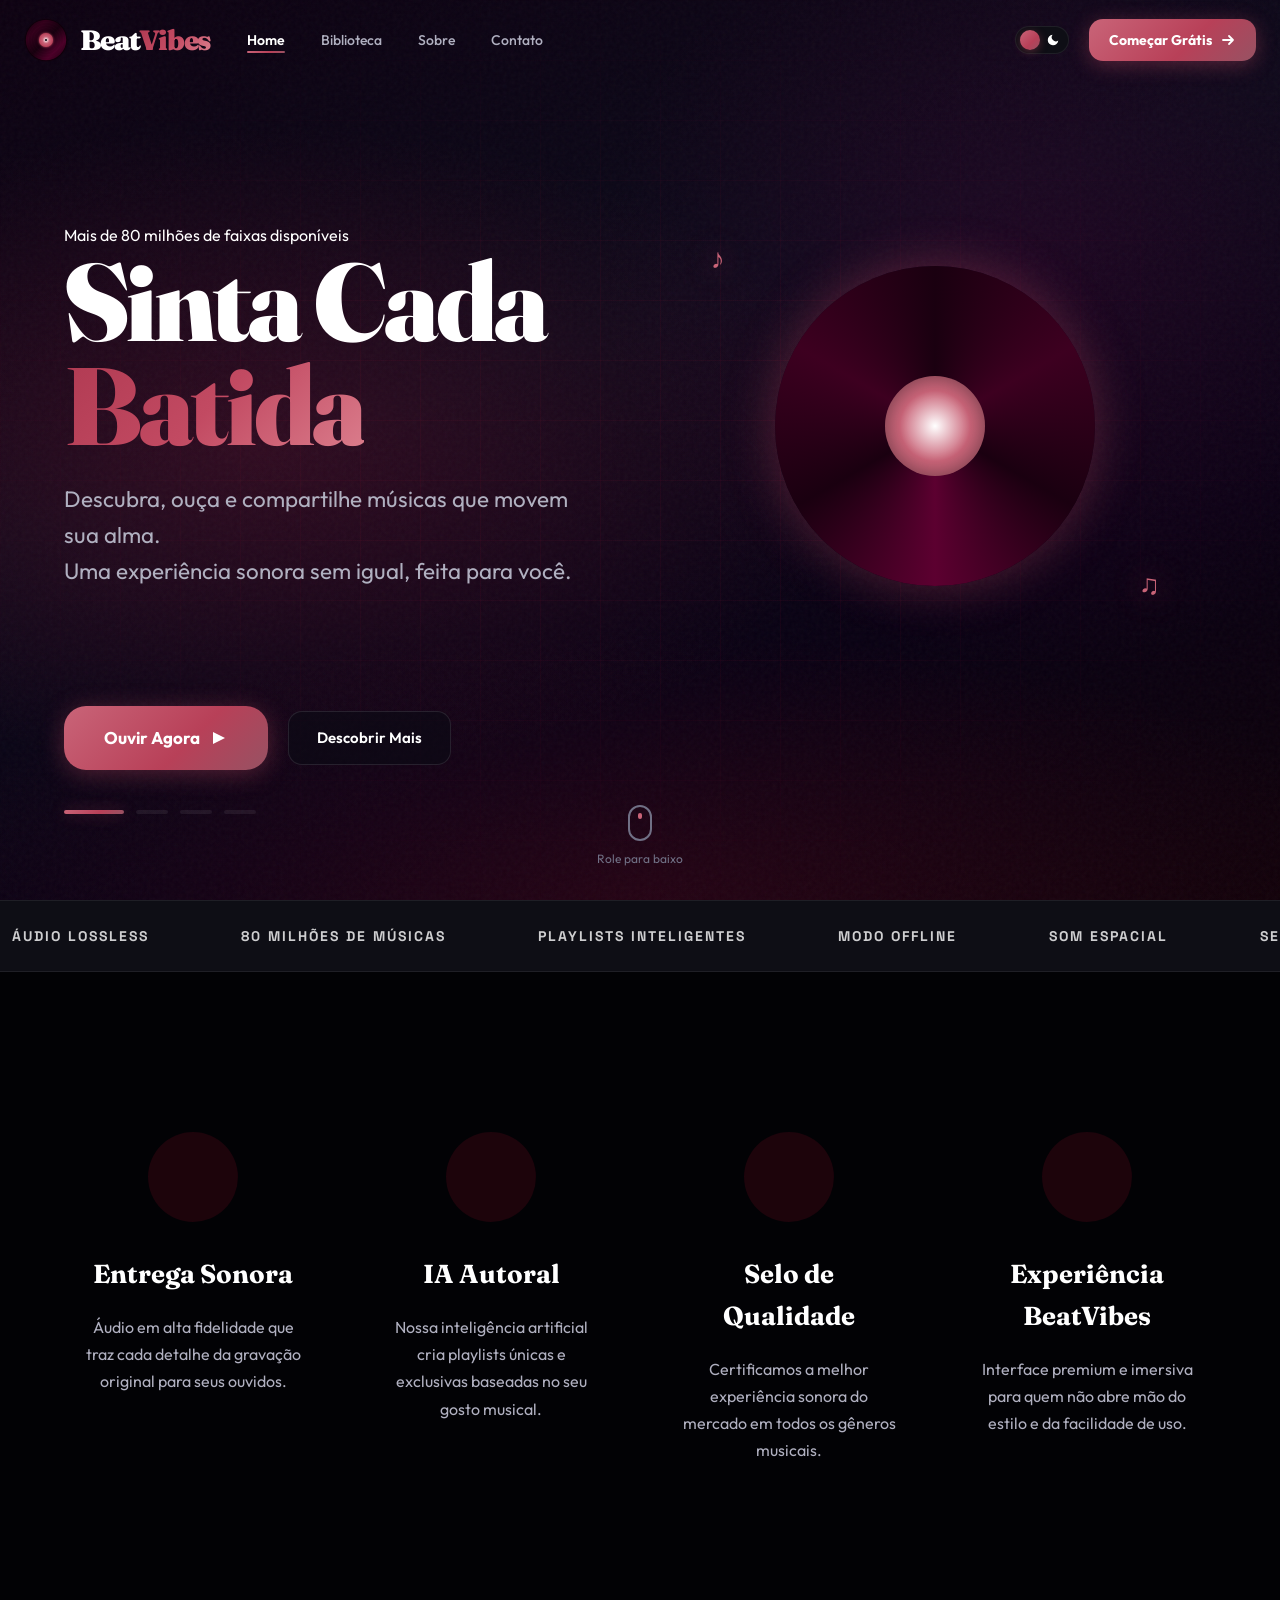
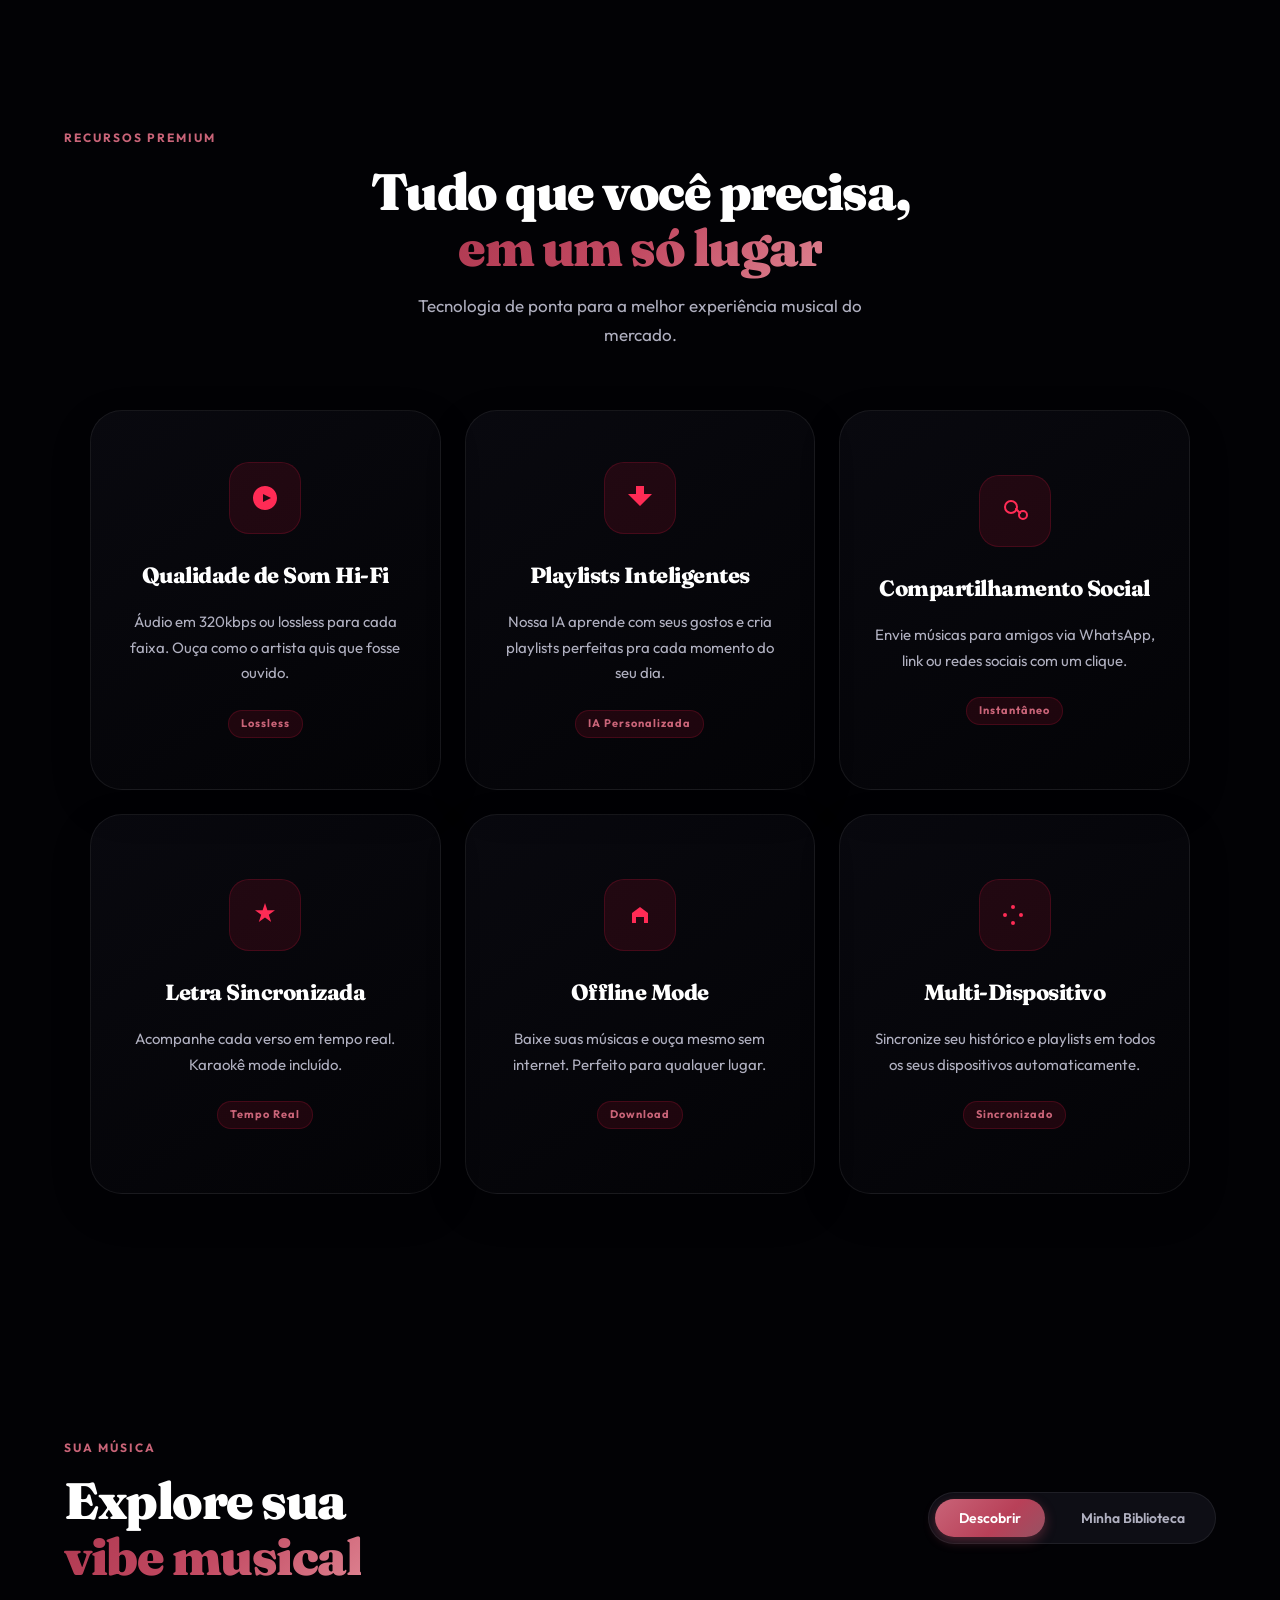
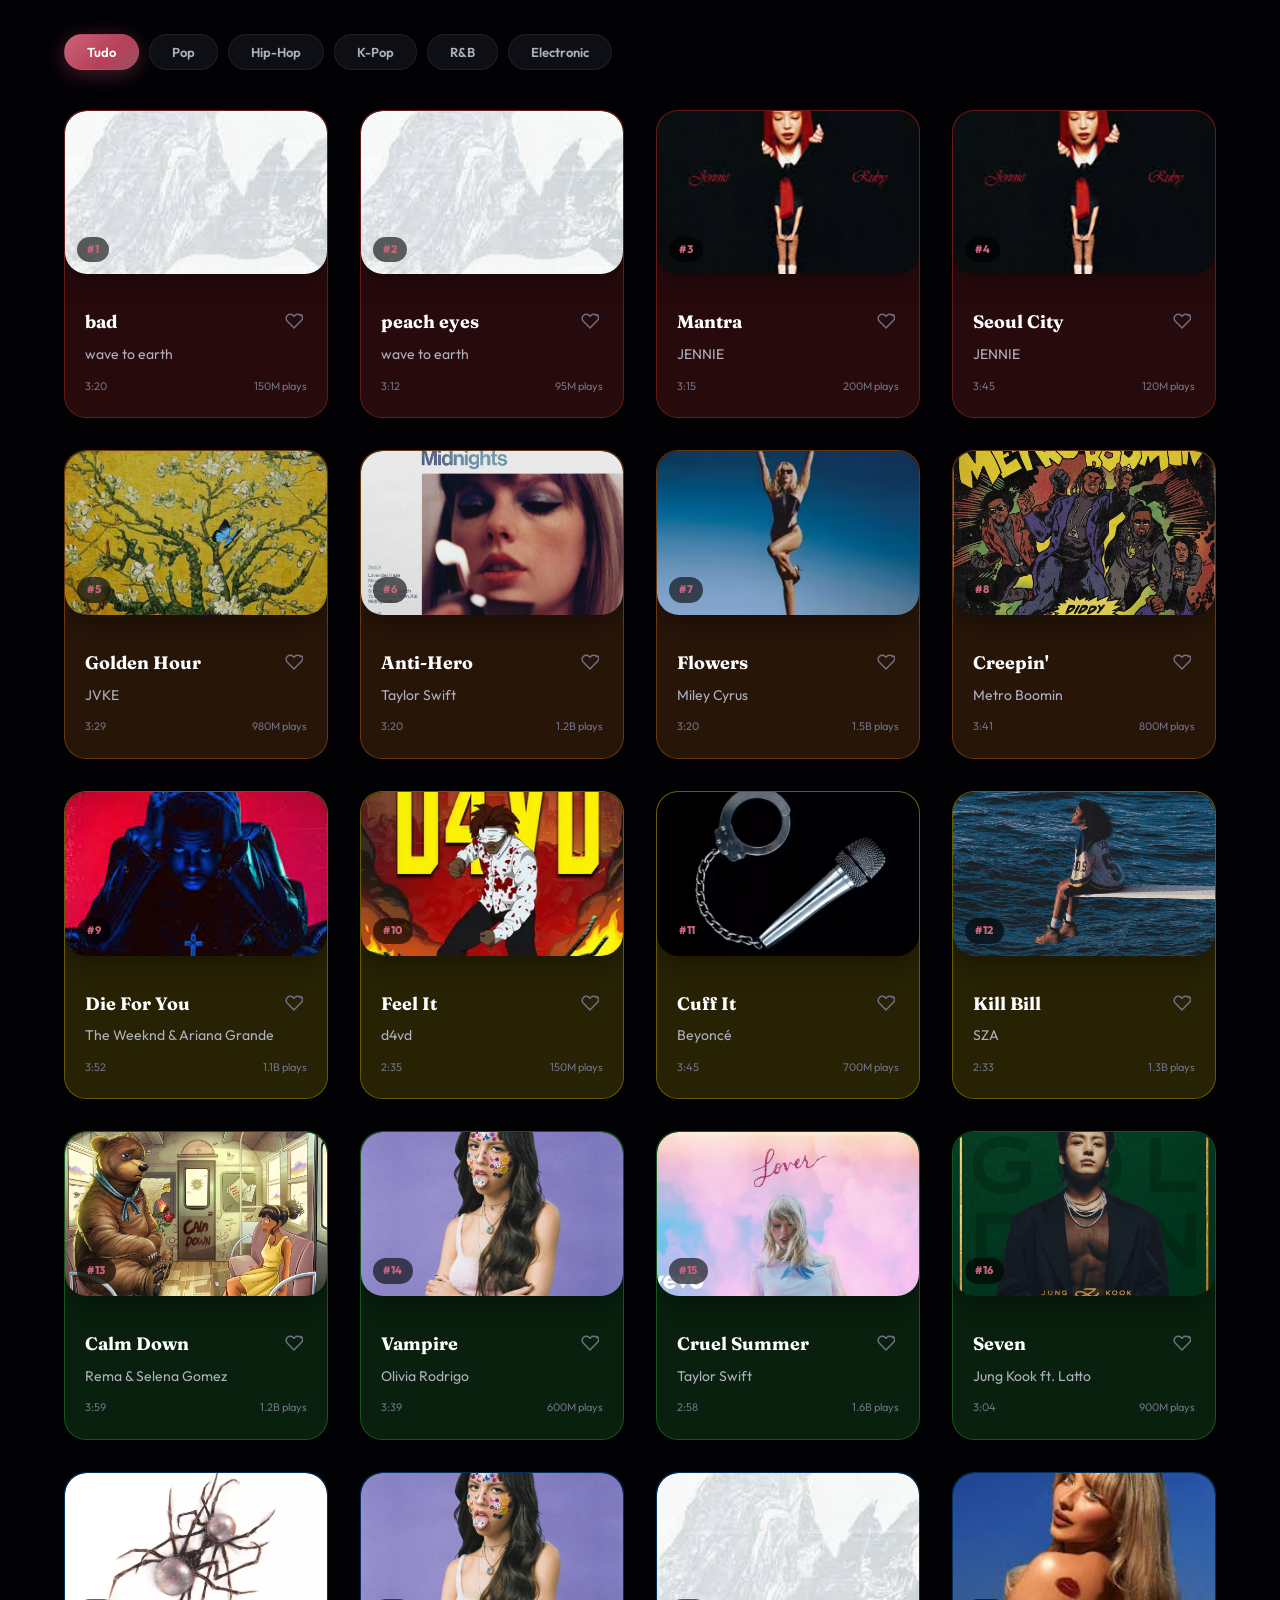
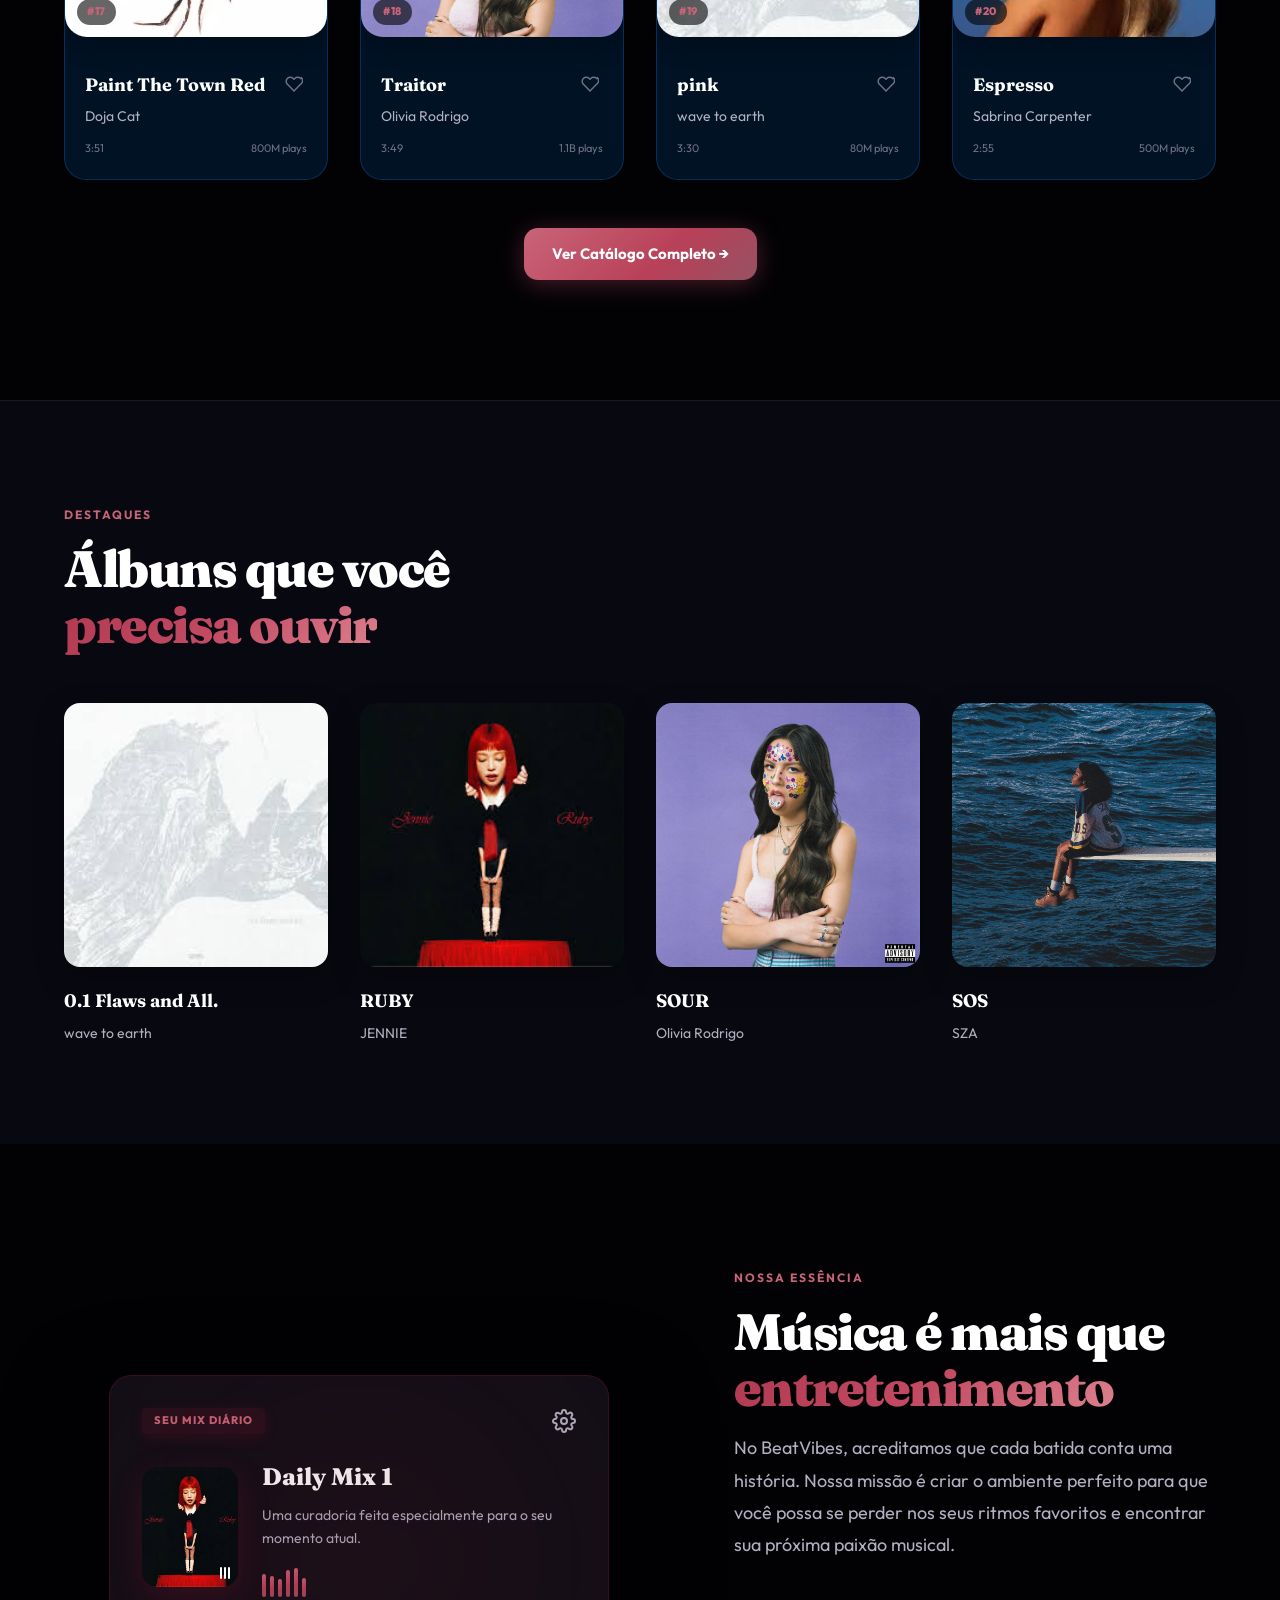
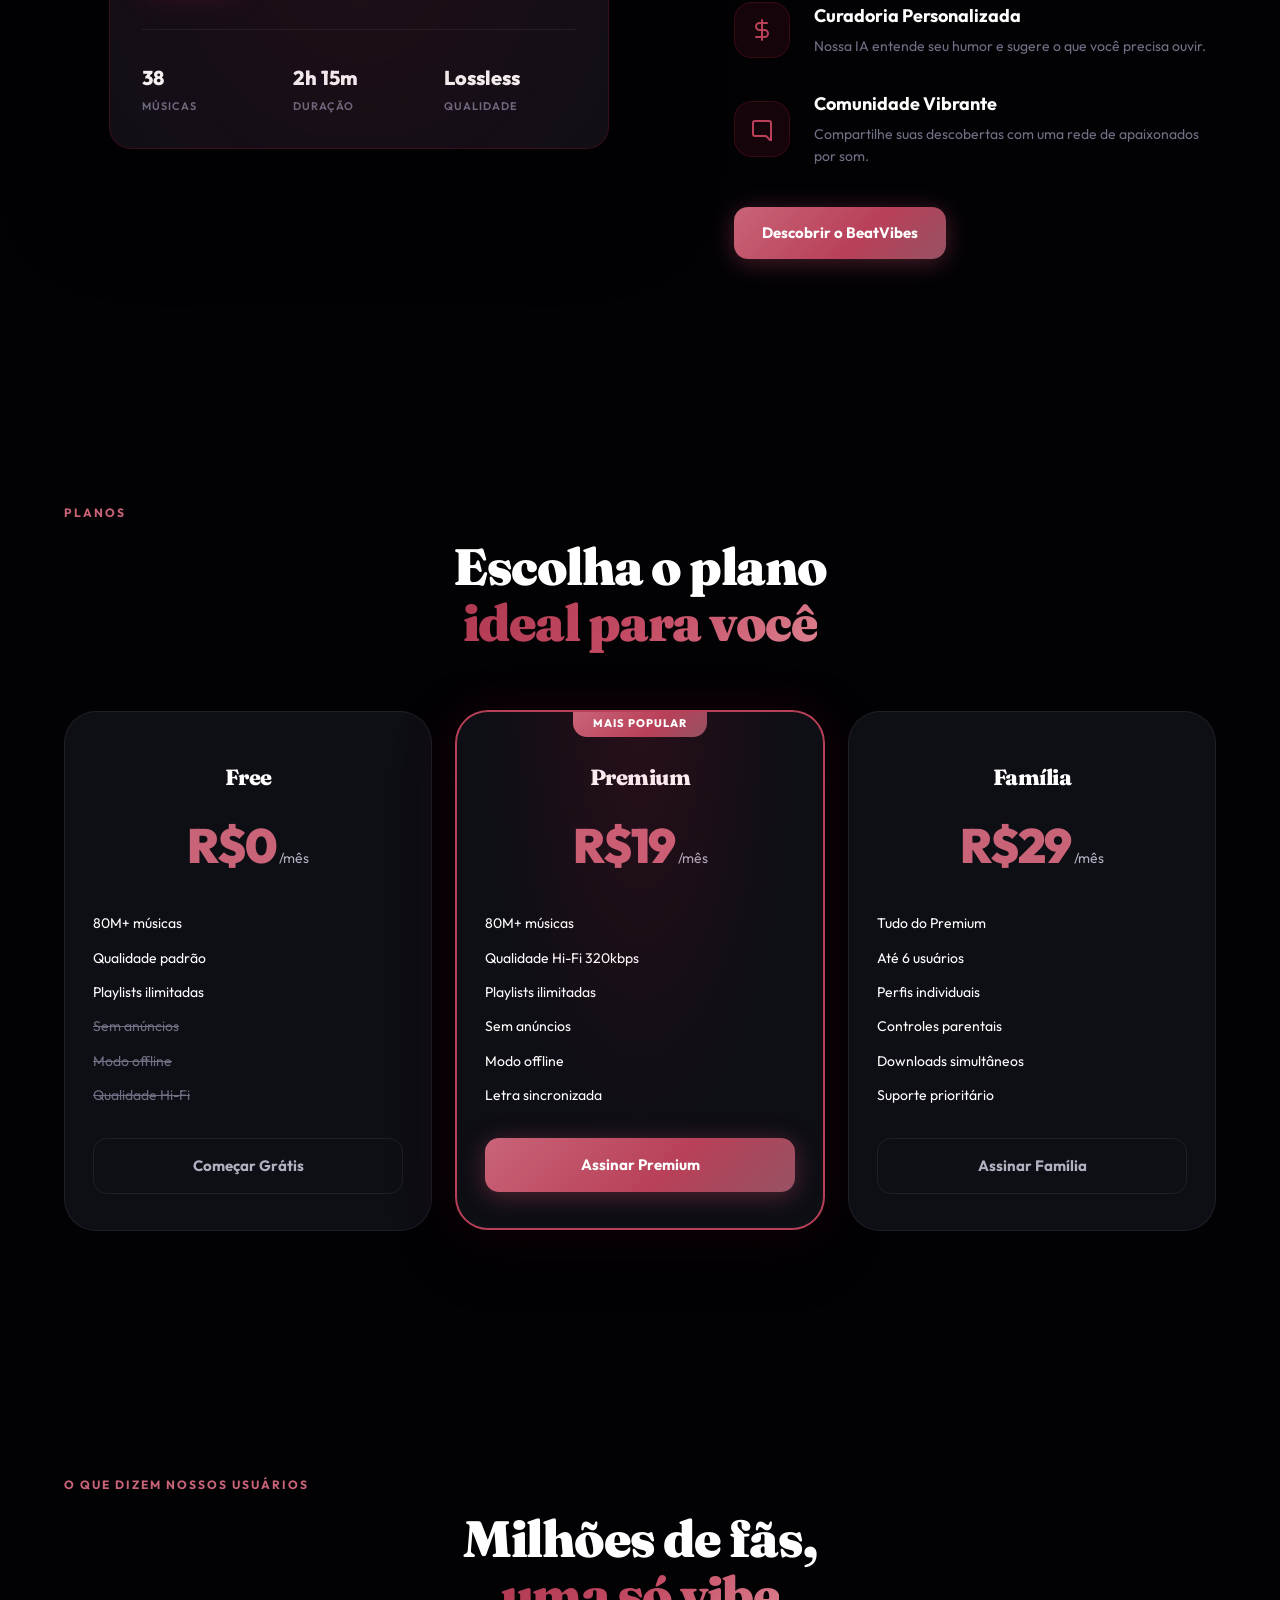
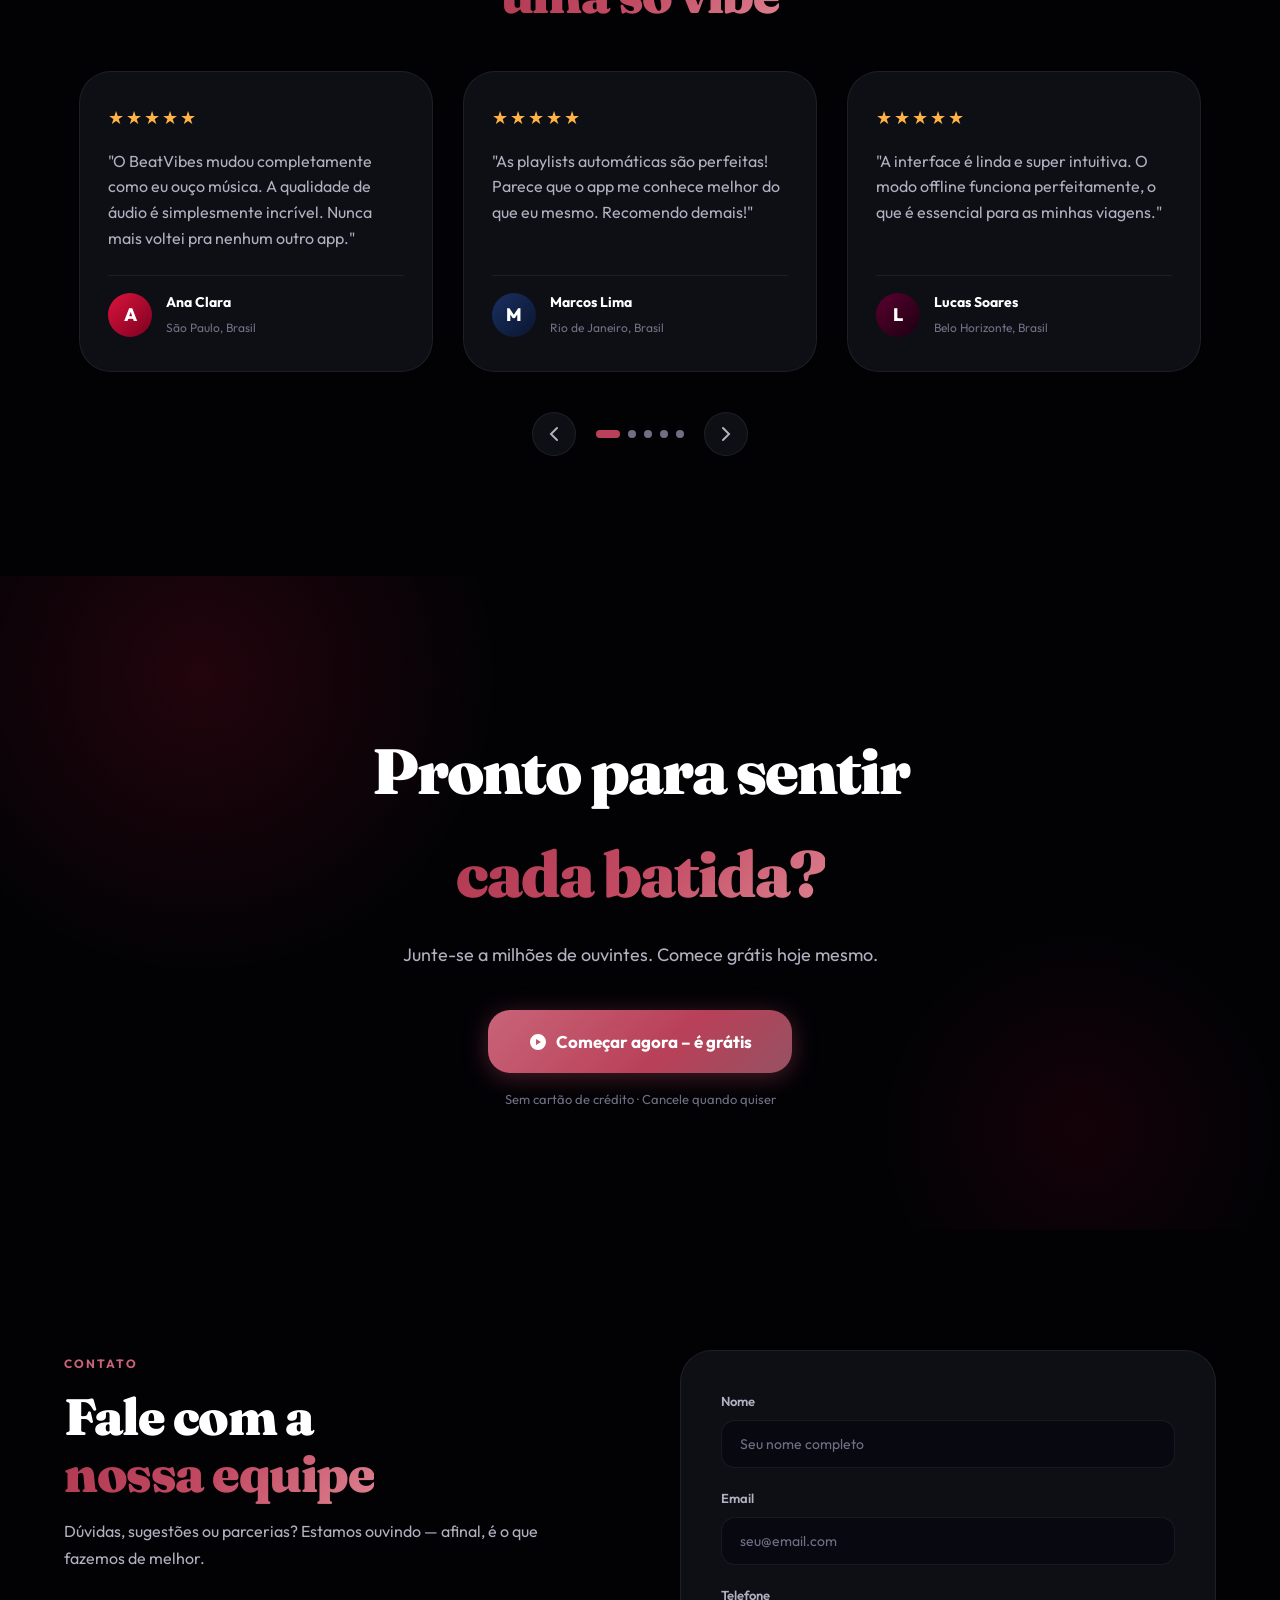
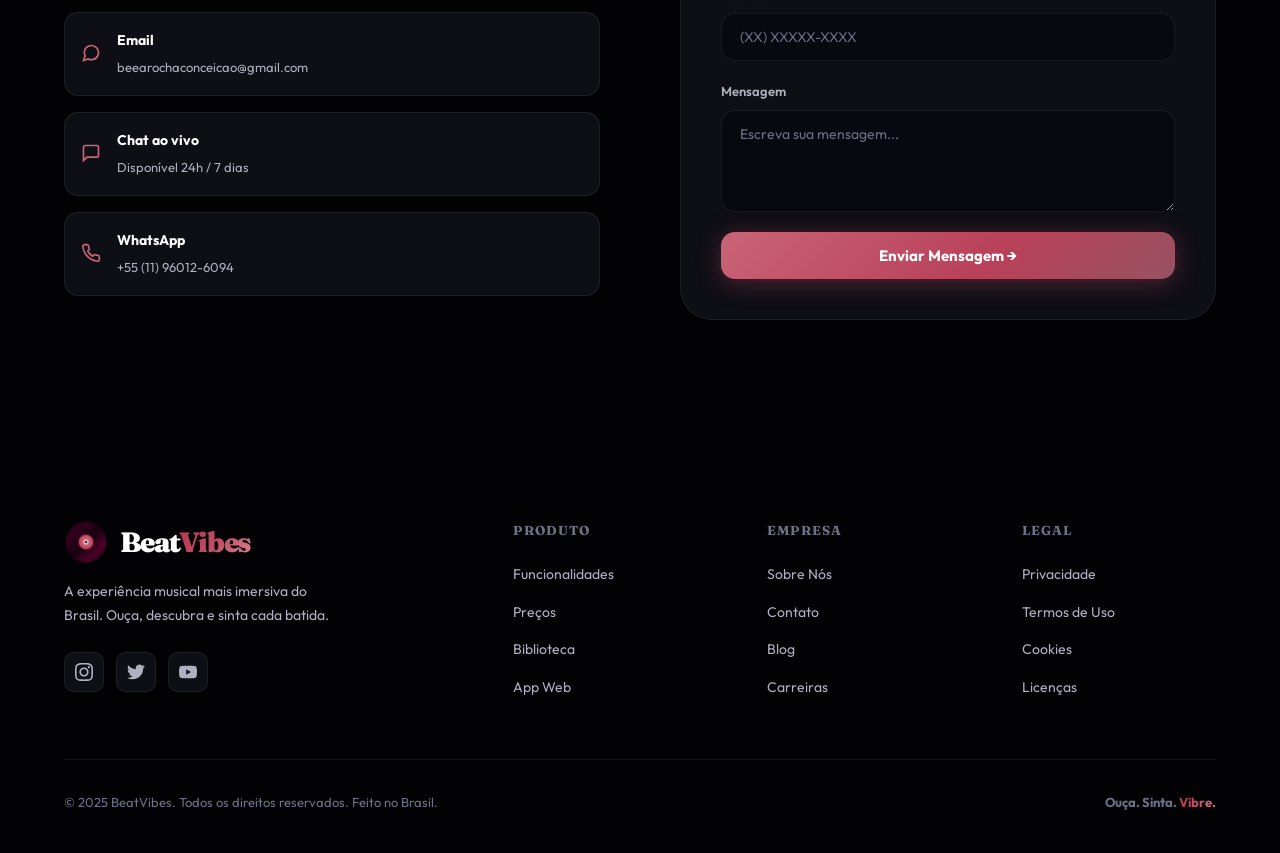
<file: index.html>
<!DOCTYPE html>
<html lang="pt-BR" data-theme="dark">
<head>
  <meta charset="UTF-8" />
  <meta name="viewport" content="width=device-width, initial-scale=1.0" />
  <meta name="description" content="BeatVibes – A experiência de streaming musical mais imersiva. Ouça, descubra e sinta a música de um jeito totalmente novo." />
  <meta name="keywords" content="música, streaming, playlist, BeatVibes, descobrir músicas" />
  <title>BeatVibes – Sinta Cada Batida</title>

  <!-- Fonts -->
  <link rel="preconnect" href="https://fonts.googleapis.com" />
  <link rel="preconnect" href="https://fonts.gstatic.com" crossorigin />
  <link href="https://fonts.googleapis.com/css2?family=Fraunces:opsz,wght@9..144,300;400;500;600;700;800;900&family=Outfit:wght@300;400;500;600;700;800;900&family=Space+Grotesk:wght@400;500;600;700&display=swap" rel="stylesheet" />

  <link rel="stylesheet" href="style.css" />
  <link rel='stylesheet' href='https://cdn-uicons.flaticon.com/2.1.0/uicons-solid-rounded/css/uicons-solid-rounded.css'>
  <link rel='stylesheet' href='https://cdn-uicons.flaticon.com/2.1.0/uicons-bold-rounded/css/uicons-bold-rounded.css'>
</head>
<body>

<!-- ══════════════════════════════════════ -->
  <!--  NAVBAR                               -->
  <!-- ══════════════════════════════════════ -->
  <nav class="navbar" id="navbar">
    <div class="nav-container">

      <!-- Logo -->
      <a href="#home" class="nav-logo" id="navLogo">
        <img src="logo.svg" alt="BeatVibes Icon" class="nav-logo-img" />
        <span class="logo-text">Beat<span class="logo-accent">Vibes</span></span>
      </a>

      <!-- Links -->
      <ul class="nav-links" id="navLinks">
        <li><a href="#home" class="nav-link active" data-section="home">Home</a></li>
        <li><a href="#biblioteca" class="nav-link" data-section="biblioteca">Biblioteca</a></li>
        <li><a href="#sobre" class="nav-link" data-section="sobre">Sobre</a></li>
        <li><a href="#contato" class="nav-link" data-section="contato">Contato</a></li>
      </ul>

      <!-- Actions -->
      <div class="nav-actions">
        <!-- Theme Toggle -->
        <button class="theme-toggle" id="themeToggle" title="Alternar tema" aria-label="Alternar entre modo escuro e claro">
          <div class="toggle-track">
            <span class="toggle-icon sun">
              <svg width="14" height="14" viewBox="0 0 24 24" fill="none" stroke="currentColor" stroke-width="2.5" stroke-linecap="round" stroke-linejoin="round"><circle cx="12" cy="12" r="5"/><line x1="12" y1="1" x2="12" y2="3"/><line x1="12" y1="21" x2="12" y2="23"/><line x1="4.22" y1="4.22" x2="5.64" y2="5.64"/><line x1="18.36" y1="18.36" x2="19.78" y2="19.78"/><line x1="1" y1="12" x2="3" y2="12"/><line x1="21" y1="12" x2="23" y2="12"/><line x1="4.22" y1="19.78" x2="5.64" y2="18.36"/><line x1="18.36" y1="5.64" x2="19.78" y2="4.22"/></svg>
            </span>
            <span class="toggle-icon moon">
              <svg width="14" height="14" viewBox="0 0 24 24" fill="currentColor" stroke="none"><path d="M21 12.79A9 9 0 1 1 11.21 3 7 7 0 0 0 21 12.79z"/></svg>
            </span>
            <div class="toggle-thumb"></div>
          </div>
        </button>

        <!-- CTA -->
        <a href="#" class="btn-nav-cta" id="navCta" onclick="openAuthModal(event)">
          <span>Começar Grátis</span>
          <svg width="16" height="16" viewBox="0 0 16 16" fill="none">
            <path d="M3 8h10M9 4l4 4-4 4" stroke="currentColor" stroke-width="1.8" stroke-linecap="round" stroke-linejoin="round"/>
          </svg>
        </a>

        <!-- Hamburger -->
        <button class="hamburger" id="hamburger" aria-label="Menu" aria-expanded="false">
          <span></span><span></span><span></span>
        </button>
      </div>
    </div>

    <!-- Mobile Menu -->
    <div class="mobile-menu" id="mobileMenu">
      <ul>
        <li><a href="#home" class="mobile-link">Home</a></li>
        <li><a href="#biblioteca" class="mobile-link">Biblioteca</a></li>
        <li><a href="#sobre" class="mobile-link">Sobre</a></li>
        <li><a href="#contato" class="mobile-link">Contato</a></li>
        <li><a href="#" class="mobile-link mobile-cta" onclick="openAuthModal(event)">Começar Grátis →</a></li>
      </ul>
    </div>
  </nav>

  <!-- ══════════════════════════════════════ -->
  <!--  HERO SECTION                          -->
  <!-- ══════════════════════════════════════ -->
  <section class="hero" id="home">
    <!-- Background Elements -->
    <div class="hero-bg">
      <div class="hero-gradient"></div>
      <div class="hero-noise"></div>
    </div>

    <!-- Floating Orbs Removed -->


    <!-- Grid Lines -->
    <div class="hero-grid"></div>

    <!-- Sound Wave Animation -->
    <div class="soundwave-wrap" id="soundwave">
      <div class="bar"></div><div class="bar"></div><div class="bar"></div>
      <div class="bar"></div><div class="bar"></div><div class="bar"></div>
      <div class="bar"></div><div class="bar"></div><div class="bar"></div>
      <div class="bar"></div><div class="bar"></div><div class="bar"></div>
      <div class="bar"></div><div class="bar"></div><div class="bar"></div>
      <div class="bar"></div><div class="bar"></div><div class="bar"></div>
    </div>

    <!-- Hero Content -->
    <div class="hero-content">
      <div class="hero-slider" id="heroSlider">
        
        <!-- Navigation Arrows -->
        <button class="hero-nav prev" id="heroPrev" aria-label="Slide anterior">
          <svg width="24" height="24" viewBox="0 0 24 24" fill="none" stroke="currentColor" stroke-width="2" stroke-linecap="round" stroke-linejoin="round"><polyline points="15 18 9 12 15 6"></polyline></svg>
        </button>
        <button class="hero-nav next" id="heroNext" aria-label="Próximo slide">
          <svg width="24" height="24" viewBox="0 0 24 24" fill="none" stroke="currentColor" stroke-width="2" stroke-linecap="round" stroke-linejoin="round"><polyline points="9 18 15 12 9 6"></polyline></svg>
        </button>

        <!-- Slide 1 -->
        <div class="hero-slide active">
          <div class="hero-text">
            <div class="hero-badge">
              <span class="badge-dot"></span>
              <span>Mais de 80 milhões de faixas disponíveis</span>
            </div>
            <h1 class="hero-title">
              <span class="title-line">Sinta Cada</span>
              <span class="title-line gradient-text">Batida</span>
            </h1>
            <p class="hero-subtitle">
              Descubra, ouça e compartilhe músicas que movem sua alma.<br />
              Uma experiência sonora sem igual, feita para você.
            </p>
          </div>
          <div class="hero-media">
            <div class="media-visual-wrap">
              <div class="media-vinyl">
                <div class="media-center"></div>
              </div>
              <div class="floating-note note-1">♪</div>
              <div class="floating-note note-2">♫</div>
            </div>
          </div>
        </div>

        <!-- Slide 2 -->
        <div class="hero-slide">
          <div class="hero-text">
            <div class="hero-badge">
              <span class="badge-dot"></span>
              <span>Qualidade de Áudio Lossless</span>
            </div>
            <h1 class="hero-title">
              <span class="title-line">Som de Alta</span>
              <span class="title-line gradient-text">Qualidade</span>
            </h1>
            <p class="hero-subtitle">
              Sinta-se dentro do estúdio. Áudio sem perdas para<br />
              ouvidos que exigem o melhor de cada nota musical.
            </p>
          </div>
          <div class="hero-media">
            <div class="media-visual-wrap">
              <div class="media-aura">
                <div class="aura-ring ring-1"></div>
                <div class="aura-ring ring-2"></div>
                <div class="aura-ring ring-3"></div>
                <div class="aura-icon">
                  <svg width="60" height="60" viewBox="0 0 24 24" fill="none" stroke="currentColor" stroke-width="1.5" stroke-linecap="round" stroke-linejoin="round"><path d="M3 18v-6a9 9 0 0 1 18 0v6"/><path d="M21 19a2 2 0 0 1-2 2h-1a2 2 0 0 1-2-2v-3a2 2 0 0 1 2-2h3zM3 19a2 2 0 0 0 2 2h1a2 2 0 0 0 2-2v-3a2 2 0 0 0-2-2H3z"/></svg>
                </div>
              </div>
              <div class="floating-note note-1">♪</div>
              <div class="floating-note note-2">♫</div>
            </div>
          </div>
        </div>

        <!-- Slide 3 -->
        <div class="hero-slide">
          <div class="hero-text">
            <div class="hero-badge">
              <span class="badge-dot"></span>
              <span>Playlists Inteligentes</span>
            </div>
            <h1 class="hero-title">
              <span class="title-line">Sua Vibe, Seu</span>
              <span class="title-line gradient-text">Ritmo</span>
            </h1>
            <p class="hero-subtitle">
              Playlists inteligentes que aprendem com seu gosto.<br />
              Sua trilha sonora pessoal, gerada em tempo real.
            </p>
          </div>
          <div class="hero-media">
            <div class="media-visual-wrap">
              <div class="media-ai">
                <svg class="ai-wave" viewBox="0 0 200 100" preserveAspectRatio="none">
                  <path class="wave-path" d="M0 50 Q 50 10 100 50 T 200 50" stroke="url(#waveGrad)" stroke-width="2" fill="none" />
                  <defs>
                    <linearGradient id="waveGrad" x1="0%" y1="0%" x2="100%" y2="0%">
                      <stop offset="0%" stop-color="var(--crimson)" stop-opacity="0" />
                      <stop offset="50%" stop-color="var(--crimson)" stop-opacity="1" />
                      <stop offset="100%" stop-color="var(--crimson)" stop-opacity="0" />
                    </linearGradient>
                  </defs>
                </svg>
                <div class="ai-core"></div>
              </div>
              <div class="floating-note note-1">♪</div>
              <div class="floating-note note-2">♫</div>
            </div>
          </div>
        </div>

        <!-- Slide 4 -->
        <div class="hero-slide">
          <div class="hero-text">
            <div class="hero-badge">
              <span class="badge-dot"></span>
              <span>Modo Offline & Multi-dispositivo</span>
            </div>
            <h1 class="hero-title">
              <span class="title-line">Música Sem</span>
              <span class="title-line gradient-text">Fronteiras</span>
            </h1>
            <p class="hero-subtitle">
              Baixe suas batidas favoritas e ouça em qualquer lugar.<br />
              Do smartphone ao computador, sem interrupções.
            </p>
          </div>
          <div class="hero-media">
            <div class="media-visual-wrap">
              <div class="media-devices">
                <div class="device phone"></div>
                <div class="device laptop"></div>
                <div class="device cloud-sync">
                  <svg width="32" height="32" viewBox="0 0 24 24" fill="none" stroke="currentColor" stroke-width="2"><path d="M17.5 19L19 19C21.2091 19 23 17.2091 23 15C23 12.7909 21.2091 11 19 11L18.48 11C18.17 7.05 14.73 4 10.5 4C6.27107 4 2.82562 7.0536 2.51733 11.0022M2.51733 11.0022C0.978504 11.2335 0 12.9855 0 15C0 17.2091 1.79086 19 4 19L5.5 19"/><path d="M12 11V21M12 21L9 18M12 21L15 18"/></svg>
                </div>
              </div>
              <div class="floating-note note-1">♪</div>
              <div class="floating-note note-2">♫</div>
            </div>
          </div>
        </div>

      </div>

      <!-- Actions -->
      <div class="hero-actions-container">
        <div class="hero-main-cta">
          <a href="catalogo.html" class="btn-primary btn-large">
            <div class="btn-inner">
              <span>Ouvir Agora</span>
              <svg width="20" height="20" viewBox="0 0 20 20" fill="none">
                <path d="M5 4l12 6-12 6V4z" fill="currentColor"/>
              </svg>
            </div>
            <div class="btn-shine"></div>
          </a>
          <a href="#biblioteca" class="btn-ghost" id="discoverMore">
            <span>Descobrir Mais</span>
          </a>
        </div>

        <!-- Indicators -->
        <div class="hero-dots" id="heroDots">
          <div class="h-dot active" data-index="0"></div>
          <div class="h-dot" data-index="1"></div>
          <div class="h-dot" data-index="2"></div>
          <div class="h-dot" data-index="3"></div>
        </div>
      </div>
    </div>

    <!-- Scroll Indicator -->
    <div class="scroll-hint" id="scrollHint">
      <div class="scroll-mouse">
        <div class="scroll-wheel"></div>
      </div>
      <span>Role para baixo</span>
    </div>
  </section>

  <!-- ══════════════════════════════════════ -->
  <!--  FEATURES TICKER                       -->
  <!-- ══════════════════════════════════════ -->
  <div class="features-ticker">
    <div class="ticker-track">
      <div class="ticker-item"><i class="fi fi-sr-diamond"></i> ÁUDIO LOSSLESS</div>
      <div class="ticker-item"><i class="fi fi-sr-diamond"></i> 80 MILHÕES DE MÚSICAS</div>
      <div class="ticker-item"><i class="fi fi-sr-diamond"></i> PLAYLISTS INTELIGENTES</div>
      <div class="ticker-item"><i class="fi fi-sr-diamond"></i> MODO OFFLINE</div>
      <div class="ticker-item"><i class="fi fi-sr-diamond"></i> SOM ESPACIAL</div>
      <div class="ticker-item"><i class="fi fi-sr-diamond"></i> SEM ANÚNCIOS</div>
      <div class="ticker-item"><i class="fi fi-sr-diamond"></i> LETRA SINCRONIZADA</div>
      <!-- Repetição para o loop infinito -->
      <div class="ticker-item"><i class="fi fi-sr-diamond"></i> ÁUDIO LOSSLESS</div>
      <div class="ticker-item"><i class="fi fi-sr-diamond"></i> 80 MILHÕES DE MÚSICAS</div>
      <div class="ticker-item"><i class="fi fi-sr-diamond"></i> PLAYLISTS INTELIGENTES</div>
      <div class="ticker-item"><i class="fi fi-sr-diamond"></i> MODO OFFLINE</div>
      <div class="ticker-item"><i class="fi fi-sr-diamond"></i> SOM ESPACIAL</div>
      <div class="ticker-item"><i class="fi fi-sr-diamond"></i> SEM ANÚNCIOS</div>
      <div class="ticker-item"><i class="fi fi-sr-diamond"></i> LETRA SINCRONIZADA</div>
    </div>
  </div>

  <!-- ══════════════════════════════════════ -->
  <!--  FEATURES SHOWCASE                     -->
  <!-- ══════════════════════════════════════ -->
  <section class="features-showcase">
    <div class="container">
      <div class="showcase-grid">
        
        <div class="showcase-card" data-aos="fade-up" data-aos-delay="100">
          <div class="showcase-icon-box">
            <i class="fi fi-br-shield-check"></i>
          </div>
          <h3>Entrega Sonora</h3>
          <p>Áudio em alta fidelidade que traz cada detalhe da gravação original para seus ouvidos.</p>
        </div>

        <div class="showcase-card" data-aos="fade-up" data-aos-delay="200">
          <div class="showcase-icon-box">
            <i class="fi fi-br-magic-wand"></i>
          </div>
          <h3>IA Autoral</h3>
          <p>Nossa inteligência artificial cria playlists únicas e exclusivas baseadas no seu gosto musical.</p>
        </div>

        <div class="showcase-card" data-aos="fade-up" data-aos-delay="300">
          <div class="showcase-icon-box">
            <i class="fi fi-br-star"></i>
          </div>
          <h3>Selo de Qualidade</h3>
          <p>Certificamos a melhor experiência sonora do mercado em todos os gêneros musicais.</p>
        </div>

        <div class="showcase-card" data-aos="fade-up" data-aos-delay="400">
          <div class="showcase-icon-box">
            <i class="fi fi-br-gift"></i>
          </div>
          <h3>Experiência BeatVibes</h3>
          <p>Interface premium e imersiva para quem não abre mão do estilo e da facilidade de uso.</p>
        </div>

      </div>
    </div>
  </section>

  <!-- ══════════════════════════════════════ -->
  <!--  NOW PLAYING CARD (FLOATING)           -->
  <!-- ══════════════════════════════════════ -->
  <div class="floating-player" id="floatingPlayer">
    <button class="fp-close" id="fpClose" aria-label="Fechar Player">
      <svg width="14" height="14" viewBox="0 0 24 24" fill="none" stroke="currentColor" stroke-width="3"><line x1="18" y1="6" x2="6" y2="18"/><line x1="6" y1="6" x2="18" y2="18"/></svg>
    </button>
    <div class="fp-glow"></div>
    <div class="fp-art">
      <div class="fp-vinyl">
        <div class="fp-center"></div>
      </div>
    </div>
    <div class="fp-info">
      <span class="fp-label">Tocando Agora</span>
      <span class="fp-title">Blinding Lights</span>
      <span class="fp-artist">The Weeknd</span>
      <div class="fp-progress">
        <div class="fp-bar"><div class="fp-fill"></div></div>
        <span class="fp-time">2:31 / 3:20</span>
      </div>
    </div>
    <div class="fp-controls">
      <button class="fp-btn-sm" id="fpPrev" aria-label="Música Anterior">
        <svg width="14" height="14" viewBox="0 0 18 18" fill="none">
          <path d="M5 14V4h2v10H5zm10 0l-7-5 7-5v10z" fill="currentColor"/>
        </svg>
      </button>
      <button class="fp-btn" id="fpPlay" aria-label="Play/Pause">
        <svg width="18" height="18" viewBox="0 0 18 18" fill="none">
          <rect x="4" y="4" width="3" height="10" rx="1" fill="currentColor"/><rect x="11" y="4" width="3" height="10" rx="1" fill="currentColor"/>
        </svg>
      </button>
      <button class="fp-btn-sm" id="fpNext" aria-label="Próxima Música">
        <svg width="14" height="14" viewBox="0 0 18 18" fill="none">
          <path d="M3 4l7 5-7 5V4zm10 0v10h-2V4h2z" fill="currentColor"/>
        </svg>
      </button>
      <button class="fp-btn-lyrics" id="fpLyrics" title="Letras">
        <svg width="16" height="16" viewBox="0 0 24 24" fill="none" stroke="currentColor" stroke-width="2" stroke-linecap="round" stroke-linejoin="round"><path d="M12 20h9"/><path d="M16.5 3.5a2.121 2.121 0 0 1 3 3L7 19l-4 1 1-4L16.5 3.5z"/></svg>
      </button>
    </div>

    <!-- Lyrics Panel -->
    <div class="lyrics-panel" id="lyricsPanel">
      <div class="lyrics-header">
        <span style="font-weight: 700; font-size: 14px;">Letras Sincronizadas</span>
        <button class="fp-btn-sm" onclick="toggleLyrics()" style="border:none; background:transparent;">
          <svg width="14" height="14" viewBox="0 0 24 24" fill="none" stroke="currentColor" stroke-width="2.5"><line x1="18" y1="6" x2="6" y2="18"/><line x1="6" y1="6" x2="18" y2="18"/></svg>
        </button>
      </div>
      <div class="lyrics-content" id="lyricsContent">
        <!-- Lines injected by JS -->
      </div>
    </div>
  </div>

  <!-- ══════════════════════════════════════ -->
  <!--  FEATURES SECTION                      -->
  <!-- ══════════════════════════════════════ -->
  <section class="features" id="features">
    <div class="container">
      <div class="section-tag" data-aos="fade-up">Recursos Premium</div>
      <h2 class="section-title" data-aos="fade-up" data-aos-delay="100">
        Tudo que você precisa,<br /><span class="gradient-text">em um só lugar</span>
      </h2>
      <p class="section-desc" data-aos="fade-up" data-aos-delay="150">
        Tecnologia de ponta para a melhor experiência musical do mercado.
      </p>

      <div class="features-grid">

        <div class="feature-card" data-aos="fade-up" data-aos-delay="100">
          <div class="feature-icon">
            <svg width="32" height="32" viewBox="0 0 32 32" fill="none">
              <path d="M16 4C9.373 4 4 9.373 4 16s5.373 12 12 12 12-5.373 12-12S22.627 4 16 4zm-2 16V12l8 4-8 4z" fill="url(#f1)"/>
              <defs><linearGradient id="f1" x1="4" y1="4" x2="28" y2="28"><stop stop-color="#FF2B55"/><stop offset="1" stop-color="#DC143C"/></linearGradient></defs>
            </svg>
          </div>
          <h3>Qualidade de Som Hi-Fi</h3>
          <p>Áudio em 320kbps ou lossless para cada faixa. Ouça como o artista quis que fosse ouvido.</p>
          <div class="feature-badge">Lossless</div>
        </div>

        <div class="feature-card" data-aos="fade-up" data-aos-delay="150">
          <div class="feature-icon">
            <svg width="32" height="32" viewBox="0 0 32 32" fill="none">
              <path d="M28 12H20V4H12v8H4l12 12 12-12z" fill="url(#f2)"/>
              <defs><linearGradient id="f2" x1="4" y1="4" x2="28" y2="28"><stop stop-color="#FF2B55"/><stop offset="1" stop-color="#DC143C"/></linearGradient></defs>
            </svg>
          </div>
          <h3>Playlists Inteligentes</h3>
          <p>Nossa IA aprende com seus gostos e cria playlists perfeitas pra cada momento do seu dia.</p>
          <div class="feature-badge">IA Personalizada</div>
        </div>

        <div class="feature-card" data-aos="fade-up" data-aos-delay="200">
          <div class="feature-icon">
            <svg width="32" height="32" viewBox="0 0 32 32" fill="none">
              <circle cx="12" cy="12" r="6" stroke="url(#f3)" stroke-width="2"/>
              <circle cx="24" cy="20" r="4" stroke="url(#f3)" stroke-width="2"/>
              <path d="M17 14l4 4" stroke="url(#f3)" stroke-width="2" stroke-linecap="round"/>
              <defs><linearGradient id="f3" x1="4" y1="4" x2="28" y2="28"><stop stop-color="#FF2B55"/><stop offset="1" stop-color="#DC143C"/></linearGradient></defs>
            </svg>
          </div>
          <h3>Compartilhamento Social</h3>
          <p>Envie músicas para amigos via WhatsApp, link ou redes sociais com um clique.</p>
          <div class="feature-badge">Instantâneo</div>
        </div>

        <div class="feature-card" data-aos="fade-up" data-aos-delay="250">
          <div class="feature-icon">
            <svg width="32" height="32" viewBox="0 0 32 32" fill="none">
              <path d="M16 4l2.4 7.2H26l-6.2 4.5 2.4 7.2L16 18.4l-6.2 4.5 2.4-7.2L6 11.2h7.6L16 4z" fill="url(#f4)"/>
              <defs><linearGradient id="f4" x1="4" y1="4" x2="28" y2="28"><stop stop-color="#FF2B55"/><stop offset="1" stop-color="#DC143C"/></linearGradient></defs>
            </svg>
          </div>
          <h3>Letra Sincronizada</h3>
          <p>Acompanhe cada verso em tempo real. Karaokê mode incluído.</p>
          <div class="feature-badge">Tempo Real</div>
        </div>

        <div class="feature-card" data-aos="fade-up" data-aos-delay="300">
          <div class="feature-icon">
            <svg width="32" height="32" viewBox="0 0 32 32" fill="none">
              <path d="M8 24V14l8-6 8 6v10H20v-6h-8v6H8z" fill="url(#f5)"/>
              <defs><linearGradient id="f5" x1="4" y1="4" x2="28" y2="28"><stop stop-color="#FF2B55"/><stop offset="1" stop-color="#DC143C"/></linearGradient></defs>
            </svg>
          </div>
          <h3>Offline Mode</h3>
          <p>Baixe suas músicas e ouça mesmo sem internet. Perfeito para qualquer lugar.</p>
          <div class="feature-badge">Download</div>
        </div>

        <div class="feature-card" data-aos="fade-up" data-aos-delay="350">
          <div class="feature-icon">
            <svg width="32" height="32" viewBox="0 0 32 32" fill="none">
              <path d="M14 6a2 2 0 100 4 2 2 0 000-4zM6 14a2 2 0 100 4 2 2 0 000-4zM22 14a2 2 0 100 4 2 2 0 000-4zM14 22a2 2 0 100 4 2 2 0 000-4z" fill="url(#f6)"/>
              <defs><linearGradient id="f6" x1="4" y1="4" x2="28" y2="28"><stop stop-color="#FF2B55"/><stop offset="1" stop-color="#DC143C"/></linearGradient></defs>
            </svg>
          </div>
          <h3>Multi-Dispositivo</h3>
          <p>Sincronize seu histórico e playlists em todos os seus dispositivos automaticamente.</p>
          <div class="feature-badge">Sincronizado</div>
        </div>



      </div>
    </div>
  </section>

  <!-- ══════════════════════════════════════ -->
  <!--  BIBLIOTECA / TRENDING                 -->
  <!-- ══════════════════════════════════════ -->
  <section class="biblioteca" id="biblioteca">
    <div class="container">
      <div class="lib-header" data-aos="fade-up">
        <div class="lib-title-wrap">
          <div class="section-tag">Sua Música</div>
          <h2 class="section-title">
            Explore sua<br /><span class="gradient-text">vibe musical</span>
          </h2>
        </div>
        
        <div class="lib-tabs">
          <button class="lib-tab-btn active" data-target="pane-trending">Descobrir</button>
          <button class="lib-tab-btn" data-target="pane-mine">Minha Biblioteca</button>
        </div>
      </div>

      <!-- Content Panes -->
      <div class="lib-panes">
        
        <!-- Pane 1: Trending -->
        <div class="lib-content-pane active" id="pane-trending">
          <div class="genre-filters" data-aos="fade-up" data-aos-delay="150">
            <button class="genre-btn active" data-genre="all" id="btnAll">Tudo</button>
            <button class="genre-btn" data-genre="pop" id="btnPop">Pop</button>
            <button class="genre-btn" data-genre="hiphop" id="btnHiphop">Hip-Hop</button>
            <button class="genre-btn" data-genre="kpop" id="btnKpop">K-Pop</button>
            <button class="genre-btn" data-genre="rb" id="btnRb">R&B</button>
            <button class="genre-btn" data-genre="electronic" id="btnElectronic">Electronic</button>
          </div>

          <div class="tracks-grid" id="tracksGrid">
            <!-- Dynamic content from app.js -->
          </div>

          <div class="lib-cta" data-aos="fade-up">
            <a href="catalogo.html" class="btn-primary magnetic" id="libCta">
              <span class="btn-inner">Ver Catálogo Completo →</span>
              <div class="btn-shine"></div>
            </a>
          </div>
        </div>

        <!-- Pane 2: My Library -->
        <div class="lib-content-pane" id="pane-mine">
          <div class="lib-section-title">
            <span>Minhas Playlists</span>
          </div>
          <div class="my-lib-grid">
            <button class="btn-create-playlist" id="btnCreatePlaylist">
              <svg width="24" height="24" viewBox="0 0 24 24" fill="none" stroke="currentColor" stroke-width="2"><line x1="12" y1="5" x2="12" y2="19"/><line x1="5" y1="12" x2="19" y2="12"/></svg>
              <span>Criar Nova Playlist</span>
            </button>
            <div id="userPlaylists" style="display: contents;">
              <!-- Playlist cards seriam inseridos aqui -->
            </div>
          </div>

          <div class="lib-section-title" style="justify-content: space-between;">
            <span>Músicas Curtidas</span>
            <div class="offline-toggle" id="offlineAllToggle">
              <span style="font-size: 12px; font-weight: 500; color: var(--txt-2);">Modo Offline</span>
              <div class="toggle-switch"></div>
            </div>
          </div>
          <div class="tracks-grid" id="likedTracksGrid">
            <p id="noLikedMsg" style="grid-column: 1/-1; text-align: center; color: var(--txt-3); padding: 40px;">Você ainda não curtiu nenhuma música.</p>
          </div>
        </div>

      </div>
    </div>
  </section>

  <!-- ══════════════════════════════════════ -->
  <!--  ÁLBUNS / ALBUMS                       -->
  <!-- ══════════════════════════════════════ -->
  <section class="albums" id="albums" style="padding: 100px 0; background: var(--bg-2); border-top: 1px solid var(--border-soft);">
    <div class="container">
      <div class="section-tag" data-aos="fade-up">Destaques</div>
      <h2 class="section-title" data-aos="fade-up" data-aos-delay="100">
        Álbuns que você<br /><span class="gradient-text">precisa ouvir</span>
      </h2>

      <div class="albums-grid" id="albumsGrid" style="display: grid; grid-template-columns: repeat(auto-fill, minmax(220px, 1fr)); gap: 32px; margin-top: 50px;">
        <!-- Dynamic content from app.js -->
      </div>
    </div>
  </section>

  <!-- ══════════════════════════════════════ -->
  <!--  SOBRE / ABOUT                         -->
  <!-- ══════════════════════════════════════ -->
  <section class="sobre" id="sobre">
    <div class="container">
      <div class="sobre-grid">

        <!-- Left: Visual Highlight -->
        <div class="sobre-visual" data-aos="fade-right">
          <div class="daily-mix-highlight">
            <div class="dm-glow"></div>
            <div class="dm-header">
              <span class="dm-badge">SEU MIX DIÁRIO</span>
              <svg width="24" height="24" viewBox="0 0 24 24" fill="none" stroke="currentColor" stroke-width="2" stroke-linecap="round" stroke-linejoin="round"><circle cx="12" cy="12" r="3"/><path d="M19.4 15a1.65 1.65 0 0 0 .33 1.82l.06.06a2 2 0 0 1 0 2.83 2 2 0 0 1-2.83 0l-.06-.06a1.65 1.65 0 0 0-1.82-.33 1.65 1.65 0 0 0-1 1.51V21a2 2 0 0 1-2 2 2 2 0 0 1-2-2v-.09A1.65 1.65 0 0 0 9 19.4a1.65 1.65 0 0 0-1.82.33l-.06.06a2 2 0 0 1-2.83 0 2 2 0 0 1 0-2.83l.06-.06a1.65 1.65 0 0 0 .33-1.82 1.65 1.65 0 0 0-1.51-1H3a2 2 0 0 1-2-2 2 2 0 0 1 2-2h.09A1.65 1.65 0 0 0 4.6 9a1.65 1.65 0 0 0-.33-1.82l-.06-.06a2 2 0 0 1 0-2.83 2 2 0 0 1 2.83 0l.06.06a1.65 1.65 0 0 0 1.82.33H9a1.65 1.65 0 0 0 1-1.51V3a2 2 0 0 1 2-2 2 2 0 0 1 2 2v.09a1.65 1.65 0 0 0 1 1.51 1.65 1.65 0 0 0 1.82-.33l.06-.06a2 2 0 0 1 2.83 0 2 2 0 0 1 0 2.83l-.06.06a1.65 1.65 0 0 0-.33 1.82V9a1.65 1.65 0 0 0 1.51 1H21a2 2 0 0 1 2 2 2 2 0 0 1-2 2h-.09a1.65 1.65 0 0 0-1.51 1z"/></svg>
            </div>
            
            <div class="dm-content">
              <div class="dm-art" style="background-image: url('assets/ruby.png'); background-size: cover; background-position: center;">
                <div class="dm-playing-indicator">
                  <span></span><span></span><span></span>
                </div>
              </div>
              <div class="dm-info">
                <h3>Daily Mix 1</h3>
                <p>Uma curadoria feita especialmente para o seu momento atual.</p>
                <div class="dm-visualizer">
                  <span></span><span></span><span></span><span></span><span></span><span></span>
                </div>
              </div>
            </div>

            <div class="dm-stats">
              <div class="dm-stat-item">
                <span>38</span>
                <small>Músicas</small>
              </div>
              <div class="dm-stat-item">
                <span>2h 15m</span>
                <small>Duração</small>
              </div>
              <div class="dm-stat-item">
                <span>Lossless</span>
                <small>Qualidade</small>
              </div>
            </div>
          </div>
        </div>

        <!-- Right: Brand Philosophy -->
        <div class="sobre-content" data-aos="fade-left">
          <div class="section-tag">Nossa Essência</div>
          <h2 class="section-title">
            Música é mais que<br /><span class="gradient-text">entretenimento</span>
          </h2>
          <p class="sobre-text">
            No BeatVibes, acreditamos que cada batida conta uma história. Nossa missão é criar o ambiente perfeito para que você possa se perder nos seus ritmos favoritos e encontrar sua próxima paixão musical.
          </p>
          
          <div class="sobre-features">
            <div class="sf-item">
              <div class="sf-icon">
                <svg width="24" height="24" viewBox="0 0 24 24" fill="none" stroke="currentColor" stroke-width="2" stroke-linecap="round" stroke-linejoin="round"><path d="M12 2v20M17 5H9.5a3.5 3.5 0 0 0 0 7h5a3.5 3.5 0 0 1 0 7H6"/></svg>
              </div>
              <div>
                <strong>Curadoria Personalizada</strong>
                <p>Nossa IA entende seu humor e sugere o que você precisa ouvir.</p>
              </div>
            </div>
            <div class="sf-item">
              <div class="sf-icon">
                <svg width="24" height="24" viewBox="0 0 24 24" fill="none" stroke="currentColor" stroke-width="2" stroke-linecap="round" stroke-linejoin="round"><path d="M21 15V6a2 2 0 0 0-2-2H5a2 2 0 0 0-2 2v11a2 2 0 0 0 2 2h11l5 5z"/></svg>
              </div>
              <div>
                <strong>Comunidade Vibrante</strong>
                <p>Compartilhe suas descobertas com uma rede de apaixonados por som.</p>
              </div>
            </div>
          </div>

          <div class="sobre-cta" style="margin-top: 40px;">
            <a href="catalogo.html" class="btn-primary" id="sobreBtn">Descobrir o BeatVibes</a>
          </div>
        </div>

      </div>
    </div>
  </section>

  <!-- ══════════════════════════════════════ -->
  <!--  PLANOS / PRICING                      -->
  <!-- ══════════════════════════════════════ -->
  <section class="planos" id="planos">
    <div class="container">
      <div class="section-tag" data-aos="fade-up">Planos</div>
      <h2 class="section-title" data-aos="fade-up" data-aos-delay="100">
        Escolha o plano<br /><span class="gradient-text">ideal para você</span>
      </h2>

      <div class="planos-grid">

        <!-- Free -->
        <div class="plano-card" data-aos="fade-up" data-aos-delay="100">
          <div class="plano-header">
            <span class="plano-icon"></span>
            <h3 class="plano-name">Free</h3>
            <div class="plano-price">
              <span class="price-val">R$0</span>
              <span class="price-period">/mês</span>
            </div>
          </div>
          <ul class="plano-features">
            <li class="feat-yes">80M+ músicas</li>
            <li class="feat-yes">Qualidade padrão</li>
            <li class="feat-yes">Playlists ilimitadas</li>
            <li class="feat-no">Sem anúncios</li>
            <li class="feat-no">Modo offline</li>
            <li class="feat-no">Qualidade Hi-Fi</li>
          </ul>
          <a href="#" class="plano-btn plano-btn--ghost" id="planFreeBtn" onclick="openAuthModal(event)">Começar Grátis</a>
        </div>

        <!-- Premium (Destaque) -->
        <div class="plano-card plano-card--featured" data-aos="fade-up" data-aos-delay="150">
          <div class="plano-glow"></div>
          <div class="plano-badge-popular">Mais Popular</div>
          <div class="plano-header">
            <span class="plano-icon"></span>
            <h3 class="plano-name">Premium</h3>
            <div class="plano-price">
              <span class="price-val">R$19</span>
              <span class="price-period">/mês</span>
            </div>
          </div>
          <ul class="plano-features">
            <li class="feat-yes">80M+ músicas</li>
            <li class="feat-yes">Qualidade Hi-Fi 320kbps</li>
            <li class="feat-yes">Playlists ilimitadas</li>
            <li class="feat-yes">Sem anúncios</li>
            <li class="feat-yes">Modo offline</li>
            <li class="feat-yes">Letra sincronizada</li>
          </ul>
          <a href="#" class="plano-btn plano-btn--primary" id="planPremiumBtn" onclick="openAuthModal(event)">Assinar Premium</a>
        </div>

        <!-- Família -->
        <div class="plano-card" data-aos="fade-up" data-aos-delay="200">
          <div class="plano-header">
            <span class="plano-icon"></span>
            <h3 class="plano-name">Família</h3>
            <div class="plano-price">
              <span class="price-val">R$29</span>
              <span class="price-period">/mês</span>
            </div>
          </div>
          <ul class="plano-features">
            <li class="feat-yes">Tudo do Premium</li>
            <li class="feat-yes">Até 6 usuários</li>
            <li class="feat-yes">Perfis individuais</li>
            <li class="feat-yes">Controles parentais</li>
            <li class="feat-yes">Downloads simultâneos</li>
            <li class="feat-yes">Suporte prioritário</li>
          </ul>
          <a href="#" class="plano-btn plano-btn--ghost" id="planFamilyBtn" onclick="openAuthModal(event)">Assinar Família</a>
        </div>

      </div>
    </div>
  </section>

  <!-- ══════════════════════════════════════ -->
  <!--  DEPOIMENTOS                           -->
  <!-- ══════════════════════════════════════ -->
  <section class="depoimentos" id="depoimentos">
    <div class="container">
      <div class="section-tag" data-aos="fade-up">O que dizem nossos usuários</div>
      <h2 class="section-title" data-aos="fade-up" data-aos-delay="100">
        Milhões de fãs,<br /><span class="gradient-text">uma só vibe</span>
      </h2>

      <div class="dep-track-wrap" data-aos="fade-up" data-aos-delay="150">
        <div class="dep-track" id="depTrack">

          <div class="dep-card">
            <div class="dep-card-inner">
              <div class="dep-stars">★★★★★</div>
              <p class="dep-text">"O BeatVibes mudou completamente como eu ouço música. A qualidade de áudio é simplesmente incrível. Nunca mais voltei pra nenhum outro app."</p>
              <div class="dep-user">
                <div class="dep-avatar" style="background: linear-gradient(135deg,#DC143C,#7B0020)">A</div>
                <div>
                  <strong>Ana Clara</strong>
                  <span>São Paulo, Brasil</span>
                </div>
              </div>
            </div>
          </div>

          <div class="dep-card">
            <div class="dep-card-inner">
              <div class="dep-stars">★★★★★</div>
              <p class="dep-text">"As playlists automáticas são perfeitas! Parece que o app me conhece melhor do que eu mesmo. Recomendo demais!"</p>
              <div class="dep-user">
                <div class="dep-avatar" style="background: linear-gradient(135deg,#1a3060,#0a1530)">M</div>
                <div>
                  <strong>Marcos Lima</strong>
                  <span>Rio de Janeiro, Brasil</span>
                </div>
              </div>
            </div>
          </div>

          <div class="dep-card">
            <div class="dep-card-inner">
              <div class="dep-stars">★★★★★</div>
              <p class="dep-text">"A interface é linda e super intuitiva. O modo offline funciona perfeitamente, o que é essencial para as minhas viagens."</p>
              <div class="dep-user">
                <div class="dep-avatar" style="background: linear-gradient(135deg,#5c0030,#1a0010)">L</div>
                <div>
                  <strong>Lucas Soares</strong>
                  <span>Belo Horizonte, Brasil</span>
                </div>
              </div>
            </div>
          </div>

          <div class="dep-card">
            <div class="dep-card-inner">
              <div class="dep-stars">★★★★★</div>
              <p class="dep-text">"O suporte deles é nota 10. Tive um problema com minha conta e resolveram em minutos. Recomendo o plano Família!"</p>
              <div class="dep-user">
                <div class="dep-avatar" style="background: linear-gradient(135deg,#7b0020,#dc143c)">R</div>
                <div>
                  <strong>Ricardo Maia</strong>
                  <span>Porto Alegre, Brasil</span>
                </div>
              </div>
            </div>
          </div>

          <div class="dep-card">
            <div class="dep-card-inner">
              <div class="dep-stars">★★★★★</div>
              <p class="dep-text">"Uso no meu estúdio para referências. A qualidade lossless é real e faz muita diferença em monitores profissionais."</p>
              <div class="dep-user">
                <div class="dep-avatar" style="background: linear-gradient(135deg,#300050,#0a001a)">F</div>
                <div>
                  <strong>Felipe Souza</strong>
                  <span>Salvador, Brasil</span>
                </div>
              </div>
            </div>
          </div>

          <div class="dep-card">
            <div class="dep-card-inner">
              <div class="dep-stars">★★★★★</div>
              <p class="dep-text">"As letras sincronizadas são ótimas para treinar novos idiomas. O app é leve e raramente trava."</p>
              <div class="dep-user">
                <div class="dep-avatar" style="background: linear-gradient(135deg,#004030,#001810)">P</div>
                <div>
                  <strong>Patrícia Reis</strong>
                  <span>Fortaleza, Brasil</span>
                </div>
              </div>
            </div>
          </div>

          <div class="dep-card">
            <div class="dep-card-inner">
              <div class="dep-stars">★★★★★</div>
              <p class="dep-text">"Nunca pensei que abandonaria outros players, mas o BeatVibes ganhou meu coração com a interface dark mode."</p>
              <div class="dep-user">
                <div class="dep-avatar" style="background: linear-gradient(135deg,#503000,#1a0a00)">B</div>
                <div>
                  <strong>Beatriz Nunes</strong>
                  <span>Manaus, Brasil</span>
                </div>
              </div>
            </div>
          </div>

          </div>
        </div>
      </div>

      <!-- Controls -->
      <div class="dep-controls" data-aos="fade-up">
        <button class="dep-arrow" id="depPrev" aria-label="Anterior">
          <svg width="20" height="20" viewBox="0 0 20 20" fill="none">
            <path d="M13 4l-6 6 6 6" stroke="currentColor" stroke-width="2" stroke-linecap="round"/>
          </svg>
        </button>
        <div class="dep-dots" id="depDots">
          <button class="dep-dot active" data-idx="0" aria-label="Depoimento 1"></button>
          <button class="dep-dot" data-idx="1" aria-label="Depoimento 2"></button>
          <button class="dep-dot" data-idx="2" aria-label="Depoimento 3"></button>
          <button class="dep-dot" data-idx="3" aria-label="Depoimento 4"></button>
          <button class="dep-dot" data-idx="4" aria-label="Depoimento 5"></button>
        
        </div> 
        <button class="dep-arrow" id="depNext" aria-label="Próximo">
          <svg width="20" height="20" viewBox="0 0 20 20" fill="none">
            <path d="M7 4l6 6-6 6" stroke="currentColor" stroke-width="2" stroke-linecap="round"/>
          </svg>
        </button>
      </div>
    </div>
  </section>

  <!-- ══════════════════════════════════════ -->
  <!--  CTA SECTION                           -->
  <!-- ══════════════════════════════════════ -->
  <section class="cta-section" id="cta">
    <div class="cta-bg">
      <div class="cta-orb cta-orb-1"></div>
      <div class="cta-orb cta-orb-2"></div>
    </div>
    <div class="container">
      <div class="cta-content" data-aos="fade-up">
        <div class="cta-icon"></div>
        <h2 class="cta-title">Pronto para sentir<br /><span class="gradient-text">cada batida?</span></h2>
        <p class="cta-sub">Junte-se a milhões de ouvintes. Comece grátis hoje mesmo.</p>
        <div class="cta-actions">
          <a href="login.html" class="btn-primary btn-large magnetic" id="ctaMainBtn">
            <span class="btn-inner">
              <svg width="20" height="20" viewBox="0 0 20 20" fill="none">
                <path d="M10 18a8 8 0 100-16 8 8 0 000 16zM8 7l5 3-5 3V7z" fill="currentColor"/>
              </svg>
              Começar agora – é grátis
            </span>
            <div class="btn-shine"></div>
          </a>
          <span class="cta-note">Sem cartão de crédito · Cancele quando quiser</span>
        </div>
      </div>
    </div>
  </section>

  <!-- ══════════════════════════════════════ -->
  <!--  CONTATO                               -->
  <!-- ══════════════════════════════════════ -->
  <section class="contato" id="contato">
    <div class="container">
      <div class="contato-grid">

        <!-- Info -->
        <div class="contato-info" data-aos="fade-right">
          <div class="section-tag">Contato</div>
          <h2 class="section-title">Fale com a<br /><span class="gradient-text">nossa equipe</span></h2>
          <p class="contato-sub">Dúvidas, sugestões ou parcerias? Estamos ouvindo — afinal, é o que fazemos de melhor.</p>

          <div class="contato-channels">
            <a href="mailto:beearochaconceicao@gmail.com" class="channel-item" id="emailChannelBtn">
              <div class="channel-icon">
                <svg width="20" height="20" viewBox="0 0 24 24" fill="none" stroke="currentColor" stroke-width="2"><path d="M21 11.5a8.38 8.38 0 0 1-.9 3.8 8.5 8.5 0 0 1-7.6 4.7 8.38 8.38 0 0 1-3.8-.9L3 21l1.9-5.7a8.38 8.38 0 0 1-.9-3.8 8.5 8.5 0 0 1 4.7-7.6 8.38 8.38 0 0 1 3.8-.9h.5a8.48 8.48 0 0 1 8 8v.5z"/></svg>
              </div>
              <div>
                <strong>Email</strong>
                <span>beearochaconceicao@gmail.com</span>
              </div>
            </a>
            <a href="javascript:void(0)" onclick="showToast('Iniciando chat ao vivo...')" class="channel-item">
              <div class="channel-icon">
                <svg width="20" height="20" viewBox="0 0 24 24" fill="none" stroke="currentColor" stroke-width="2"><path d="M21 15a2 2 0 0 1-2 2H7l-4 4V5a2 2 0 0 1 2-2h14a2 2 0 0 1 2 2z"/></svg>
              </div>
              <div>
                <strong>Chat ao vivo</strong>
                <span>Disponível 24h / 7 dias</span>
              </div>
            </a>
            <a href="https://wa.me/5511960126094" target="_blank" class="channel-item">
              <div class="channel-icon">
                <svg width="20" height="20" viewBox="0 0 24 24" fill="none" stroke="currentColor" stroke-width="2"><path d="M22 16.92v3a2 2 0 0 1-2.18 2 19.79 19.79 0 0 1-8.63-3.07 19.5 19.5 0 0 1-6-6 19.79 19.79 0 0 1-3.07-8.67A2 2 0 0 1 4.11 2h3a2 2 0 0 1 2 1.72 12.84 12.84 0 0 0 .7 2.81 2 2 0 0 1-.45 2.11L8.09 9.91a16 16 0 0 0 6 6l1.27-1.27a2 2 0 0 1 2.11-.45 12.84 12.84 0 0 0 2.81.7A2 2 0 0 1 22 16.92z"/></svg>
              </div>
              <div>
                <strong>WhatsApp</strong>
                <span>+55 (11) 96012-6094</span>
              </div>
            </a>
          </div>
        </div>

        <!-- Form -->
        <div class="contato-form-wrap" data-aos="fade-left">
          <form class="contato-form" id="contatoForm" action="https://formsubmit.co/beearochaconceicao@gmail.com" method="POST">
            <input type="hidden" name="_captcha" value="false">
            <input type="hidden" name="_template" value="table">
            <div class="form-group">
              <label for="ctName">Nome</label>
              <input type="text" id="ctName" name="name" placeholder="Seu nome completo" autocomplete="name" />
            </div>
            <div class="form-group">
              <label for="ctEmail">Email</label>
              <input type="email" id="ctEmail" name="email" placeholder="seu@email.com" autocomplete="email" required />
            </div>
            <div class="form-group">
              <label for="ctPhone">Telefone</label>
              <input type="tel" id="ctPhone" name="phone" placeholder="(XX) XXXXX-XXXX" maxlength="15" required />
            </div>
            <div class="form-group">
              <label for="ctMsg">Mensagem</label>
              <textarea id="ctMsg" name="message" rows="4" placeholder="Escreva sua mensagem..." required></textarea>
            </div>
            <button type="submit" class="btn-primary btn-full magnetic" id="ctSubmitBtn">
              <span class="btn-inner">Enviar Mensagem →</span>
              <div class="btn-shine"></div>
            </button>
          </form>
        </div>

      </div>
    </div>
  </section>

  <!-- ══════════════════════════════════════ -->
  <!--  FOOTER                                -->
  <!-- ══════════════════════════════════════ -->
  <footer class="footer" id="footer">
    <div class="container">
      <div class="footer-top">

        <!-- Brand -->
        <div class="footer-brand">
          <a href="#home" class="nav-logo footer-logo">
            <img src="logo.svg" alt="BeatVibes" class="nav-logo-img" />
            <span class="logo-text">Beat<span class="logo-accent">Vibes</span></span>
          </a>
          <p>A experiência musical mais imersiva do Brasil. Ouça, descubra e sinta cada batida.</p>
          <div class="footer-social">
            <a href="#" class="social-btn" aria-label="Instagram">
              <svg width="18" height="18" viewBox="0 0 24 24" fill="currentColor"><path d="M12 2.163c3.204 0 3.584.012 4.85.07 3.252.148 4.771 1.691 4.919 4.919.058 1.265.069 1.645.069 4.849 0 3.205-.012 3.584-.069 4.849-.149 3.225-1.664 4.771-4.919 4.919-1.266.058-1.644.07-4.85.07-3.204 0-3.584-.012-4.849-.07-3.26-.149-4.771-1.699-4.919-4.92-.058-1.265-.07-1.644-.07-4.849 0-3.204.013-3.583.07-4.849.149-3.227 1.664-4.771 4.919-4.919 1.266-.057 1.645-.069 4.849-.069zm0-2.163c-3.259 0-3.667.014-4.947.072-4.358.2-6.78 2.618-6.98 6.98-.059 1.281-.073 1.689-.073 4.948 0 3.259.014 3.668.072 4.948.2 4.358 2.618 6.78 6.98 6.98 1.281.058 1.689.072 4.948.072 3.259 0 3.668-.014 4.948-.072 4.354-.2 6.782-2.618 6.979-6.98.059-1.28.073-1.689.073-4.948 0-3.259-.014-3.667-.072-4.947-.196-4.354-2.617-6.78-6.979-6.98-1.281-.059-1.69-.073-4.949-.073zm0 5.838c-3.403 0-6.162 2.759-6.162 6.162s2.759 6.163 6.162 6.163 6.162-2.759 6.162-6.163c0-3.403-2.759-6.162-6.162-6.162zm0 10.162c-2.209 0-4-1.79-4-4 0-2.209 1.791-4 4-4s4 1.791 4 4c0 2.21-1.791 4-4 4zm6.406-11.845c-.796 0-1.441.645-1.441 1.44s.645 1.44 1.441 1.44c.795 0 1.439-.645 1.439-1.44s-.644-1.44-1.439-1.44z"/></svg>
            </a>
            <a href="#" class="social-btn" aria-label="Twitter">
              <svg width="18" height="18" viewBox="0 0 24 24" fill="currentColor"><path d="M23.953 4.57a10 10 0 01-2.825.775 4.958 4.958 0 002.163-2.723c-.951.555-2.005.959-3.127 1.184a4.92 4.92 0 00-8.384 4.482C7.69 8.095 4.067 6.13 1.64 3.162a4.822 4.822 0 00-.666 2.475c0 1.71.87 3.213 2.188 4.096a4.904 4.904 0 01-2.228-.616v.06a4.923 4.923 0 003.946 4.827 4.996 4.996 0 01-2.212.085 4.936 4.936 0 004.604 3.417 9.867 9.867 0 01-6.102 2.105c-.39 0-.779-.023-1.17-.067a13.995 13.995 0 007.557 2.209c9.053 0 13.998-7.496 13.998-13.985 0-.21 0-.42-.015-.63A9.935 9.935 0 0024 4.59z"/></svg>
            </a>
            <a href="#" class="social-btn" aria-label="YouTube">
              <svg width="18" height="18" viewBox="0 0 24 24" fill="currentColor"><path d="M23.495 6.205a3.007 3.007 0 00-2.088-2.088c-1.87-.501-9.396-.501-9.396-.501s-7.507-.01-9.396.501A3.007 3.007 0 00.527 6.205a31.247 31.247 0 00-.522 5.805 31.247 31.247 0 00.522 5.783 3.007 3.007 0 002.088 2.088c1.868.502 9.396.502 9.396.502s7.506 0 9.396-.502a3.007 3.007 0 002.088-2.088 31.247 31.247 0 00.5-5.783 31.247 31.247 0 00-.5-5.805zM9.609 15.601V8.408l6.264 3.602z"/></svg>
            </a>
          </div>
        </div>

        <!-- Links -->
        <div class="footer-col">
          <h4>Produto</h4>
          <ul>
            <li><a href="#features">Funcionalidades</a></li>
            <li><a href="#planos">Preços</a></li>
            <li><a href="#biblioteca">Biblioteca</a></li>
            <li><a href="catalogo.html">App Web</a></li>
          </ul>
        </div>

        <div class="footer-col">
          <h4>Empresa</h4>
          <ul>
            <li><a href="#sobre">Sobre Nós</a></li>
            <li><a href="#contato">Contato</a></li>
            <li><a href="#">Blog</a></li>
            <li><a href="#">Carreiras</a></li>
          </ul>
        </div>

        <div class="footer-col">
          <h4>Legal</h4>
          <ul>
            <li><a href="#">Privacidade</a></li>
            <li><a href="#">Termos de Uso</a></li>
            <li><a href="#">Cookies</a></li>
            <li><a href="#">Licenças</a></li>
          </ul>
        </div>

      </div>

      <div class="footer-bottom">
        <p>© 2025 BeatVibes. Todos os direitos reservados. Feito no Brasil.</p>
        <p class="footer-tagline">Ouça. Sinta. <span class="gradient-text">Vibre.</span></p>
      </div>
    </div>
  </footer>

  <!-- Toast notification -->
  <div class="toast" id="toast"></div>

  <!-- Back to top -->
  <button class="back-top" id="backTop" aria-label="Voltar ao topo">
    <svg width="20" height="20" viewBox="0 0 20 20" fill="none">
      <path d="M10 15V5M5 10l5-5 5 5" stroke="currentColor" stroke-width="2" stroke-linecap="round" stroke-linejoin="round"/>
    </svg>
  </button>


  <!-- Auth Modal (Nightfall Style - Sliding) -->
  <div class="auth-modal" id="authModal">
    <div class="auth-overlay" onclick="closeAuthModal()"></div>
    <div class="auth-card" id="authCard">
      
      <!-- Sign Up Container -->
      <div class="form-container sign-up-container" id="modalSignupView">
        <form class="auth-form-nightfall" onsubmit="event.preventDefault(); handleModalAuth('signup')">
          <h2 class="auth-title-serif">Criar Conta</h2>
          <div class="auth-social">
            <button type="button" class="social-btn-minimal" onclick="handleSocialLogin('google')" title="Google">
              <svg width="20" height="20" viewBox="0 0 488 512" fill="currentColor"><path d="M488 261.8C488 403.3 391.1 504 248 504 110.8 504 0 393.2 0 256S110.8 8 248 8c66.8 0 123 24.5 166.3 64.9l-67.5 64.9C258.5 52.6 94.3 116.6 94.3 256c0 86.5 69.1 156.6 153.7 156.6 98.2 0 135-70.4 140.8-106.9H248v-85.3h236.1c2.3 12.7 3.9 24.9 3.9 41.4z"/></svg>
            </button>
            <button type="button" class="social-btn-minimal" onclick="handleSocialLogin('apple')" title="Apple">
              <svg width="20" height="20" viewBox="0 0 384 512" fill="currentColor"><path d="M318.7 268.7c-.2-36.7 16.4-64.4 50-84.8-18.8-26.9-47.2-41.7-84.7-44.6-35.5-2.8-74.3 20.7-88.5 20.7-15 0-49.4-19.7-76.4-19.7C63.3 141.2 4 184.8 4 273.5q0 39.3 14.4 81.2c12.8 36.7 59 126.7 107.2 125.2 25.2-.6 43-17.9 75.8-17.9 31.8 0 48.3 17.9 76.4 17.9 48.6-.7 90.4-82.5 102.6-119.3-65.2-30.7-61.7-90-61.7-91.9zm-56.6-164.2c27.3-32.4 24.8-61.9 24-72.5-24.1 1.4-52 16.4-67.9 34.9-17.5 19.8-27.8 44.3-25.6 71.9 26.1 2 49.9-11.4 69.5-34.3z"/></svg>
            </button>
            <button type="button" class="social-btn-minimal" onclick="handleSocialLogin('facebook')" title="Facebook">
              <svg width="20" height="20" viewBox="0 0 24 24" fill="currentColor"><path d="M22.675 0h-21.35c-.732 0-1.325.593-1.325 1.325v21.351c0 .731.593 1.324 1.325 1.324h11.495v-9.294h-3.128v-3.622h3.128v-2.671c0-3.1 1.893-4.788 4.659-4.788 1.325 0 2.463.099 2.795.143v3.24l-1.918.001c-1.504 0-1.795.715-1.795 1.763v2.313h3.587l-.467 3.622h-3.12v9.293h6.116c.73 0 1.323-.593 1.323-1.325v-21.35c0-.732-.593-1.325-1.325-1.325z"/></svg>
            </button>
          </div>
          <p class="auth-divider-text">Ou insira o seu e-mail para Cadastrar.</p>
          <div class="input-group-nightfall"><input type="text" placeholder="Nome Completo" required></div>
          <div class="input-group-nightfall"><input type="email" placeholder="E-mail" required></div>
          <div class="input-group-nightfall"><input type="password" placeholder="Senha" required></div>
          <div class="input-group-nightfall"><input type="text" placeholder="CPF" required></div>
          <div class="input-group-nightfall"><input type="text" placeholder="dd / mm / aaaa" required></div>
          <button type="submit" class="btn-nightfall-primary">CADASTRAR</button>
        </form>
      </div>

      <!-- Sign In Container -->
      <div class="form-container sign-in-container" id="modalLoginView">
        <form class="auth-form-nightfall" onsubmit="event.preventDefault(); handleModalAuth('login')">
          <h2 class="auth-title-serif">Entrar</h2>
          <div class="auth-social">
            <button type="button" class="social-btn-minimal" onclick="handleSocialLogin('google')" title="Google">
              <svg width="20" height="20" viewBox="0 0 488 512" fill="currentColor"><path d="M488 261.8C488 403.3 391.1 504 248 504 110.8 504 0 393.2 0 256S110.8 8 248 8c66.8 0 123 24.5 166.3 64.9l-67.5 64.9C258.5 52.6 94.3 116.6 94.3 256c0 86.5 69.1 156.6 153.7 156.6 98.2 0 135-70.4 140.8-106.9H248v-85.3h236.1c2.3 12.7 3.9 24.9 3.9 41.4z"/></svg>
            </button>
            <button type="button" class="social-btn-minimal" onclick="handleSocialLogin('apple')" title="Apple">
              <svg width="20" height="20" viewBox="0 0 384 512" fill="currentColor"><path d="M318.7 268.7c-.2-36.7 16.4-64.4 50-84.8-18.8-26.9-47.2-41.7-84.7-44.6-35.5-2.8-74.3 20.7-88.5 20.7-15 0-49.4-19.7-76.4-19.7C63.3 141.2 4 184.8 4 273.5q0 39.3 14.4 81.2c12.8 36.7 59 126.7 107.2 125.2 25.2-.6 43-17.9 75.8-17.9 31.8 0 48.3 17.9 76.4 17.9 48.6-.7 90.4-82.5 102.6-119.3-65.2-30.7-61.7-90-61.7-91.9zm-56.6-164.2c27.3-32.4 24.8-61.9 24-72.5-24.1 1.4-52 16.4-67.9 34.9-17.5 19.8-27.8 44.3-25.6 71.9 26.1 2 49.9-11.4 69.5-34.3z"/></svg>
            </button>
            <button type="button" class="social-btn-minimal" onclick="handleSocialLogin('facebook')" title="Facebook">
              <svg width="20" height="20" viewBox="0 0 24 24" fill="currentColor"><path d="M22.675 0h-21.35c-.732 0-1.325.593-1.325 1.325v21.351c0 .731.593 1.324 1.325 1.324h11.495v-9.294h-3.128v-3.622h3.128v-2.671c0-3.1 1.893-4.788 4.659-4.788 1.325 0 2.463.099 2.795.143v3.24l-1.918.001c-1.504 0-1.795.715-1.795 1.763v2.313h3.587l-.467 3.622h-3.12v9.293h6.116c.73 0 1.323-.593 1.323-1.325v-21.35c0-.732-.593-1.325-1.325-1.325z"/></svg>
            </button>
          </div>
          <p class="auth-divider-text">Entre com o seu E-mail</p>
          <div class="input-group-nightfall"><input type="email" placeholder="email@email.com" required></div>
          <div class="input-group-nightfall"><input type="password" placeholder="Senha" required></div>
          <a href="#" class="forgot-password">Esqueceu sua Senha?</a>
          <button type="submit" class="btn-nightfall-primary">ENTRAR</button>
        </form>
      </div>

      <!-- Overlay Container -->
      <div class="overlay-container">
        <div class="overlay">
          <div class="overlay-panel overlay-left">
            <h2 class="auth-title-serif text-white">Bem Vindo de Volta!</h2>
            <p class="auth-subtitle-nightfall">Digite os seus dados pessoais para Entrar.</p>
            <button class="btn-nightfall-outline" onclick="toggleModalAuth()">ENTRE</button>
          </div>
          <div class="overlay-panel overlay-right">
            <h2 class="auth-title-serif text-white">Olá Amigo!</h2>
            <p class="auth-subtitle-nightfall">Cadastre-se com seus dados pessoais para utilizar todos os nossos recursos.</p>
            <button class="btn-nightfall-outline" onclick="toggleModalAuth()">INSCREVER</button>
          </div>
        </div>
      </div>

      <button class="auth-close-btn" onclick="closeAuthModal()" aria-label="Fechar">
        <svg width="20" height="20" viewBox="0 0 24 24" fill="none" stroke="currentColor" stroke-width="2.5"><line x1="18" y1="6" x2="6" y2="18"/><line x1="6" y1="6" x2="18" y2="18"/></svg>
      </button>
    </div>
  </div>

  <!-- Modal Overlay -->
  <div class="modal-overlay" id="modalOverlay">
    <div class="modal-container" id="modalContainer">
      <button class="modal-close" id="modalClose">
        <svg width="20" height="20" viewBox="0 0 24 24" fill="none" stroke="currentColor" stroke-width="2.5"><line x1="18" y1="6" x2="6" y2="18"/><line x1="6" y1="6" x2="18" y2="18"/></svg>
      </button>
      <div id="modalContent">
        <!-- Content dynamic -->
      </div>
    </div>
  </div>

  <script src="app.js"></script>
</body>
</html>
</file>
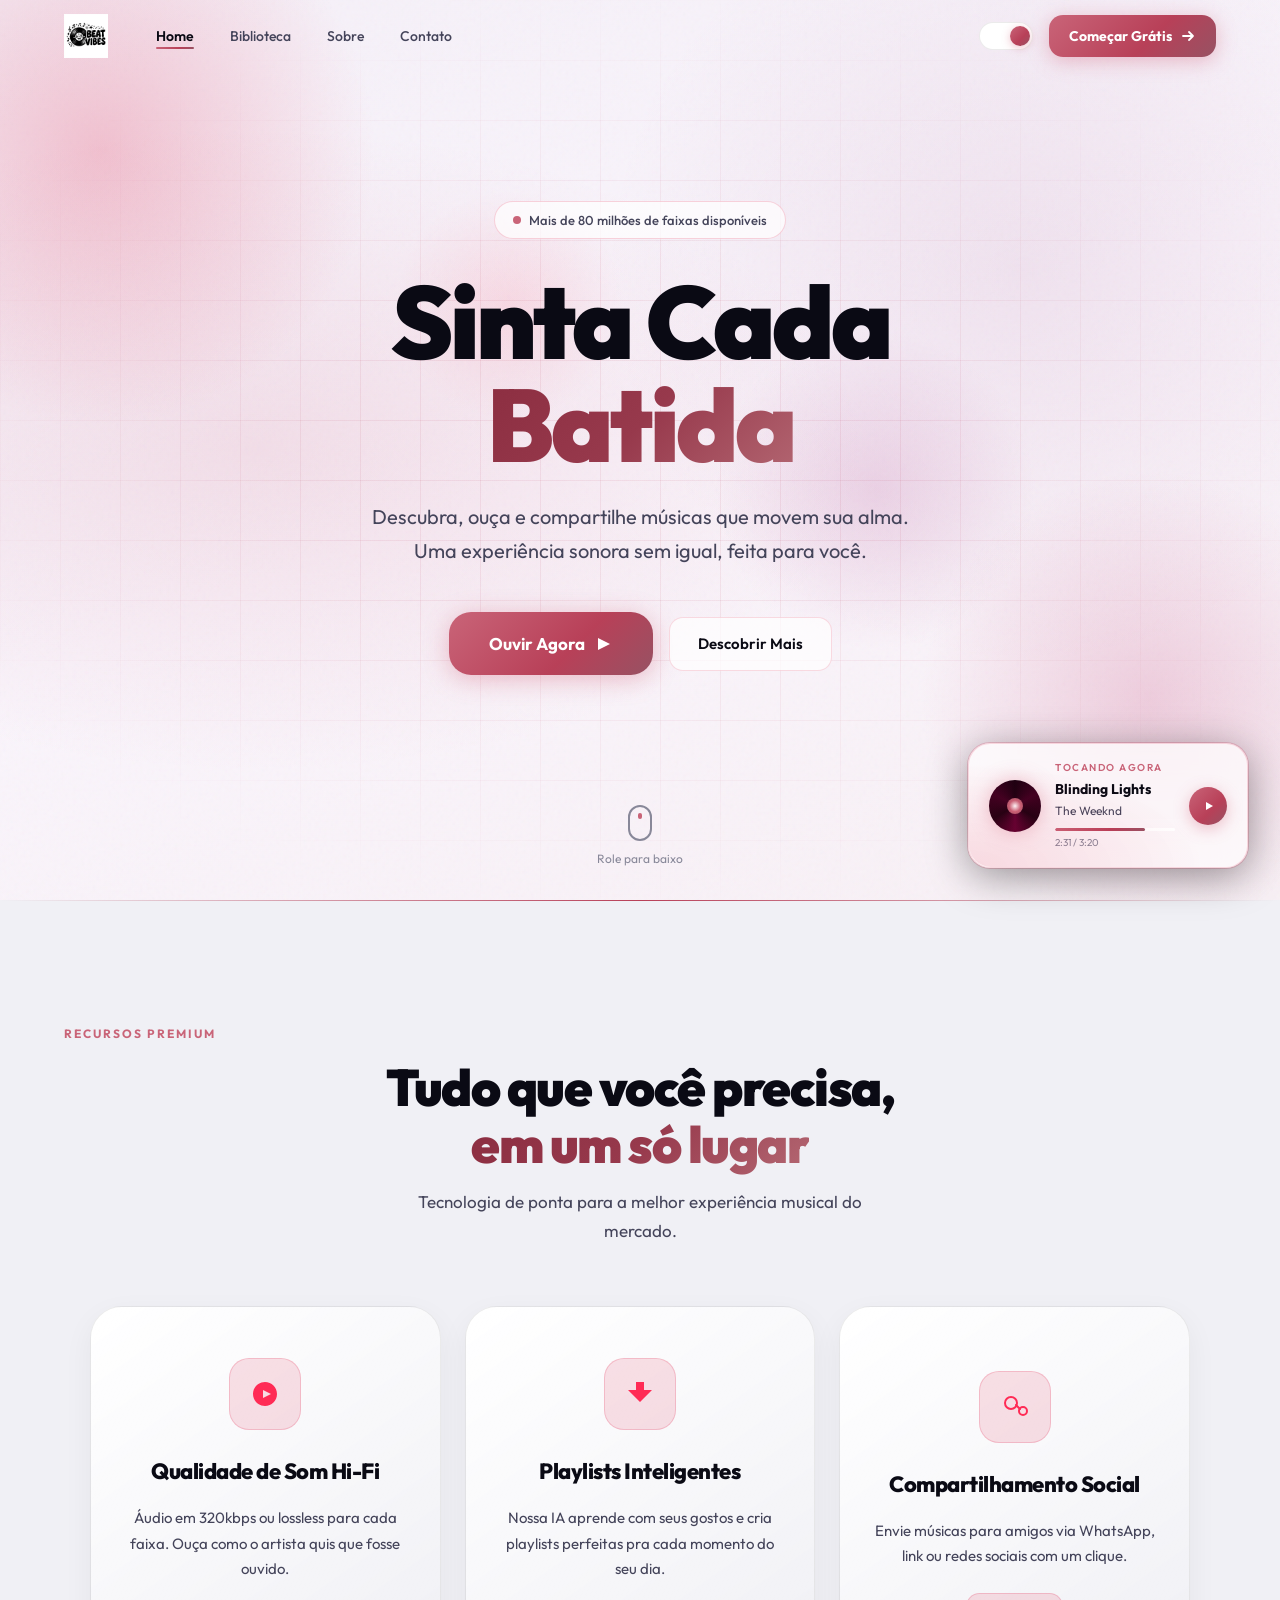
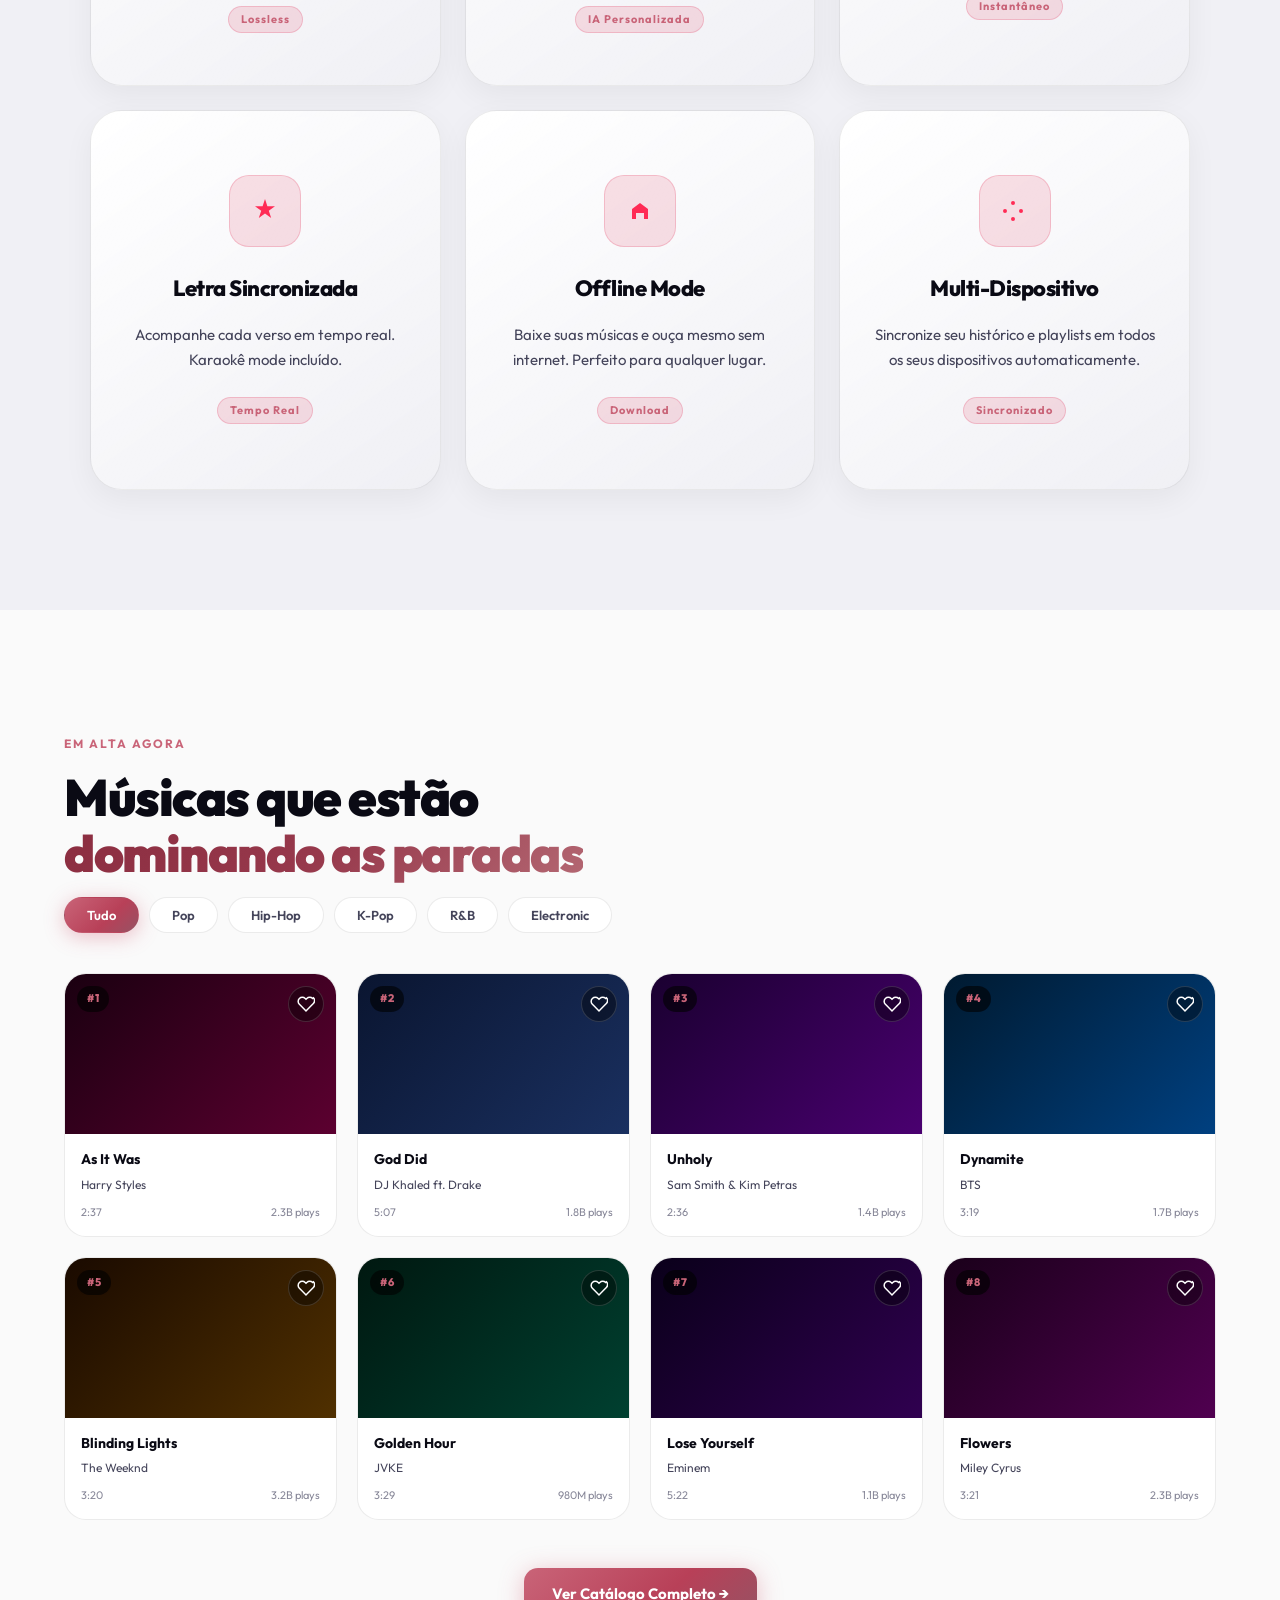
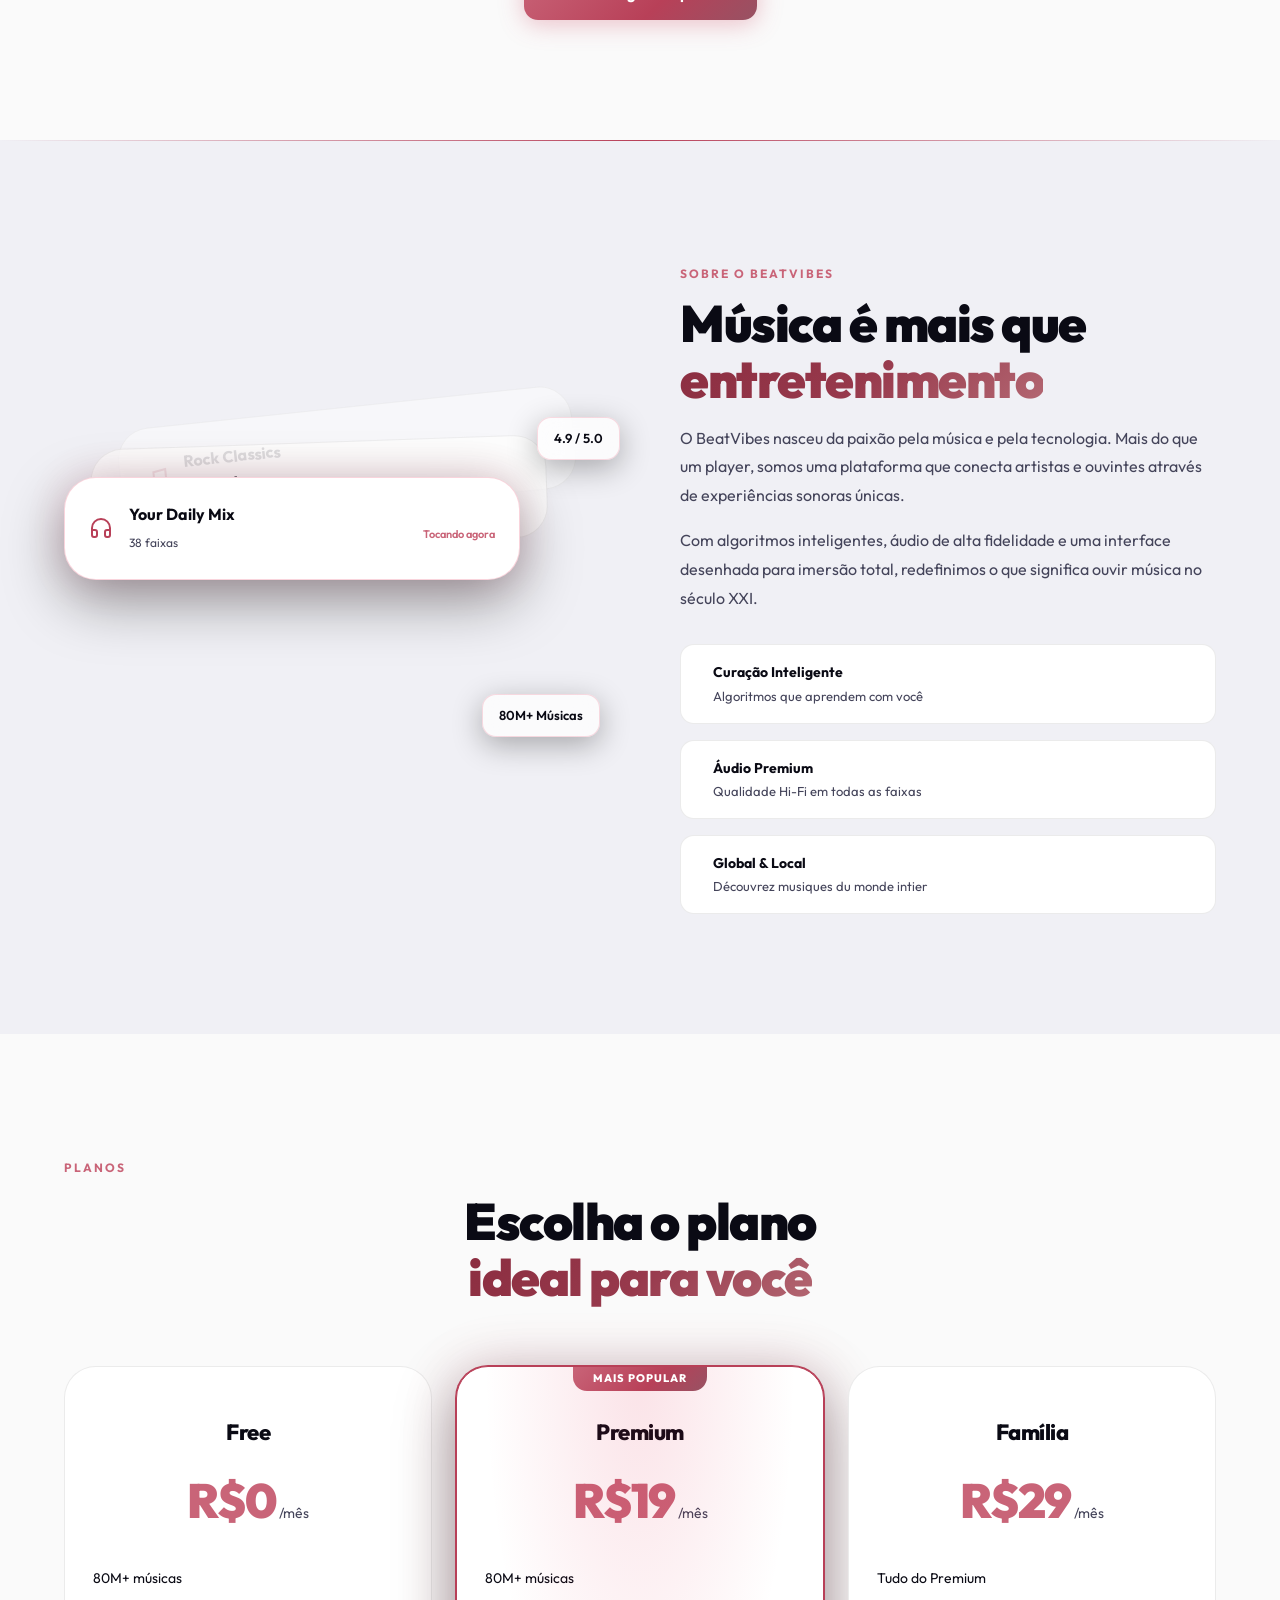
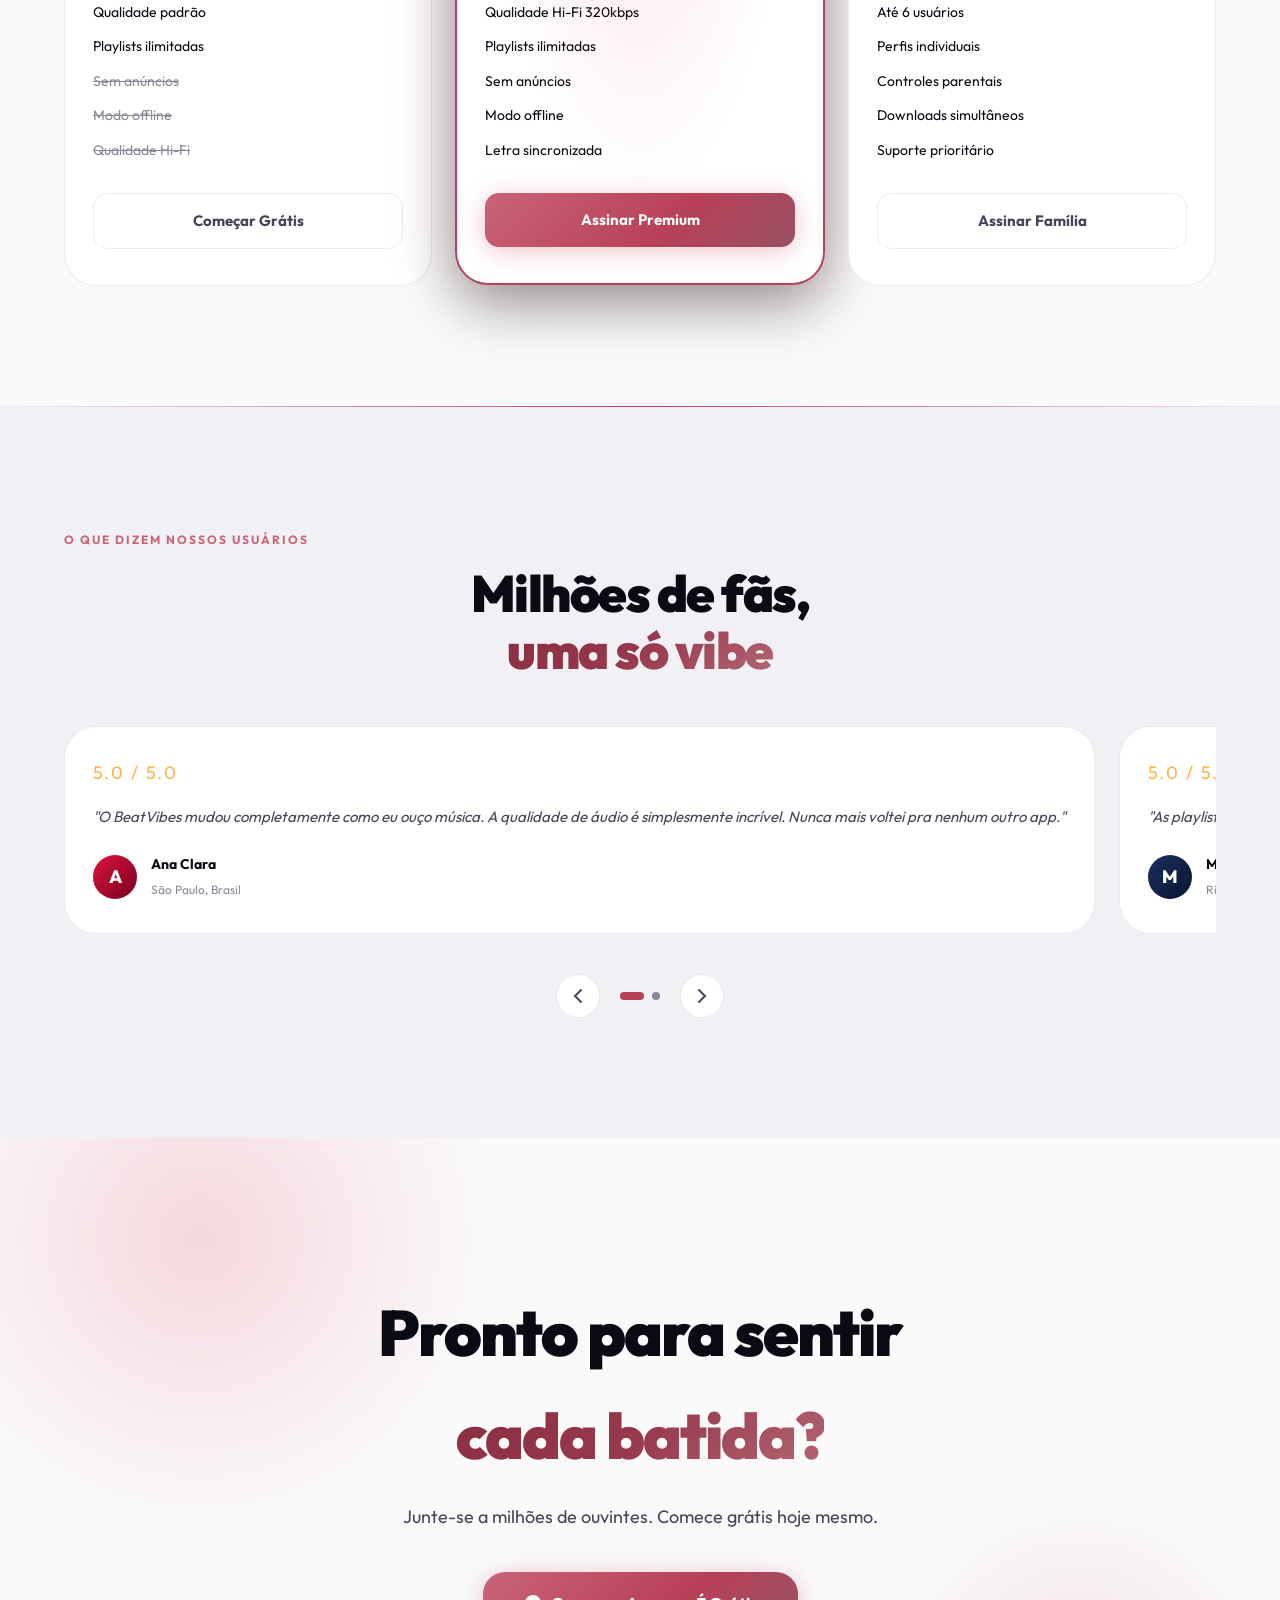
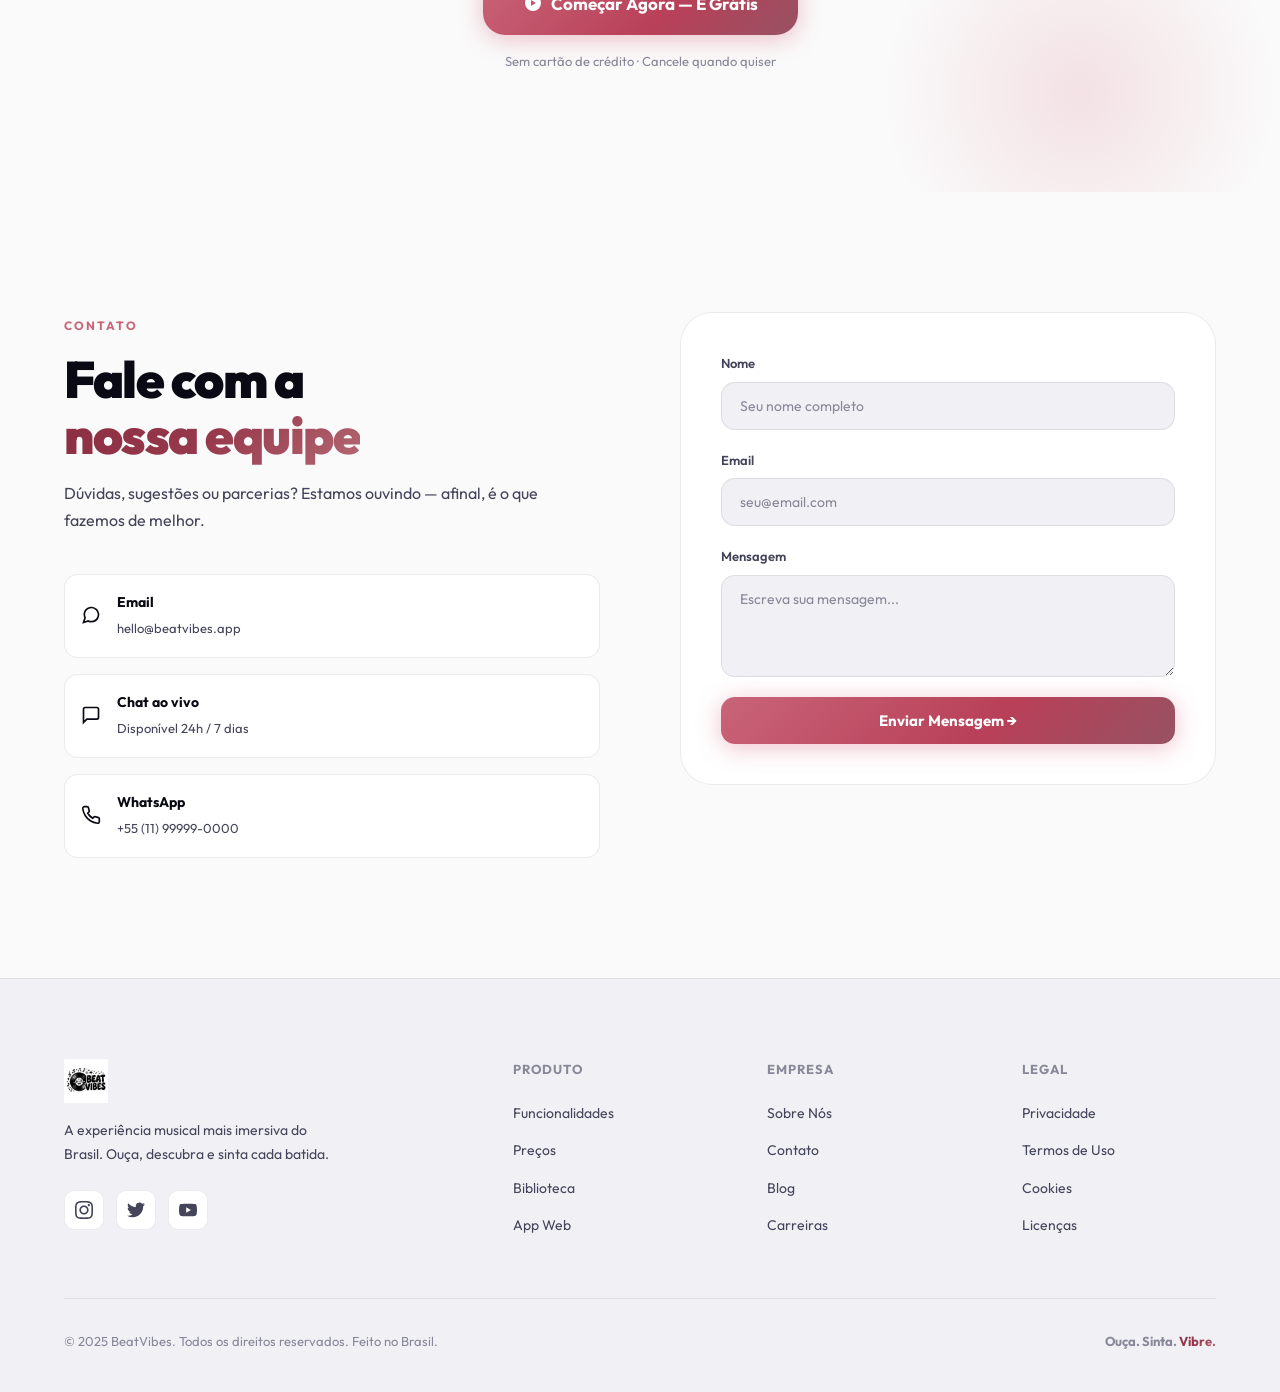
<file: Beatvibes/index.html>
<!DOCTYPE html>
<html lang="pt-BR" data-theme="light">
<head>
  <meta charset="UTF-8" />
  <meta name="viewport" content="width=device-width, initial-scale=1.0" />
  <meta name="description" content="BeatVibes – A experiência de streaming musical mais imersiva. Ouça, descubra e sinta a música de um jeito totalmente novo." />
  <meta name="keywords" content="música, streaming, playlist, BeatVibes, descobrir músicas" />
  <title>BeatVibes – Sinta Cada Batida</title>

  <!-- Fonts -->
  <link rel="preconnect" href="https://fonts.googleapis.com" />
  <link rel="preconnect" href="https://fonts.gstatic.com" crossorigin />
  <link href="https://fonts.googleapis.com/css2?family=Outfit:wght@300;400;500;600;700;800;900&family=Space+Grotesk:wght@400;500;600;700&display=swap" rel="stylesheet" />

  <link rel="stylesheet" href="style.css" />
  <link rel='stylesheet' href='https://cdn-uicons.flaticon.com/2.1.0/uicons-solid-rounded/css/uicons-solid-rounded.css'>
  <link rel='stylesheet' href='https://cdn-uicons.flaticon.com/2.1.0/uicons-bold-rounded/css/uicons-bold-rounded.css'>
</head>
<body>

<!-- ══════════════════════════════════════ -->
  <!--  NAVBAR                               -->
  <!-- ══════════════════════════════════════ -->
  <nav class="navbar" id="navbar">
    <div class="nav-container">

      <!-- Logo -->
      <a href="#home" class="nav-logo" id="navLogo">
        <img src="logo.png" alt="BeatVibes Icon" class="nav-logo-img" />
      </a>

      <!-- Links -->
      <ul class="nav-links" id="navLinks">
        <li><a href="#home" class="nav-link active" data-section="home">Home</a></li>
        <li><a href="#biblioteca" class="nav-link" data-section="biblioteca">Biblioteca</a></li>
        <li><a href="#sobre" class="nav-link" data-section="sobre">Sobre</a></li>
        <li><a href="#contato" class="nav-link" data-section="contato">Contato</a></li>
      </ul>

      <!-- Actions -->
      <div class="nav-actions">
        <!-- Theme Toggle -->
        <button class="theme-toggle" id="themeToggle" title="Alternar tema" aria-label="Alternar entre modo escuro e claro">
          <div class="toggle-track">
            <span class="toggle-icon sun">
              <i class="fi fi-br-sun"></i>
            </span>
            <span class="toggle-icon moon">
              <i class="fi fi-sc-moon-stars"></i>
            </span>
            <div class="toggle-thumb"></div>
          </div>
        </button>

        <!-- CTA -->
        <a href="app.html" class="btn-nav-cta" id="navCta">
          <span>Começar Grátis</span>
          <svg width="16" height="16" viewBox="0 0 16 16" fill="none">
            <path d="M3 8h10M9 4l4 4-4 4" stroke="currentColor" stroke-width="1.8" stroke-linecap="round" stroke-linejoin="round"/>
          </svg>
        </a>

        <!-- Hamburger -->
        <button class="hamburger" id="hamburger" aria-label="Menu" aria-expanded="false">
          <span></span><span></span><span></span>
        </button>
      </div>
    </div>

    <!-- Mobile Menu -->
    <div class="mobile-menu" id="mobileMenu">
      <ul>
        <li><a href="#home" class="mobile-link">Home</a></li>
        <li><a href="#biblioteca" class="mobile-link">Biblioteca</a></li>
        <li><a href="#sobre" class="mobile-link">Sobre</a></li>
        <li><a href="#contato" class="mobile-link">Contato</a></li>
        <li><a href="app.html" class="mobile-link mobile-cta">Começar Grátis →</a></li>
      </ul>
    </div>
  </nav>

  <!-- ══════════════════════════════════════ -->
  <!--  HERO SECTION                          -->
  <!-- ══════════════════════════════════════ -->
  <section class="hero" id="home">
    <!-- Background Elements -->
    <div class="hero-bg">
      <div class="hero-gradient"></div>
      <div class="hero-noise"></div>
    </div>

    <!-- Floating Orbs -->
    <div class="orb orb-1"></div>
    <div class="orb orb-2"></div>
    <div class="orb orb-3"></div>
    <div class="orb orb-4"></div>

    <!-- Grid Lines -->
    <div class="hero-grid"></div>

    <!-- Sound Wave Animation -->
    <div class="soundwave-wrap" id="soundwave">
      <div class="bar"></div><div class="bar"></div><div class="bar"></div>
      <div class="bar"></div><div class="bar"></div><div class="bar"></div>
      <div class="bar"></div><div class="bar"></div><div class="bar"></div>
      <div class="bar"></div><div class="bar"></div><div class="bar"></div>
      <div class="bar"></div><div class="bar"></div><div class="bar"></div>
      <div class="bar"></div><div class="bar"></div><div class="bar"></div>
    </div>

    <!-- Hero Content -->
    <div class="hero-content">
      <div class="hero-badge" data-aos="fade-down">
        <span class="badge-dot"></span>
        <span>Mais de 80 milhões de faixas disponíveis</span>
      </div>

      <h1 class="hero-title" data-aos="fade-up" data-aos-delay="100">
        <span class="title-line">Sinta Cada</span>
        <span class="title-line gradient-text">Batida</span>
      </h1>

      <p class="hero-subtitle" data-aos="fade-up" data-aos-delay="200">
        Descubra, ouça e compartilhe músicas que movem sua alma.<br />
        Uma experiência sonora sem igual, feita para você.
      </p>



      <!-- Actions -->
      <div class="hero-actions" data-aos="fade-up" data-aos-delay="300">
        <a href="app.html" class="btn-primary btn-large">
          <div class="btn-inner">
            <span>Ouvir Agora</span>
            <svg width="20" height="20" viewBox="0 0 20 20" fill="none">
              <path d="M5 4l12 6-12 6V4z" fill="currentColor"/>
            </svg>
          </div>
          <div class="btn-shine"></div>
        </a>
        <a href="#biblioteca" class="btn-ghost">
          <span>Descobrir Mais</span>
        </a>
      </div>
    </div>

    <!-- Scroll Indicator -->
    <div class="scroll-hint" id="scrollHint">
      <div class="scroll-mouse">
        <div class="scroll-wheel"></div>
      </div>
      <span>Role para baixo</span>
    </div>
  </section>

  <!-- ══════════════════════════════════════ -->
  <!--  NOW PLAYING CARD (FLOATING)           -->
  <!-- ══════════════════════════════════════ -->
  <div class="floating-player" id="floatingPlayer" data-aos="fade-left">
    <div class="fp-glow"></div>
    <div class="fp-art">
      <div class="fp-vinyl">
        <div class="fp-center"></div>
      </div>
    </div>
    <div class="fp-info">
      <span class="fp-label">Tocando Agora</span>
      <span class="fp-title">Blinding Lights</span>
      <span class="fp-artist">The Weeknd</span>
      <div class="fp-progress">
        <div class="fp-bar"><div class="fp-fill"></div></div>
        <span class="fp-time">2:31 / 3:20</span>
      </div>
    </div>
    <div class="fp-controls">
      <button class="fp-btn" id="fpPlay" aria-label="Play/Pause">
        <svg width="18" height="18" viewBox="0 0 18 18" fill="none">
          <path d="M7 5l7 4-7 4V5z" fill="currentColor"/>
        </svg>
      </button>
    </div>
  </div>

  <!-- ══════════════════════════════════════ -->
  <!--  FEATURES SECTION                      -->
  <!-- ══════════════════════════════════════ -->
  <section class="features" id="features">
    <div class="container">
      <div class="section-tag" data-aos="fade-up">Recursos Premium</div>
      <h2 class="section-title" data-aos="fade-up" data-aos-delay="100">
        Tudo que você precisa,<br /><span class="gradient-text">em um só lugar</span>
      </h2>
      <p class="section-desc" data-aos="fade-up" data-aos-delay="150">
        Tecnologia de ponta para a melhor experiência musical do mercado.
      </p>

      <div class="features-grid">

        <div class="feature-card" data-aos="fade-up" data-aos-delay="100">
          <div class="feature-icon">
            <svg width="32" height="32" viewBox="0 0 32 32" fill="none">
              <path d="M16 4C9.373 4 4 9.373 4 16s5.373 12 12 12 12-5.373 12-12S22.627 4 16 4zm-2 16V12l8 4-8 4z" fill="url(#f1)"/>
              <defs><linearGradient id="f1" x1="4" y1="4" x2="28" y2="28"><stop stop-color="#FF2B55"/><stop offset="1" stop-color="#DC143C"/></linearGradient></defs>
            </svg>
          </div>
          <h3>Qualidade de Som Hi-Fi</h3>
          <p>Áudio em 320kbps ou lossless para cada faixa. Ouça como o artista quis que fosse ouvido.</p>
          <div class="feature-badge">Lossless</div>
        </div>

        <div class="feature-card" data-aos="fade-up" data-aos-delay="150">
          <div class="feature-icon">
            <svg width="32" height="32" viewBox="0 0 32 32" fill="none">
              <path d="M28 12H20V4H12v8H4l12 12 12-12z" fill="url(#f2)"/>
              <defs><linearGradient id="f2" x1="4" y1="4" x2="28" y2="28"><stop stop-color="#FF2B55"/><stop offset="1" stop-color="#DC143C"/></linearGradient></defs>
            </svg>
          </div>
          <h3>Playlists Inteligentes</h3>
          <p>Nossa IA aprende com seus gostos e cria playlists perfeitas pra cada momento do seu dia.</p>
          <div class="feature-badge">IA Personalizada</div>
        </div>

        <div class="feature-card" data-aos="fade-up" data-aos-delay="200">
          <div class="feature-icon">
            <svg width="32" height="32" viewBox="0 0 32 32" fill="none">
              <circle cx="12" cy="12" r="6" stroke="url(#f3)" stroke-width="2"/>
              <circle cx="24" cy="20" r="4" stroke="url(#f3)" stroke-width="2"/>
              <path d="M17 14l4 4" stroke="url(#f3)" stroke-width="2" stroke-linecap="round"/>
              <defs><linearGradient id="f3" x1="4" y1="4" x2="28" y2="28"><stop stop-color="#FF2B55"/><stop offset="1" stop-color="#DC143C"/></linearGradient></defs>
            </svg>
          </div>
          <h3>Compartilhamento Social</h3>
          <p>Envie músicas para amigos via WhatsApp, link ou redes sociais com um clique.</p>
          <div class="feature-badge">Instantâneo</div>
        </div>

        <div class="feature-card" data-aos="fade-up" data-aos-delay="250">
          <div class="feature-icon">
            <svg width="32" height="32" viewBox="0 0 32 32" fill="none">
              <path d="M16 4l2.4 7.2H26l-6.2 4.5 2.4 7.2L16 18.4l-6.2 4.5 2.4-7.2L6 11.2h7.6L16 4z" fill="url(#f4)"/>
              <defs><linearGradient id="f4" x1="4" y1="4" x2="28" y2="28"><stop stop-color="#FF2B55"/><stop offset="1" stop-color="#DC143C"/></linearGradient></defs>
            </svg>
          </div>
          <h3>Letra Sincronizada</h3>
          <p>Acompanhe cada verso em tempo real. Karaokê mode incluído.</p>
          <div class="feature-badge">Tempo Real</div>
        </div>

        <div class="feature-card" data-aos="fade-up" data-aos-delay="300">
          <div class="feature-icon">
            <svg width="32" height="32" viewBox="0 0 32 32" fill="none">
              <path d="M8 24V14l8-6 8 6v10H20v-6h-8v6H8z" fill="url(#f5)"/>
              <defs><linearGradient id="f5" x1="4" y1="4" x2="28" y2="28"><stop stop-color="#FF2B55"/><stop offset="1" stop-color="#DC143C"/></linearGradient></defs>
            </svg>
          </div>
          <h3>Offline Mode</h3>
          <p>Baixe suas músicas e ouça mesmo sem internet. Perfeito para qualquer lugar.</p>
          <div class="feature-badge">Download</div>
        </div>

        <div class="feature-card" data-aos="fade-up" data-aos-delay="350">
          <div class="feature-icon">
            <svg width="32" height="32" viewBox="0 0 32 32" fill="none">
              <path d="M14 6a2 2 0 100 4 2 2 0 000-4zM6 14a2 2 0 100 4 2 2 0 000-4zM22 14a2 2 0 100 4 2 2 0 000-4zM14 22a2 2 0 100 4 2 2 0 000-4z" fill="url(#f6)"/>
              <defs><linearGradient id="f6" x1="4" y1="4" x2="28" y2="28"><stop stop-color="#FF2B55"/><stop offset="1" stop-color="#DC143C"/></linearGradient></defs>
            </svg>
          </div>
          <h3>Multi-Dispositivo</h3>
          <p>Sincronize seu histórico e playlists em todos os seus dispositivos automaticamente.</p>
          <div class="feature-badge">Sincronizado</div>
        </div>



      </div>
    </div>
  </section>

  <!-- ══════════════════════════════════════ -->
  <!--  BIBLIOTECA / TRENDING                 -->
  <!-- ══════════════════════════════════════ -->
  <section class="biblioteca" id="biblioteca">
    <div class="container">
      <div class="section-tag" data-aos="fade-up">Em Alta Agora</div>
      <h2 class="section-title" data-aos="fade-up" data-aos-delay="100">
        Músicas que estão<br /><span class="gradient-text">dominando as paradas</span>
      </h2>

      <!-- Filtros -->
      <div class="genre-filters" data-aos="fade-up" data-aos-delay="150">
        <button class="genre-btn active" data-genre="all" id="btnAll">Tudo</button>
        <button class="genre-btn" data-genre="pop" id="btnPop">Pop</button>
        <button class="genre-btn" data-genre="hiphop" id="btnHiphop">Hip-Hop</button>
        <button class="genre-btn" data-genre="kpop" id="btnKpop">K-Pop</button>
        <button class="genre-btn" data-genre="rb" id="btnRb">R&B</button>
        <button class="genre-btn" data-genre="electronic" id="btnElectronic">Electronic</button>
      </div>

      <!-- Cards Grid -->
      <div class="tracks-grid" id="tracksGrid">

        <!-- Track 1 -->
        <div class="track-card" data-genre="pop" data-aos="fade-up" data-aos-delay="100">
          <div class="track-art" style="background: linear-gradient(135deg, #1a0010, #5c0030);">

            <div class="track-play-btn" aria-label="Tocar">
              <svg width="22" height="22" viewBox="0 0 22 22" fill="none">
                <path d="M8 6l9 5-9 5V6z" fill="white"/>
              </svg>
            </div>
            <div class="track-rank">#1</div>
          </div>
          <div class="track-info">
            <h4 class="track-title">As It Was</h4>
            <p class="track-artist">Harry Styles</p>
            <div class="track-meta">
              <span class="track-duration">2:37</span>
              <span class="track-plays">2.3B plays</span>
            </div>
          </div>
          <button class="track-fav" aria-label="Favoritar">
            <svg class="fav-icon" width="18" height="18" viewBox="0 0 24 24" fill="none" stroke="currentColor" stroke-width="2"><path d="M20.84 4.61a5.5 5.5 0 0 0-7.78 0L12 5.67l-1.06-1.06a5.5 5.5 0 0 0-7.78 7.78l1.06 1.06L12 21.23l8.78-8.78 1.06-1.06a5.5 5.5 0 0 0 0-7.78z"/></svg>
          </button>
        </div>

        <!-- Track 2 -->
        <div class="track-card" data-genre="hiphop" data-aos="fade-up" data-aos-delay="130">
          <div class="track-art" style="background: linear-gradient(135deg, #0a1530, #1a3060);">

            <div class="track-play-btn" aria-label="Tocar">
              <svg width="22" height="22" viewBox="0 0 22 22" fill="none">
                <path d="M8 6l9 5-9 5V6z" fill="white"/>
              </svg>
            </div>
            <div class="track-rank">#2</div>
          </div>
          <div class="track-info">
            <h4 class="track-title">God Did</h4>
            <p class="track-artist">DJ Khaled ft. Drake</p>
            <div class="track-meta">
              <span class="track-duration">5:07</span>
              <span class="track-plays">1.8B plays</span>
            </div>
          </div>
          <button class="track-fav" aria-label="Favoritar">
            <svg class="fav-icon" width="18" height="18" viewBox="0 0 24 24" fill="none" stroke="currentColor" stroke-width="2"><path d="M20.84 4.61a5.5 5.5 0 0 0-7.78 0L12 5.67l-1.06-1.06a5.5 5.5 0 0 0-7.78 7.78l1.06 1.06L12 21.23l8.78-8.78 1.06-1.06a5.5 5.5 0 0 0 0-7.78z"/></svg>
          </button>
        </div>

        <!-- Track 3 -->
        <div class="track-card" data-genre="pop" data-aos="fade-up" data-aos-delay="160">
          <div class="track-art" style="background: linear-gradient(135deg, #1a0030, #4a0070);">

            <div class="track-play-btn" aria-label="Tocar">
              <svg width="22" height="22" viewBox="0 0 22 22" fill="none">
                <path d="M8 6l9 5-9 5V6z" fill="white"/>
              </svg>
            </div>
            <div class="track-rank">#3</div>
          </div>
          <div class="track-info">
            <h4 class="track-title">Unholy</h4>
            <p class="track-artist">Sam Smith & Kim Petras</p>
            <div class="track-meta">
              <span class="track-duration">2:36</span>
              <span class="track-plays">1.4B plays</span>
            </div>
          </div>
          <button class="track-fav" aria-label="Favoritar">
            <svg class="fav-icon" width="18" height="18" viewBox="0 0 24 24" fill="none" stroke="currentColor" stroke-width="2"><path d="M20.84 4.61a5.5 5.5 0 0 0-7.78 0L12 5.67l-1.06-1.06a5.5 5.5 0 0 0-7.78 7.78l1.06 1.06L12 21.23l8.78-8.78 1.06-1.06a5.5 5.5 0 0 0 0-7.78z"/></svg>
          </button>
        </div>

        <!-- Track 4 -->
        <div class="track-card" data-genre="kpop" data-aos="fade-up" data-aos-delay="190">
          <div class="track-art" style="background: linear-gradient(135deg, #001a30, #004080);">

            <div class="track-play-btn" aria-label="Tocar">
              <svg width="22" height="22" viewBox="0 0 22 22" fill="none">
                <path d="M8 6l9 5-9 5V6z" fill="white"/>
              </svg>
            </div>
            <div class="track-rank">#4</div>
          </div>
          <div class="track-info">
            <h4 class="track-title">Dynamite</h4>
            <p class="track-artist">BTS</p>
            <div class="track-meta">
              <span class="track-duration">3:19</span>
              <span class="track-plays">1.7B plays</span>
            </div>
          </div>
          <button class="track-fav" aria-label="Favoritar">
            <svg class="fav-icon" width="18" height="18" viewBox="0 0 24 24" fill="none" stroke="currentColor" stroke-width="2"><path d="M20.84 4.61a5.5 5.5 0 0 0-7.78 0L12 5.67l-1.06-1.06a5.5 5.5 0 0 0-7.78 7.78l1.06 1.06L12 21.23l8.78-8.78 1.06-1.06a5.5 5.5 0 0 0 0-7.78z"/></svg>
          </button>
        </div>

        <!-- Track 5 -->
        <div class="track-card" data-genre="pop" data-aos="fade-up" data-aos-delay="220">
          <div class="track-art" style="background: linear-gradient(135deg, #1a0a00, #503000);">

            <div class="track-play-btn" aria-label="Tocar">
              <svg width="22" height="22" viewBox="0 0 22 22" fill="none">
                <path d="M8 6l9 5-9 5V6z" fill="white"/>
              </svg>
            </div>
            <div class="track-rank">#5</div>
          </div>
          <div class="track-info">
            <h4 class="track-title">Blinding Lights</h4>
            <p class="track-artist">The Weeknd</p>
            <div class="track-meta">
              <span class="track-duration">3:20</span>
              <span class="track-plays">3.2B plays</span>
            </div>
          </div>
          <button class="track-fav" aria-label="Favoritar">
            <svg class="fav-icon" width="18" height="18" viewBox="0 0 24 24" fill="none" stroke="currentColor" stroke-width="2"><path d="M20.84 4.61a5.5 5.5 0 0 0-7.78 0L12 5.67l-1.06-1.06a5.5 5.5 0 0 0-7.78 7.78l1.06 1.06L12 21.23l8.78-8.78 1.06-1.06a5.5 5.5 0 0 0 0-7.78z"/></svg>
          </button>
        </div>

        <!-- Track 6 -->
        <div class="track-card" data-genre="rb" data-aos="fade-up" data-aos-delay="250">
          <div class="track-art" style="background: linear-gradient(135deg, #001810, #004030);">

            <div class="track-play-btn" aria-label="Tocar">
              <svg width="22" height="22" viewBox="0 0 22 22" fill="none">
                <path d="M8 6l9 5-9 5V6z" fill="white"/>
              </svg>
            </div>
            <div class="track-rank">#6</div>
          </div>
          <div class="track-info">
            <h4 class="track-title">Golden Hour</h4>
            <p class="track-artist">JVKE</p>
            <div class="track-meta">
              <span class="track-duration">3:29</span>
              <span class="track-plays">980M plays</span>
            </div>
          </div>
          <button class="track-fav" aria-label="Favoritar">
            <svg class="fav-icon" width="18" height="18" viewBox="0 0 24 24" fill="none" stroke="currentColor" stroke-width="2"><path d="M20.84 4.61a5.5 5.5 0 0 0-7.78 0L12 5.67l-1.06-1.06a5.5 5.5 0 0 0-7.78 7.78l1.06 1.06L12 21.23l8.78-8.78 1.06-1.06a5.5 5.5 0 0 0 0-7.78z"/></svg>
          </button>
        </div>

        <!-- Track 7 -->
        <div class="track-card" data-genre="electronic" data-aos="fade-up" data-aos-delay="280">
          <div class="track-art" style="background: linear-gradient(135deg, #0a001a, #300050);">

            <div class="track-play-btn" aria-label="Tocar">
              <svg width="22" height="22" viewBox="0 0 22 22" fill="none">
                <path d="M8 6l9 5-9 5V6z" fill="white"/>
              </svg>
            </div>
            <div class="track-rank">#7</div>
          </div>
          <div class="track-info">
            <h4 class="track-title">Lose Yourself</h4>
            <p class="track-artist">Eminem</p>
            <div class="track-meta">
              <span class="track-duration">5:22</span>
              <span class="track-plays">1.1B plays</span>
            </div>
          </div>
          <button class="track-fav" aria-label="Favoritar">
            <svg class="fav-icon" width="18" height="18" viewBox="0 0 24 24" fill="none" stroke="currentColor" stroke-width="2"><path d="M20.84 4.61a5.5 5.5 0 0 0-7.78 0L12 5.67l-1.06-1.06a5.5 5.5 0 0 0-7.78 7.78l1.06 1.06L12 21.23l8.78-8.78 1.06-1.06a5.5 5.5 0 0 0 0-7.78z"/></svg>
          </button>
        </div>

        <!-- Track 8 -->
        <div class="track-card" data-genre="kpop" data-aos="fade-up" data-aos-delay="310">
          <div class="track-art" style="background: linear-gradient(135deg, #1a001a, #500050);">

            <div class="track-play-btn" aria-label="Tocar">
              <svg width="22" height="22" viewBox="0 0 22 22" fill="none">
                <path d="M8 6l9 5-9 5V6z" fill="white"/>
              </svg>
            </div>
            <div class="track-rank">#8</div>
          </div>
          <div class="track-info">
            <h4 class="track-title">Flowers</h4>
            <p class="track-artist">Miley Cyrus</p>
            <div class="track-meta">
              <span class="track-duration">3:21</span>
              <span class="track-plays">2.3B plays</span>
            </div>
          </div>
          <button class="track-fav" aria-label="Favoritar">
            <svg class="fav-icon" width="18" height="18" viewBox="0 0 24 24" fill="none" stroke="currentColor" stroke-width="2"><path d="M20.84 4.61a5.5 5.5 0 0 0-7.78 0L12 5.67l-1.06-1.06a5.5 5.5 0 0 0-7.78 7.78l1.06 1.06L12 21.23l8.78-8.78 1.06-1.06a5.5 5.5 0 0 0 0-7.78z"/></svg>
          </button>
        </div>

      </div>

      <div class="lib-cta" data-aos="fade-up">
        <a href="app.html" class="btn-primary magnetic" id="libCta">
          <span class="btn-inner">Ver Catálogo Completo →</span>
          <div class="btn-shine"></div>
        </a>
      </div>
    </div>
  </section>

  <!-- ══════════════════════════════════════ -->
  <!--  SOBRE / ABOUT                         -->
  <!-- ══════════════════════════════════════ -->
  <section class="sobre" id="sobre">
    <div class="container">
      <div class="sobre-grid">

        <!-- Left: Visual -->
        <div class="sobre-visual" data-aos="fade-right">
          <div class="sobre-card-stack">
            <div class="sobre-card sobre-card--back">
              <div class="sc-art">
                <svg width="24" height="24" viewBox="0 0 24 24" fill="none" stroke="currentColor" stroke-width="2"><path d="M9 18V5l12-2v13"/><circle cx="6" cy="18" r="3"/><circle cx="18" cy="16" r="3"/></svg>
              </div>
              <div class="sc-info">
                <span>Rock Classics</span>
                <small>142 faixas</small>
              </div>
            </div>
            <div class="sobre-card sobre-card--mid">
              <div class="sc-art">
                <svg width="24" height="24" viewBox="0 0 24 24" fill="none" stroke="currentColor" stroke-width="2"><path d="M12 19l7-7 3 3-7 7-3-3z"/><path d="M18 13l-1.5-7.5L2 2l3.5 14.5L13 18l5-5z"/><path d="M2 2l1.5 7.5L7 11"/><path d="M14 7l.5 2.5"/></svg>
              </div>
              <div class="sc-info">
                <span>Jazz & Soul</span>
                <small>89 faixas</small>
              </div>
            </div>
            <div class="sobre-card sobre-card--front">
              <div class="sc-art">
                <svg width="24" height="24" viewBox="0 0 24 24" fill="none" stroke="currentColor" stroke-width="2"><path d="M3 18v-6a9 9 0 0 1 18 0v6"/><path d="M21 19a2 2 0 0 1-2 2h-1a2 2 0 0 1-2-2v-3a2 2 0 0 1 2-2h3zM3 19a2 2 0 0 0 2 2h1a2 2 0 0 0 2-2v-3a2 2 0 0 0-2-2H3z"/></svg>
              </div>
              <div class="sc-info">
                <span>Your Daily Mix</span>
                <small>38 faixas</small>
              </div>
              <div class="sc-playing">
                <div class="sc-wave">
                  <span></span><span></span><span></span><span></span>
                </div>
                <small>Tocando agora</small>
              </div>
            </div>
          </div>

          <!-- Floating Badges -->
          <div class="float-badge float-badge--1">
            80M+ Músicas
          </div>
          <div class="float-badge float-badge--2">
            4.9 / 5.0
          </div>
        </div>

        <!-- Right: Content -->
        <div class="sobre-content" data-aos="fade-left">
          <div class="section-tag">Sobre o BeatVibes</div>
          <h2 class="section-title">
            Música é mais que<br /><span class="gradient-text">entretenimento</span>
          </h2>
          <p class="sobre-text">
            O BeatVibes nasceu da paixão pela música e pela tecnologia. Mais do que um player, somos uma plataforma que conecta artistas e ouvintes através de experiências sonoras únicas.
          </p>
          <p class="sobre-text">
            Com algoritmos inteligentes, áudio de alta fidelidade e uma interface desenhada para imersão total, redefinimos o que significa ouvir música no século XXI.
          </p>

          <div class="sobre-features">
            <div class="sf-item">
              <div class="sf-icon"></div>
              <div>
                <strong>Curação Inteligente</strong>
                <p>Algoritmos que aprendem com você</p>
              </div>
            </div>
            <div class="sf-item">
              <div class="sf-icon"></div>
              <div>
                <strong>Áudio Premium</strong>
                <p>Qualidade Hi-Fi em todas as faixas</p>
              </div>
            </div>
            <div class="sf-item">
              <div class="sf-icon"></div>
              <div>
                <strong>Global & Local</strong>
                <p>Découvrez musiques du monde intier</p>
              </div>
            </div>
          </div>
        </div>

      </div>
    </div>
  </section>

  <!-- ══════════════════════════════════════ -->
  <!--  PLANOS / PRICING                      -->
  <!-- ══════════════════════════════════════ -->
  <section class="planos" id="planos">
    <div class="container">
      <div class="section-tag" data-aos="fade-up">Planos</div>
      <h2 class="section-title" data-aos="fade-up" data-aos-delay="100">
        Escolha o plano<br /><span class="gradient-text">ideal para você</span>
      </h2>

      <div class="planos-grid">

        <!-- Free -->
        <div class="plano-card" data-aos="fade-up" data-aos-delay="100">
          <div class="plano-header">
            <span class="plano-icon"></span>
            <h3 class="plano-name">Free</h3>
            <div class="plano-price">
              <span class="price-val">R$0</span>
              <span class="price-period">/mês</span>
            </div>
          </div>
          <ul class="plano-features">
            <li class="feat-yes">80M+ músicas</li>
            <li class="feat-yes">Qualidade padrão</li>
            <li class="feat-yes">Playlists ilimitadas</li>
            <li class="feat-no">Sem anúncios</li>
            <li class="feat-no">Modo offline</li>
            <li class="feat-no">Qualidade Hi-Fi</li>
          </ul>
          <a href="app.html" class="plano-btn plano-btn--ghost" id="planFreeBtn">Começar Grátis</a>
        </div>

        <!-- Premium (Destaque) -->
        <div class="plano-card plano-card--featured" data-aos="fade-up" data-aos-delay="150">
          <div class="plano-glow"></div>
          <div class="plano-badge-popular">Mais Popular</div>
          <div class="plano-header">
            <span class="plano-icon"></span>
            <h3 class="plano-name">Premium</h3>
            <div class="plano-price">
              <span class="price-val">R$19</span>
              <span class="price-period">/mês</span>
            </div>
          </div>
          <ul class="plano-features">
            <li class="feat-yes">80M+ músicas</li>
            <li class="feat-yes">Qualidade Hi-Fi 320kbps</li>
            <li class="feat-yes">Playlists ilimitadas</li>
            <li class="feat-yes">Sem anúncios</li>
            <li class="feat-yes">Modo offline</li>
            <li class="feat-yes">Letra sincronizada</li>
          </ul>
          <a href="app.html" class="plano-btn plano-btn--primary" id="planPremiumBtn">Assinar Premium</a>
        </div>

        <!-- Família -->
        <div class="plano-card" data-aos="fade-up" data-aos-delay="200">
          <div class="plano-header">
            <span class="plano-icon"></span>
            <h3 class="plano-name">Família</h3>
            <div class="plano-price">
              <span class="price-val">R$29</span>
              <span class="price-period">/mês</span>
            </div>
          </div>
          <ul class="plano-features">
            <li class="feat-yes">Tudo do Premium</li>
            <li class="feat-yes">Até 6 usuários</li>
            <li class="feat-yes">Perfis individuais</li>
            <li class="feat-yes">Controles parentais</li>
            <li class="feat-yes">Downloads simultâneos</li>
            <li class="feat-yes">Suporte prioritário</li>
          </ul>
          <a href="app.html" class="plano-btn plano-btn--ghost" id="planFamilyBtn">Assinar Família</a>
        </div>

      </div>
    </div>
  </section>

  <!-- ══════════════════════════════════════ -->
  <!--  DEPOIMENTOS                           -->
  <!-- ══════════════════════════════════════ -->
  <section class="depoimentos" id="depoimentos">
    <div class="container">
      <div class="section-tag" data-aos="fade-up">O que dizem nossos usuários</div>
      <h2 class="section-title" data-aos="fade-up" data-aos-delay="100">
        Milhões de fãs,<br /><span class="gradient-text">uma só vibe</span>
      </h2>

      <div class="dep-track-wrap" data-aos="fade-up" data-aos-delay="150">
        <div class="dep-track" id="depTrack">

          <div class="dep-card">
            <div class="dep-stars">5.0 / 5.0</div>
            <p class="dep-text">"O BeatVibes mudou completamente como eu ouço música. A qualidade de áudio é simplesmente incrível. Nunca mais voltei pra nenhum outro app."</p>
            <div class="dep-user">
              <div class="dep-avatar" style="background: linear-gradient(135deg,#DC143C,#7B0020)">A</div>
              <div>
                <strong>Ana Clara</strong>
                <span>São Paulo, Brasil</span>
              </div>
            </div>
          </div>

          <div class="dep-card">
            <div class="dep-stars">5.0 / 5.0</div>
            <p class="dep-text">"As playlists automáticas são perfeitas! Parece que o app me conhece melhor do que eu mesmo. Recomendo demais!"</p>
            <div class="dep-user">
              <div class="dep-avatar" style="background: linear-gradient(135deg,#1a3060,#0a1530)">M</div>
              <div>
                <strong>Marcos Lima</strong>
                <span>Rio de Janeiro, Brasil</span>
              </div>
            </div>
          </div>

          </div>
        </div>
      </div>

      <!-- Controls -->
      <div class="dep-controls" data-aos="fade-up">
        <button class="dep-arrow" id="depPrev" aria-label="Anterior">
          <svg width="20" height="20" viewBox="0 0 20 20" fill="none">
            <path d="M13 4l-6 6 6 6" stroke="currentColor" stroke-width="2" stroke-linecap="round"/>
          </svg>
        </button>
        <div class="dep-dots" id="depDots">
          <button class="dep-dot active" data-idx="0" aria-label="Depoimento 1"></button>
          <button class="dep-dot" data-idx="1" aria-label="Depoimento 2"></button>
        </div>
        <button class="dep-arrow" id="depNext" aria-label="Próximo">
          <svg width="20" height="20" viewBox="0 0 20 20" fill="none">
            <path d="M7 4l6 6-6 6" stroke="currentColor" stroke-width="2" stroke-linecap="round"/>
          </svg>
        </button>
      </div>
    </div>
  </section>

  <!-- ══════════════════════════════════════ -->
  <!--  CTA SECTION                           -->
  <!-- ══════════════════════════════════════ -->
  <section class="cta-section" id="cta">
    <div class="cta-bg">
      <div class="cta-orb cta-orb-1"></div>
      <div class="cta-orb cta-orb-2"></div>
    </div>
    <div class="container">
      <div class="cta-content" data-aos="fade-up">
        <div class="cta-icon"></div>
        <h2 class="cta-title">Pronto para sentir<br /><span class="gradient-text">cada batida?</span></h2>
        <p class="cta-sub">Junte-se a milhões de ouvintes. Comece grátis hoje mesmo.</p>
        <div class="cta-actions">
          <a href="app.html" class="btn-primary btn-large magnetic" id="ctaMainBtn">
            <span class="btn-inner">
              <svg width="20" height="20" viewBox="0 0 20 20" fill="none">
                <path d="M10 18a8 8 0 100-16 8 8 0 000 16zM8 7l5 3-5 3V7z" fill="currentColor"/>
              </svg>
              Começar Agora — É Grátis
            </span>
            <div class="btn-shine"></div>
          </a>
          <span class="cta-note">Sem cartão de crédito · Cancele quando quiser</span>
        </div>
      </div>
    </div>
  </section>

  <!-- ══════════════════════════════════════ -->
  <!--  CONTATO                               -->
  <!-- ══════════════════════════════════════ -->
  <section class="contato" id="contato">
    <div class="container">
      <div class="contato-grid">

        <!-- Info -->
        <div class="contato-info" data-aos="fade-right">
          <div class="section-tag">Contato</div>
          <h2 class="section-title">Fale com a<br /><span class="gradient-text">nossa equipe</span></h2>
          <p class="contato-sub">Dúvidas, sugestões ou parcerias? Estamos ouvindo — afinal, é o que fazemos de melhor.</p>

          <div class="contato-channels">
            <div class="channel-item">
              <div class="channel-icon">
                <svg width="20" height="20" viewBox="0 0 24 24" fill="none" stroke="currentColor" stroke-width="2"><path d="M21 11.5a8.38 8.38 0 0 1-.9 3.8 8.5 8.5 0 0 1-7.6 4.7 8.38 8.38 0 0 1-3.8-.9L3 21l1.9-5.7a8.38 8.38 0 0 1-.9-3.8 8.5 8.5 0 0 1 4.7-7.6 8.38 8.38 0 0 1 3.8-.9h.5a8.48 8.48 0 0 1 8 8v.5z"/></svg>
              </div>
              <div>
                <strong>Email</strong>
                <span>hello@beatvibes.app</span>
              </div>
            </div>
            <div class="channel-item">
              <div class="channel-icon">
                <svg width="20" height="20" viewBox="0 0 24 24" fill="none" stroke="currentColor" stroke-width="2"><path d="M21 15a2 2 0 0 1-2 2H7l-4 4V5a2 2 0 0 1 2-2h14a2 2 0 0 1 2 2z"/></svg>
              </div>
              <div>
                <strong>Chat ao vivo</strong>
                <span>Disponível 24h / 7 dias</span>
              </div>
            </div>
            <div class="channel-item">
              <div class="channel-icon">
                <svg width="20" height="20" viewBox="0 0 24 24" fill="none" stroke="currentColor" stroke-width="2"><path d="M22 16.92v3a2 2 0 0 1-2.18 2 19.79 19.79 0 0 1-8.63-3.07 19.5 19.5 0 0 1-6-6 19.79 19.79 0 0 1-3.07-8.67A2 2 0 0 1 4.11 2h3a2 2 0 0 1 2 1.72 12.84 12.84 0 0 0 .7 2.81 2 2 0 0 1-.45 2.11L8.09 9.91a16 16 0 0 0 6 6l1.27-1.27a2 2 0 0 1 2.11-.45 12.84 12.84 0 0 0 2.81.7A2 2 0 0 1 22 16.92z"/></svg>
              </div>
              <div>
                <strong>WhatsApp</strong>
                <span>+55 (11) 99999-0000</span>
              </div>
            </div>
          </div>
        </div>

        <!-- Form -->
        <div class="contato-form-wrap" data-aos="fade-left">
          <form class="contato-form" id="contatoForm" novalidate>
            <div class="form-group">
              <label for="ctName">Nome</label>
              <input type="text" id="ctName" name="name" placeholder="Seu nome completo" autocomplete="name" />
            </div>
            <div class="form-group">
              <label for="ctEmail">Email</label>
              <input type="email" id="ctEmail" name="email" placeholder="seu@email.com" autocomplete="email" />
            </div>
            <div class="form-group">
              <label for="ctMsg">Mensagem</label>
              <textarea id="ctMsg" name="message" rows="4" placeholder="Escreva sua mensagem..."></textarea>
            </div>
            <button type="submit" class="btn-primary btn-full magnetic" id="ctSubmitBtn">
              <span class="btn-inner">Enviar Mensagem →</span>
              <div class="btn-shine"></div>
            </button>
          </form>
        </div>

      </div>
    </div>
  </section>

  <!-- ══════════════════════════════════════ -->
  <!--  FOOTER                                -->
  <!-- ══════════════════════════════════════ -->
  <footer class="footer" id="footer">
    <div class="container">
      <div class="footer-top">

        <!-- Brand -->
        <div class="footer-brand">
          <a href="#home" class="nav-logo footer-logo">
            <img src="logo.png" alt="BeatVibes" class="nav-logo-img" />
          </a>
          <p>A experiência musical mais imersiva do Brasil. Ouça, descubra e sinta cada batida.</p>
          <div class="footer-social">
            <a href="#" class="social-btn" aria-label="Instagram">
              <svg width="18" height="18" viewBox="0 0 24 24" fill="currentColor"><path d="M12 2.163c3.204 0 3.584.012 4.85.07 3.252.148 4.771 1.691 4.919 4.919.058 1.265.069 1.645.069 4.849 0 3.205-.012 3.584-.069 4.849-.149 3.225-1.664 4.771-4.919 4.919-1.266.058-1.644.07-4.85.07-3.204 0-3.584-.012-4.849-.07-3.26-.149-4.771-1.699-4.919-4.92-.058-1.265-.07-1.644-.07-4.849 0-3.204.013-3.583.07-4.849.149-3.227 1.664-4.771 4.919-4.919 1.266-.057 1.645-.069 4.849-.069zm0-2.163c-3.259 0-3.667.014-4.947.072-4.358.2-6.78 2.618-6.98 6.98-.059 1.281-.073 1.689-.073 4.948 0 3.259.014 3.668.072 4.948.2 4.358 2.618 6.78 6.98 6.98 1.281.058 1.689.072 4.948.072 3.259 0 3.668-.014 4.948-.072 4.354-.2 6.782-2.618 6.979-6.98.059-1.28.073-1.689.073-4.948 0-3.259-.014-3.667-.072-4.947-.196-4.354-2.617-6.78-6.979-6.98-1.281-.059-1.69-.073-4.949-.073zm0 5.838c-3.403 0-6.162 2.759-6.162 6.162s2.759 6.163 6.162 6.163 6.162-2.759 6.162-6.163c0-3.403-2.759-6.162-6.162-6.162zm0 10.162c-2.209 0-4-1.79-4-4 0-2.209 1.791-4 4-4s4 1.791 4 4c0 2.21-1.791 4-4 4zm6.406-11.845c-.796 0-1.441.645-1.441 1.44s.645 1.44 1.441 1.44c.795 0 1.439-.645 1.439-1.44s-.644-1.44-1.439-1.44z"/></svg>
            </a>
            <a href="#" class="social-btn" aria-label="Twitter">
              <svg width="18" height="18" viewBox="0 0 24 24" fill="currentColor"><path d="M23.953 4.57a10 10 0 01-2.825.775 4.958 4.958 0 002.163-2.723c-.951.555-2.005.959-3.127 1.184a4.92 4.92 0 00-8.384 4.482C7.69 8.095 4.067 6.13 1.64 3.162a4.822 4.822 0 00-.666 2.475c0 1.71.87 3.213 2.188 4.096a4.904 4.904 0 01-2.228-.616v.06a4.923 4.923 0 003.946 4.827 4.996 4.996 0 01-2.212.085 4.936 4.936 0 004.604 3.417 9.867 9.867 0 01-6.102 2.105c-.39 0-.779-.023-1.17-.067a13.995 13.995 0 007.557 2.209c9.053 0 13.998-7.496 13.998-13.985 0-.21 0-.42-.015-.63A9.935 9.935 0 0024 4.59z"/></svg>
            </a>
            <a href="#" class="social-btn" aria-label="YouTube">
              <svg width="18" height="18" viewBox="0 0 24 24" fill="currentColor"><path d="M23.495 6.205a3.007 3.007 0 00-2.088-2.088c-1.87-.501-9.396-.501-9.396-.501s-7.507-.01-9.396.501A3.007 3.007 0 00.527 6.205a31.247 31.247 0 00-.522 5.805 31.247 31.247 0 00.522 5.783 3.007 3.007 0 002.088 2.088c1.868.502 9.396.502 9.396.502s7.506 0 9.396-.502a3.007 3.007 0 002.088-2.088 31.247 31.247 0 00.5-5.783 31.247 31.247 0 00-.5-5.805zM9.609 15.601V8.408l6.264 3.602z"/></svg>
            </a>
          </div>
        </div>

        <!-- Links -->
        <div class="footer-col">
          <h4>Produto</h4>
          <ul>
            <li><a href="#features">Funcionalidades</a></li>
            <li><a href="#planos">Preços</a></li>
            <li><a href="#biblioteca">Biblioteca</a></li>
            <li><a href="app.html">App Web</a></li>
          </ul>
        </div>

        <div class="footer-col">
          <h4>Empresa</h4>
          <ul>
            <li><a href="#sobre">Sobre Nós</a></li>
            <li><a href="#contato">Contato</a></li>
            <li><a href="#">Blog</a></li>
            <li><a href="#">Carreiras</a></li>
          </ul>
        </div>

        <div class="footer-col">
          <h4>Legal</h4>
          <ul>
            <li><a href="#">Privacidade</a></li>
            <li><a href="#">Termos de Uso</a></li>
            <li><a href="#">Cookies</a></li>
            <li><a href="#">Licenças</a></li>
          </ul>
        </div>

      </div>

      <div class="footer-bottom">
        <p>© 2025 BeatVibes. Todos os direitos reservados. Feito no Brasil.</p>
        <p class="footer-tagline">Ouça. Sinta. <span class="gradient-text">Vibre.</span></p>
      </div>
    </div>
  </footer>

  <!-- Toast notification -->
  <div class="toast" id="toast"></div>

  <!-- Back to top -->
  <button class="back-top" id="backTop" aria-label="Voltar ao topo">
    <svg width="20" height="20" viewBox="0 0 20 20" fill="none">
      <path d="M10 15V5M5 10l5-5 5 5" stroke="currentColor" stroke-width="2" stroke-linecap="round" stroke-linejoin="round"/>
    </svg>
  </button>

  <script src="app.js"></script>
</body>
</html>
</file>
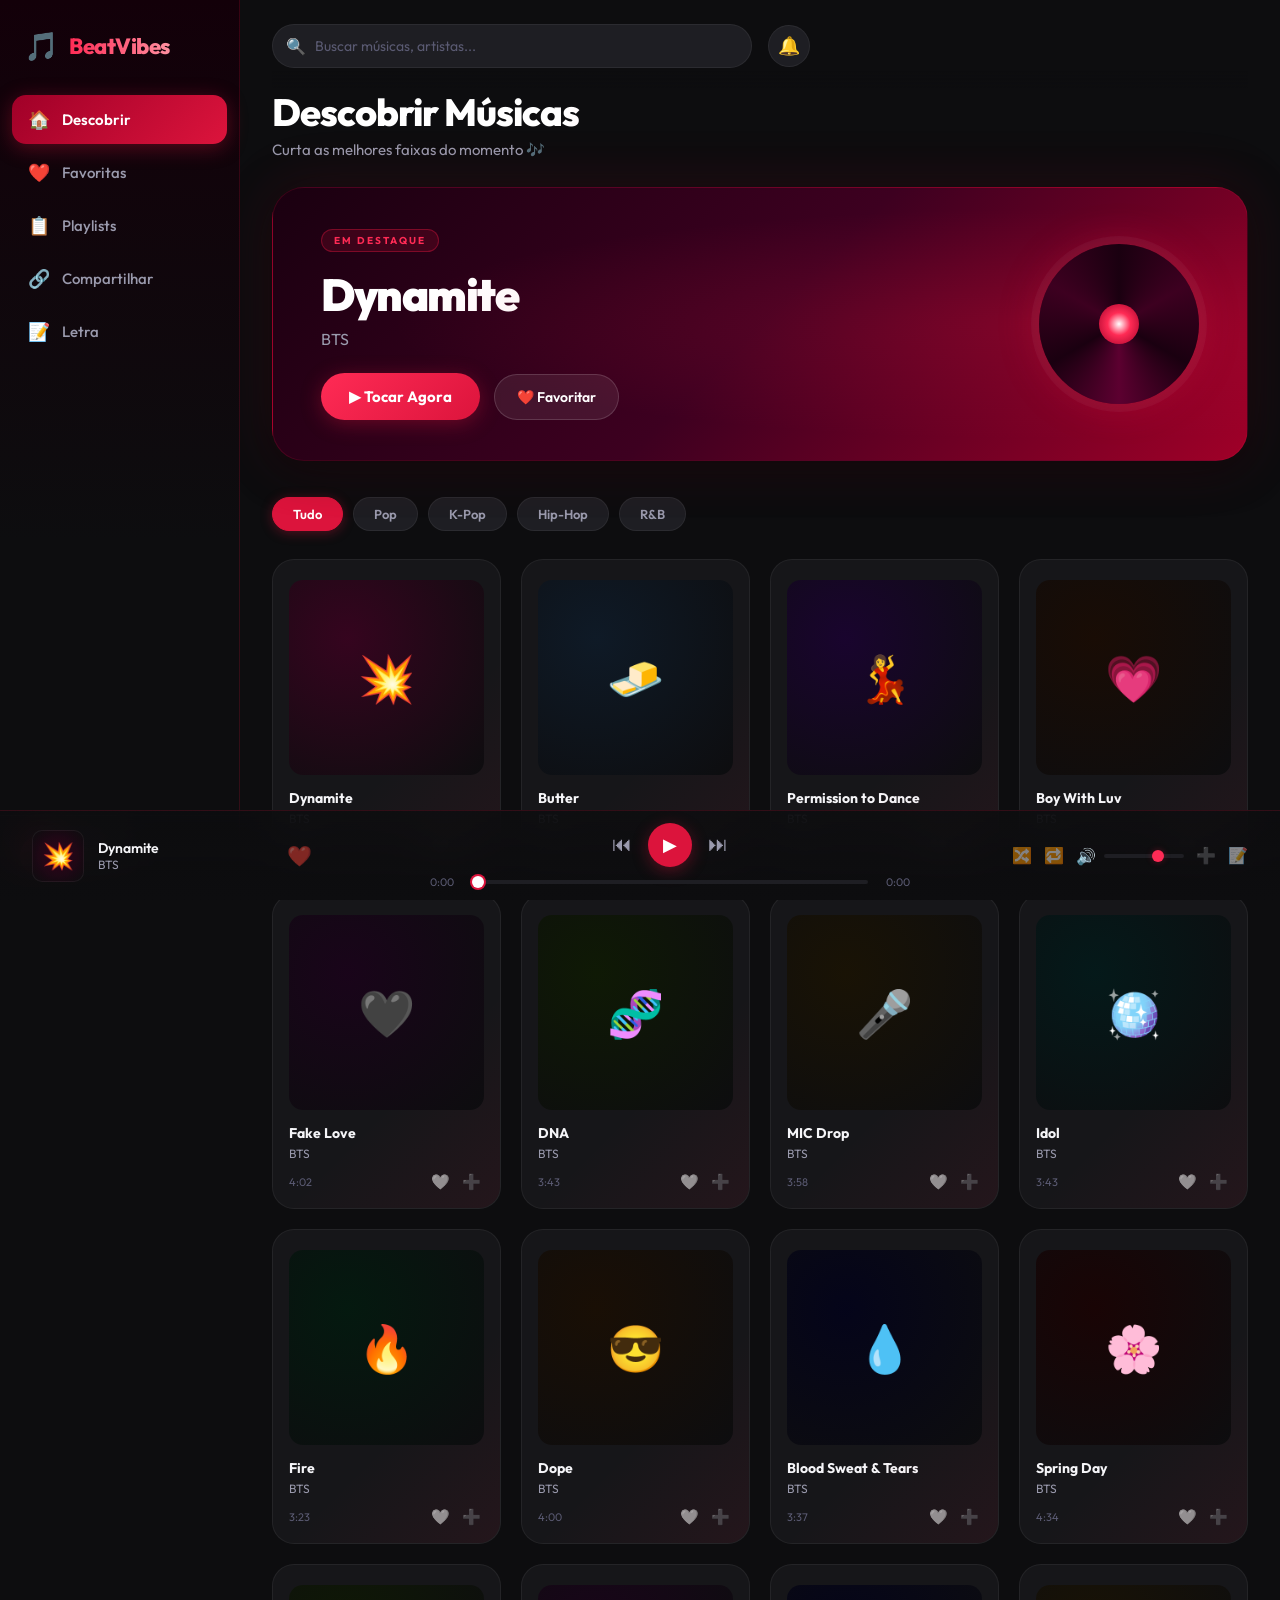
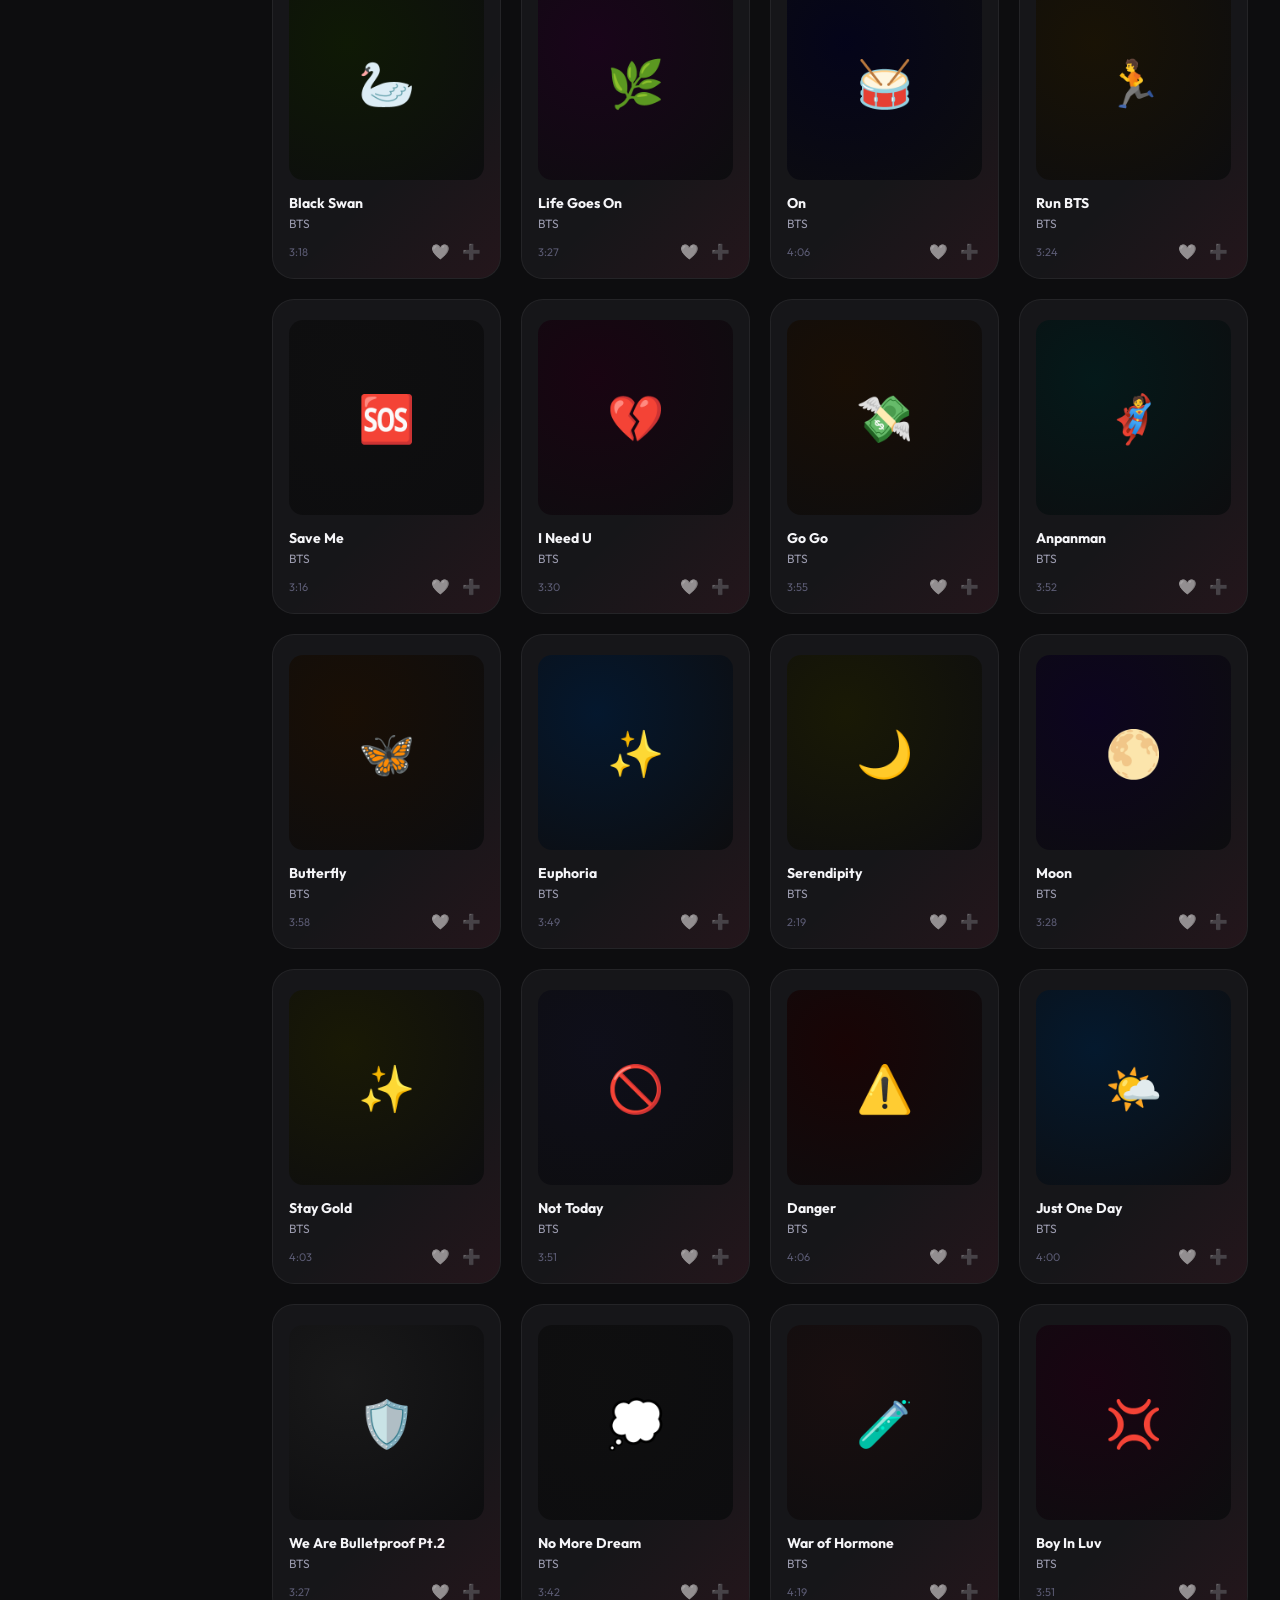
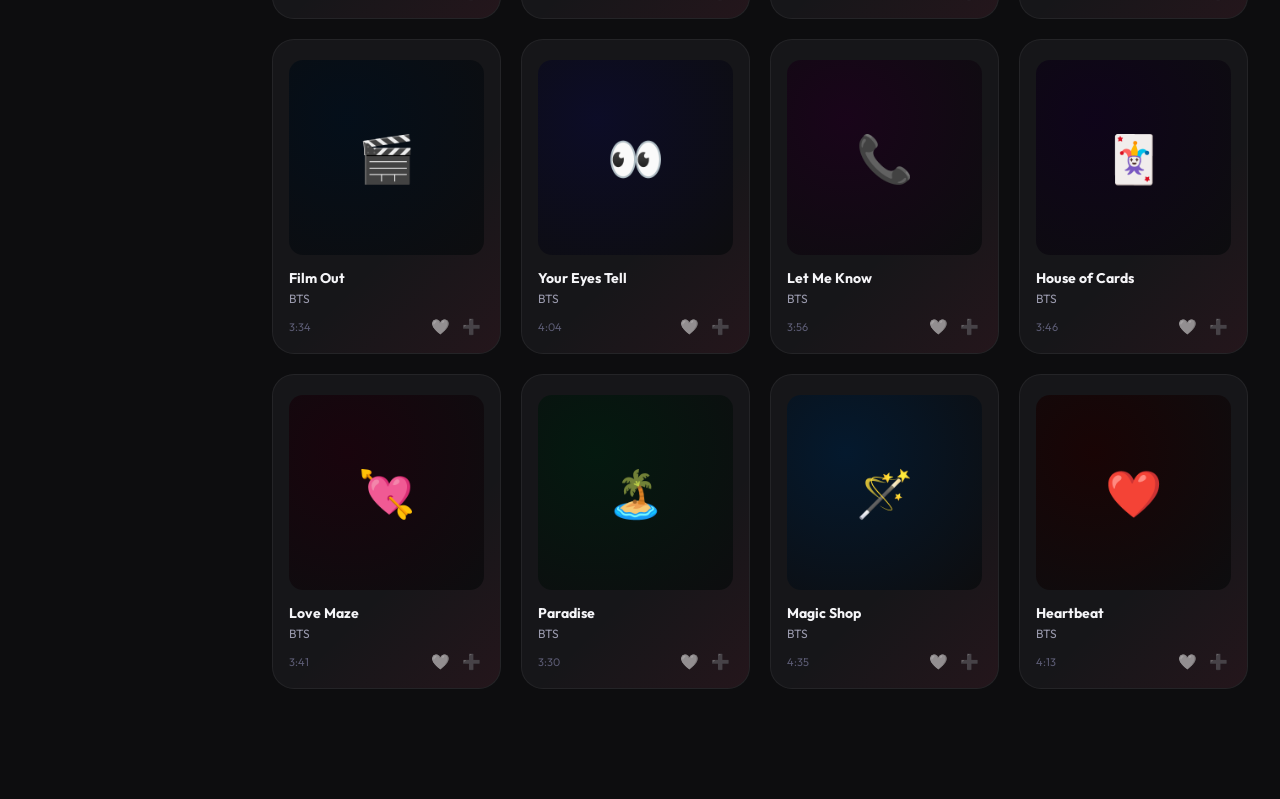
<file: projeto - beatvibes/index.html>
<!DOCTYPE html>
<html lang="pt-BR">
<head>
  <meta charset="UTF-8" />
  <meta name="viewport" content="width=device-width, initial-scale=1.0" />
  <meta name="description" content="BeatVibes - Ouça músicas, crie playlists e compartilhe com seus amigos. A melhor experiência musical em um clique." />
  <title>BeatVibes – Sua música, do seu jeito</title>
  <link rel="preconnect" href="https://fonts.googleapis.com" />
  <link rel="preconnect" href="https://fonts.gstatic.com" crossorigin />
  <link href="https://fonts.googleapis.com/css2?family=Outfit:wght@300;400;500;600;700;800;900&display=swap" rel="stylesheet" />
  <link rel="stylesheet" href="style.css" />
</head>
<body>

  <!-- SIDEBAR -->
  <aside class="sidebar" id="sidebar">
    <div class="sidebar-logo">
      <span class="logo-icon">🎵</span>
      <span class="logo-text">BeatVibes</span>
    </div>

    <nav class="sidebar-nav">
      <button class="nav-btn active" id="btn-discover" onclick="showView('discover')">
        <span class="nav-icon">🏠</span> Descobrir
      </button>
      <button class="nav-btn" id="btn-favorites" onclick="showView('favorites')">
        <span class="nav-icon">❤️</span> Favoritas
      </button>
      <button class="nav-btn" id="btn-playlists" onclick="showView('playlists')">
        <span class="nav-icon">📋</span> Playlists
      </button>
      <button class="nav-btn" id="btn-share" onclick="showView('share')">
        <span class="nav-icon">🔗</span> Compartilhar
      </button>
      <button class="nav-btn" id="btn-lyrics" onclick="showView('lyrics')">
        <span class="nav-icon">📝</span> Letra
      </button>
    </nav>

    <div class="sidebar-footer">
      <div class="user-avatar">B</div>
      <div class="user-info">
        <span class="user-name">Beatriz</span>
        <span class="user-plan">🔥 Premium</span>
      </div>
    </div>
  </aside>

  <!-- MAIN CONTENT -->
  <main class="main-content">

    <!-- HEADER -->
    <header class="top-bar">
      <button class="hamburger" id="hamburger" onclick="toggleSidebar()">☰</button>
      <div class="search-wrap">
        <span class="search-icon">🔍</span>
        <input type="text" class="search-input" id="searchInput" placeholder="Buscar músicas, artistas..." oninput="filterSongs()" />
      </div>
      <div class="header-actions">
        <button class="icon-btn" title="Notificações">🔔</button>
      </div>
    </header>

    <!-- VIEW: DESCOBRIR -->
    <section class="view active" id="view-discover">
      <div class="section-header">
        <h1>Descobrir Músicas</h1>
        <p class="section-subtitle">Curta as melhores faixas do momento 🎶</p>
      </div>

      <!-- FEATURED BANNER -->
      <div class="featured-banner" id="featuredBanner">
        <div class="featured-info">
          <span class="featured-tag">EM DESTAQUE</span>
          <h2 class="featured-title" id="featuredTitle">Dynamite</h2>
          <p class="featured-artist" id="featuredArtist">BTS</p>
          <div class="featured-actions">
            <button class="btn-play-featured" onclick="playFeatured()">▶ Tocar Agora</button>
            <button class="btn-fav-featured" id="featFavBtn" onclick="toggleFavFeatured()">❤️ Favoritar</button>
          </div>
        </div>
        <div class="featured-art">
          <div class="vinyl"></div>
        </div>
      </div>

      <!-- CATEGORIA TABS -->
      <div class="cat-tabs">
        <button class="cat-tab active" onclick="filterCategory('all', this)">Tudo</button>
        <button class="cat-tab" onclick="filterCategory('pop', this)">Pop</button>
        <button class="cat-tab" onclick="filterCategory('kpop', this)">K-Pop</button>
        <button class="cat-tab" onclick="filterCategory('hiphop', this)">Hip-Hop</button>
        <button class="cat-tab" onclick="filterCategory('rb', this)">R&amp;B</button>
      </div>

      <!-- SONG GRID -->
      <div class="song-grid" id="songGrid"></div>
    </section>

    <!-- VIEW: FAVORITAS -->
    <section class="view" id="view-favorites">
      <div class="section-header">
        <h1>Minhas Favoritas</h1>
        <p class="section-subtitle">Músicas que você amou ❤️</p>
      </div>
      <div class="song-list" id="favoritesList">
        <div class="empty-state">
          <span class="empty-icon">🎵</span>
          <p>Você ainda não favoritou nenhuma música.</p>
          <p>Clique no ❤️ em qualquer faixa para começar!</p>
        </div>
      </div>
    </section>

    <!-- VIEW: PLAYLISTS -->
    <section class="view" id="view-playlists">
      <div class="section-header">
        <h1>Minhas Playlists</h1>
        <p class="section-subtitle">Organize suas músicas do jeito que quiser 📋</p>
      </div>

      <div class="playlist-creator">
        <input type="text" id="playlistNameInput" class="playlist-name-input" placeholder="Nome da nova playlist..." maxlength="40" />
        <button class="btn-create-playlist" onclick="createPlaylist()">+ Criar</button>
      </div>

      <div class="playlists-container" id="playlistsContainer">
        <div class="empty-state">
          <span class="empty-icon">📋</span>
          <p>Nenhuma playlist criada ainda.</p>
          <p>Crie sua primeira playlist acima!</p>
        </div>
      </div>
    </section>

    <!-- VIEW: COMPARTILHAR -->
    <section class="view" id="view-share">
      <div class="section-header">
        <h1>Compartilhar Músicas</h1>
        <p class="section-subtitle">Mande suas músicas favoritas para os amigos 🔗</p>
      </div>

      <div class="share-grid">
        <div class="share-card">
          <div class="share-card-icon">📱</div>
          <h3>Compartilhar Link</h3>
          <p>Gere um link único para qualquer música e envie para seus amigos.</p>
          <div class="share-song-select-wrap">
            <select class="share-song-select" id="shareSongSelect">
              <option value="">Selecione uma música...</option>
            </select>
          </div>
          <div class="share-link-box" id="shareLinkBox" style="display:none;">
            <input type="text" class="share-link-input" id="shareLinkInput" readonly />
            <button class="btn-copy" onclick="copyLink()" id="copyBtn">📋 Copiar</button>
          </div>
          <button class="btn-generate-link" onclick="generateLink()">🔗 Gerar Link</button>
        </div>

        <div class="share-card">
          <div class="share-card-icon">📤</div>
          <h3>Compartilhar via WhatsApp</h3>
          <p>Envie uma música diretamente no WhatsApp de um amigo.</p>
          <div class="share-song-select-wrap">
            <select class="share-song-select" id="shareWaSongSelect">
              <option value="">Selecione uma música...</option>
            </select>
          </div>
          <input type="tel" class="share-phone-input" id="sharePhoneInput" placeholder="DDD + Número (ex: 11999999999)" />
          <button class="btn-share-wa" onclick="shareWhatsApp()">📲 Enviar no WhatsApp</button>
        </div>

        <div class="share-card">
          <div class="share-card-icon">🎶</div>
          <h3>Compartilhar Playlist</h3>
          <p>Exporte uma das suas playlists e compartilhe com quem quiser.</p>
          <div class="share-song-select-wrap">
            <select class="share-song-select" id="sharePlaylistSelect">
              <option value="">Selecione uma playlist...</option>
            </select>
          </div>
          <button class="btn-share-playlist" onclick="sharePlaylist()">🔗 Gerar Link da Playlist</button>
          <div class="share-link-box" id="playlistLinkBox" style="display:none;">
            <input type="text" class="share-link-input" id="playlistLinkInput" readonly />
            <button class="btn-copy" onclick="copyPlaylistLink()">📋 Copiar</button>
          </div>
        </div>
      </div>
    </section>

    <!-- VIEW: LETRA -->
    <section class="view" id="view-lyrics">
      <div class="section-header">
        <h1>Letra da Música</h1>
        <p class="section-subtitle">Acompanhe a letra em tempo real 📝</p>
      </div>

      <div class="lyrics-wrap">
        <!-- Painel lateral: seletor -->
        <div class="lyrics-sidebar">
          <p class="lyrics-select-label">Escolha uma música:</p>
          <div class="lyrics-song-list" id="lyricsSongList"></div>
        </div>

        <!-- Painel principal: letra -->
        <div class="lyrics-main" id="lyricsMain">
          <div class="lyrics-header" id="lyricsHeader">
            <div class="lyrics-art" id="lyricsArt">🎵</div>
            <div class="lyrics-info">
              <span class="lyrics-song-title" id="lyricsSongTitle">Selecione uma música</span>
              <span class="lyrics-song-artist" id="lyricsSongArtist">–</span>
            </div>
            <button class="btn-lyrics-play" id="btnLyricsPlay" onclick="playFromLyrics()">▶ Tocar</button>
          </div>

          <div class="lyrics-body" id="lyricsBody">
            <div class="lyrics-idle">
              <span class="lyrics-idle-icon">🎤</span>
              <p>Selecione uma música ao lado para ver a letra</p>
              <p style="font-size:12px;margin-top:6px;">ou toque uma música e ela aparecerá automaticamente aqui</p>
            </div>
          </div>
        </div>
      </div>
    </section>

  </main>

  <!-- NOW PLAYING BAR -->
  <div class="now-playing" id="nowPlaying">
    <div class="np-left">
      <div class="np-art" id="npArt">🎵</div>
      <div class="np-info">
        <span class="np-title" id="npTitle">Nenhuma música</span>
        <span class="np-artist" id="npArtist">– selecione uma faixa</span>
      </div>
      <button class="np-fav-btn" id="npFavBtn" onclick="toggleFavFromPlayer()" title="Favoritar">❤️</button>
    </div>

    <div class="np-center">
      <div class="np-controls">
        <button class="ctrl-btn" onclick="prevSong()" title="Anterior">⏮</button>
        <button class="ctrl-btn ctrl-play" id="playBtn" onclick="togglePlay()">▶</button>
        <button class="ctrl-btn" onclick="nextSong()" title="Próxima">⏭</button>
      </div>
      <div class="np-progress-wrap">
        <span class="np-time" id="currentTime">0:00</span>
        <div class="np-progress-bar" id="progressBar" onclick="seekSong(event)">
          <div class="np-progress-fill" id="progressFill"></div>
          <div class="np-progress-thumb" id="progressThumb"></div>
        </div>
        <span class="np-time" id="totalTime">0:00</span>
      </div>
    </div>

    <div class="np-right">
      <button class="ctrl-btn-sm" id="shuffleBtn" onclick="toggleShuffle()" title="Aleatório">🔀</button>
      <button class="ctrl-btn-sm" id="repeatBtn" onclick="toggleRepeat()" title="Repetir">🔁</button>
      <div class="volume-wrap">
        <span class="vol-icon" id="volIcon">🔊</span>
        <input type="range" class="volume-slider" id="volumeSlider" min="0" max="1" step="0.01" value="0.7" oninput="setVolume(this.value)" />
      </div>
      <button class="ctrl-btn-sm" onclick="addToPlaylistFromPlayer()" title="Adicionar à playlist">➕</button>
      <button class="ctrl-btn-sm" onclick="openLyricsForCurrent()" title="Ver letra">📝</button>
    </div>
  </div>

  <!-- MODAL: ADICIONAR À PLAYLIST -->
  <div class="modal-overlay" id="addToPlaylistModal" onclick="closeModal('addToPlaylistModal')">
    <div class="modal" onclick="event.stopPropagation()">
      <div class="modal-header">
        <h3>Adicionar à Playlist</h3>
        <button class="modal-close" onclick="closeModal('addToPlaylistModal')">✕</button>
      </div>
      <div class="modal-body" id="modalPlaylistList">
        <div class="empty-state">
          <p>Nenhuma playlist encontrada. Crie uma na aba Playlists!</p>
        </div>
      </div>
    </div>
  </div>

  <!-- MODAL: PLAYLIST DETALHES -->
  <div class="modal-overlay" id="playlistDetailModal" onclick="closeModal('playlistDetailModal')">
    <div class="modal modal-large" onclick="event.stopPropagation()">
      <div class="modal-header">
        <h3 id="playlistDetailTitle">Playlist</h3>
        <button class="modal-close" onclick="closeModal('playlistDetailModal')">✕</button>
      </div>
      <div class="modal-body" id="playlistDetailBody"></div>
    </div>
  </div>

  <!-- TOAST -->
  <div class="toast" id="toast"></div>

  <script src="app.js"></script>
</body>
</html>
</file>
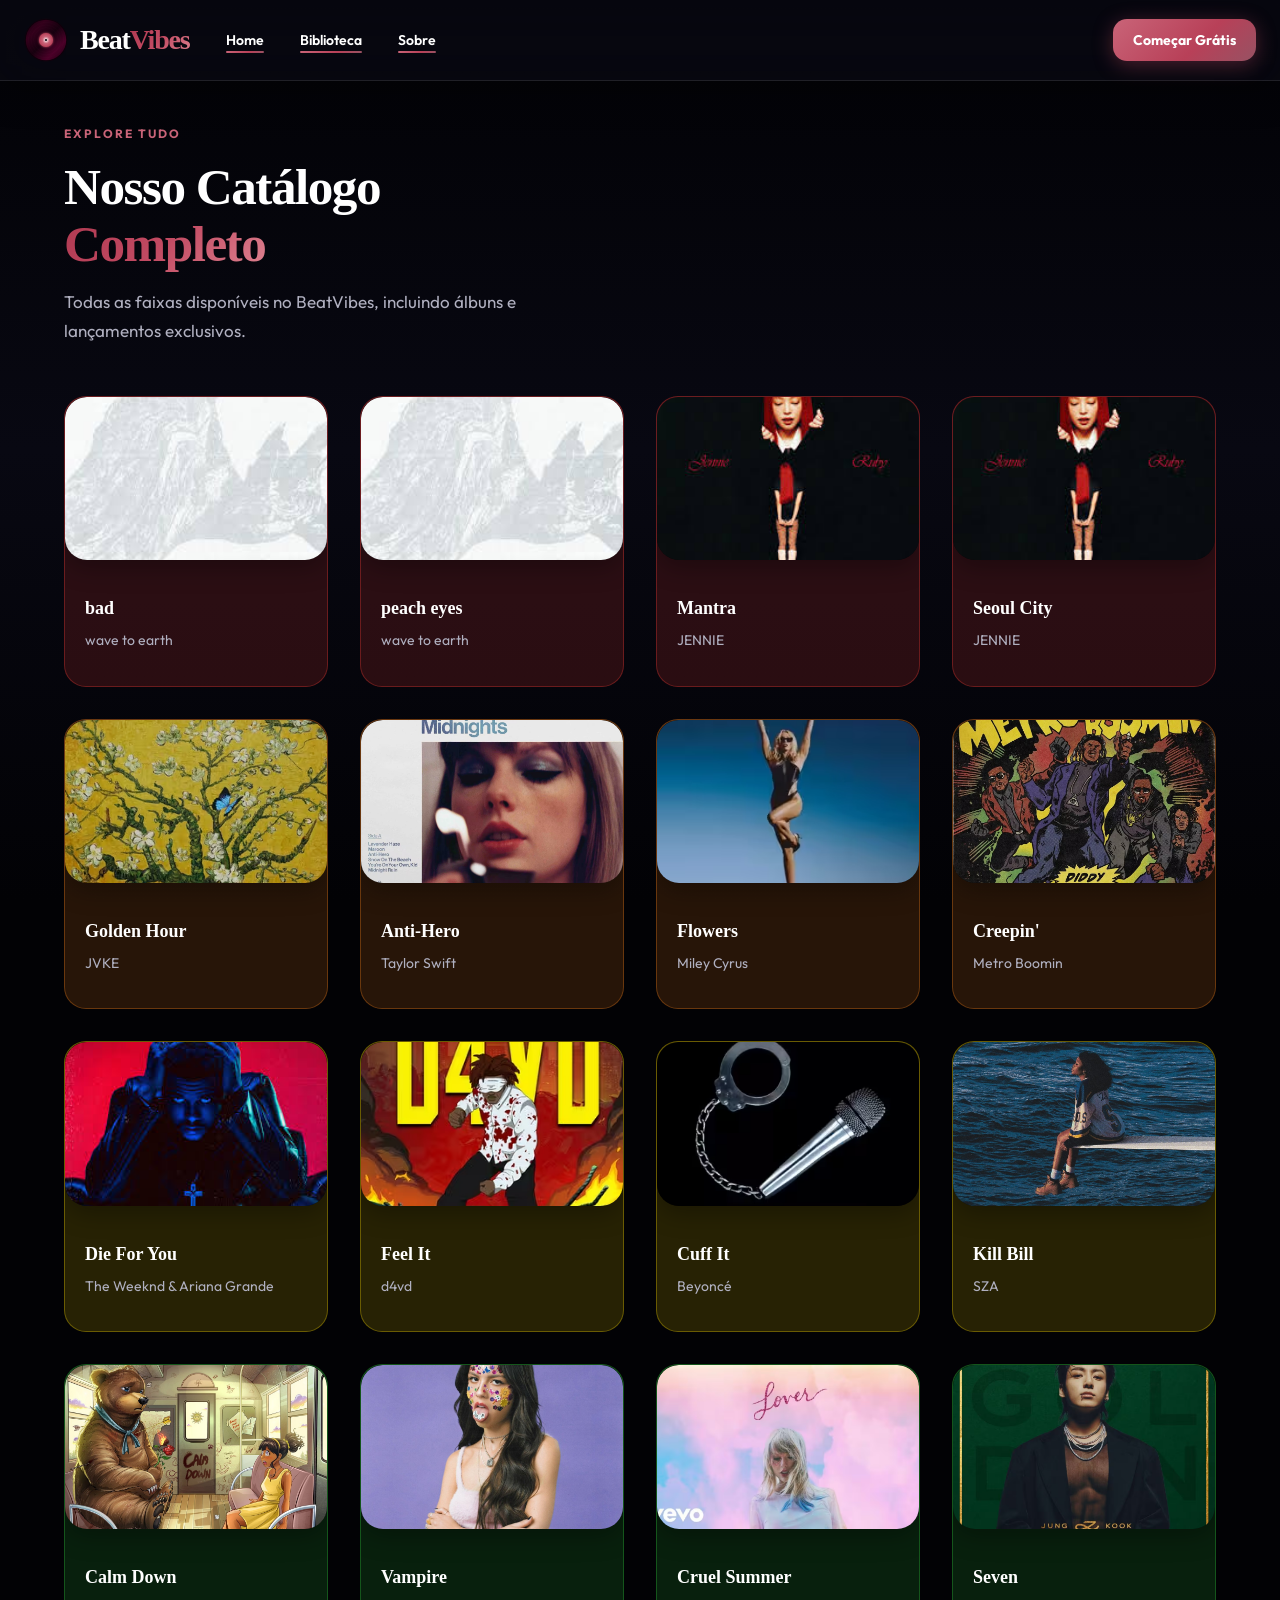
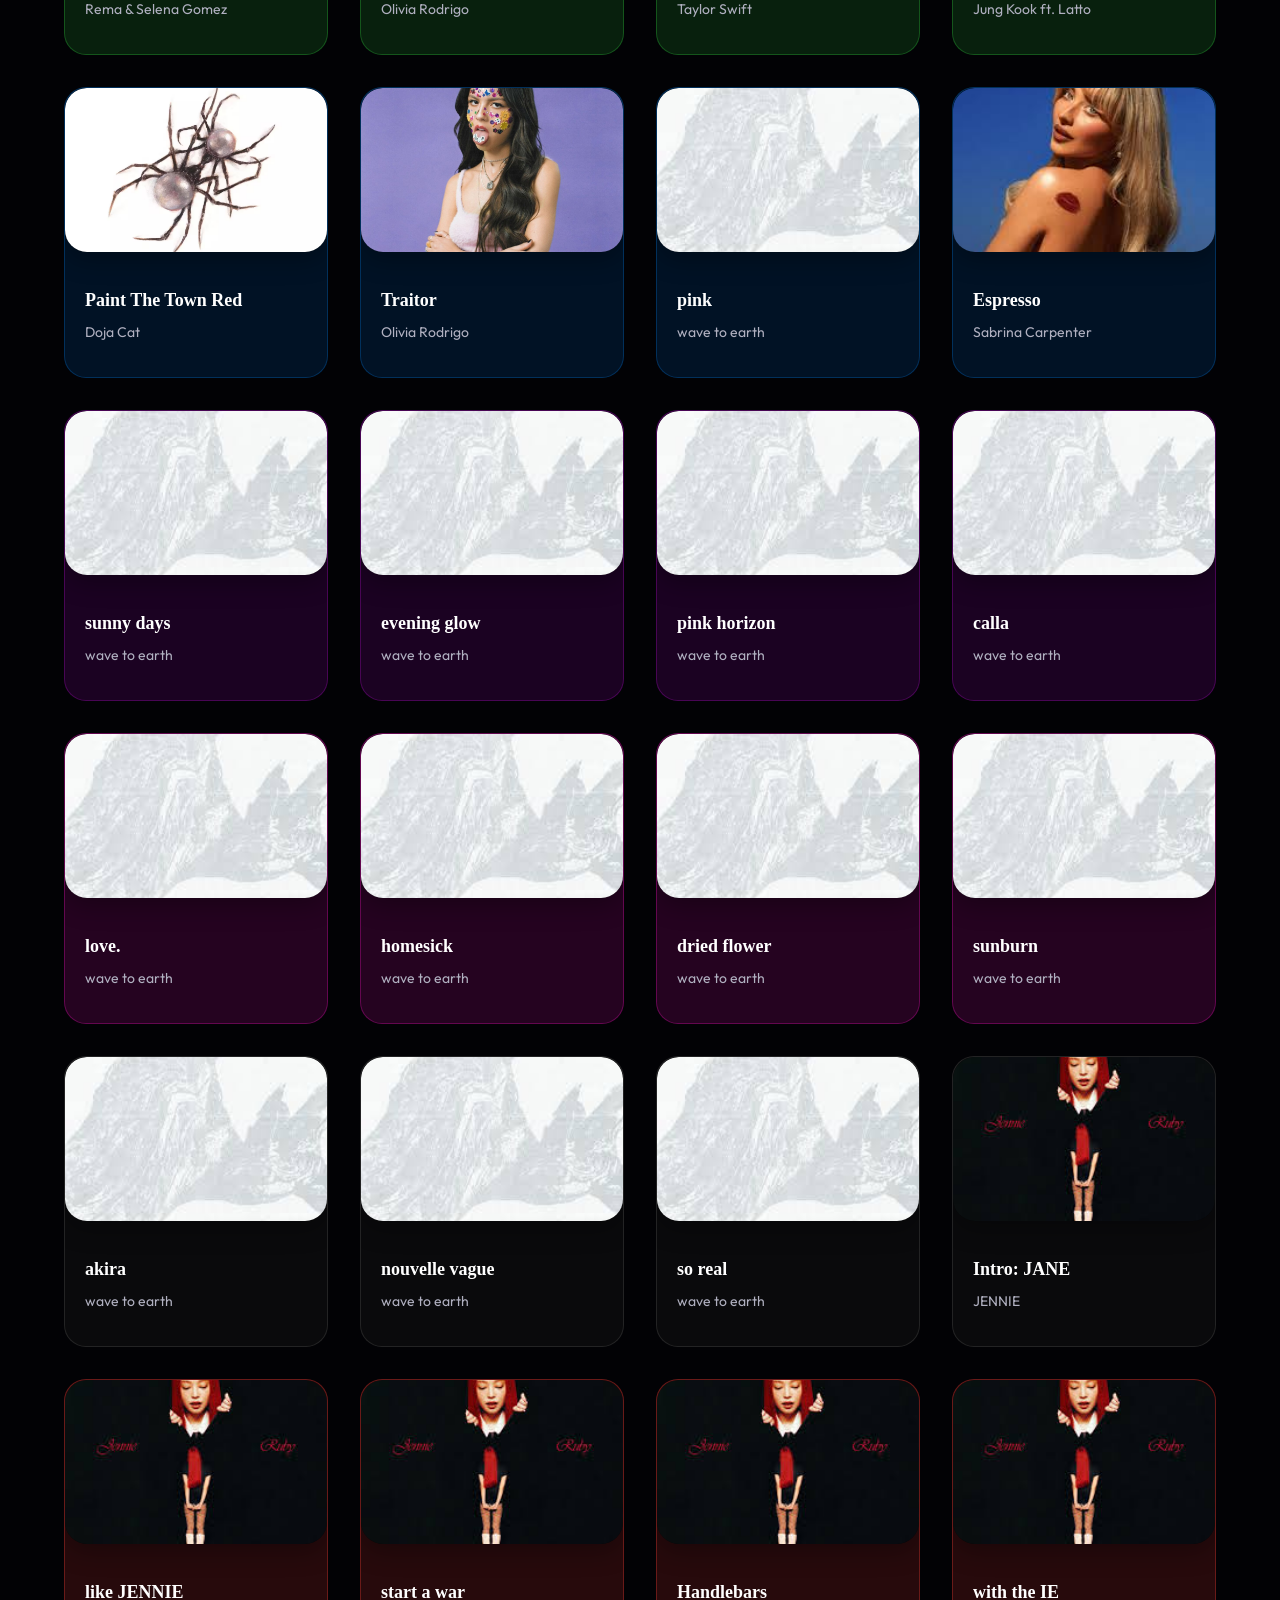
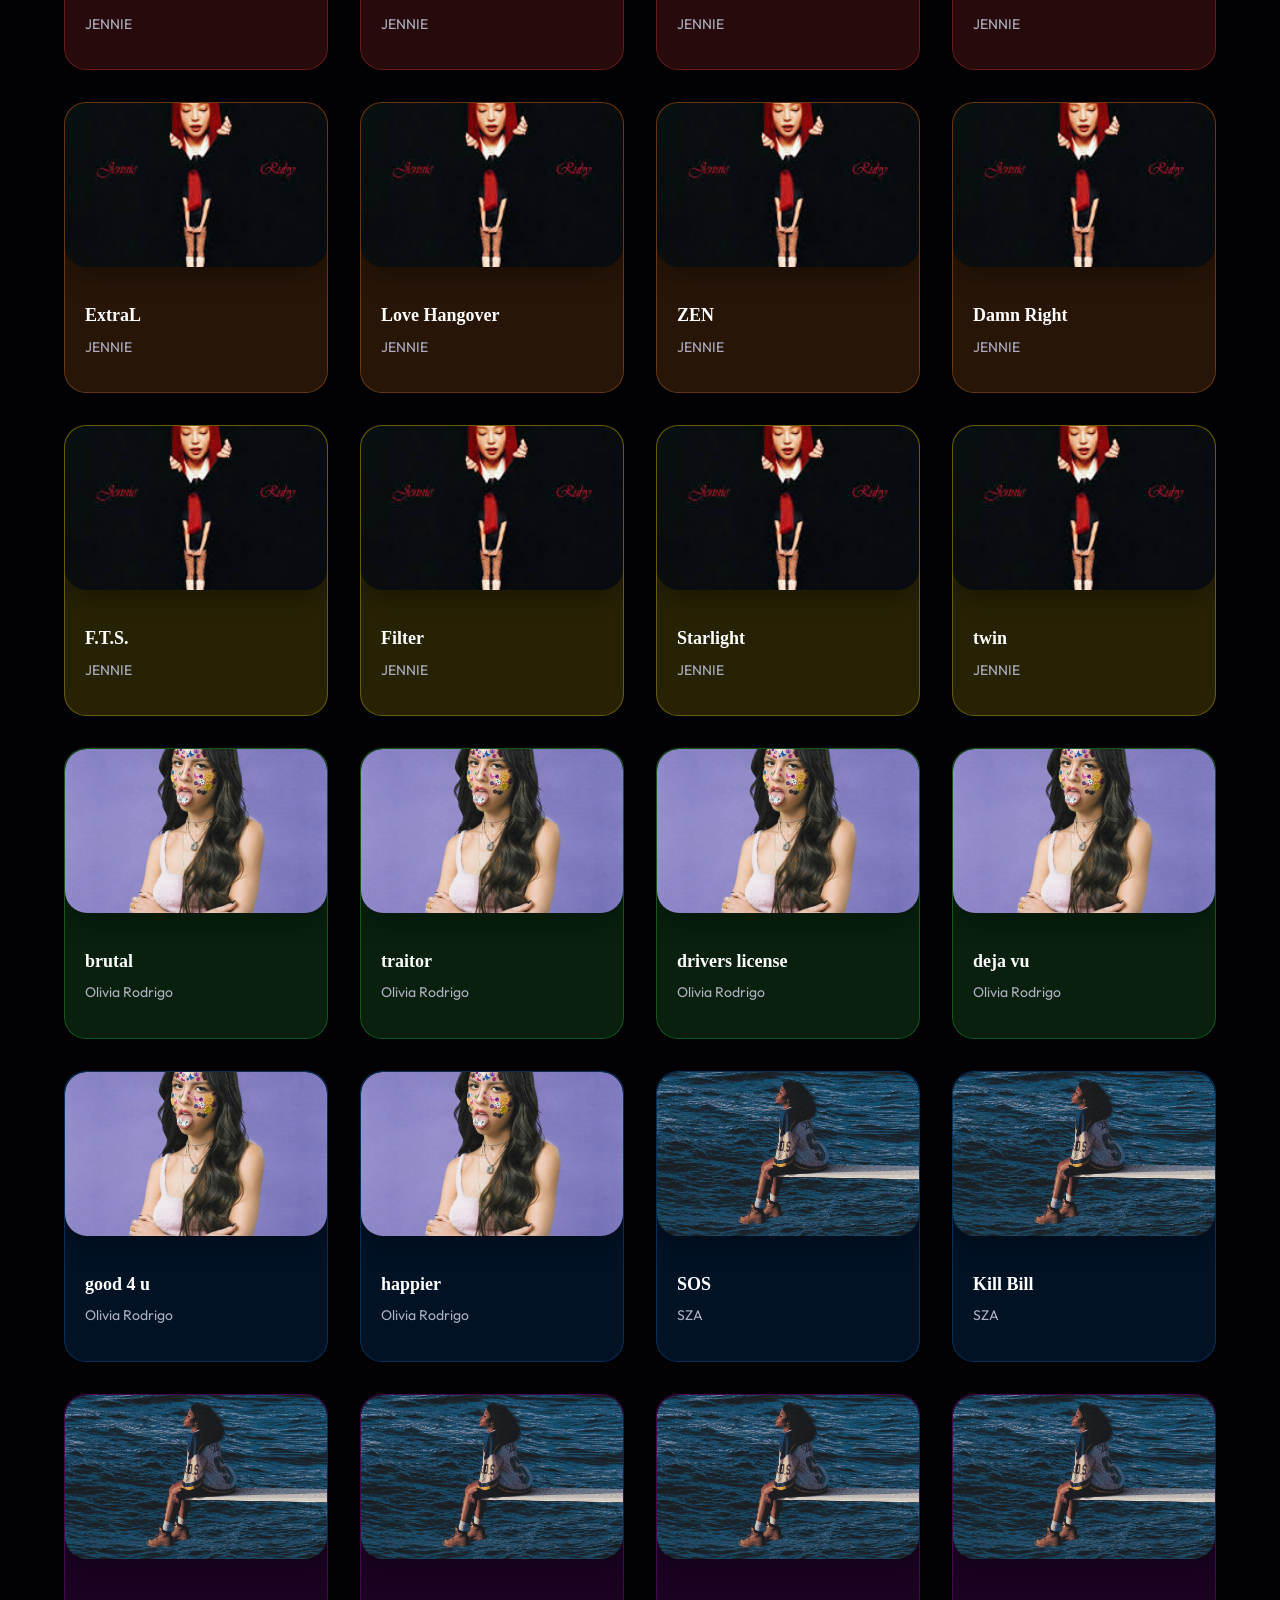
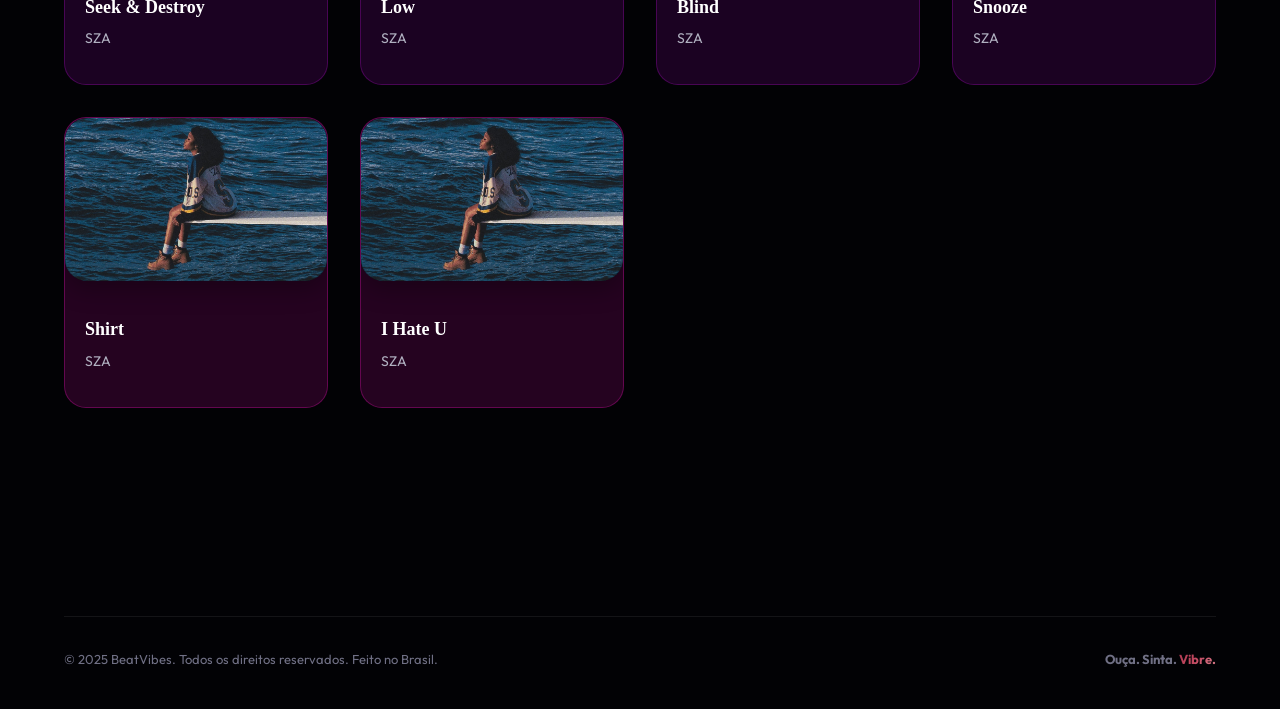
<file: catalogo.html>
<!DOCTYPE html>
<html lang="pt-BR" data-theme="dark">
<head>
  <meta charset="UTF-8" />
  <meta name="viewport" content="width=device-width, initial-scale=1.0" />
  <meta name="description" content="BeatVibes Catálogo – Explore todas as músicas disponíveis." />
  <title>BeatVibes – Catálogo Completo</title>
  <link rel="preconnect" href="https://fonts.googleapis.com" />
  <link rel="preconnect" href="https://fonts.gstatic.com" crossorigin />
  <link href="https://fonts.googleapis.com/css2?family=Outfit:wght@300;400;500;600;700;800;900&family=Space+Grotesk:wght@400;500;600;700&display=swap" rel="stylesheet" />
  <link rel="stylesheet" href="style.css" />
  <link rel='stylesheet' href='https://cdn-uicons.flaticon.com/2.1.0/uicons-solid-rounded/css/uicons-solid-rounded.css'>
</head>
<body class="catalog-page">

  <!-- NAVBAR -->
  <nav class="navbar scrolled">
    <div class="nav-container">
      <a href="index.html" class="nav-logo">
        <img src="logo.svg" alt="BeatVibes Icon" class="nav-logo-img" />
        <span class="logo-text">Beat<span class="logo-accent">Vibes</span></span>
      </a>
      <ul class="nav-links">
        <li><a href="index.html#home" class="nav-link">Home</a></li>
        <li><a href="index.html#biblioteca" class="nav-link">Biblioteca</a></li>
        <li><a href="index.html#sobre" class="nav-link">Sobre</a></li>
      </ul>
      <div class="nav-actions">
        <a href="login.html" class="btn-nav-cta">Começar Grátis</a>
      </div>
    </div>
  </nav>

  <main class="container" style="padding-top: 120px; padding-bottom: 80px;">
    <div class="section-tag">Explore Tudo</div>
    <h1 class="section-title">Nosso Catálogo <br><span class="gradient-text">Completo</span></h1>
    <p class="section-desc" style="margin-bottom: 50px;">Todas as faixas disponíveis no BeatVibes, incluindo álbuns e lançamentos exclusivos.</p>

    <div class="tracks-grid" id="fullTracksGrid">
      <!-- Injected by app.js -->
    </div>
  </main>

  <footer class="footer">
    <div class="container">
      <div class="footer-bottom">
        <p>© 2025 BeatVibes. Todos os direitos reservados. Feito no Brasil.</p>
        <p class="footer-tagline">Ouça. Sinta. <span class="gradient-text">Vibre.</span></p>
      </div>
    </div>
  </footer>

  <!-- Floating Player -->
  <div class="floating-player" id="floatingPlayer">
    <button class="fp-close" id="fpClose" aria-label="Fechar Player">
      <svg width="14" height="14" viewBox="0 0 24 24" fill="none" stroke="currentColor" stroke-width="3"><line x1="18" y1="6" x2="6" y2="18"/><line x1="6" y1="6" x2="18" y2="18"/></svg>
    </button>
    <div class="fp-glow"></div>
    <div class="fp-art">
      <div class="fp-vinyl">
        <div class="fp-center"></div>
      </div>
    </div>
    <div class="fp-info">
      <span class="fp-label">Tocando Agora</span>
      <span class="fp-title">Escolha uma música</span>
      <span class="fp-artist">BeatVibes</span>
      <div class="fp-progress">
        <div class="fp-bar"><div class="fp-fill"></div></div>
        <span class="fp-time">0:00 / 0:00</span>
      </div>
    </div>
    <div class="fp-controls">
      <button class="fp-btn-sm" id="fpPrev" aria-label="Música Anterior">
        <svg width="14" height="14" viewBox="0 0 18 18" fill="none">
          <path d="M5 14V4h2v10H5zm10 0l-7-5 7-5v10z" fill="currentColor"/>
        </svg>
      </button>
      <button class="fp-btn" id="fpPlay" aria-label="Play/Pause">
        <svg width="18" height="18" viewBox="0 0 18 18" fill="none">
          <path d="M6 4l9 5-9 5V4z" fill="currentColor"/>
        </svg>
      </button>
      <button class="fp-btn-sm" id="fpNext" aria-label="Próxima Música">
        <svg width="14" height="14" viewBox="0 0 18 18" fill="none">
          <path d="M3 4l7 5-7 5V4zm10 0v10h-2V4h2z" fill="currentColor"/>
        </svg>
      </button>
      <button class="fp-btn-lyrics" id="fpLyrics" title="Letras">
        <svg width="16" height="16" viewBox="0 0 24 24" fill="none" stroke="currentColor" stroke-width="2" stroke-linecap="round" stroke-linejoin="round"><path d="M12 20h9"/><path d="M16.5 3.5a2.121 2.121 0 0 1 3 3L7 19l-4 1 1-4L16.5 3.5z"/></svg>
      </button>
    </div>

    <!-- Lyrics Panel -->
    <div class="lyrics-panel" id="lyricsPanel">
      <div class="lyrics-header">
        <span style="font-weight: 700; font-size: 14px;">Letras Sincronizadas</span>
        <button class="fp-btn-sm" onclick="toggleLyrics()" style="border:none; background:transparent;">
          <svg width="14" height="14" viewBox="0 0 24 24" fill="none" stroke="currentColor" stroke-width="2.5"><line x1="18" y1="6" x2="6" y2="18"/><line x1="6" y1="6" x2="18" y2="18"/></svg>
        </button>
      </div>
      <div class="lyrics-content" id="lyricsContent">
        <!-- Lines injected by JS -->
      </div>
    </div>
  </div>

  <div class="toast" id="toast"></div>

  <script src="app.js"></script>
</body>
</html>
</file>
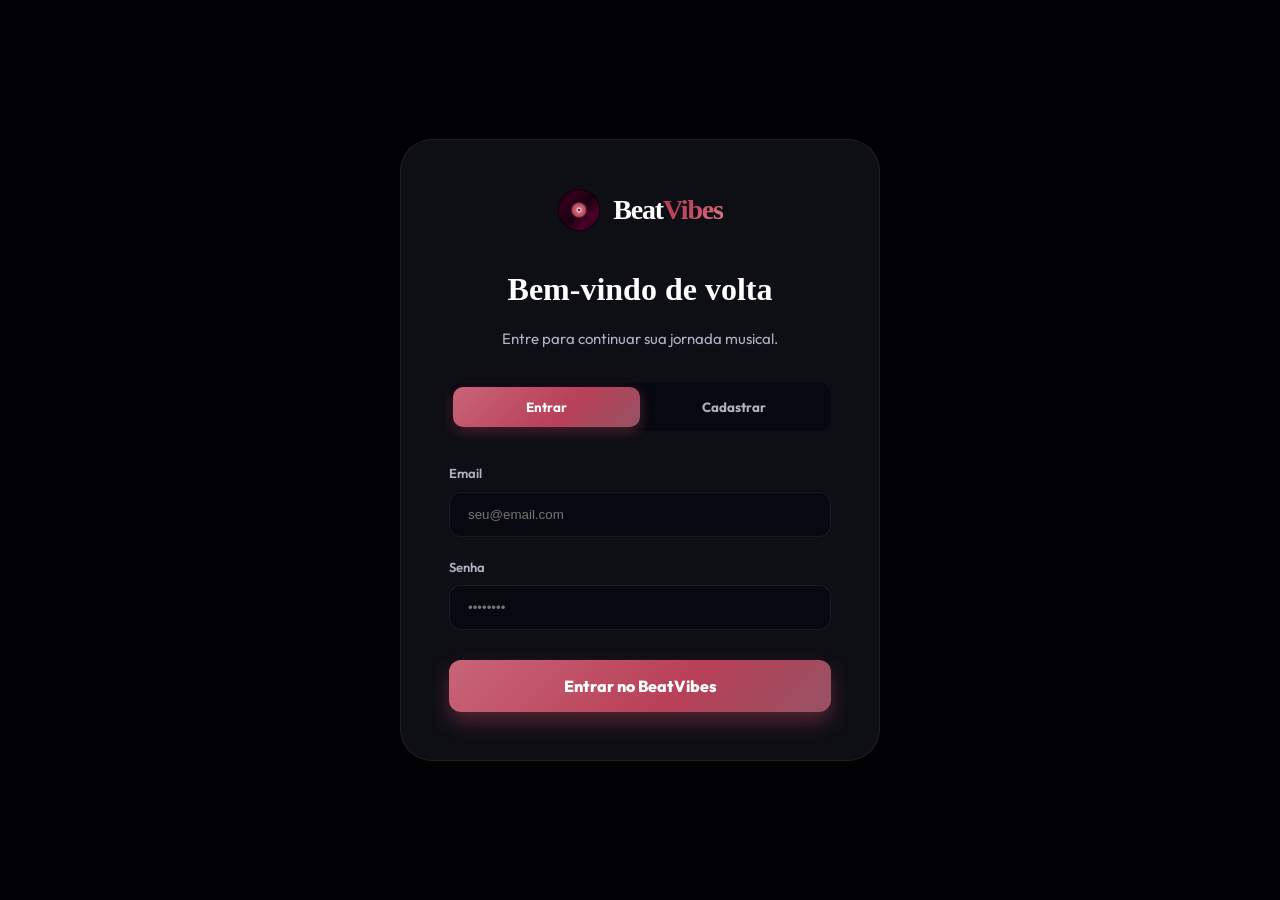
<file: login.html>
<!DOCTYPE html>
<html lang="pt-BR" data-theme="dark">
<head>
  <meta charset="UTF-8" />
  <meta name="viewport" content="width=device-width, initial-scale=1.0" />
  <title>BeatVibes – Entre ou Crie sua Conta</title>
  <link rel="preconnect" href="https://fonts.googleapis.com" />
  <link rel="preconnect" href="https://fonts.gstatic.com" crossorigin />
  <link href="https://fonts.googleapis.com/css2?family=Outfit:wght@300;400;500;600;700;800;900&display=swap" rel="stylesheet" />
  <link rel="stylesheet" href="style.css" />
  <style>
    .auth-page {
      min-height: 100vh;
      display: flex;
      align-items: center;
      justify-content: center;
      background: var(--bg);
      padding: 24px;
    }
    .auth-container {
      background: var(--bg-card);
      border: 1px solid var(--border-soft);
      border-radius: var(--radius-xl);
      padding: 48px;
      width: 100%;
      max-width: 480px;
      box-shadow: 0 30px 60px rgba(0,0,0,0.5);
      text-align: center;
    }
    .auth-logo { margin-bottom: 32px; display: inline-flex; }
    .auth-title { font-size: 32px; font-weight: 800; margin-bottom: 12px; }
    .auth-sub { color: var(--txt-2); margin-bottom: 32px; font-size: 15px; }
    .auth-tabs {
      display: flex;
      background: var(--bg-2);
      padding: 4px;
      border-radius: 12px;
      margin-bottom: 32px;
    }
    .auth-tab {
      flex: 1;
      padding: 12px;
      border: none;
      background: transparent;
      color: var(--txt-2);
      font-weight: 700;
      border-radius: 10px;
      transition: all 0.3s;
    }
    .auth-tab.active {
      background: var(--grad-crimson);
      color: white;
      box-shadow: 0 4px 12px var(--crimson-glow);
    }
    .auth-form { display: flex; flex-direction: column; gap: 20px; text-align: left; }
    .auth-input-group label { display: block; font-size: 13px; font-weight: 600; color: var(--txt-2); margin-bottom: 8px; }
    .auth-input-group input {
      width: 100%;
      background: var(--bg-2);
      border: 1px solid var(--border-soft);
      border-radius: 12px;
      padding: 14px 18px;
      color: var(--txt);
      outline: none;
      transition: border-color 0.3s;
    }
    .auth-input-group input:focus { border-color: var(--crimson); }
    .btn-auth {
      margin-top: 10px;
      padding: 16px;
      border: none;
      border-radius: 12px;
      background: var(--grad-crimson);
      color: white;
      font-weight: 800;
      font-size: 16px;
      cursor: pointer;
      box-shadow: 0 10px 20px var(--crimson-glow);
      transition: transform 0.3s;
    }
    .btn-auth:hover { transform: translateY(-2px); }
  </style>
</head>
<body class="auth-page">

  <div class="auth-container">
    <a href="index.html" class="nav-logo auth-logo">
      <img src="logo.svg" alt="BeatVibes Icon" class="nav-logo-img" />
      <span class="logo-text">Beat<span class="logo-accent">Vibes</span></span>
    </a>
    
    <div id="loginView">
      <h1 class="auth-title">Bem-vindo de volta</h1>
      <p class="auth-sub">Entre para continuar sua jornada musical.</p>
      
      <div class="auth-tabs">
        <button class="auth-tab active">Entrar</button>
        <button class="auth-tab" onclick="toggleAuth()">Cadastrar</button>
      </div>

      <form class="auth-form" onsubmit="event.preventDefault(); handleAuth('login')">
        <div class="auth-input-group">
          <label>Email</label>
          <input type="email" placeholder="seu@email.com" required>
        </div>
        <div class="auth-input-group">
          <label>Senha</label>
          <input type="password" placeholder="••••••••" required>
        </div>
        <button type="submit" class="btn-auth">Entrar no BeatVibes</button>
      </form>
    </div>

    <div id="signupView" style="display: none;">
      <h1 class="auth-title">Crie sua conta</h1>
      <p class="auth-sub">Junte-se à maior comunidade de música.</p>
      
      <div class="auth-tabs">
        <button class="auth-tab" onclick="toggleAuth()">Entrar</button>
        <button class="auth-tab active">Cadastrar</button>
      </div>

      <form class="auth-form" onsubmit="event.preventDefault(); handleAuth('signup')">
        <div class="auth-input-group">
          <label>Nome Completo</label>
          <input type="text" placeholder="Como quer ser chamado?" required>
        </div>
        <div class="auth-input-group">
          <label>Email</label>
          <input type="email" placeholder="seu@email.com" required>
        </div>
        <div class="auth-input-group">
          <label>Senha</label>
          <input type="password" placeholder="Mínimo 8 caracteres" required>
        </div>
        <button type="submit" class="btn-auth">Começar Agora</button>
      </form>
    </div>
  </div>

  <script>
    function toggleAuth() {
      const login = document.getElementById('loginView');
      const signup = document.getElementById('signupView');
      if (login.style.display === 'none') {
        login.style.display = 'block';
        signup.style.display = 'none';
      } else {
        login.style.display = 'none';
        signup.style.display = 'block';
      }
    }

    function handleAuth(type) {
      let name = "Usuário";
      let email = "";

      if (type === 'signup') {
        name = document.querySelector('#signupView input[type="text"]').value;
        email = document.querySelector('#signupView input[type="email"]').value;
      } else {
        email = document.querySelector('#loginView input[type="email"]').value;
        // Pega o nome do email se não tiver
        name = email.split('@')[0];
      }

      const userData = {
        name: name,
        email: email,
        loginDate: new Date().toISOString()
      };

      localStorage.setItem('bv_user', JSON.stringify(userData));
      localStorage.setItem('bv_isLoggedIn', 'true');

      window.location.href = 'index.html';
    }
  </script>
</body>
</html>
</file>
<file: style.css>
/* =====================================================
   BEATVIBES LANDING PAGE — CSS
   Design System: Crimson / Dark / Glassmorphism
   ===================================================== */

/* ── RESET & BASE ─────────────────────────────────── */
*, *::before, *::after { box-sizing: border-box; margin: 0; padding: 0; }

:root {
  /* Crimson Palette */
  --crimson:        #b84058;
  --crimson-light:  #c96478;
  --crimson-dark:   #975263;
  --crimson-deeper: #79142e;
  --crimson-glow:   rgba(207, 80, 105, 0.35);
  --crimson-soft:   rgba(220, 20, 60, 0.12);

  /* Dark Theme (default) */
  --bg:            #020205;
  --bg-2:          #080810;
  --bg-card:       #0e0e15;
  --bg-card-h:     #1A1A2E;
  --border:        rgba(220, 20, 60, 0.2);
  --border-soft:   rgba(255, 255, 255, 0.07);
  --glass-bg:      rgba(10, 10, 20, 0.6);
  --glass-border:  rgba(255, 255, 255, 0.1);
  --glass-shadow:  rgba(0, 0, 0, 0.4);

  /* Text */
  --txt:           #FFFFFF;
  --txt-2:         #B0B0C0;
  --txt-3:         #707085;

  /* UI */
  --radius:        14px;
  --radius-lg:     22px;
  --radius-xl:     32px;
  --trans:         0.25s cubic-bezier(.4, 0, .2, 1);
  --trans-fast:    0.15s cubic-bezier(.4, 0, .2, 1);

  /* Gradient */
  --bg-gradient:  linear-gradient(180deg, #020205 0%, #080812 50%, #020205 100%);
  --grad-crimson: linear-gradient(135deg, var(--crimson-light) 0%, var(--crimson) 60%, var(--crimson-dark) 100%);
  --grad-text:    linear-gradient(135deg, #af3951, #c24a62, #dd8290);
}

/* ── LIGHT THEME ──────────────────────────────────── */
[data-theme="light"] {
  --bg-gradient: linear-gradient(180deg, #FFFDFE 0%, #FFF5F7 20%, #FEF9F3 50%, #FFF5F7 80%, #FFFDFE 100%);
  --bg:           #FFFDFE;
  --bg-2:         transparent;
  --bg-card:      #FFFFFF;
  --bg-card-h:    #FFF0F5;
  --border:       rgba(220, 20, 60, 0.1);
  --border-soft:  rgba(220, 20, 60, 0.05);
  --glass-bg:     rgba(255, 255, 255, 0.6);
  --glass-border: rgba(220, 20, 60, 0.1);
  --glass-shadow: rgba(0, 0, 0, 0.05);
  --txt:          #1A0A0E;
  --txt-2:        #5C4D50;
  --txt-3:        #8C7E81;
}/* ── FONTS & BASE ─────────────────────────────────── */
html { scroll-behavior: smooth; font-size: 16px; }

body {
  font-family: 'Outfit', sans-serif;
  background: var(--bg-gradient) fixed no-repeat center / cover;
  background-color: var(--bg);
  color: var(--txt);
  line-height: 1.6;
  overflow-x: hidden;
  transition: background 0.5s ease, color 0.5s ease;
}

h1, h2, h3, h4, h5, h6, 
.hero-title, .section-title, .album-title, .track-title,
.auth-title-serif, .category-title, .dm-title, .nav-logo {
  font-family: 'Fraunces', serif !important;
}

a { text-decoration: none; color: inherit; }
ul { list-style: none; }
img { max-width: 100%; display: block; }
button { cursor: pointer; font-family: inherit; }

/* ── SCROLLBAR ─────────────────────────────────────── */
::-webkit-scrollbar { width: 5px; }
::-webkit-scrollbar-track { background: var(--bg); }
::-webkit-scrollbar-thumb { background: var(--crimson-dark); border-radius: 99px; }

/* ── CONTAINER ─────────────────────────────────────── */
.container {
  width: 100%;
  max-width: 1200px;
  margin: 0 auto;
  padding: 0 24px;
}

/* ── GRADIENT TEXT ─────────────────────────────────── */
.gradient-text {
  background: var(--grad-text);
  -webkit-background-clip: text;
  -webkit-text-fill-color: transparent;
  background-clip: text;
}

/* ── CUSTOM CURSOR ─────────────────────────────────── */
.cursor {
  width: 10px; height: 10px;
  background: var(--crimson-light);
  border-radius: 50%;
  position: fixed;
  pointer-events: none;
  z-index: 9999;
  transform: translate(-50%, -50%);
  transition: transform 0.1s, background 0.2s;
  mix-blend-mode: difference;
}
.cursor-follower {
  width: 36px; height: 36px;
  border: 2px solid rgba(220, 20, 60, 0.5);
  border-radius: 50%;
  position: fixed;
  pointer-events: none;
  z-index: 9998;
  transform: translate(-50%, -50%);
  transition: transform 0.18s ease, width 0.2s, height 0.2s, border-color 0.2s;
}
.cursor.hovering { transform: translate(-50%, -50%) scale(2.5); background: transparent; }
.cursor-follower.hovering { width: 60px; height: 60px; border-color: var(--crimson); }

@media (hover: none) { .cursor, .cursor-follower { display: none; } }

/* ══════════════════════════════════════════════════
   NAVBAR
   ══════════════════════════════════════════════════ */
.navbar {
  position: fixed;
  top: 0; left: 0; right: 0;
  z-index: 1000;
  padding: 0;
  transition: all var(--trans);
}

.navbar.scrolled {
  background: var(--glass-bg);
  backdrop-filter: blur(24px) saturate(180%);
  -webkit-backdrop-filter: blur(24px) saturate(180%);
  border-bottom: 1px solid var(--glass-border);
  box-shadow: 0 4px 40px var(--glass-shadow);
}

.nav-container {
  max-width: 1300px;
  margin: 0 auto;
  padding: 0 24px;
  height: 80px;
  display: flex;
  align-items: center;
  justify-content: space-between;
  gap: 20px;
}

/* Logo */
.nav-logo {
  display: flex; align-items: center; gap: 12px;
  flex-shrink: 0;
}
/* Icon image */
.nav-logo-img {
  height: 44px;
  width: auto;
  object-fit: contain;
  transition: filter var(--trans), opacity var(--trans);
}
/* No filter needed for SVG logo to preserve crimson colors */
[data-theme="dark"] .nav-logo-img {
  filter: none;
}
.nav-logo:hover .nav-logo-img {
  opacity: 0.85;
}
.logo-text {
  font-size: 28px; font-weight: 900;
  color: var(--txt);
  letter-spacing: -1.2px;
  line-height: 1;
}
.logo-accent {
  background: var(--grad-text);
  -webkit-background-clip: text;
  -webkit-text-fill-color: transparent;
  background-clip: text;
}

/* Nav Links */
.nav-links {
  display: flex; align-items: center; gap: 4px;
  flex: 1;
}
.nav-link {
  padding: 8px 16px;
  font-size: 14px; font-weight: 500;
  color: var(--txt-2);
  border-radius: var(--radius);
  position: relative;
  transition: color var(--trans);
}
.nav-link::after {
  content: '';
  position: absolute; bottom: 4px; left: 16px; right: 16px;
  height: 2px;
  background: var(--grad-crimson);
  border-radius: 99px;
  transform: scaleX(0);
  transform-origin: left;
  transition: transform var(--trans);
}
.nav-link:hover { color: var(--txt); }
.nav-link:hover::after, .nav-link.active::after { transform: scaleX(1); }
.nav-link.active { color: var(--txt); font-weight: 600; }

/* Nav Actions */
.nav-actions {
  display: flex; align-items: center; gap: 16px;
  justify-content: flex-end;
}

/* Theme Toggle */
.theme-toggle { background: none; border: none; padding: 4px; }
.toggle-track {
  width: 54px; height: 28px;
  background: var(--bg-card);
  border: 1px solid var(--border-soft);
  border-radius: 99px;
  position: relative;
  display: flex; align-items: center;
  padding: 3px 5px;
  cursor: pointer;
  transition: background var(--trans), border-color var(--trans);
}
.toggle-track:hover { border-color: var(--crimson); }
.toggle-icon {
  font-size: 16px;
  position: absolute;
  display: flex;
  align-items: center;
  justify-content: center;
  transition: all var(--trans);
  z-index: 1;
}
.toggle-icon.sun { left: 8px; color: #000 !important; }
.toggle-icon.moon { right: 8px; color: #fff !important; }
[data-theme="dark"] .toggle-icon.sun { opacity: 0; transform: scale(0.5); }
[data-theme="dark"] .toggle-icon.moon { opacity: 1; transform: scale(1); }
[data-theme="light"] .toggle-icon.sun { opacity: 1; transform: scale(1); }
[data-theme="light"] .toggle-icon.moon { opacity: 0; transform: scale(0.5); }
.toggle-thumb {
  width: 20px; height: 20px;
  background: var(--grad-crimson);
  border-radius: 50%;
  position: absolute;
  top: 3px;
  transition: left var(--trans);
  box-shadow: 0 2px 8px var(--crimson-glow);
}
[data-theme="dark"] .toggle-thumb { left: 4px; }
[data-theme="light"] .toggle-thumb { left: 30px; }

/* CTA Button in nav */
.btn-nav-cta {
  display: flex; align-items: center; gap: 8px;
  padding: 10px 20px;
  background: var(--grad-crimson);
  color: #fff;
  font-size: 14px; font-weight: 700;
  border-radius: var(--radius);
  border: none;
  transition: transform var(--trans), box-shadow var(--trans), opacity var(--trans);
  box-shadow: 0 4px 20px var(--crimson-glow);
  white-space: nowrap;
}
.btn-nav-cta:hover {
  box-shadow: 0 8px 30px var(--crimson-glow);
}

/* Hamburger */
.hamburger {
  display: none;
  flex-direction: column; gap: 5px;
  background: none; border: none; padding: 6px;
}
.hamburger span {
  display: block; width: 24px; height: 2px;
  background: var(--txt);
  border-radius: 99px;
  transition: all var(--trans);
}
.hamburger.open span:nth-child(1) { transform: translateY(7px) rotate(45deg); }
.hamburger.open span:nth-child(2) { opacity: 0; }
.hamburger.open span:nth-child(3) { transform: translateY(-7px) rotate(-45deg); }

/* Mobile Menu */
.mobile-menu {
  display: none;
  background: var(--glass-bg);
  backdrop-filter: blur(24px);
  -webkit-backdrop-filter: blur(24px);
  border-top: 1px solid var(--glass-border);
  padding: 20px 24px 24px;
}
.mobile-menu.open { display: block; }
.mobile-link {
  display: block; padding: 12px 0;
  font-size: 18px; font-weight: 600;
  color: var(--txt-2);
  border-bottom: 1px solid var(--border-soft);
  transition: color var(--trans);
}
.mobile-link:hover { color: var(--crimson-light); }
.mobile-cta {
  margin-top: 16px;
  color: var(--crimson-light) !important;
  border: none !important;
  font-size: 16px !important;
}

/* ══════════════════════════════════════════════════
   HERO SECTION
   ══════════════════════════════════════════════════ */
.hero {
  position: relative;
  min-height: 100vh;
  display: flex; align-items: center; justify-content: center;
  overflow: hidden;
  padding: 120px 24px 80px;
}

/* Background */
.hero-bg {
  position: absolute; inset: 0;
  z-index: 0;
}

/* Pure CSS gradient — replaces the photo */
.hero-gradient {
  position: absolute; inset: 0;
  background:
    radial-gradient(ellipse 80% 60% at 20% 50%, rgba(180, 20, 60, 0.22) 0%, transparent 60%),
    radial-gradient(ellipse 60% 80% at 80% 30%, rgba(120, 0, 80, 0.18) 0%, transparent 55%),
    radial-gradient(ellipse 100% 50% at 50% 100%, rgba(220, 20, 60, 0.12) 0%, transparent 60%),
    linear-gradient(160deg, #0c0010 0%, #0a0818 40%, #080012 70%, #0d0008 100%);
}
[data-theme="light"] .hero-gradient {
  background: transparent !important;
}
[data-theme="light"] .hero-slider {
  background: transparent !important;
}

/* Subtle perspective grid */
.hero-grid {
  position: absolute; inset: 0;
  background-image:
    linear-gradient(rgba(180, 20, 60, 0.07) 1px, transparent 1px),
    linear-gradient(90deg, rgba(180, 20, 60, 0.07) 1px, transparent 1px);
  background-size: 60px 60px;
  mask-image: radial-gradient(ellipse 80% 70% at 50% 50%, black 30%, transparent 75%);
  -webkit-mask-image: radial-gradient(ellipse 80% 70% at 50% 50%, black 30%, transparent 75%);
  pointer-events: none;
  animation: gridDrift 20s linear infinite;
}
@keyframes gridDrift {
  0%   { background-position: 0 0; }
  100% { background-position: 60px 60px; }
}

.hero-noise {
  position: absolute; inset: 0;
  opacity: 0.04;
  background-image: url("data:image/svg+xml,%3Csvg viewBox='0 0 256 256' xmlns='http://www.w3.org/2000/svg'%3E%3Cfilter id='noise'%3E%3CfeTurbulence type='fractalNoise' baseFrequency='0.9' numOctaves='4' stitchTiles='stitch'/%3E%3C/filter%3E%3Crect width='100%25' height='100%25' filter='url(%23noise)'/%3E%3C/svg%3E");
  pointer-events: none;
}

/* Orbs - Removed per user request */
.orb { display: none; }


/* Soundwave */
.soundwave-wrap {
  position: absolute; bottom: 120px; left: 50%; transform: translateX(-50%);
  display: flex; align-items: flex-end; gap: 4px; height: 60px;
  opacity: 0.25;
}
.soundwave-wrap .bar {
  width: 4px; background: var(--crimson);
  border-radius: 99px;
  animation: wave 1.2s ease-in-out infinite;
}
.soundwave-wrap .bar:nth-child(1)  { animation-delay: 0.0s; }
.soundwave-wrap .bar:nth-child(2)  { animation-delay: 0.1s; }
.soundwave-wrap .bar:nth-child(3)  { animation-delay: 0.2s; }
.soundwave-wrap .bar:nth-child(4)  { animation-delay: 0.3s; }
.soundwave-wrap .bar:nth-child(5)  { animation-delay: 0.4s; }
.soundwave-wrap .bar:nth-child(6)  { animation-delay: 0.5s; }
.soundwave-wrap .bar:nth-child(7)  { animation-delay: 0.6s; }
.soundwave-wrap .bar:nth-child(8)  { animation-delay: 0.5s; }
.soundwave-wrap .bar:nth-child(9)  { animation-delay: 0.4s; }
.soundwave-wrap .bar:nth-child(10) { animation-delay: 0.3s; }
.soundwave-wrap .bar:nth-child(11) { animation-delay: 0.2s; }
.soundwave-wrap .bar:nth-child(12) { animation-delay: 0.1s; }
.soundwave-wrap .bar:nth-child(13) { animation-delay: 0.0s; }
.soundwave-wrap .bar:nth-child(14) { animation-delay: 0.15s; }
.soundwave-wrap .bar:nth-child(15) { animation-delay: 0.3s; }
.soundwave-wrap .bar:nth-child(16) { animation-delay: 0.45s; }
.soundwave-wrap .bar:nth-child(17) { animation-delay: 0.6s; }
.soundwave-wrap .bar:nth-child(18) { animation-delay: 0.75s; }
@keyframes wave {
  0%, 100% { height: 8px; }
  50% { height: 40px; }
}

/* Hero Content */
.hero-content {
  position: relative; z-index: 10;
  max-width: 1400px;
  width: 100%;
  margin: 0 auto;
  padding: 0 40px;
}

.hero-title {
  font-size: clamp(48px, 10vw, 110px);
  font-weight: 900;
  line-height: 0.95;
  letter-spacing: -3px;
  margin-bottom: 24px;
}

.hero-subtitle {
  font-size: 1.4rem;
  line-height: 1.6;
  color: var(--txt-2);
  margin-bottom: 40px;
  max-width: 650px;
  font-weight: 400;
}

.hero-slider {
  position: relative;
  min-height: 600px;
  display: flex;
  align-items: center;
  margin-bottom: 20px;
}

.hero-slide {
  position: absolute;
  inset: 0;
  display: grid;
  grid-template-columns: 1fr 1.1fr;
  align-items: center;
  gap: 80px;
  opacity: 0;
  visibility: hidden;
  transition: all 0.8s cubic-bezier(0.4, 0, 0.2, 1);
  z-index: 1;
}
.hero-slide.active {
  opacity: 1;
  visibility: visible;
  z-index: 2;
}

.hero-nav {
  position: absolute;
  top: 50%;
  transform: translateY(-50%);
  background: transparent;
  border: none;
  color: #fff;
  display: flex;
  align-items: center;
  justify-content: center;
  cursor: pointer;
  z-index: 100;
  transition: all 0.4s var(--trans);
  opacity: 0.8;
  color: var(--txt);
}
.hero-nav:hover {
  background: var(--crimson);
  border-color: var(--crimson);
  box-shadow: 0 0 30px var(--crimson-soft);
  transform: translateY(-50%) scale(1.1);
}
.hero-nav.prev { left: -80px; }
.hero-nav.next { right: -80px; }

@media (min-width: 1400px) {
  .hero-nav.prev { left: -100px; }
  .hero-nav.next { right: -100px; }
}

@media (max-width: 1200px) {
  .hero-nav.prev { left: 10px; }
  .hero-nav.next { right: 10px; }
}

.hero-slide.active {
  opacity: 1 !important;
  visibility: visible !important;
}

.hero-text {
  text-align: left;
  transform: translateX(-30px);
  transition: transform 0.8s ease;
}
.hero-slide.active .hero-text {
  transform: translateX(0);
}

.hero-media {
  position: relative;
  display: flex;
  align-items: center;
  justify-content: center;
  transform: translateX(30px);
  transition: transform 0.8s ease;
}
.hero-slide.active .hero-media {
  transform: translateX(0);
}

/* Slide 1: Vinyl */
.media-vinyl-wrap { position: relative; }
.media-vinyl {
  width: 320px; height: 320px;
  border-radius: 50%;
  background: conic-gradient(#1a0010, #3d0020, #1a0010, #5c0030, #1a0010, #3d0020, #1a0010);
  box-shadow: 0 0 50px var(--crimson-glow);
  display: flex; align-items: center; justify-content: center;
  animation: spinVinyl 8s linear infinite;
}
.media-center {
  width: 100px; height: 100px;
  border-radius: 50%;
  background: radial-gradient(circle, #fff 0%, var(--crimson-light) 50%, var(--crimson-dark) 100%);
  box-shadow: inset 0 0 20px rgba(0,0,0,0.3);
}
.floating-note {
  position: absolute; color: var(--crimson-light); font-size: 28px;
  filter: drop-shadow(0 0 15px var(--crimson));
  animation: floatNote 4s ease-in-out infinite;
  z-index: 5;
}
.note-1 { top: -30px; left: 10%; animation-delay: 0s; }
.note-2 { bottom: -20px; right: 10%; animation-delay: 2s; }

@keyframes floatNote {
  0%, 100% { transform: translateY(0) rotate(0deg) scale(1); opacity: 0.4; }
  50% { transform: translateY(-30px) rotate(15deg) scale(1.2); opacity: 0.9; }
}

/* Slide 2: Aura */
.media-aura {
  position: relative; width: 300px; height: 300px;
  display: flex; align-items: center; justify-content: center;
}
.aura-ring {
  position: absolute; border: 2px solid var(--crimson);
  border-radius: 50%; opacity: 0;
  animation: ripple 3s linear infinite;
}
.ring-1 { width: 100%; height: 100%; animation-delay: 0s; }
.ring-2 { width: 100%; height: 100%; animation-delay: 1s; }
.ring-3 { width: 100%; height: 100%; animation-delay: 2s; }
.aura-icon { color: var(--crimson-light); filter: drop-shadow(0 0 10px var(--crimson)); }

@keyframes ripple {
  0% { transform: scale(0.5); opacity: 0.8; }
  100% { transform: scale(1.5); opacity: 0; }
}

/* Slide 3: AI */
.media-ai {
  position: relative; width: 400px; height: 200px;
  display: flex; align-items: center; justify-content: center;
}
.ai-wave { width: 100%; height: 100px; }
.wave-path { animation: waveDraw 4s linear infinite; }
.ai-core {
  position: absolute; width: 40px; height: 40px;
  background: var(--grad-crimson); border-radius: 50%;
  box-shadow: 0 0 30px var(--crimson-glow);
  animation: pulse 2s infinite;
}

@keyframes waveDraw {
  0% { stroke-dasharray: 0 200; stroke-dashoffset: 0; }
  100% { stroke-dasharray: 200 0; stroke-dashoffset: -400; }
}

/* Slide 4: Devices */
.media-devices {
  position: relative; width: 300px; height: 200px;
}
.device {
  position: absolute; background: rgba(255,255,255,0.05);
  border: 2px solid var(--border-soft); border-radius: 12px;
  backdrop-filter: blur(10px);
}
.phone { width: 60px; height: 110px; bottom: 0; left: 20px; z-index: 2; }
.laptop { width: 220px; height: 140px; top: 0; right: 0; z-index: 1; }
.cloud-sync {
  position: absolute; top: 40%; left: 45%; z-index: 3;
  color: var(--crimson-light); animation: floatOrb 4s infinite;
}

/* Actions & Dots */
.hero-actions-container {
  display: flex; flex-direction: column; align-items: flex-start;
  gap: 40px; margin-top: -40px; padding-left: 0;
}
.hero-main-cta { display: flex; align-items: center; gap: 20px; }

.hero-dots { display: flex; gap: 12px; }
.h-dot {
  width: 32px; height: 4px; background: var(--border-soft);
  border-radius: 99px; cursor: pointer; transition: all 0.4s var(--trans);
}
.h-dot.active {
  background: var(--grad-crimson); width: 60px;
  box-shadow: 0 0 15px var(--crimson-glow);
}

@media (max-width: 1024px) {
  .hero-slide { grid-template-columns: 1fr; gap: 40px; height: auto; position: relative; }
  .hero-slider { min-height: 800px; }
  .hero-text { text-align: center; }
  .hero-actions-container { align-items: center; margin-top: 20px; }
  .hero-media { order: -1; transform: translateY(0) !important; }
}

@media (max-width: 768px) {
  .hero-title { font-size: 52px; letter-spacing: -2px; }
  .media-vinyl { width: 240px; height: 240px; }
}

/* Stats */
.hero-stats {
  display: inline-flex; align-items: center; gap: 32px;
  background: var(--glass-bg);
  border: 1px solid var(--glass-border);
  backdrop-filter: blur(16px);
  border-radius: var(--radius-xl);
  padding: 20px 40px;
}
.stat-item { text-align: center; }
.stat-num {
  font-size: 32px; font-weight: 900;
  background: var(--grad-text);
  -webkit-background-clip: text; -webkit-text-fill-color: transparent; background-clip: text;
}
.stat-suffix { font-size: 20px; font-weight: 800; color: var(--crimson-light); }
.stat-label { display: block; font-size: 12px; color: var(--txt-3); margin-top: 2px; font-weight: 500; }
.stat-divider { width: 1px; height: 44px; background: var(--border-soft); }

/* Scroll Hint */
.scroll-hint {
  position: absolute; bottom: 32px; left: 50%; transform: translateX(-50%);
  display: flex; flex-direction: column; align-items: center; gap: 8px;
  color: var(--txt-3); font-size: 12px;
  animation: bobble 2s ease-in-out infinite;
  z-index: 10;
}
.scroll-mouse {
  width: 24px; height: 36px;
  border: 2px solid var(--txt-3);
  border-radius: 99px;
  display: flex; justify-content: center; padding-top: 6px;
}
.scroll-wheel {
  width: 4px; height: 6px;
  background: var(--crimson-light);
  border-radius: 99px;
  animation: scrollWheel 1.5s ease-in-out infinite;
}
@keyframes scrollWheel {
  0% { opacity: 1; transform: translateY(0); }
  100% { opacity: 0; transform: translateY(10px); }
}
@keyframes bobble {
  0%, 100% { transform: translateX(-50%) translateY(0); }
  50% { transform: translateX(-50%) translateY(6px); }
}

/* ── FLOATING PLAYER ─────────────────────────────── */
.floating-player {
  position: fixed;
  bottom: 32px; right: 32px;
  z-index: 800;
  background: var(--glass-bg);
  backdrop-filter: blur(20px);
  -webkit-backdrop-filter: blur(20px);
  border: 1px solid var(--glass-border);
  border-radius: var(--radius-lg);
  padding: 16px 20px;
  display: flex; align-items: center; gap: 14px;
  min-width: 280px;
  box-shadow: 0 8px 40px rgba(0,0,0,0.4), 0 0 0 1px var(--border);
  transition: all 0.5s cubic-bezier(0.4, 0, 0.2, 1);
  opacity: 0;
  transform: translateX(50px) scale(0.9);
  pointer-events: none;
}
.floating-player.active {
  opacity: 1;
  transform: translateX(0) scale(1);
  pointer-events: auto;
}
.fp-close {
  position: absolute;
  top: -10px; right: -10px;
  width: 28px; height: 28px;
  background: var(--bg-card);
  border: 1px solid var(--border);
  border-radius: 50%;
  display: flex; align-items: center; justify-content: center;
  color: var(--txt-2);
  cursor: pointer;
  z-index: 10;
  transition: all var(--trans);
  box-shadow: 0 4px 10px rgba(0,0,0,0.3);
}
.fp-close:hover {
  background: var(--crimson);
  color: #fff;
  border-color: var(--crimson);
  transform: scale(1.1);
}
.floating-player:hover {
  box-shadow: 0 16px 60px rgba(0,0,0,0.5), 0 0 30px var(--crimson-glow);
}
@keyframes slideInRight {
  from { opacity: 0; transform: translateX(80px); }
  to   { opacity: 1; transform: translateX(0); }
}

.fp-glow {
  position: absolute; inset: 0;
  background: radial-gradient(ellipse at 0% 100%, rgba(220,20,60,0.15) 0%, transparent 60%);
  pointer-events: none; border-radius: inherit;
}
.fp-art {
  flex-shrink: 0;
  width: 52px; height: 52px;
  display: flex; align-items: center; justify-content: center;
}
.fp-vinyl {
  width: 52px; height: 52px;
  border-radius: 50%;
  background: conic-gradient(#1a0010, #3d0020, #1a0010, #5c0030, #1a0010, #3d0020, #1a0010);
  box-shadow: 0 0 20px var(--crimson-glow);
  animation: spinVinyl 6s linear infinite;
  display: flex; align-items: center; justify-content: center;
}
.fp-center {
  width: 16px; height: 16px;
  border-radius: 50%;
  background: radial-gradient(circle, #fff 0%, var(--crimson-light) 50%, var(--crimson-dark) 100%);
}
@keyframes spinVinyl { to { transform: rotate(360deg); } }

.fp-info { flex: 1; min-width: 0; }
.fp-label { display: block; font-size: 10px; letter-spacing: 1.5px; font-weight: 600; color: var(--crimson-light); text-transform: uppercase; margin-bottom: 2px; }
.fp-title { display: block; font-size: 14px; font-weight: 700; white-space: nowrap; overflow: hidden; text-overflow: ellipsis; }
.fp-artist { display: block; font-size: 12px; color: var(--txt-2); margin-bottom: 8px; }
.fp-controls { display: flex; align-items: center; gap: 6px; flex-shrink: 0; }
.fp-btn {
  width: 40px; height: 40px;
  background: var(--grad-crimson);
  border: none;
  border-radius: 50%;
  display: flex; align-items: center; justify-content: center;
  color: #fff;
  box-shadow: 0 4px 16px var(--crimson-glow);
  transition: all var(--trans);
  z-index: 2;
}
.fp-btn:hover { box-shadow: 0 6px 24px var(--crimson-glow); transform: scale(1.05); }

.fp-btn-sm {
  width: 32px; height: 32px;
  background: var(--bg-card);
  border: 1px solid var(--border-soft);
  border-radius: 50%;
  display: flex; align-items: center; justify-content: center;
  color: var(--txt-2);
  transition: all var(--trans);
}
.fp-btn-sm:hover { border-color: var(--crimson); color: var(--crimson-light); transform: scale(1.1); }

/* Progress */
.fp-progress { display: flex; flex-direction: column; gap: 4px; }
.fp-bar { height: 3px; background: var(--bg-card); border-radius: 99px; overflow: hidden; }
.fp-fill { height: 100%; width: 0%; background: var(--grad-crimson); border-radius: 99px; transition: width 0.3s linear; }
@keyframes progressAnim {
  0% { width: 0%; }
  100% { width: 100%; }
}
.fp-time { font-size: 10px; color: var(--txt-3); }

/* ══════════════════════════════════════════════════
   BUTTONS
   ══════════════════════════════════════════════════ */
.btn-primary {
  display: inline-flex; align-items: center;
  background: var(--grad-crimson);
  color: #fff;
  font-weight: 700; font-size: 15px;
  padding: 14px 28px;
  border-radius: var(--radius);
  border: none;
  position: relative; overflow: hidden;
  box-shadow: 0 4px 24px var(--crimson-glow);
  transition: transform var(--trans), box-shadow var(--trans);
}
.btn-primary:hover {
  box-shadow: 0 6px 36px var(--crimson-glow);
}
.btn-primary.btn-large { padding: 18px 40px; font-size: 17px; border-radius: var(--radius-lg); }
.btn-primary.btn-full { width: 100%; justify-content: center; }
.btn-inner { display: flex; align-items: center; gap: 8px; position: relative; z-index: 1; }
.btn-shine {
  position: absolute; top: 0; left: -100%;
  width: 60%; height: 100%;
  background: linear-gradient(90deg, transparent, rgba(255,255,255,0.25), transparent);
  transform: skewX(-20deg);
  transition: left 0.6s ease;
  pointer-events: none;
}
.btn-primary:hover .btn-shine { left: 140%; }

.btn-ghost {
  display: inline-flex; align-items: center; gap: 8px;
  background: var(--glass-bg);
  backdrop-filter: blur(8px);
  color: var(--txt);
  font-weight: 600; font-size: 15px;
  padding: 14px 28px;
  border-radius: var(--radius);
  border: 1px solid var(--glass-border);
  transition: border-color var(--trans), background var(--trans), transform var(--trans);
}
.btn-ghost:hover {
  border-color: var(--crimson);
  background: var(--crimson-soft);
}

/* ══════════════════════════════════════════════════
   SECTION COMMONS
   ══════════════════════════════════════════════════ */
.section-tag {
  display: inline-block;
  font-size: 12px; font-weight: 700;
  letter-spacing: 2px;
  text-transform: uppercase;
  color: var(--crimson-light);
  margin-bottom: 16px;
}
.section-title {
  font-size: clamp(32px, 4vw, 52px);
  font-weight: 900;
  line-height: 1.1;
  letter-spacing: -1.5px;
  margin-bottom: 16px;
  color: var(--txt);
}
.section-desc {
  font-size: 17px;
  color: var(--txt-2);
  max-width: 520px;
  line-height: 1.7;
}

/* ── FADE-IN ANIMATION UTILITY ───────────────────── */
[data-aos] {
  opacity: 0;
  transform: translateY(30px);
  transition: opacity 0.65s ease, transform 0.65s ease;
}
[data-aos].aos-animate {
  opacity: 1;
  transform: translateY(0);
}
[data-aos][data-aos-delay="100"] { transition-delay: 0.1s; }
[data-aos][data-aos-delay="150"] { transition-delay: 0.15s; }
[data-aos][data-aos-delay="200"] { transition-delay: 0.2s; }
[data-aos][data-aos-delay="250"] { transition-delay: 0.25s; }
[data-aos][data-aos-delay="300"] { transition-delay: 0.3s; }
[data-aos][data-aos-delay="350"] { transition-delay: 0.35s; }
[data-aos][data-aos-delay="400"] { transition-delay: 0.4s; }
[data-aos="fade-right"] { transform: translateX(-30px); }
[data-aos="fade-left"]  { transform: translateX(30px); }
[data-aos="fade-down"]  { transform: translateY(-30px); }
[data-aos="fade-right"].aos-animate,
[data-aos="fade-left"].aos-animate  { transform: translateX(0); }
[data-aos="fade-down"].aos-animate  { transform: translateY(0); }

/* ══════════════════════════════════════════════════
   FEATURES TICKER & SHOWCASE
   ══════════════════════════════════════════════════ */
.features-ticker {
  background: var(--bg-card);
  border-top: 1px solid var(--border-soft);
  border-bottom: 1px solid var(--border-soft);
  padding: 24px 0;
  overflow: hidden;
  white-space: nowrap;
  position: relative;
  z-index: 10;
}

.ticker-track {
  display: flex;
  align-items: center;
  gap: 80px;
  animation: tickerScroll 40s linear infinite;
  width: max-content;
}

.ticker-item {
  display: flex;
  align-items: center;
  gap: 12px;
  font-size: 14px;
  font-weight: 800;
  letter-spacing: 2px;
  text-transform: uppercase;
  color: var(--txt);
  opacity: 0.8;
  font-family: 'Space Grotesk', sans-serif;
}

.ticker-item i {
  font-size: 12px;
  color: var(--crimson);
}

@keyframes tickerScroll {
  0% { transform: translateX(0); }
  100% { transform: translateX(-50%); }
}

.features-showcase {
  padding: 120px 0;
  background: var(--bg);
  position: relative;
}

.showcase-grid {
  display: grid;
  grid-template-columns: repeat(4, 1fr);
  gap: 40px;
  margin-top: 20px;
}

.showcase-card {
  display: flex;
  flex-direction: column;
  align-items: center;
  text-align: center;
  padding: 20px;
  transition: all var(--trans);
}

.showcase-icon-box {
  width: 90px;
  height: 90px;
  background: var(--crimson-soft);
  border-radius: 50%;
  display: flex;
  align-items: center;
  justify-content: center;
  margin-bottom: 32px;
  color: var(--crimson-light);
  font-size: 32px;
  transition: all 0.4s cubic-bezier(0.175, 0.885, 0.32, 1.275);
  box-shadow: 0 0 0 0px transparent;
}

.showcase-card:hover .showcase-icon-box {
  background: var(--grad-crimson);
  color: #fff;
  box-shadow: 0 0 0 15px var(--crimson-soft);
  transform: translateY(-10px) rotate(5deg);
}

.showcase-card h3 {
  font-size: 26px;
  font-weight: 700;
  margin-bottom: 18px;
  color: var(--txt);
  font-family: 'Outfit', sans-serif;
}

.showcase-card p {
  font-size: 16px;
  color: var(--txt-2);
  line-height: 1.7;
  max-width: 240px;
}

@media (max-width: 1024px) {
  .showcase-grid { grid-template-columns: repeat(2, 1fr); gap: 60px 40px; }
}

@media (max-width: 650px) {
  .showcase-grid { grid-template-columns: 1fr; gap: 60px; }
  .features-ticker { padding: 18px 0; }
  .ticker-track { gap: 40px; }
}

/* ══════════════════════════════════════════════════
   FEATURES (ORIGINAL)
   ══════════════════════════════════════════════════ */
.features {
  padding: 120px 0;
  background: transparent;
  position: relative;
}
.features::before {
  display: none;
}

.features .container { padding-bottom: 0; }
.features .section-title, .features .section-desc, .features .section-tag {
  text-align: center;
}
.features .section-desc { margin: 0 auto 60px; }

.features-grid {
  display: grid;
  grid-template-columns: repeat(3, 1fr);
  gap: 24px;
  max-width: 1100px;
  margin: 0 auto;
}

.feature-card {
  background: linear-gradient(145deg, var(--bg-card), rgba(255, 255, 255, 0.03));
  border: 1px solid var(--border-soft);
  border-radius: 32px;
  padding: 48px 32px;
  position: relative; overflow: hidden;
  transition: all 0.4s cubic-bezier(0.175, 0.885, 0.32, 1.275);
  display: flex; flex-direction: column; 
  align-items: center; text-align: center;
  min-height: 380px;
  justify-content: center;
  box-shadow: 0 10px 30px rgba(0,0,0,0.05);
}
[data-theme="dark"] .feature-card {
  background: linear-gradient(145deg, rgba(20,20,30,0.4), rgba(10,10,15,0.2));
  box-shadow: 0 15px 40px rgba(0,0,0,0.2);
}
.feature-card:hover {
  border-color: var(--crimson);
  background: var(--bg-card-h);
  box-shadow: 0 30px 70px rgba(0,0,0,0.1), 0 0 40px var(--crimson-soft);
}
.feature-card::after {
  content: '';
  position: absolute; bottom: 0; left: 0; right: 0; height: 6px;
  background: var(--grad-crimson);
  transform: scaleX(0);
  transform-origin: center;
  transition: transform 0.5s cubic-bezier(.4, 0, .2, 1);
}
.feature-card:hover::after { transform: scaleX(1); }

.feature-icon {
  width: 72px; height: 72px;
  background: var(--crimson-soft);
  border: 1px solid var(--border);
  border-radius: 20px;
  display: flex; align-items: center; justify-content: center;
  margin-bottom: 24px;
  transition: all var(--trans);
}
.feature-card:hover .feature-icon { 
  background: var(--grad-crimson);
  box-shadow: 0 10px 25px var(--crimson-glow);
  border-color: transparent;
}
.feature-card:hover .feature-icon svg path,
.feature-card:hover .feature-icon svg circle {
  fill: #fff; stroke: #fff;
}

.feature-card h3 {
  font-size: 22px; font-weight: 800;
  color: var(--txt);
  margin-bottom: 16px;
  letter-spacing: -0.5px;
}
.feature-card p {
  font-size: 15px; color: var(--txt-2);
  line-height: 1.7; margin-bottom: 24px;
}

.feature-badge {
  display: inline-block;
  background: var(--crimson-soft);
  border: 1px solid var(--border);
  color: var(--crimson-light);
  font-size: 11px; font-weight: 700;
  letter-spacing: 1px;
  padding: 4px 12px;
  border-radius: 99px;
  width: fit-content;
}

/* Mini Wave inside card */
.feature-visual { margin: 8px 0; }
.mini-wave {
  display: flex; align-items: flex-end; gap: 4px; height: 32px;
}
.mini-wave span {
  width: 6px; border-radius: 99px;
  background: var(--grad-crimson);
  animation: mini-w 1s ease-in-out infinite;
}
.mini-wave span:nth-child(1) { animation-delay: 0s; }
.mini-wave span:nth-child(2) { animation-delay: 0.15s; }
.mini-wave span:nth-child(3) { animation-delay: 0.3s; }
.mini-wave span:nth-child(4) { animation-delay: 0.45s; }
.mini-wave span:nth-child(5) { animation-delay: 0.6s; }
@keyframes mini-w {
  0%, 100% { height: 8px; }
  50% { height: 28px; }
}

.offline-indicator {
  display: flex; align-items: center; gap: 8px;
  font-size: 13px; color: var(--txt-2);
}
.dot-pulse {
  width: 10px; height: 10px;
  background: #2ecc71;
  border-radius: 50%;
  animation: dotPulse 1.5s ease-in-out infinite;
}
@keyframes dotPulse {
  0%, 100% { box-shadow: 0 0 0 0 rgba(46,204,113,0.6); }
  50% { box-shadow: 0 0 0 8px rgba(46,204,113,0); }
}

/* ══════════════════════════════════════════════════
   BIBLIOTECA / TRENDING
   ══════════════════════════════════════════════════ */
.biblioteca { padding: 120px 0; background: transparent; }

/* Genre Filters */
.genre-filters {
  display: flex; gap: 10px; flex-wrap: wrap;
  margin-bottom: 40px;
}
.genre-btn {
  background: var(--bg-card);
  border: 1px solid var(--border-soft);
  color: var(--txt-2);
  font-family: inherit;
  font-size: 13px; font-weight: 600;
  padding: 9px 22px;
  border-radius: 99px;
  transition: all var(--trans);
}
.genre-btn:hover { border-color: var(--crimson); color: var(--txt); }
.genre-btn.active {
  background: var(--grad-crimson);
  border-color: transparent;
  color: #fff;
  box-shadow: 0 4px 20px var(--crimson-glow);
}

/* Tracks Grid */
.tracks-grid {
  display: grid;
  grid-template-columns: repeat(auto-fill, minmax(220px, 1fr));
  gap: 32px;
  margin-bottom: 48px;
}

.track-card {
  background: var(--bg-card);
  border: 1px solid var(--border-soft);
  border-radius: var(--radius-lg);
  overflow: hidden;
  transition: transform var(--trans), box-shadow var(--trans), border-color var(--trans), opacity var(--trans);
  position: relative;
}
.track-card:hover {
  border-color: var(--crimson);
  box-shadow: 0 16px 50px rgba(0,0,0,0.5), 0 0 20px var(--crimson-soft);
  transform: translateY(-8px);
}

/* Rainbow Track Cards - Per Row (Groups of 4, Loops every 8 rows/32 songs) */
/* Row 1: Red */
.tracks-grid .track-card:nth-child(32n+1), .tracks-grid .track-card:nth-child(32n+2), .tracks-grid .track-card:nth-child(32n+3), .tracks-grid .track-card:nth-child(32n+4) { background: rgba(255, 65, 54, 0.15); border-color: rgba(255, 65, 54, 0.3); }
/* Row 2: Orange */
.tracks-grid .track-card:nth-child(32n+5), .tracks-grid .track-card:nth-child(32n+6), .tracks-grid .track-card:nth-child(32n+7), .tracks-grid .track-card:nth-child(32n+8) { background: rgba(255, 133, 27, 0.15); border-color: rgba(255, 133, 27, 0.3); }
/* Row 3: Yellow */
.tracks-grid .track-card:nth-child(32n+9), .tracks-grid .track-card:nth-child(32n+10), .tracks-grid .track-card:nth-child(32n+11), .tracks-grid .track-card:nth-child(32n+12) { background: rgba(255, 220, 0, 0.15); border-color: rgba(255, 220, 0, 0.3); }
/* Row 4: Green */
.tracks-grid .track-card:nth-child(32n+13), .tracks-grid .track-card:nth-child(32n+14), .tracks-grid .track-card:nth-child(32n+15), .tracks-grid .track-card:nth-child(32n+16) { background: rgba(46, 204, 64, 0.15); border-color: rgba(46, 204, 64, 0.3); }
/* Row 5: Blue */
.tracks-grid .track-card:nth-child(32n+17), .tracks-grid .track-card:nth-child(32n+18), .tracks-grid .track-card:nth-child(32n+19), .tracks-grid .track-card:nth-child(32n+20) { background: rgba(0, 116, 217, 0.15); border-color: rgba(0, 116, 217, 0.3); }
/* Row 6: Purple */
.tracks-grid .track-card:nth-child(32n+21), .tracks-grid .track-card:nth-child(32n+22), .tracks-grid .track-card:nth-child(32n+23), .tracks-grid .track-card:nth-child(32n+24) { background: rgba(177, 13, 201, 0.15); border-color: rgba(177, 13, 201, 0.3); }
/* Row 7: Pink */
.tracks-grid .track-card:nth-child(32n+25), .tracks-grid .track-card:nth-child(32n+26), .tracks-grid .track-card:nth-child(32n+27), .tracks-grid .track-card:nth-child(32n+28) { background: rgba(240, 18, 190, 0.15); border-color: rgba(240, 18, 190, 0.3); }
/* Row 8: Black/Dark */
.tracks-grid .track-card:nth-child(32n+29), .tracks-grid .track-card:nth-child(32n+30), .tracks-grid .track-card:nth-child(32n+31), .tracks-grid .track-card:nth-child(32n+32) { background: rgba(17, 17, 17, 0.6); border-color: rgba(255, 255, 255, 0.1); }

/* Hovers */
.tracks-grid .track-card:nth-child(32n+1):hover, .tracks-grid .track-card:nth-child(32n+2):hover, .tracks-grid .track-card:nth-child(32n+3):hover, .tracks-grid .track-card:nth-child(32n+4):hover { background: rgba(255, 65, 54, 0.25); }
.tracks-grid .track-card:nth-child(32n+5):hover, .tracks-grid .track-card:nth-child(32n+6):hover, .tracks-grid .track-card:nth-child(32n+7):hover, .tracks-grid .track-card:nth-child(32n+8):hover { background: rgba(255, 133, 27, 0.25); }
.tracks-grid .track-card:nth-child(32n+9):hover, .tracks-grid .track-card:nth-child(32n+10):hover, .tracks-grid .track-card:nth-child(32n+11):hover, .tracks-grid .track-card:nth-child(32n+12):hover { background: rgba(255, 220, 0, 0.25); }
.tracks-grid .track-card:nth-child(32n+13):hover, .tracks-grid .track-card:nth-child(32n+14):hover, .tracks-grid .track-card:nth-child(32n+15):hover, .tracks-grid .track-card:nth-child(32n+16):hover { background: rgba(46, 204, 64, 0.25); }
.tracks-grid .track-card:nth-child(32n+17):hover, .tracks-grid .track-card:nth-child(32n+18):hover, .tracks-grid .track-card:nth-child(32n+19):hover, .tracks-grid .track-card:nth-child(32n+20):hover { background: rgba(0, 116, 217, 0.25); }
.tracks-grid .track-card:nth-child(32n+21):hover, .tracks-grid .track-card:nth-child(32n+22):hover, .tracks-grid .track-card:nth-child(32n+23):hover, .tracks-grid .track-card:nth-child(32n+24):hover { background: rgba(177, 13, 201, 0.25); }
.tracks-grid .track-card:nth-child(32n+25):hover, .tracks-grid .track-card:nth-child(32n+26):hover, .tracks-grid .track-card:nth-child(32n+27):hover, .tracks-grid .track-card:nth-child(32n+28):hover { background: rgba(240, 18, 190, 0.25); }
.tracks-grid .track-card:nth-child(32n+29):hover, .tracks-grid .track-card:nth-child(32n+30):hover, .tracks-grid .track-card:nth-child(32n+31):hover, .tracks-grid .track-card:nth-child(32n+32):hover { background: rgba(17, 17, 17, 0.8); }

.track-card.hidden {
  display: none;
}

.track-art {
  position: relative;
  aspect-ratio: 16 / 10;
  display: flex; align-items: center; justify-content: center;
  border-radius: var(--radius-lg);
  overflow: hidden;
  z-index: 1;
  margin-bottom: 16px;
  box-shadow: 0 8px 25px rgba(0,0,0,0.3);
}

.track-img, .album-img {
  width: 100%;
  height: 100%;
  object-fit: cover;
  transition: transform 0.6s cubic-bezier(0.4, 0, 0.2, 1);
}

.track-card:hover .track-img, .album-card:hover .album-img {
  transform: scale(1.1);
}
.track-art::after {
  content: '';
  position: absolute; inset: 0;
  background: linear-gradient(to top, rgba(0,0,0,0.8) 0%, rgba(0,0,0,0.4) 30%, transparent 60%);
  z-index: -1;
}
.track-rank {
  position: absolute; bottom: 12px; left: 12px;
  background: rgba(0,0,0,0.6);
  backdrop-filter: blur(8px);
  color: var(--crimson-light);
  font-size: 11px; font-weight: 800;
  padding: 4px 10px; border-radius: 99px;
  letter-spacing: 0.5px;
  z-index: 5;
}
.track-play-btn {
  position: absolute; inset: 0;
  display: flex; align-items: center; justify-content: center;
  background: rgba(0,0,0,0.4);
  opacity: 0;
  transition: opacity var(--trans);
  cursor: pointer;
  z-index: 2;
}
.track-play-btn svg {
  background: var(--grad-crimson);
  border-radius: 50%; padding: 12px;
  width: 54px; height: 54px;
  box-shadow: 0 4px 20px var(--crimson-glow);
  transform: scale(0.8);
  transition: transform var(--trans);
}
.track-action-btn {
  position: absolute;
  top: 10px;
  width: 32px; height: 32px;
  background: var(--glass-bg);
  backdrop-filter: blur(10px);
  border: 1px solid var(--glass-border);
  border-radius: 50%;
  display: flex; align-items: center; justify-content: center;
  color: #fff;
  opacity: 0;
  transform: scale(0.8);
  transition: all 0.3s cubic-bezier(0.4, 0, 0.2, 1);
  z-index: 10;
  cursor: pointer;
}
.track-action-btn:hover {
  background: var(--crimson);
  border-color: var(--crimson);
  transform: scale(1.1);
  box-shadow: 0 0 15px var(--crimson-glow);
}
.btn-left { left: 10px; }
.btn-right { right: 10px; }

.track-card:hover .track-action-btn {
  opacity: 1;
  transform: scale(1);
}

.track-fav-mini {
  background: none; border: none; padding: 4px;
  color: var(--txt-3);
  transition: all 0.3s;
  cursor: pointer;
}
.track-fav-mini.loved {
  color: var(--crimson);
  filter: drop-shadow(0 0 5px var(--crimson-glow));
}
.track-fav-mini:hover {
  transform: scale(1.2);
  color: var(--crimson-light);
}

/* Playlist Create Input Focus */
.playlist-create-modal input:focus {
  border-color: var(--crimson) !important;
  background: rgba(255,255,255,0.08) !important;
  box-shadow: 0 0 20px rgba(220,20,60,0.1);
}

.track-card:hover .track-play-btn { opacity: 1; }
.track-card:hover .track-play-btn svg { transform: scale(1); }

.track-info { padding: 18px 20px 22px 20px; }
.track-title { font-size: 18px; font-weight: 700; margin-bottom: 6px; white-space: nowrap; overflow: hidden; text-overflow: ellipsis; }
.track-artist { font-size: 14px; color: var(--txt-2); margin-bottom: 12px; }
.track-meta { display: flex; justify-content: space-between; font-size: 11px; color: var(--txt-3); }
.track-plays { color: var(--txt-3); }

.track-fav {
  position: absolute; top: 12px; right: 12px;
  background: rgba(0,0,0,0.4); backdrop-filter: blur(8px);
  border: 1px solid rgba(255,255,255,0.15);
  color: #fff;
  width: 36px; height: 36px;
  border-radius: 50%;
  display: flex; align-items: center; justify-content: center;
  transition: all var(--trans);
  cursor: pointer;
}
.fav-icon { transition: all var(--trans); }
.track-fav:hover { background: var(--crimson-soft); border-color: var(--crimson); }
.track-fav.loved { background: var(--crimson); border-color: var(--crimson); }
.track-fav.loved .fav-icon { fill: #fff; stroke: #fff; transform: scale(1.1); }

.lib-cta { text-align: center; }

/* ══════════════════════════════════════════════════
   SOBRE
   ══════════════════════════════════════════════════ */
.sobre {
  padding: 120px 0;
  position: relative;
  overflow: hidden;
}
.sobre-grid {
  display: grid;
  grid-template-columns: 1.1fr 0.9fr;
  gap: 80px;
  align-items: center;
}

.sobre-visual {
  position: relative;
  display: flex;
  justify-content: center;
}

.daily-mix-highlight {
  position: relative;
  width: 100%;
  max-width: 500px;
  background: var(--glass-bg);
  backdrop-filter: blur(24px);
  border: 1px solid var(--border);
  border-radius: 40px;
  padding: 40px;
  box-shadow: 0 40px 100px rgba(0,0,0,0.5);
  overflow: hidden;
  transition: transform 0.6s cubic-bezier(0.34, 1.56, 0.64, 1);
}
.daily-mix-highlight:hover {
  transform: translateY(-10px) rotateX(5deg);
}

.dm-glow {
  position: absolute;
  top: -20%; left: -20%;
  width: 140%; height: 140%;
  background: radial-gradient(circle at center, rgba(255,43,85,0.2) 0%, transparent 60%);
  filter: blur(40px);
  pointer-events: none;
}

.dm-header {
  display: flex;
  justify-content: space-between;
  align-items: center;
  margin-bottom: 32px;
  color: var(--txt-3);
}
.dm-badge {
  background: var(--grad-crimson);
  color: #fff;
  padding: 6px 16px;
  border-radius: 100px;
  font-size: 11px;
  font-weight: 800;
  letter-spacing: 1.5px;
  box-shadow: 0 4px 15px var(--crimson-soft);
}

.dm-content {
  display: flex;
  gap: 32px;
  align-items: center;
  margin-bottom: 32px;
}

.dm-art {
  width: 160px; height: 160px;
  border-radius: 24px;
  background: linear-gradient(135deg, #1A0010 0%, #B4143C 100%);
  display: flex;
  align-items: center;
  justify-content: center;
  position: relative;
  box-shadow: 0 20px 50px rgba(0,0,0,0.4);
}
.dm-art-icon {
  font-size: 64px;
  filter: drop-shadow(0 4px 10px rgba(0,0,0,0.3));
}

.dm-playing-indicator {
  position: absolute;
  bottom: 12px; right: 12px;
  display: flex; gap: 3px;
}
.dm-playing-indicator span {
  width: 3px; height: 12px;
  background: #fff;
  border-radius: 2px;
  animation: barAnim 1s ease-in-out infinite alternate;
}
@keyframes barAnim {
  from { height: 4px; }
  to { height: 16px; }
}

.dm-info h3 {
  font-size: 36px;
  font-weight: 800;
  color: var(--txt);
  margin-bottom: 8px;
}
.dm-info p {
  font-size: 15px;
  color: var(--txt-2);
  line-height: 1.6;
}

.dm-visualizer {
  display: flex;
  align-items: flex-end;
  gap: 3px;
  height: 32px;
  margin-top: 16px;
}
.dm-visualizer span {
  width: 3px;
  background: var(--crimson-light);
  border-radius: 1px;
  animation: viz 1.2s infinite;
}
@keyframes viz {
  0%, 100% { height: 4px; }
  50% { height: 28px; }
}

.dm-stats {
  display: grid;
  grid-template-columns: repeat(3, 1fr);
  gap: 20px;
  border-top: 1px solid var(--border-soft);
  padding-top: 32px;
}
.dm-stat-item {
  display: flex;
  flex-direction: column;
  gap: 4px;
}
.dm-stat-item span {
  font-size: 20px;
  font-weight: 800;
  color: var(--txt);
}
.dm-stat-item small {
  font-size: 11px;
  text-transform: uppercase;
  letter-spacing: 1px;
  color: var(--txt-3);
  font-weight: 600;
}

.sobre { background: transparent; }
.sobre-content { text-align: left; }
.sobre-text {
  font-size: 18px;
  color: var(--txt-2);
  line-height: 1.8;
  margin-bottom: 40px;
}

.sobre-features {
  display: flex;
  flex-direction: column;
  gap: 32px;
}
.sf-item {
  display: flex;
  gap: 24px;
  align-items: center;
}
.sf-icon {
  flex-shrink: 0;
  width: 56px; height: 56px;
  background: rgba(255,43,85,0.08);
  border: 1px solid rgba(255,43,85,0.15);
  border-radius: 18px;
  display: flex;
  align-items: center;
  justify-content: center;
  color: var(--crimson);
}
.sf-item strong {
  display: block;
  font-size: 18px;
  color: var(--txt);
  margin-bottom: 4px;
}
.sf-item p {
  font-size: 14px;
  color: var(--txt-3);
  line-height: 1.6;
}

/* ══════════════════════════════════════════════════
   PLANOS
   ══════════════════════════════════════════════════ */
.planos { padding: 120px 0; background: transparent; }
.planos .section-title, .planos .section-tag { text-align: center; }

.planos-grid {
  display: grid;
  grid-template-columns: repeat(3, 1fr);
  gap: 24px;
  margin-top: 60px;
  align-items: start;
}

.plano-card {
  background: var(--bg-card);
  border: 1px solid var(--border-soft);
  border-radius: var(--radius-xl);
  padding: 36px 28px;
  position: relative; overflow: hidden;
  transition: transform var(--trans), box-shadow var(--trans), border-color var(--trans);
}
.plano-card:hover { border-color: var(--border); box-shadow: 0 20px 60px rgba(0,0,0,0.3); }
.plano-card--featured {
  border-color: var(--crimson);
  box-shadow: 0 0 0 1px var(--crimson), 0 20px 60px rgba(0,0,0,0.4), 0 0 60px var(--crimson-soft);
}
.plano-card--featured:hover { box-shadow: 0 0 0 1px var(--crimson), 0 28px 80px rgba(0,0,0,0.5), 0 0 80px var(--crimson-soft); }

.plano-glow {
  position: absolute; inset: 0;
  background: radial-gradient(ellipse at top, rgba(220,20,60,0.12) 0%, transparent 60%);
  pointer-events: none;
}
.plano-badge-popular {
  position: absolute; top: -1px; left: 50%; transform: translateX(-50%);
  background: var(--grad-crimson);
  color: #fff;
  font-size: 11px; font-weight: 800;
  letter-spacing: 1px;
  padding: 4px 20px;
  border-radius: 0 0 var(--radius) var(--radius);
  text-transform: uppercase;
}

.plano-header { text-align: center; margin-bottom: 28px; }
.plano-icon { font-size: 40px; display: block; margin-bottom: 12px; }
.plano-name { font-size: 22px; font-weight: 800; letter-spacing: -0.5px; margin-bottom: 12px; }
.plano-price { display: flex; align-items: baseline; justify-content: center; gap: 4px; }
.price-val { font-size: 48px; font-weight: 900; color: var(--crimson-light); letter-spacing: -2px; }
.price-period { font-size: 14px; color: var(--txt-2); }

.plano-features {
  display: flex; flex-direction: column; gap: 12px;
  margin-bottom: 32px;
}
.plano-features li { font-size: 14px; display: flex; align-items: center; gap: 8px; }
.feat-yes { color: var(--txt); }
.feat-yes::before { content: ''; display: none; }
.feat-no { color: var(--txt-3); text-decoration: line-through; }

.plano-btn {
  display: block; width: 100%;
  text-align: center;
  padding: 15px;
  border-radius: var(--radius);
  font-weight: 700; font-size: 15px;
  transition: all var(--trans);
}
.plano-btn--primary {
  background: var(--grad-crimson);
  color: #fff;
  border: none;
  box-shadow: 0 4px 24px var(--crimson-glow);
}
.plano-btn--primary:hover { box-shadow: 0 8px 40px var(--crimson-glow); }
.plano-btn--ghost {
  background: transparent;
  border: 1px solid var(--border-soft);
  color: var(--txt-2);
}
.plano-btn--ghost:hover { border-color: var(--crimson); color: var(--txt); background: var(--crimson-soft); }

/* ══════════════════════════════════════════════════
   DEPOIMENTOS
   ══════════════════════════════════════════════════ */
.depoimentos {
  padding: 120px 0;
  background: transparent !important;
  position: relative;
  border: none !important;
}
.depoimentos::before {
  display: none !important;
}
.depoimentos .section-title, .depoimentos .section-tag { text-align: center; }

.dep-track-wrap {
  overflow: hidden;
  margin-top: 48px;
  width: 100%;
}
.dep-track {
  display: flex;
  align-items: stretch;
  transition: transform 0.6s cubic-bezier(.23,1,.32,1);
  will-change: transform;
}

.dep-card {
  width: 33.333%;
  padding: 0 15px;
  flex-shrink: 0;
  display: flex;
  box-sizing: border-box;
}
.dep-card-inner {
  background: var(--bg-card);
  border: 1px solid var(--border-soft);
  border-radius: var(--radius-xl);
  padding: 32px 28px;
  width: 100%;
  transition: border-color var(--trans), transform var(--trans), box-shadow var(--trans);
  display: flex;
  flex-direction: column;
}
.dep-card:hover .dep-card-inner { border-color: var(--crimson); transform: translateY(-5px); box-shadow: 0 10px 30px rgba(0,0,0,0.2); }

.dep-stars { color: #FFB347; letter-spacing: 2px; font-size: 18px; margin-bottom: 16px; }
.dep-text {
  font-size: 16px; 
  color: var(--txt-2); 
  line-height: 1.6;
  margin-bottom: 24px;
  flex: 1;
}
.dep-user { display: flex; align-items: center; gap: 14px; margin-top: auto; border-top: 1px solid var(--border-soft); padding-top: 15px; }
.dep-avatar {
  width: 44px; height: 44px; border-radius: 50%;
  display: flex; align-items: center; justify-content: center;
  font-size: 18px; font-weight: 800; color: #fff;
  flex-shrink: 0;
}
.dep-user strong { display: block; font-size: 14px; font-weight: 700; color: var(--txt); }
.dep-user span { font-size: 12px; color: var(--txt-3); }

.dep-controls {
  display: flex; align-items: center; justify-content: center;
  gap: 20px; margin-top: 40px;
}
.dep-arrow {
  width: 44px; height: 44px;
  background: var(--bg-card);
  border: 1px solid var(--border-soft);
  border-radius: 50%;
  display: flex; align-items: center; justify-content: center;
  color: var(--txt-2);
  transition: all var(--trans);
}
.dep-arrow:hover { border-color: var(--crimson); color: var(--crimson-light); background: var(--crimson-soft); }

.dep-dots { display: flex; gap: 8px; }
.dep-dot {
  width: 8px; height: 8px;
  border-radius: 99px;
  background: var(--txt-3);
  border: none;
  transition: all var(--trans);
}
.dep-dot.active { width: 24px; background: var(--crimson); }

/* ══════════════════════════════════════════════════
   CTA SECTION
   ══════════════════════════════════════════════════ */
.cta-section {
  padding: 120px 0;
  position: relative; overflow: hidden;
  background: transparent !important;
  border: none !important;
}
.cta-bg { position: absolute; inset: 0; z-index: 0; }
.cta-orb {
  position: absolute; border-radius: 50%; animation: floatOrb 8s ease-in-out infinite;
}
.cta-orb-1 {
  width: 600px; height: 600px;
  background: radial-gradient(circle, rgba(220,20,60,0.15) 0%, transparent 70%);
  top: -200px; left: -100px;
}
.cta-orb-2 {
  width: 400px; height: 400px;
  background: radial-gradient(circle, rgba(180,0,40,0.1) 0%, transparent 70%);
  bottom: -100px; right: 0;
  animation-delay: -4s;
}

.cta-content {
  position: relative; z-index: 1;
  text-align: center;
}
.cta-icon { font-size: 72px; margin-bottom: 24px; animation: ctaBounce 3s ease-in-out infinite; }
@keyframes ctaBounce {
  0%, 100% { transform: translateY(0); }
  50% { transform: translateY(-12px); }
}
.cta-title { font-size: clamp(36px, 5vw, 64px); font-weight: 900; letter-spacing: -2px; margin-bottom: 16px; color: var(--txt); }
.cta-sub { font-size: 18px; color: var(--txt-2); margin-bottom: 40px; }
[data-theme="light"] .cta-title, [data-theme="light"] .cta-sub { color: #000; }
.cta-actions { display: flex; flex-direction: column; align-items: center; gap: 16px; }
.cta-note { font-size: 13px; color: var(--txt-3); }
[data-theme="light"] .cta-note { color: #555; }

/* ══════════════════════════════════════════════════
   CONTATO
   ══════════════════════════════════════════════════ */
.contato { padding: 120px 0; background: transparent; }
.contato-grid {
  display: grid;
  grid-template-columns: 1fr 1fr;
  gap: 80px;
  align-items: start;
}

.contato-sub { font-size: 16px; color: var(--txt-2); margin-bottom: 40px; line-height: 1.7; }
.contato-channels { display: flex; flex-direction: column; gap: 16px; }
.channel-item {
  display: flex; align-items: center; gap: 16px;
  padding: 16px;
  background: var(--bg-card);
  border: 1px solid var(--border-soft);
  border-radius: var(--radius);
  transition: all var(--trans);
  text-decoration: none;
  color: inherit;
}
.channel-item:hover { 
  border-color: var(--crimson); 
  transform: translateX(8px);
  background: var(--crimson-soft);
}
.channel-icon { 
  font-size: 24px; flex-shrink: 0; 
  color: var(--crimson-light);
}
.channel-item strong { display: block; font-size: 14px; font-weight: 700; margin-bottom: 2px; color: var(--txt); }
.channel-item span { font-size: 13px; color: var(--txt-2); }

/* Modal Button States */
.pl-select-btn:hover {
  background: rgba(255,255,255,0.1) !important;
  transform: scale(1.02);
}
.pl-action-btn:hover {
  background: rgba(220,20,60,0.2) !important;
  transform: scale(1.02);
}

/* Form */
.contato-form-wrap {
  background: var(--bg-card);
  border: 1px solid var(--border-soft);
  border-radius: var(--radius-xl);
  padding: 40px;
}
.contato-form { display: flex; flex-direction: column; gap: 20px; }
.form-group { display: flex; flex-direction: column; gap: 8px; }
.form-group label { font-size: 13px; font-weight: 600; color: var(--txt-2); }
.form-group input, .form-group textarea {
  background: var(--bg-2);
  border: 1px solid var(--border-soft);
  border-radius: var(--radius);
  padding: 14px 18px;
  color: var(--txt);
  font-family: inherit; font-size: 14px;
  outline: none;
  transition: border-color var(--trans), box-shadow var(--trans);
  resize: vertical;
}
.form-group input:focus, .form-group textarea:focus {
  border-color: var(--crimson);
  box-shadow: 0 0 0 3px var(--crimson-soft);
}
.form-group input::placeholder, .form-group textarea::placeholder { color: var(--txt-3); }

/* ══════════════════════════════════════════════════
   FOOTER
   ══════════════════════════════════════════════════ */
.footer {
  background: transparent;
  padding: 80px 0 40px;
}

.footer-top {
  display: grid;
  grid-template-columns: 2fr 1fr 1fr 1fr;
  gap: 60px;
  margin-bottom: 60px;
}
.footer-brand p { font-size: 14px; color: var(--txt-2); line-height: 1.7; margin: 16px 0 24px; max-width: 280px; }

.footer-social { display: flex; gap: 12px; }
.social-btn {
  width: 40px; height: 40px;
  background: var(--bg-card);
  border: 1px solid var(--border-soft);
  border-radius: 10px;
  display: flex; align-items: center; justify-content: center;
  color: var(--txt-2);
  transition: all var(--trans);
}
.social-btn:hover { background: var(--crimson); border-color: var(--crimson); color: #fff; }

.footer-col h4 { font-size: 13px; font-weight: 700; text-transform: uppercase; letter-spacing: 1px; color: var(--txt-3); margin-bottom: 20px; }
.footer-col ul { display: flex; flex-direction: column; gap: 12px; }
.footer-col a { font-size: 14px; color: var(--txt-2); transition: color var(--trans); }
.footer-col a:hover { color: var(--crimson-light); }

.footer-bottom {
  border-top: 1px solid var(--border-soft);
  padding-top: 32px;
  display: flex; justify-content: space-between; align-items: center;
  flex-wrap: wrap; gap: 12px;
}
.footer-bottom p { font-size: 13px; color: var(--txt-3); }
.footer-tagline { font-size: 14px; font-weight: 700; }

/* ══════════════════════════════════════════════════
   TOAST
   ══════════════════════════════════════════════════ */
.toast {
  position: fixed; bottom: 32px; left: 50%; transform: translateX(-50%) translateY(80px);
  background: var(--bg-card);
  border: 1px solid var(--border);
  border-radius: var(--radius);
  padding: 14px 24px;
  font-size: 14px; font-weight: 600;
  color: var(--txt);
  z-index: 9000;
  box-shadow: 0 8px 40px rgba(0,0,0,0.4);
  transition: transform 0.4s cubic-bezier(.4,0,.2,1), opacity 0.4s;
  opacity: 0; pointer-events: none;
  white-space: nowrap;
}
.toast.show { transform: translateX(-50%) translateY(0); opacity: 1; }

/* ══════════════════════════════════════════════════
   BACK TO TOP
   ══════════════════════════════════════════════════ */
.back-top {
  position: fixed; bottom: 110px; right: 32px;
  width: 44px; height: 44px;
  background: var(--bg-card);
  border: 1px solid var(--border);
  border-radius: 50%;
  display: flex; align-items: center; justify-content: center;
  color: var(--crimson-light);
  box-shadow: 0 4px 20px rgba(0,0,0,0.3);
  z-index: 700;
  opacity: 0; transform: translateY(20px);
  transition: opacity var(--trans), transform var(--trans), background var(--trans);
  pointer-events: none;
}
.back-top.visible { opacity: 1; transform: translateY(0); pointer-events: auto; }
.back-top:hover { background: var(--crimson); border-color: var(--crimson); color: #fff; }

/* ══════════════════════════════════════════════════
   ANIMATIONS: GENERAL
   ══════════════════════════════════════════════════ */
@keyframes fadeDown {
  from { opacity: 0; transform: translateY(-20px); }
  to   { opacity: 1; transform: translateY(0); }
}
@keyframes fadeUp {
  from { opacity: 0; transform: translateY(30px); }
  to   { opacity: 1; transform: translateY(0); }
}

/* ══════════════════════════════════════════════════
   RESPONSIVE
   ══════════════════════════════════════════════════ */
@media (max-width: 1024px) {
  .features-grid { grid-template-columns: repeat(2, 1fr); }
  .feature-card--large { grid-column: span 2; }
  .sobre-grid { grid-template-columns: 1fr; gap: 60px; }
  .sobre-visual { height: auto; }
  .planos-grid { grid-template-columns: 1fr; max-width: 400px; margin-left: auto; margin-right: auto; }
  .plano-card--featured { box-shadow: 0 0 0 1px var(--crimson), 0 20px 60px rgba(0,0,0,0.4), 0 0 60px var(--crimson-soft); }
  .contato-grid { grid-template-columns: 1fr; gap: 60px; }
  .footer-top { grid-template-columns: 1fr 1fr; gap: 40px; }
  .dep-card { min-width: calc(50% - 12px); }
}

@media (max-width: 768px) {
  .nav-links { display: none; }
  .btn-nav-cta { display: none; }
  .nav-container { display: flex; justify-content: space-between; padding: 0 20px; }
  .nav-actions { flex: 0; gap: 12px; }
  .hamburger { display: flex; }
  
  .hero { padding: 80px 0 40px !important; min-height: 100vh !important; display: flex !important; align-items: center !important; justify-content: center !important; }
  .hero-container { width: 100% !important; padding: 0 !important; margin: 0 !important; }
  
  .hero-slide { 
    display: none !important;
    flex-direction: column !important;
    align-items: center !important;
    text-align: center !important;
    width: 100% !important;
    gap: 40px !important;
    padding: 0 !important;
  }
  .hero-slide.active { display: flex !important; }
  
  .hero-text { 
    width: 100% !important;
    order: 0 !important; 
    padding: 0 10px !important;
    z-index: 10;
  }
  .hero-title { 
    font-size: 13vw !important; 
    line-height: 0.9 !important;
    letter-spacing: -2px !important;
    margin-bottom: 20px !important;
    font-weight: 900 !important;
    text-transform: uppercase !important;
    display: flex !important;
    flex-direction: column !important;
    align-items: center !important;
  }
  .hero-subtitle { 
    font-size: 14px !important; 
    margin: 0 auto 25px !important;
    max-width: 90% !important;
    line-height: 1.3 !important;
    opacity: 0.9 !important;
  }
  
  .hero-media { 
    width: 100% !important;
    order: 1 !important;
    display: flex !important;
    justify-content: center !important;
    align-items: center !important;
    min-height: 250px !important;
    margin: 0 !important;
  }
  
  .media-visual-wrap { transform: scale(1.1) !important; }
  .media-vinyl, .media-aura { width: 180px !important; height: 180px !important; }
  .media-ai { width: 200px !important; height: 100px !important; }
  .media-devices { width: 280px !important; height: 180px !important; transform: scale(0.9) !important; }
  
  .floating-note { font-size: 42px !important; opacity: 1 !important; }

  .hero-actions-container { 
    width: 100% !important; 
    order: 2 !important; 
    padding: 0 20px !important;
  }
  .hero-main-cta { 
    flex-direction: column !important; 
    gap: 15px !important;
    width: 100% !important;
  }
  .btn-primary, .btn-ghost { 
    padding: 20px !important; 
    font-size: 18px !important; 
    border-radius: 20px !important;
    font-weight: 800 !important;
  }

  .hero { padding: 60px 0 20px !important; }
  .hero-slide { gap: 20px !important; }
  
  .hero-nav { 
    display: none !important; /* Remove arrows on mobile */
  }

  .hero-dots { display: flex !important; bottom: 20px !important; gap: 6px !important; }
  .h-dot { width: 6px !important; height: 6px !important; border-radius: 50% !important; background: rgba(255,255,255,0.3) !important; }
  .h-dot.active { width: 20px !important; border-radius: 10px !important; background: var(--crimson) !important; }

  .hero-actions-container { 
    width: 100% !important; 
    order: 3 !important; 
    margin-top: 40px !important;
    position: relative !important;
  }
  .hero-main-cta { 
    flex-direction: row !important; 
    gap: 8px !important;
    width: 100% !important;
    justify-content: center !important;
    padding: 0 10px !important;
  }
  .btn-primary, .btn-ghost { 
    width: auto !important;
    min-width: 140px !important;
    flex: none !important;
    padding: 12px 24px !important; 
    font-size: 13px !important; 
    border-radius: 12px !important;
    white-space: nowrap !important;
    text-align: center !important;
    justify-content: center !important;
  }
  
  .scroll-hint, .hero-stats, .hero-badge, .scroll-indicator { display: none !important; visibility: hidden !important; }

  .daily-mix-highlight { padding: 28px !important; margin: 0 auto !important; max-width: 380px !important; }
  .dm-stats { grid-template-columns: 1fr 1fr 1fr !important; gap: 10px !important; }
  .dm-art { width: 150px !important; height: 150px !important; border-radius: 20px !important; }
  .dm-info h3 { font-size: 22px !important; }
  .dm-info p { font-size: 13px !important; }
  .dm-content { gap: 20px !important; }
  .dm-info { padding-left: 4px !important; }
  
  /* Depoimentos: manter setas como no desktop */
  .dep-track-wrap { 
    overflow: hidden !important;
  }
  .dep-track { 
    display: flex !important; 
    flex-direction: row !important; 
    gap: 15px !important;
  }
  .dep-card { 
    width: 100% !important; 
    padding: 0 !important; 
    flex-shrink: 0 !important;
  }
  .dep-card-inner { padding: 25px !important; min-height: 280px !important; }
  .dep-text { font-size: 14px !important; line-height: 1.5 !important; }
  .dep-controls { display: flex !important; } /* Keep arrows on mobile */
  .dep-arrow { width: 44px !important; height: 44px !important; }
  .dep-stars { font-size: 16px !important; margin-bottom: 10px !important; }

  .albums-grid { 
    display: flex !important; 
    overflow-x: auto !important; 
    scroll-snap-type: x mandatory !important;
    gap: 12px !important;
    padding: 20px 0 16px 0 !important;
    margin-top: -20px !important;
    -webkit-overflow-scrolling: touch;
  }
  .album-card { 
    flex: 0 0 170px !important; 
    scroll-snap-align: start !important;
  }
  .album-card .album-art {
    box-shadow: 0 8px 24px rgba(0,0,0,0.35) !important;
  }
  
  .floating-player { bottom: 0 !important; z-index: 2000 !important; }

  .stat-divider { width: 60%; height: 1px; }
  
  .features-grid { grid-template-columns: repeat(2, 1fr) !important; gap: 12px !important; }
  .feature-card { 
    padding: 25px 12px !important; 
    text-align: center; 
    display: flex !important; 
    flex-direction: column !important; 
    align-items: center !important; 
    justify-content: center !important;
    min-height: 240px !important;
  }
  .feature-card h3 { font-size: 18px !important; margin-bottom: 8px; line-height: 1.2; font-weight: 800; text-transform: uppercase; }
  .feature-card p { font-size: 13px !important; line-height: 1.5; opacity: 0.9; margin-bottom: 10px; }
  .feature-icon { width: 64px; height: 64px; margin-bottom: 18px; background: var(--bg-3) !important; border-radius: 20px; display: flex !important; align-items: center !important; justify-content: center !important; }
  .feature-icon svg { width: 36px; height: 36px; }
  .feature-badge { font-size: 11px !important; padding: 5px 14px !important; margin-top: auto; border-radius: 99px !important; }
  .feature-card--large { grid-column: span 1 !important; }
  
  .tracks-grid { grid-template-columns: repeat(2, 1fr) !important; gap: 14px !important; }
  .track-art { height: 140px !important; }
  .track-info { padding: 10px 12px !important; }
  .track-title { font-size: 13px !important; }
  .track-artist { font-size: 11px !important; margin-bottom: 6px !important; }
  .track-meta { font-size: 10px !important; }
  
  .floating-player { 
    left: 10px; right: 10px; width: auto; 
    bottom: 10px; 
    padding: 12px;
    border-radius: 12px;
  }
  .fp-art, .fp-vinyl { width: 40px; height: 40px; }
  .fp-info { gap: 2px; }
  .fp-title { font-size: 14px; }
  .fp-artist { font-size: 11px; }
  .fp-controls { gap: 4px; }
  .fp-btn { width: 32px; height: 32px; }
  .fp-btn-sm { width: 28px; height: 28px; }
  .fp-progress, .fp-btn-lyrics, .fp-label { display: none; }
  
  .footer-top { grid-template-columns: 1fr; gap: 32px; }
  .footer-bottom { flex-direction: column; text-align: center; }
}

@media (max-width: 480px) {
  .hero-stats { display: none; }
  .hero-actions { flex-direction: column; }
  .btn-ghost, .btn-primary { width: 100%; justify-content: center; }
  .tracks-grid { grid-template-columns: repeat(2, 1fr) !important; gap: 10px !important; }
  .track-art { height: 120px !important; }
  .track-info { padding: 8px 10px !important; }
  .track-title { font-size: 12px !important; }
  .track-artist { font-size: 10px !important; margin-bottom: 4px !important; }
  .track-meta { font-size: 9px !important; }
  .track-play-btn svg { width: 40px !important; height: 40px !important; padding: 8px !important; }
  .hero-badge { font-size: 11px; padding: 6px 14px; }
  .contato-form-wrap { padding: 24px; }
}
/* ── LIBRARY TABS & NEW UI ───────────────────────── */
.lib-header {
  display: flex;
  align-items: center;
  justify-content: space-between;
  margin-bottom: 32px;
  flex-wrap: wrap;
  gap: 20px;
}
.lib-tabs {
  display: flex;
  gap: 12px;
  background: var(--bg-card);
  padding: 6px;
  border-radius: 99px;
  border: 1px solid var(--border-soft);
}
.lib-tab-btn {
  padding: 10px 24px;
  border-radius: 99px;
  border: none;
  background: transparent;
  color: var(--txt-2);
  font-size: 14px;
  font-weight: 600;
  transition: all var(--trans);
}
.lib-tab-btn.active {
  background: var(--grad-crimson);
  color: #fff;
  box-shadow: 0 4px 12px var(--crimson-glow);
}

.lib-content-pane {
  display: none;
  animation: fadeIn 0.5s ease;
}
.lib-content-pane.active {
  display: block;
}

@keyframes fadeIn {
  from { opacity: 0; transform: translateY(10px); }
  to { opacity: 1; transform: translateY(0); }
}

/* My Library View */
.my-lib-grid {
  display: grid;
  grid-template-columns: repeat(auto-fill, minmax(280px, 1fr));
  gap: 24px;
}
.lib-section-title {
  font-size: 20px;
  font-weight: 700;
  margin: 32px 0 16px;
  display: flex;
  align-items: center;
  gap: 12px;
}
.btn-create-playlist {
  display: flex;
  align-items: center;
  gap: 8px;
  padding: 12px 24px;
  background: var(--bg-card);
  border: 2px dashed var(--border);
  border-radius: var(--radius);
  color: var(--txt);
  font-weight: 600;
  transition: all var(--trans);
}
.btn-create-playlist:hover {
  border-color: var(--crimson);
  background: var(--crimson-soft);
}

/* Track Card Offline Toggle */
.track-offline-status {
  position: absolute;
  top: 12px;
  right: 12px;
  background: var(--glass-bg);
  backdrop-filter: blur(8px);
  padding: 4px 8px;
  border-radius: 8px;
  font-size: 10px;
  font-weight: 700;
  color: var(--crimson-light);
  display: flex;
  align-items: center;
  gap: 4px;
  opacity: 0;
  transition: opacity var(--trans);
}
.track-card.is-offline .track-offline-status {
  opacity: 1;
}

/* ── MODALS ──────────────────────────────────────── */
.modal-overlay {
  position: fixed;
  inset: 0;
  background: rgba(0, 0, 0, 0.8);
  backdrop-filter: blur(12px);
  z-index: 2000;
  display: flex;
  align-items: center;
  justify-content: center;
  opacity: 0;
  pointer-events: none;
  transition: opacity var(--trans);
  padding: 20px;
}
.modal-overlay.active {
  opacity: 1;
  pointer-events: all;
}
.modal-container {
  background: var(--bg-card);
  border: 1px solid var(--border);
  border-radius: var(--radius-lg);
  max-width: 600px;
  width: 100%;
  max-height: 90vh;
  overflow-y: auto;
  position: relative;
  transform: scale(0.9);
  transition: transform 0.4s cubic-bezier(0.175, 0.885, 0.32, 1.275);
  box-shadow: 0 20px 80px rgba(0, 0, 0, 0.6);
}
.modal-overlay.active .modal-container {
  transform: scale(1);
}
.modal-close {
  position: absolute;
  top: 20px;
  right: 20px;
  background: var(--bg-2);
  border: none;
  color: var(--txt);
  width: 36px;
  height: 36px;
  border-radius: 50%;
  display: flex;
  align-items: center;
  justify-content: center;
  z-index: 10;
}

.artist-header {
  position: relative;
  height: 250px;
  background-size: cover;
  background-position: center;
  display: flex;
  align-items: flex-end;
  padding: 30px;
}
.artist-header::after {
  content: '';
  position: absolute;
  inset: 0;
  background: linear-gradient(0deg, var(--bg-card) 0%, transparent 100%);
}
.artist-header-content {
  position: relative;
  z-index: 1;
}
.artist-verified {
  display: flex;
  align-items: center;
  gap: 6px;
  color: #3897f0;
  font-size: 12px;
  font-weight: 700;
  margin-bottom: 4px;
}
.artist-name {
  font-size: 42px;
  font-weight: 900;
  line-height: 1;
}
.modal-body {
  padding: 30px;
}
.artist-stats {
  display: flex;
  gap: 24px;
  margin-bottom: 24px;
}
.artist-stat-item b {
  display: block;
  font-size: 18px;
  color: var(--txt);
}
.artist-stat-item span {
  font-size: 12px;
  color: var(--txt-2);
}

/* Share Modal */
.share-options {
  display: grid;
  grid-template-columns: repeat(4, 1fr);
  gap: 16px;
  margin-top: 20px;
}
.share-opt {
  display: flex;
  flex-direction: column;
  align-items: center;
  gap: 8px;
  padding: 16px;
  border-radius: var(--radius);
  background: var(--bg-2);
  transition: all var(--trans);
}
.share-opt:hover {
  background: var(--crimson-soft);
  transform: translateY(-4px);
}
.share-opt i {
  font-size: 24px;
  color: var(--crimson-light);
}
.share-opt span {
  font-size: 11px;
  font-weight: 600;
}

/* ── LYRICS PANEL ────────────────────────────────── */
.fp-btn-lyrics {
  width: 32px;
  height: 32px;
  background: var(--bg-card);
  border: 1px solid var(--border-soft);
  border-radius: 50%;
  display: flex;
  align-items: center;
  justify-content: center;
  color: var(--txt-2);
  transition: all var(--trans);
  margin-left: 8px;
}
.fp-btn-lyrics.active {
  background: var(--crimson);
  color: #fff;
  border-color: var(--crimson);
}

.lyrics-panel {
  position: absolute;
  bottom: 100%;
  right: 0;
  width: 320px;
  height: 480px;
  background: var(--glass-bg);
  backdrop-filter: blur(24px);
  border: 1px solid var(--glass-border);
  border-radius: var(--radius-lg);
  margin-bottom: 20px;
  box-shadow: 0 20px 50px rgba(0,0,0,0.5);
  display: flex;
  flex-direction: column;
  overflow: hidden;
  opacity: 0;
  transform: translateY(20px) scale(0.95);
  pointer-events: none;
  transition: all 0.4s cubic-bezier(0.4, 0, 0.2, 1);
  z-index: 700;
}
.lyrics-panel.active {
  opacity: 1;
  transform: translateY(0) scale(1);
  pointer-events: all;
}
.lyrics-header {
  padding: 20px;
  border-bottom: 1px solid var(--border-soft);
  display: flex;
  align-items: center;
  justify-content: space-between;
}
.lyrics-content {
  flex: 1;
  padding: 20px;
  overflow-y: auto;
  mask-image: linear-gradient(to bottom, transparent 0, black 10%, black 90%, transparent 100%);
  -webkit-mask-image: linear-gradient(to bottom, transparent 0, black 10%, black 90%, transparent 100%);
}
.lyrics-line {
  font-size: 18px;
  font-weight: 600;
  color: var(--txt-3);
  margin-bottom: 16px;
  transition: all 0.3s;
}
.lyrics-line.active {
  color: var(--txt);
  transform: scale(1.05);
  text-shadow: 0 0 10px var(--crimson-glow);
}

/* Offline Toggle */
.offline-toggle {
  display: flex;
  align-items: center;
  gap: 10px;
  cursor: pointer;
}
.toggle-switch {
  width: 40px;
  height: 20px;
  background: var(--bg-card);
  border-radius: 99px;
  position: relative;
  transition: background 0.3s;
}
.toggle-switch::after {
  content: '';
  position: absolute;
  top: 2px; left: 2px;
  width: 16px; height: 16px;
  background: var(--txt-2);
  border-radius: 50%;
  transition: transform 0.3s, background 0.3s;
}
.offline-toggle.active .toggle-switch {
  background: var(--crimson);
}
.offline-toggle.active .toggle-switch::after {
  transform: translateX(20px);
  background: #fff;
}

[data-theme="light"] .lyrics-panel {
  background: rgba(255, 255, 255, 0.85);
}
/* ── DAILY MIX UI ───────────────────────────────── */
.daily-mix-highlight {
  position: relative;
  background: var(--bg-card);
  border: 1px solid var(--border);
  border-radius: var(--radius-lg);
  padding: 32px;
  overflow: hidden;
}
.dm-glow {
  position: absolute;
  top: -50%; left: -50%;
  width: 200%; height: 200%;
  background: radial-gradient(circle, rgba(121, 20, 46, 0.15) 0%, transparent 70%);
  pointer-events: none;
}
.dm-header {
  display: flex; align-items: center; justify-content: space-between;
  margin-bottom: 24px; color: var(--txt-2);
}
.dm-badge {
  font-size: 11px; font-weight: 800; letter-spacing: 1px;
  background: rgba(220, 20, 60, 0.1);
  padding: 4px 12px; border-radius: 4px; color: var(--crimson-light);
}
.dm-art {
  width: 120px; height: 120px;
  background: linear-gradient(135deg, #79142e, #b84058);
  border-radius: 16px;
  display: flex; align-items: center; justify-content: center;
  position: relative;
  box-shadow: 0 10px 30px rgba(121, 20, 46, 0.3);
}
.dm-art-icon { font-size: 48px; color: #fff; }
.dm-playing-indicator {
  position: absolute; bottom: 8px; right: 8px;
  display: flex; gap: 2px; align-items: flex-end; height: 12px;
}
.dm-playing-indicator span {
  width: 2px; background: #fff; border-radius: 1px;
  animation: dmWave 1s ease-in-out infinite;
}
.dm-playing-indicator span:nth-child(1) { animation-duration: 0.8s; }
.dm-playing-indicator span:nth-child(2) { animation-duration: 1.2s; }
.dm-playing-indicator span:nth-child(3) { animation-duration: 1s; }

.dm-content { display: flex; gap: 24px; align-items: center; }
.dm-info h3 { font-size: 24px; margin-bottom: 8px; }
.dm-info p { color: var(--txt-2); font-size: 14px; margin-bottom: 16px; }

.dm-visualizer {
  display: flex; gap: 4px; align-items: flex-end; height: 32px;
}
.dm-visualizer span {
  width: 4px; background: var(--grad-crimson);
  border-radius: 2px;
  animation: dmRandomHeight 1.5s ease-in-out infinite;
}
.dm-visualizer span:nth-child(1) { animation-duration: 1.1s; animation-delay: 0.1s; }
.dm-visualizer span:nth-child(2) { animation-duration: 0.9s; animation-delay: 0.3s; }
.dm-visualizer span:nth-child(3) { animation-duration: 1.4s; animation-delay: 0.2s; }
.dm-visualizer span:nth-child(4) { animation-duration: 1.0s; animation-delay: 0.5s; }
.dm-visualizer span:nth-child(5) { animation-duration: 1.2s; animation-delay: 0.4s; }
.dm-visualizer span:nth-child(6) { animation-duration: 0.8s; animation-delay: 0.6s; }

@keyframes dmWave {
  0%, 100% { height: 4px; }
  50% { height: 12px; }
}
@keyframes dmRandomHeight {
  0%, 100% { height: 8px; }
  25% { height: 28px; }
  50% { height: 14px; }
  75% { height: 24px; }
}

/* ══════════════════════════════════════════════════
   ALBUMS & PLAYLISTS PREMIUM STYLES
   ══════════════════════════════════════════════════ */

.album-card {
  cursor: pointer;
  transition: transform 0.4s cubic-bezier(0.175, 0.885, 0.32, 1.275);
}
.album-card:hover {
  transform: translateY(-10px) scale(1.02);
}
.album-card .album-art {
  box-shadow: 0 15px 35px rgba(0,0,0,0.3);
  overflow: hidden;
  transition: var(--trans);
}
.album-card:hover .album-art {
  box-shadow: 0 20px 50px rgba(0,0,0,0.5), 0 -8px 25px rgba(0,0,0,0.15), 8px 0 25px rgba(0,0,0,0.15), -8px 0 25px rgba(0,0,0,0.15), 0 0 30px var(--crimson-soft) !important;
}

.album-detail-view {
  animation: modalFadeIn 0.5s ease both;
}

@keyframes modalFadeIn {
  from { opacity: 0; transform: translateY(20px) scale(0.95); }
  to { opacity: 1; transform: translateY(0) scale(1); }
}

.album-track-item {
  transition: all 0.3s;
  border-radius: 8px;
}
.album-track-item:hover {
  background: rgba(255, 255, 255, 0.05);
  padding-left: 10px;
}

.playlist-card {
  display: flex;
  align-items: center;
  gap: 16px;
  background: var(--glass-bg);
  border: 1px solid var(--glass-border);
  padding: 16px;
  border-radius: 16px;
  cursor: pointer;
  transition: 0.3s;
}
.playlist-card:hover {
  background: var(--crimson-soft);
  border-color: var(--crimson);
  transform: translateX(8px);
}
.pl-art {
  width: 50px; height: 50px;
  border-radius: 10px;
  display: flex; align-items: center; justify-content: center;
  font-weight: 900; font-size: 20px; color: #fff;
  flex-shrink: 0;
}

.pl-select-btn:hover {
  transform: scale(1.02);
  box-shadow: 0 10px 20px rgba(0,0,0,0.2);
}

/* ── LYRICS ENHANCEMENTS ────────────────────────── */
.lyrics-panel {
  transition: all 0.6s cubic-bezier(0.85, 0, 0.15, 1);
}
.lyrics-line {
  font-size: 28px;
  font-weight: 800;
  opacity: 0.2;
  margin: 15px 0;
  transition: all 0.4s;
  cursor: default;
  line-height: 1.3;
}
.lyrics-line.active {
  opacity: 1;
  color: #fff;
  transform: scale(1.05);
  text-shadow: 0 0 20px rgba(220, 20, 60, 0.5);
}

/* ── SCROLLBAR FOR MODALS ───────────────────────── */
.album-tracklist::-webkit-scrollbar {
  width: 6px;
}
.album-tracklist::-webkit-scrollbar-track {
  background: transparent;
}
.album-tracklist::-webkit-scrollbar-thumb {
  background: rgba(255,255,255,0.1);
  border-radius: 10px;
}
.album-tracklist::-webkit-scrollbar-thumb:hover {
  background: var(--crimson);
}

/* Final Background Continuity Fix — Light Theme */
[data-theme="light"] section, 
[data-theme="light"] footer, 
[data-theme="light"] header,
[data-theme="light"] .features,
[data-theme="light"] .biblioteca,
[data-theme="light"] .sobre,
[data-theme="light"] .planos,
[data-theme="light"] .depoimentos,
[data-theme="light"] .cta-section,
[data-theme="light"] .contato {
  background: transparent !important;
  background-color: transparent !important;
  border-top: none !important;
  border-bottom: none !important;
  box-shadow: none !important;
}
[data-theme="light"] .depoimentos::before,
[data-theme="light"] .features::before {
  display: none !important;
}

/* ── AUTHENTICATION UI ──────────────────────────────── */
/* ── NIGHTFALL AUTH MODAL - SLIDING ──────────────── */
.auth-modal {
  position: fixed;
  inset: 0;
  z-index: 2000;
  display: flex;
  align-items: center;
  justify-content: center;
  padding: 20px;
  opacity: 0;
  visibility: hidden;
  transition: all 0.5s cubic-bezier(0.4, 0, 0.2, 1);
}

.auth-modal.active {
  opacity: 1;
  visibility: visible;
}

.auth-overlay {
  position: absolute;
  inset: 0;
  background: rgba(45, 10, 18, 0.7); /* Borrão rosa/vinho mais escuro */
  backdrop-filter: blur(30px) saturate(140%);
  -webkit-backdrop-filter: blur(30px) saturate(140%);
}

.auth-card {
  position: relative;
  z-index: 10;
  width: 100%;
  max-width: 900px;
  min-height: 620px;
  background: #fff;
  border-radius: 40px;
  overflow: hidden;
  display: block;
  box-shadow: 0 40px 100px rgba(0, 0, 0, 0.6);
  transform: scale(0.9) translateY(40px);
  transition: all 0.6s cubic-bezier(0.34, 1.56, 0.64, 1);
}

.auth-modal.active .auth-card {
  transform: scale(1) translateY(0);
}

.form-container {
  position: absolute;
  top: 0;
  height: 100%;
  transition: all 0.6s ease-in-out;
}

.sign-in-container {
  left: 0;
  width: 50%;
  z-index: 2;
}

.sign-up-container {
  left: 0;
  width: 50%;
  opacity: 0;
  z-index: 1;
}

.auth-card.right-panel-active .sign-in-container {
  transform: translateX(100%);
}

.auth-card.right-panel-active .sign-up-container {
  transform: translateX(100%);
  opacity: 1;
  z-index: 5;
  animation: show 0.6s;
}

@keyframes show {
  0%, 49.99% { opacity: 0; z-index: 1; }
  50%, 100% { opacity: 1; z-index: 5; }
}

.overlay-container {
  position: absolute;
  top: 0;
  left: 50%;
  width: 50%;
  height: 100%;
  overflow: hidden;
  transition: transform 0.6s ease-in-out;
  z-index: 100;
}

.auth-card.right-panel-active .overlay-container {
  transform: translateX(-100%);
}

.overlay {
  background: linear-gradient(145deg, #420a16 0%, #1a050a 100%);
  color: #FFFFFF;
  position: relative;
  left: -100%;
  height: 100%;
  width: 200%;
  transform: translateX(0);
  transition: transform 0.6s ease-in-out;
}

.overlay::before {
  content: '';
  position: absolute;
  inset: 0;
  background-image: url("data:image/svg+xml,%3Csvg viewBox='0 0 200 200' xmlns='http://www.w3.org/2000/svg'%3E%3Cfilter id='noiseFilter'%3E%3CfeTurbulence type='fractalNoise' baseFrequency='0.65' numOctaves='3' stitchTiles='stitch'/%3E%3C/filter%3E%3Crect width='100%25' height='100%25' filter='url(%23noiseFilter)'/%3E%3C/svg%3E");
  opacity: 0.05;
}

.auth-card.right-panel-active .overlay {
  transform: translateX(50%);
}

.overlay-panel {
  position: absolute;
  display: flex;
  align-items: center;
  justify-content: center;
  flex-direction: column;
  padding: 0 60px;
  text-align: center;
  top: 0;
  height: 100%;
  width: 50%;
  transform: translateX(0);
  transition: transform 0.6s ease-in-out;
}

.overlay-left {
  transform: translateX(-20%);
}

.auth-card.right-panel-active .overlay-left {
  transform: translateX(0);
}

.overlay-right {
  right: 0;
  transform: translateX(0);
}

.auth-card.right-panel-active .overlay-right {
  transform: translateX(20%);
}

/* Forms */
.form-container form {
  background-color: #FFFFFF;
  display: flex;
  align-items: center;
  justify-content: center;
  flex-direction: column;
  padding: 0 50px;
  height: 100%;
  text-align: center;
}

.auth-close-btn {
  position: absolute;
  top: 32px;
  right: 32px;
  width: 44px;
  height: 44px;
  border: none;
  background: rgba(0, 0, 0, 0.05);
  color: #1a050a;
  border-radius: 50%;
  display: flex;
  align-items: center;
  justify-content: center;
  cursor: pointer;
  z-index: 500;
  transition: all 0.4s;
}

.auth-card.right-panel-active .auth-close-btn {
  color: #fff;
  background: rgba(255, 255, 255, 0.1);
}

.auth-title-serif {
  font-family: 'Fraunces', serif;
  font-size: 44px;
  font-weight: 800;
  color: #1a050a;
  margin-bottom: 25px;
  letter-spacing: -1px;
}

.text-white { color: #fff !important; }

.auth-social {
  display: flex;
  gap: 12px;
  margin-bottom: 25px;
}

.social-btn-minimal {
  width: 54px;
  height: 54px;
  border: 1.5px solid #f0f0f5;
  background: #fff;
  border-radius: 18px;
  display: flex;
  align-items: center;
  justify-content: center;
  color: #1a050a;
  transition: all 0.3s cubic-bezier(0.4, 0, 0.2, 1);
  cursor: pointer;
}

.social-btn-minimal:hover {
  transform: translateY(-3px);
  border-color: var(--crimson-light);
  box-shadow: 0 10px 20px rgba(0,0,0,0.05);
}

.auth-divider-text {
  font-size: 13px;
  color: #adb5bd;
  margin-bottom: 25px;
  font-weight: 500;
}

.auth-form-nightfall {
  width: 100%;
  max-width: 340px;
  display: flex;
  flex-direction: column;
  gap: 14px;
}

.input-group-nightfall {
  width: 100%;
}

.input-group-nightfall input {
  width: 100%;
  padding: 16px 24px;
  background: #f1f3f6;
  border: 1px solid transparent;
  border-radius: 20px;
  font-size: 15px;
  font-family: 'Outfit', sans-serif;
  color: #1a050a;
  outline: none;
  transition: all 0.3s;
}

.input-group-nightfall input:focus {
  background: #fff;
  border-color: var(--crimson-soft);
  box-shadow: 0 0 0 4px var(--crimson-soft);
}

.forgot-password {
  font-size: 14px;
  color: #6c757d;
  text-decoration: none;
  margin-top: 5px;
  font-weight: 500;
  transition: color 0.3s;
}

.forgot-password:hover {
  color: var(--crimson-deeper);
}

.btn-nightfall-primary {
  margin-top: 20px;
  padding: 18px;
  background: #2d0a12; /* Deep wine from ref */
  color: #fff;
  border: none;
  border-radius: 20px;
  font-weight: 700;
  font-size: 15px;
  letter-spacing: 1.5px;
  cursor: pointer;
  transition: all 0.4s cubic-bezier(0.4, 0, 0.2, 1);
  width: 100%;
  max-width: 240px;
  box-shadow: 0 12px 24px rgba(45, 10, 18, 0.2);
}

.btn-nightfall-primary:hover {
  background: #420a16;
  transform: translateY(-3px);
  box-shadow: 0 18px 36px rgba(45, 10, 18, 0.3);
}

.auth-subtitle-nightfall {
  font-size: 15px;
  color: rgba(255, 255, 255, 0.8);
  margin-bottom: 30px;
  line-height: 1.6;
}

.btn-nightfall-outline {
  padding: 12px 40px;
  background: transparent;
  border: 1px solid #fff;
  color: #fff;
  border-radius: 12px;
  font-weight: 700;
  cursor: pointer;
  transition: 0.3s;
}

.btn-nightfall-outline:hover {
  background: #fff;
  color: #1a050a;
}

/* Mobile Adjustments */
@media (max-width: 850px) {
  .auth-card {
    max-width: 100%;
    min-height: 100vh;
    border-radius: 0;
  }
  .overlay-container {
    display: none;
  }
  .sign-in-container, .sign-up-container {
    width: 100%;
    position: relative;
  }
  .sign-up-container {
    display: none;
  }
  .auth-card.right-panel-active .sign-in-container {
    display: none;
  }
  .auth-card.right-panel-active .sign-up-container {
    display: flex;
    opacity: 1;
    transform: none;
  }
  .form-container form {
    padding: 20px;
  }
}

.user-profile-pill {
  display: flex;
  align-items: center;
  gap: 12px;
  background: var(--bg-card);
  border: 1px solid var(--border-soft);
  padding: 6px 16px 6px 6px;
  border-radius: 99px;
  transition: all 0.3s;
  box-shadow: 0 10px 30px rgba(0,0,0,0.2);
}
.user-profile-pill:hover {
  border-color: var(--crimson-soft);
  transform: translateY(-2px);
}
.user-avatar {
  width: 34px; height: 34px;
  background: var(--grad-crimson);
  color: white;
  border-radius: 50%;
  display: flex; align-items: center; justify-content: center;
  font-weight: 800; font-size: 14px;
  box-shadow: 0 4px 12px var(--crimson-glow);
}
.user-name { font-weight: 700; font-size: 14px; color: var(--txt); }
.logout-btn {
  background: transparent; border: none; color: var(--txt-2);
  cursor: pointer; display: flex; align-items: center;
  transition: 0.3s;
  padding: 0;
  margin-left: 4px;
}
.logout-btn:hover { color: var(--crimson); transform: translateX(2px); }

.mobile-user-profile {
  padding: 20px 0;
  display: flex; flex-direction: column; gap: 15px;
  border-bottom: 1px solid var(--border-soft);
  margin-bottom: 10px;
}
.mobile-user-info { display: flex; align-items: center; gap: 12px; }
.mobile-user-info strong { font-size: 18px; color: var(--txt); font-weight: 800; }
.logout-link { color: var(--crimson) !important; font-weight: 800 !important; font-size: 14px !important; opacity: 1 !important; }
</file>
<file: Beatvibes/style.css>
/* =====================================================
   BEATVIBES LANDING PAGE — CSS
   Design System: Crimson / Dark / Glassmorphism
   ===================================================== */

/* ── RESET & BASE ─────────────────────────────────── */
*, *::before, *::after { box-sizing: border-box; margin: 0; padding: 0; }

:root {
  /* Crimson Palette */
  --crimson:        #b84058;
  --crimson-light:  #c96478;
  --crimson-dark:   #975263;
  --crimson-deeper: #79142e;
  --crimson-glow:   rgba(207, 80, 105, 0.35);
  --crimson-soft:   rgba(220, 20, 60, 0.12);

  /* Dark Theme (default) */
  --bg:            #080810;
  --bg-2:          #0E0E18;
  --bg-card:       #131320;
  --bg-card-h:     #1A1A2E;
  --border:        rgba(220, 20, 60, 0.2);
  --border-soft:   rgba(255, 255, 255, 0.07);
  --glass-bg:      rgba(10, 10, 20, 0.6);
  --glass-border:  rgba(255, 255, 255, 0.1);
  --glass-shadow:  rgba(0, 0, 0, 0.4);

  /* Text */
  --txt:           #F0F0F8;
  --txt-2:         #9494B0;
  --txt-3:         #555570;

  /* UI */
  --radius:        14px;
  --radius-lg:     22px;
  --radius-xl:     32px;
  --trans:         0.25s cubic-bezier(.4, 0, .2, 1);
  --trans-fast:    0.15s cubic-bezier(.4, 0, .2, 1);

  /* Gradient */
  --grad-crimson: linear-gradient(135deg, var(--crimson-light) 0%, var(--crimson) 60%, var(--crimson-dark) 100%);
  --grad-text:    linear-gradient(135deg, #8b2d40, #97394c, #b46873);
}

/* ── LIGHT THEME ──────────────────────────────────── */
[data-theme="light"] {
  --bg:           #FAFAFA;
  --bg-2:         #F0F0F5;
  --bg-card:      #FFFFFF;
  --bg-card-h:    #F5F5FF;
  --border:       rgba(220, 20, 60, 0.18);
  --border-soft:  rgba(0, 0, 0, 0.08);
  --glass-bg:     rgba(255, 255, 255, 0.7);
  --glass-border: rgba(220, 20, 60, 0.15);
  --glass-shadow: rgba(0, 0, 0, 0.1);
  --txt:          #0A0A14;
  --txt-2:        #44445A;
  --txt-3:        #888899;
}

/* ── FONTS & BASE ─────────────────────────────────── */
html { scroll-behavior: smooth; font-size: 16px; }

body {
  font-family: 'Outfit', 'Space Grotesk', sans-serif;
  background: var(--bg);
  color: var(--txt);
  line-height: 1.6;
  overflow-x: hidden;
  transition: background var(--trans), color var(--trans);
}

a { text-decoration: none; color: inherit; }
ul { list-style: none; }
img { max-width: 100%; display: block; }
button { cursor: pointer; font-family: inherit; }

/* ── SCROLLBAR ─────────────────────────────────────── */
::-webkit-scrollbar { width: 5px; }
::-webkit-scrollbar-track { background: var(--bg); }
::-webkit-scrollbar-thumb { background: var(--crimson-dark); border-radius: 99px; }

/* ── CONTAINER ─────────────────────────────────────── */
.container {
  width: 100%;
  max-width: 1200px;
  margin: 0 auto;
  padding: 0 24px;
}

/* ── GRADIENT TEXT ─────────────────────────────────── */
.gradient-text {
  background: var(--grad-text);
  -webkit-background-clip: text;
  -webkit-text-fill-color: transparent;
  background-clip: text;
}

/* ── CUSTOM CURSOR ─────────────────────────────────── */
.cursor {
  width: 10px; height: 10px;
  background: var(--crimson-light);
  border-radius: 50%;
  position: fixed;
  pointer-events: none;
  z-index: 9999;
  transform: translate(-50%, -50%);
  transition: transform 0.1s, background 0.2s;
  mix-blend-mode: difference;
}
.cursor-follower {
  width: 36px; height: 36px;
  border: 2px solid rgba(220, 20, 60, 0.5);
  border-radius: 50%;
  position: fixed;
  pointer-events: none;
  z-index: 9998;
  transform: translate(-50%, -50%);
  transition: transform 0.18s ease, width 0.2s, height 0.2s, border-color 0.2s;
}
.cursor.hovering { transform: translate(-50%, -50%) scale(2.5); background: transparent; }
.cursor-follower.hovering { width: 60px; height: 60px; border-color: var(--crimson); }

@media (hover: none) { .cursor, .cursor-follower { display: none; } }

/* ══════════════════════════════════════════════════
   NAVBAR
   ══════════════════════════════════════════════════ */
.navbar {
  position: fixed;
  top: 0; left: 0; right: 0;
  z-index: 1000;
  padding: 0;
  transition: all var(--trans);
}

.navbar.scrolled {
  background: var(--glass-bg);
  backdrop-filter: blur(24px) saturate(180%);
  -webkit-backdrop-filter: blur(24px) saturate(180%);
  border-bottom: 1px solid var(--glass-border);
  box-shadow: 0 4px 40px var(--glass-shadow);
}

.nav-container {
  max-width: 1200px;
  margin: 0 auto;
  padding: 0 24px;
  height: 72px;
  display: flex;
  align-items: center;
  gap: 32px;
}

/* Logo */
.nav-logo {
  display: flex; align-items: center;
  flex-shrink: 0;
}
/* Icon image */
.nav-logo-img {
  height: 44px;
  width: auto;
  object-fit: contain;
  transition: filter var(--trans), opacity var(--trans);
}
[data-theme="dark"] .nav-logo-img {
  filter: invert(1) brightness(2);
}
.nav-logo:hover .nav-logo-img {
  opacity: 0.85;
}
/* Logo text removed from DOM in HTML, keeping classes for potential future use or hidden state */
.logo-text { display: none; }

/* Nav Links */
.nav-links {
  display: flex; align-items: center; gap: 4px;
  flex: 1;
}
.nav-link {
  padding: 8px 16px;
  font-size: 14px; font-weight: 500;
  color: var(--txt-2);
  border-radius: var(--radius);
  position: relative;
  transition: color var(--trans);
}
.nav-link::after {
  content: '';
  position: absolute; bottom: 4px; left: 16px; right: 16px;
  height: 2px;
  background: var(--grad-crimson);
  border-radius: 99px;
  transform: scaleX(0);
  transform-origin: left;
  transition: transform var(--trans);
}
.nav-link:hover { color: var(--txt); }
.nav-link:hover::after, .nav-link.active::after { transform: scaleX(1); }
.nav-link.active { color: var(--txt); font-weight: 600; }

/* Nav Actions */
.nav-actions {
  display: flex; align-items: center; gap: 12px;
  margin-left: auto;
}

/* Theme Toggle */
.theme-toggle { background: none; border: none; padding: 4px; }
.toggle-track {
  width: 54px; height: 28px;
  background: var(--bg-card);
  border: 1px solid var(--border-soft);
  border-radius: 99px;
  position: relative;
  display: flex; align-items: center;
  padding: 3px 5px;
  cursor: pointer;
  transition: background var(--trans), border-color var(--trans);
}
.toggle-track:hover { border-color: var(--crimson); }
.toggle-icon {
  font-size: 16px;
  position: absolute;
  display: flex;
  align-items: center;
  justify-content: center;
  transition: opacity var(--trans), transform var(--trans);
  color: var(--txt);
}
.toggle-icon.sun { left: 7px; color: #ffab00; }
.toggle-icon.moon { right: 7px; color: #a5a5ff; }
[data-theme="dark"] .toggle-icon.sun { opacity: 0; transform: scale(0.5); }
[data-theme="dark"] .toggle-icon.moon { opacity: 1; transform: scale(1); }
[data-theme="light"] .toggle-icon.sun { opacity: 1; transform: scale(1); }
[data-theme="light"] .toggle-icon.moon { opacity: 0; transform: scale(0.5); }
.toggle-thumb {
  width: 20px; height: 20px;
  background: var(--grad-crimson);
  border-radius: 50%;
  position: absolute;
  top: 3px;
  transition: left var(--trans);
  box-shadow: 0 2px 8px var(--crimson-glow);
}
[data-theme="dark"] .toggle-thumb { left: 4px; }
[data-theme="light"] .toggle-thumb { left: 30px; }

/* CTA Button in nav */
.btn-nav-cta {
  display: flex; align-items: center; gap: 8px;
  padding: 10px 20px;
  background: var(--grad-crimson);
  color: #fff;
  font-size: 14px; font-weight: 700;
  border-radius: var(--radius);
  border: none;
  transition: transform var(--trans), box-shadow var(--trans), opacity var(--trans);
  box-shadow: 0 4px 20px var(--crimson-glow);
  white-space: nowrap;
}
.btn-nav-cta:hover {
  box-shadow: 0 8px 30px var(--crimson-glow);
}

/* Hamburger */
.hamburger {
  display: none;
  flex-direction: column; gap: 5px;
  background: none; border: none; padding: 6px;
}
.hamburger span {
  display: block; width: 24px; height: 2px;
  background: var(--txt);
  border-radius: 99px;
  transition: all var(--trans);
}
.hamburger.open span:nth-child(1) { transform: translateY(7px) rotate(45deg); }
.hamburger.open span:nth-child(2) { opacity: 0; }
.hamburger.open span:nth-child(3) { transform: translateY(-7px) rotate(-45deg); }

/* Mobile Menu */
.mobile-menu {
  display: none;
  background: var(--glass-bg);
  backdrop-filter: blur(24px);
  -webkit-backdrop-filter: blur(24px);
  border-top: 1px solid var(--glass-border);
  padding: 20px 24px 24px;
}
.mobile-menu.open { display: block; }
.mobile-link {
  display: block; padding: 12px 0;
  font-size: 18px; font-weight: 600;
  color: var(--txt-2);
  border-bottom: 1px solid var(--border-soft);
  transition: color var(--trans);
}
.mobile-link:hover { color: var(--crimson-light); }
.mobile-cta {
  margin-top: 16px;
  color: var(--crimson-light) !important;
  border: none !important;
  font-size: 16px !important;
}

/* ══════════════════════════════════════════════════
   HERO SECTION
   ══════════════════════════════════════════════════ */
.hero {
  position: relative;
  min-height: 100vh;
  display: flex; align-items: center; justify-content: center;
  overflow: hidden;
  padding: 120px 24px 80px;
}

/* Background */
.hero-bg {
  position: absolute; inset: 0;
  z-index: 0;
}

/* Pure CSS gradient — replaces the photo */
.hero-gradient {
  position: absolute; inset: 0;
  background:
    radial-gradient(ellipse 80% 60% at 20% 50%, rgba(180, 20, 60, 0.22) 0%, transparent 60%),
    radial-gradient(ellipse 60% 80% at 80% 30%, rgba(120, 0, 80, 0.18) 0%, transparent 55%),
    radial-gradient(ellipse 100% 50% at 50% 100%, rgba(220, 20, 60, 0.12) 0%, transparent 60%),
    linear-gradient(160deg, #0c0010 0%, #0a0818 40%, #080012 70%, #0d0008 100%);
}
[data-theme="light"] .hero-gradient {
  background:
    radial-gradient(ellipse 80% 60% at 20% 50%, rgba(180, 20, 60, 0.10) 0%, transparent 60%),
    radial-gradient(ellipse 60% 80% at 80% 30%, rgba(120, 0, 80, 0.08) 0%, transparent 55%),
    linear-gradient(160deg, #f5f0f8 0%, #faf5fc 50%, #f8f0f5 100%);
}

/* Subtle perspective grid */
.hero-grid {
  position: absolute; inset: 0;
  background-image:
    linear-gradient(rgba(180, 20, 60, 0.07) 1px, transparent 1px),
    linear-gradient(90deg, rgba(180, 20, 60, 0.07) 1px, transparent 1px);
  background-size: 60px 60px;
  mask-image: radial-gradient(ellipse 80% 70% at 50% 50%, black 30%, transparent 75%);
  -webkit-mask-image: radial-gradient(ellipse 80% 70% at 50% 50%, black 30%, transparent 75%);
  pointer-events: none;
  animation: gridDrift 20s linear infinite;
}
@keyframes gridDrift {
  0%   { background-position: 0 0; }
  100% { background-position: 60px 60px; }
}

.hero-noise {
  position: absolute; inset: 0;
  opacity: 0.04;
  background-image: url("data:image/svg+xml,%3Csvg viewBox='0 0 256 256' xmlns='http://www.w3.org/2000/svg'%3E%3Cfilter id='noise'%3E%3CfeTurbulence type='fractalNoise' baseFrequency='0.9' numOctaves='4' stitchTiles='stitch'/%3E%3C/filter%3E%3Crect width='100%25' height='100%25' filter='url(%23noise)'/%3E%3C/svg%3E");
  pointer-events: none;
}

/* Orbs */
.orb {
  position: absolute; border-radius: 50%; pointer-events: none;
  animation: floatOrb 8s ease-in-out infinite;
}
.orb-1 {
  width: 600px; height: 600px;
  background: radial-gradient(circle, rgba(220,20,60,0.22) 0%, transparent 65%);
  top: -150px; left: -200px;
  animation-delay: 0s;
}
.orb-2 {
  width: 500px; height: 500px;
  background: radial-gradient(circle, rgba(180,10,80,0.16) 0%, transparent 65%);
  bottom: -50px; right: -120px;
  animation-delay: -3s;
}
.orb-3 {
  width: 350px; height: 350px;
  background: radial-gradient(circle, rgba(150,0,100,0.12) 0%, transparent 65%);
  top: 35%; right: 18%;
  animation-delay: -6s;
}
.orb-4 {
  width: 250px; height: 250px;
  background: radial-gradient(circle, rgba(255,50,80,0.10) 0%, transparent 65%);
  top: 20%; left: 30%;
  animation-delay: -4s;
  animation-duration: 11s;
}
@keyframes floatOrb {
  0%, 100% { transform: translate(0, 0); }
  33% { transform: translate(30px, -20px); }
  66% { transform: translate(-20px, 30px); }
}

/* Soundwave */
.soundwave-wrap {
  position: absolute; bottom: 120px; left: 50%; transform: translateX(-50%);
  display: flex; align-items: flex-end; gap: 4px; height: 60px;
  opacity: 0.25;
}
.soundwave-wrap .bar {
  width: 4px; background: var(--crimson);
  border-radius: 99px;
  animation: wave 1.2s ease-in-out infinite;
}
.soundwave-wrap .bar:nth-child(1)  { animation-delay: 0.0s; }
.soundwave-wrap .bar:nth-child(2)  { animation-delay: 0.1s; }
.soundwave-wrap .bar:nth-child(3)  { animation-delay: 0.2s; }
.soundwave-wrap .bar:nth-child(4)  { animation-delay: 0.3s; }
.soundwave-wrap .bar:nth-child(5)  { animation-delay: 0.4s; }
.soundwave-wrap .bar:nth-child(6)  { animation-delay: 0.5s; }
.soundwave-wrap .bar:nth-child(7)  { animation-delay: 0.6s; }
.soundwave-wrap .bar:nth-child(8)  { animation-delay: 0.5s; }
.soundwave-wrap .bar:nth-child(9)  { animation-delay: 0.4s; }
.soundwave-wrap .bar:nth-child(10) { animation-delay: 0.3s; }
.soundwave-wrap .bar:nth-child(11) { animation-delay: 0.2s; }
.soundwave-wrap .bar:nth-child(12) { animation-delay: 0.1s; }
.soundwave-wrap .bar:nth-child(13) { animation-delay: 0.0s; }
.soundwave-wrap .bar:nth-child(14) { animation-delay: 0.15s; }
.soundwave-wrap .bar:nth-child(15) { animation-delay: 0.3s; }
.soundwave-wrap .bar:nth-child(16) { animation-delay: 0.45s; }
.soundwave-wrap .bar:nth-child(17) { animation-delay: 0.6s; }
.soundwave-wrap .bar:nth-child(18) { animation-delay: 0.75s; }
@keyframes wave {
  0%, 100% { height: 8px; }
  50% { height: 40px; }
}

/* Hero Content */
.hero-content {
  position: relative; z-index: 10;
  text-align: center;
  max-width: 820px;
  margin: 0 auto;
}

.hero-badge {
  display: inline-flex; align-items: center; gap: 8px;
  background: var(--glass-bg);
  border: 1px solid var(--border);
  backdrop-filter: blur(8px);
  border-radius: 99px;
  padding: 8px 18px;
  font-size: 13px; font-weight: 500;
  color: var(--txt-2);
  margin-bottom: 32px;
  animation: fadeDown 0.6s ease both;
}
.badge-dot {
  width: 8px; height: 8px;
  background: var(--crimson-light);
  border-radius: 50%;
  animation: pulse 2s ease-in-out infinite;
}
@keyframes pulse {
  0%, 100% { box-shadow: 0 0 0 0 rgba(255,43,85,0.7); }
  50% { box-shadow: 0 0 0 6px rgba(255,43,85,0); }
}

.hero-title {
  font-size: clamp(52px, 8vw, 110px);
  font-weight: 900;
  line-height: 1.0;
  letter-spacing: -3px;
  margin-bottom: 24px;
}
.title-line:first-child { color: var(--txt); }

.hero-subtitle {
  font-size: clamp(16px, 2vw, 20px);
  color: var(--txt-2);
  line-height: 1.7;
  margin-bottom: 44px;
  max-width: 560px;
  margin-left: auto; margin-right: auto;
}

.hero-actions {
  display: flex; align-items: center; justify-content: center;
  gap: 16px; flex-wrap: wrap;
  margin-bottom: 64px;
}

/* Stats */
.hero-stats {
  display: inline-flex; align-items: center; gap: 32px;
  background: var(--glass-bg);
  border: 1px solid var(--glass-border);
  backdrop-filter: blur(16px);
  border-radius: var(--radius-xl);
  padding: 20px 40px;
}
.stat-item { text-align: center; }
.stat-num {
  font-size: 32px; font-weight: 900;
  background: var(--grad-text);
  -webkit-background-clip: text; -webkit-text-fill-color: transparent; background-clip: text;
}
.stat-suffix { font-size: 20px; font-weight: 800; color: var(--crimson-light); }
.stat-label { display: block; font-size: 12px; color: var(--txt-3); margin-top: 2px; font-weight: 500; }
.stat-divider { width: 1px; height: 44px; background: var(--border-soft); }

/* Scroll Hint */
.scroll-hint {
  position: absolute; bottom: 32px; left: 50%; transform: translateX(-50%);
  display: flex; flex-direction: column; align-items: center; gap: 8px;
  color: var(--txt-3); font-size: 12px;
  animation: bobble 2s ease-in-out infinite;
  z-index: 10;
}
.scroll-mouse {
  width: 24px; height: 36px;
  border: 2px solid var(--txt-3);
  border-radius: 99px;
  display: flex; justify-content: center; padding-top: 6px;
}
.scroll-wheel {
  width: 4px; height: 6px;
  background: var(--crimson-light);
  border-radius: 99px;
  animation: scrollWheel 1.5s ease-in-out infinite;
}
@keyframes scrollWheel {
  0% { opacity: 1; transform: translateY(0); }
  100% { opacity: 0; transform: translateY(10px); }
}
@keyframes bobble {
  0%, 100% { transform: translateX(-50%) translateY(0); }
  50% { transform: translateX(-50%) translateY(6px); }
}

/* ── FLOATING PLAYER ─────────────────────────────── */
.floating-player {
  position: fixed;
  bottom: 32px; right: 32px;
  z-index: 800;
  background: var(--glass-bg);
  backdrop-filter: blur(20px);
  -webkit-backdrop-filter: blur(20px);
  border: 1px solid var(--glass-border);
  border-radius: var(--radius-lg);
  padding: 16px 20px;
  display: flex; align-items: center; gap: 14px;
  min-width: 280px;
  box-shadow: 0 8px 40px rgba(0,0,0,0.4), 0 0 0 1px var(--border);
  animation: slideInRight 0.6s 1s ease both;
  transition: transform var(--trans), box-shadow var(--trans);
}
.floating-player:hover {
  box-shadow: 0 16px 60px rgba(0,0,0,0.5), 0 0 30px var(--crimson-glow);
}
@keyframes slideInRight {
  from { opacity: 0; transform: translateX(80px); }
  to   { opacity: 1; transform: translateX(0); }
}

.fp-glow {
  position: absolute; inset: 0;
  background: radial-gradient(ellipse at 0% 100%, rgba(220,20,60,0.15) 0%, transparent 60%);
  pointer-events: none; border-radius: inherit;
}
.fp-art {
  flex-shrink: 0;
  width: 52px; height: 52px;
  display: flex; align-items: center; justify-content: center;
}
.fp-vinyl {
  width: 52px; height: 52px;
  border-radius: 50%;
  background: conic-gradient(#1a0010, #3d0020, #1a0010, #5c0030, #1a0010, #3d0020, #1a0010);
  box-shadow: 0 0 20px var(--crimson-glow);
  animation: spinVinyl 6s linear infinite;
  display: flex; align-items: center; justify-content: center;
}
.fp-center {
  width: 16px; height: 16px;
  border-radius: 50%;
  background: radial-gradient(circle, #fff 0%, var(--crimson-light) 50%, var(--crimson-dark) 100%);
}
@keyframes spinVinyl { to { transform: rotate(360deg); } }

.fp-info { flex: 1; min-width: 0; }
.fp-label { display: block; font-size: 10px; letter-spacing: 1.5px; font-weight: 600; color: var(--crimson-light); text-transform: uppercase; margin-bottom: 2px; }
.fp-title { display: block; font-size: 14px; font-weight: 700; white-space: nowrap; overflow: hidden; text-overflow: ellipsis; }
.fp-artist { display: block; font-size: 12px; color: var(--txt-2); margin-bottom: 8px; }
.fp-progress { display: flex; flex-direction: column; gap: 4px; }
.fp-bar { height: 3px; background: var(--bg-card); border-radius: 99px; overflow: hidden; }
.fp-fill { height: 100%; width: 75%; background: var(--grad-crimson); border-radius: 99px; animation: progressAnim 3.2s linear infinite; }
@keyframes progressAnim {
  0% { width: 0%; }
  100% { width: 100%; }
}
.fp-time { font-size: 10px; color: var(--txt-3); }

.fp-controls { flex-shrink: 0; }
.fp-btn {
  width: 38px; height: 38px;
  background: var(--grad-crimson);
  border: none;
  border-radius: 50%;
  display: flex; align-items: center; justify-content: center;
  color: #fff;
  box-shadow: 0 4px 16px var(--crimson-glow);
  transition: transform var(--trans), box-shadow var(--trans);
}
.fp-btn:hover { box-shadow: 0 6px 24px var(--crimson-glow); }

/* ══════════════════════════════════════════════════
   BUTTONS
   ══════════════════════════════════════════════════ */
.btn-primary {
  display: inline-flex; align-items: center;
  background: var(--grad-crimson);
  color: #fff;
  font-weight: 700; font-size: 15px;
  padding: 14px 28px;
  border-radius: var(--radius);
  border: none;
  position: relative; overflow: hidden;
  box-shadow: 0 4px 24px var(--crimson-glow);
  transition: transform var(--trans), box-shadow var(--trans);
}
.btn-primary:hover {
  box-shadow: 0 6px 36px var(--crimson-glow);
}
.btn-primary.btn-large { padding: 18px 40px; font-size: 17px; border-radius: var(--radius-lg); }
.btn-primary.btn-full { width: 100%; justify-content: center; }
.btn-inner { display: flex; align-items: center; gap: 8px; position: relative; z-index: 1; }
.btn-shine {
  position: absolute; top: 0; left: -100%;
  width: 60%; height: 100%;
  background: linear-gradient(90deg, transparent, rgba(255,255,255,0.25), transparent);
  transform: skewX(-20deg);
  transition: left 0.6s ease;
  pointer-events: none;
}
.btn-primary:hover .btn-shine { left: 140%; }

.btn-ghost {
  display: inline-flex; align-items: center; gap: 8px;
  background: var(--glass-bg);
  backdrop-filter: blur(8px);
  color: var(--txt);
  font-weight: 600; font-size: 15px;
  padding: 14px 28px;
  border-radius: var(--radius);
  border: 1px solid var(--glass-border);
  transition: border-color var(--trans), background var(--trans), transform var(--trans);
}
.btn-ghost:hover {
  border-color: var(--crimson);
  background: var(--crimson-soft);
}

/* ══════════════════════════════════════════════════
   SECTION COMMONS
   ══════════════════════════════════════════════════ */
.section-tag {
  display: inline-block;
  font-size: 12px; font-weight: 700;
  letter-spacing: 2px;
  text-transform: uppercase;
  color: var(--crimson-light);
  margin-bottom: 16px;
}
.section-title {
  font-size: clamp(32px, 4vw, 52px);
  font-weight: 900;
  line-height: 1.1;
  letter-spacing: -1.5px;
  margin-bottom: 16px;
  color: var(--txt);
}
.section-desc {
  font-size: 17px;
  color: var(--txt-2);
  max-width: 520px;
  line-height: 1.7;
}

/* ── FADE-IN ANIMATION UTILITY ───────────────────── */
[data-aos] {
  opacity: 0;
  transform: translateY(30px);
  transition: opacity 0.65s ease, transform 0.65s ease;
}
[data-aos].aos-animate {
  opacity: 1;
  transform: translateY(0);
}
[data-aos][data-aos-delay="100"] { transition-delay: 0.1s; }
[data-aos][data-aos-delay="150"] { transition-delay: 0.15s; }
[data-aos][data-aos-delay="200"] { transition-delay: 0.2s; }
[data-aos][data-aos-delay="250"] { transition-delay: 0.25s; }
[data-aos][data-aos-delay="300"] { transition-delay: 0.3s; }
[data-aos][data-aos-delay="350"] { transition-delay: 0.35s; }
[data-aos][data-aos-delay="400"] { transition-delay: 0.4s; }
[data-aos="fade-right"] { transform: translateX(-30px); }
[data-aos="fade-left"]  { transform: translateX(30px); }
[data-aos="fade-down"]  { transform: translateY(-30px); }
[data-aos="fade-right"].aos-animate,
[data-aos="fade-left"].aos-animate  { transform: translateX(0); }
[data-aos="fade-down"].aos-animate  { transform: translateY(0); }

/* ══════════════════════════════════════════════════
   FEATURES
   ══════════════════════════════════════════════════ */
.features {
  padding: 120px 0;
  background: var(--bg-2);
  position: relative;
}
.features::before {
  content: '';
  position: absolute; top: 0; left: 0; right: 0; height: 1px;
  background: linear-gradient(90deg, transparent, var(--crimson), transparent);
}

.features .container { padding-bottom: 0; }
.features .section-title, .features .section-desc, .features .section-tag {
  text-align: center;
}
.features .section-desc { margin: 0 auto 60px; }

.features-grid {
  display: grid;
  grid-template-columns: repeat(3, 1fr);
  gap: 24px;
  max-width: 1100px;
  margin: 0 auto;
}

.feature-card {
  background: linear-gradient(145deg, var(--bg-card), rgba(255, 255, 255, 0.03));
  border: 1px solid var(--border-soft);
  border-radius: 32px;
  padding: 48px 32px;
  position: relative; overflow: hidden;
  transition: all 0.4s cubic-bezier(0.175, 0.885, 0.32, 1.275);
  display: flex; flex-direction: column; 
  align-items: center; text-align: center;
  min-height: 380px;
  justify-content: center;
  box-shadow: 0 10px 30px rgba(0,0,0,0.05);
}
[data-theme="dark"] .feature-card {
  background: linear-gradient(145deg, rgba(20,20,30,0.4), rgba(10,10,15,0.2));
  box-shadow: 0 15px 40px rgba(0,0,0,0.2);
}
.feature-card:hover {
  border-color: var(--crimson);
  background: var(--bg-card-h);
  box-shadow: 0 30px 70px rgba(0,0,0,0.1), 0 0 40px var(--crimson-soft);
}
.feature-card::after {
  content: '';
  position: absolute; bottom: 0; left: 0; right: 0; height: 6px;
  background: var(--grad-crimson);
  transform: scaleX(0);
  transform-origin: center;
  transition: transform 0.5s cubic-bezier(.4, 0, .2, 1);
}
.feature-card:hover::after { transform: scaleX(1); }

.feature-icon {
  width: 72px; height: 72px;
  background: var(--crimson-soft);
  border: 1px solid var(--border);
  border-radius: 20px;
  display: flex; align-items: center; justify-content: center;
  margin-bottom: 24px;
  transition: all var(--trans);
}
.feature-card:hover .feature-icon { 
  background: var(--grad-crimson);
  box-shadow: 0 10px 25px var(--crimson-glow);
  border-color: transparent;
}
.feature-card:hover .feature-icon svg path,
.feature-card:hover .feature-icon svg circle {
  fill: #fff; stroke: #fff;
}

.feature-card h3 {
  font-size: 22px; font-weight: 800;
  color: var(--txt);
  margin-bottom: 16px;
  letter-spacing: -0.5px;
}
.feature-card p {
  font-size: 15px; color: var(--txt-2);
  line-height: 1.7; margin-bottom: 24px;
}

.feature-badge {
  display: inline-block;
  background: var(--crimson-soft);
  border: 1px solid var(--border);
  color: var(--crimson-light);
  font-size: 11px; font-weight: 700;
  letter-spacing: 1px;
  padding: 4px 12px;
  border-radius: 99px;
  width: fit-content;
}

/* Mini Wave inside card */
.feature-visual { margin: 8px 0; }
.mini-wave {
  display: flex; align-items: flex-end; gap: 4px; height: 32px;
}
.mini-wave span {
  width: 6px; border-radius: 99px;
  background: var(--grad-crimson);
  animation: mini-w 1s ease-in-out infinite;
}
.mini-wave span:nth-child(1) { animation-delay: 0s; }
.mini-wave span:nth-child(2) { animation-delay: 0.15s; }
.mini-wave span:nth-child(3) { animation-delay: 0.3s; }
.mini-wave span:nth-child(4) { animation-delay: 0.45s; }
.mini-wave span:nth-child(5) { animation-delay: 0.6s; }
@keyframes mini-w {
  0%, 100% { height: 8px; }
  50% { height: 28px; }
}

.offline-indicator {
  display: flex; align-items: center; gap: 8px;
  font-size: 13px; color: var(--txt-2);
}
.dot-pulse {
  width: 10px; height: 10px;
  background: #2ecc71;
  border-radius: 50%;
  animation: dotPulse 1.5s ease-in-out infinite;
}
@keyframes dotPulse {
  0%, 100% { box-shadow: 0 0 0 0 rgba(46,204,113,0.6); }
  50% { box-shadow: 0 0 0 8px rgba(46,204,113,0); }
}

/* ══════════════════════════════════════════════════
   BIBLIOTECA / TRENDING
   ══════════════════════════════════════════════════ */
.biblioteca { padding: 120px 0; }

/* Genre Filters */
.genre-filters {
  display: flex; gap: 10px; flex-wrap: wrap;
  margin-bottom: 40px;
}
.genre-btn {
  background: var(--bg-card);
  border: 1px solid var(--border-soft);
  color: var(--txt-2);
  font-family: inherit;
  font-size: 13px; font-weight: 600;
  padding: 9px 22px;
  border-radius: 99px;
  transition: all var(--trans);
}
.genre-btn:hover { border-color: var(--crimson); color: var(--txt); }
.genre-btn.active {
  background: var(--grad-crimson);
  border-color: transparent;
  color: #fff;
  box-shadow: 0 4px 20px var(--crimson-glow);
}

/* Tracks Grid */
.tracks-grid {
  display: grid;
  grid-template-columns: repeat(auto-fill, minmax(240px, 1fr));
  gap: 20px;
  margin-bottom: 48px;
}

.track-card {
  background: var(--bg-card);
  border: 1px solid var(--border-soft);
  border-radius: var(--radius-lg);
  overflow: hidden;
  transition: transform var(--trans), box-shadow var(--trans), border-color var(--trans), opacity var(--trans);
  position: relative;
}
.track-card:hover {
  border-color: var(--crimson);
  box-shadow: 0 16px 50px rgba(0,0,0,0.4), 0 0 20px var(--crimson-soft);
}
.track-card.hidden {
  display: none;
}

.track-art {
  position: relative;
  height: 160px;
  display: flex; align-items: center; justify-content: center;
  background-size: cover; background-position: center;
}
.track-rank {
  position: absolute; top: 12px; left: 12px;
  background: rgba(0,0,0,0.6);
  backdrop-filter: blur(8px);
  color: var(--crimson-light);
  font-size: 11px; font-weight: 800;
  padding: 4px 10px; border-radius: 99px;
  letter-spacing: 0.5px;
}
.track-play-btn {
  position: absolute; inset: 0;
  display: flex; align-items: center; justify-content: center;
  background: rgba(0,0,0,0.5);
  opacity: 0;
  transition: opacity var(--trans);
  cursor: pointer;
}
.track-play-btn svg {
  background: var(--grad-crimson);
  border-radius: 50%; padding: 10px;
  width: 52px; height: 52px;
  box-shadow: 0 4px 20px var(--crimson-glow);
  transform: scale(0.8);
  transition: transform var(--trans);
}
.track-card:hover .track-play-btn { opacity: 1; }
.track-card:hover .track-play-btn svg { transform: scale(1); }

.track-info { padding: 14px 16px; }
.track-title { font-size: 14px; font-weight: 700; margin-bottom: 4px; }
.track-artist { font-size: 12px; color: var(--txt-2); margin-bottom: 10px; }
.track-meta { display: flex; justify-content: space-between; font-size: 11px; color: var(--txt-3); }
.track-duration {}
.track-plays { color: var(--txt-3); }

.track-fav {
  position: absolute; top: 12px; right: 12px;
  background: rgba(0,0,0,0.4); backdrop-filter: blur(8px);
  border: 1px solid rgba(255,255,255,0.15);
  color: #fff;
  width: 36px; height: 36px;
  border-radius: 50%;
  display: flex; align-items: center; justify-content: center;
  transition: all var(--trans);
  cursor: pointer;
}
.fav-icon { transition: all var(--trans); }
.track-fav:hover { background: var(--crimson-soft); border-color: var(--crimson); }
.track-fav.loved { background: var(--crimson); border-color: var(--crimson); }
.track-fav.loved .fav-icon { fill: #fff; stroke: #fff; transform: scale(1.1); }

.lib-cta { text-align: center; }

/* ══════════════════════════════════════════════════
   SOBRE
   ══════════════════════════════════════════════════ */
.sobre {
  padding: 120px 0;
  background: var(--bg-2);
  position: relative;
}
.sobre::before {
  content: '';
  position: absolute; top: 0; left: 0; right: 0; height: 1px;
  background: linear-gradient(90deg, transparent, var(--crimson), transparent);
}

.sobre-grid {
  display: grid;
  grid-template-columns: 1fr 1fr;
  gap: 80px;
  align-items: center;
}

/* Card Stack */
.sobre-visual { position: relative; height: 380px; }
.sobre-card-stack { position: relative; width: 100%; height: 100%; }
.sobre-card {
  position: absolute;
  background: var(--bg-card);
  border: 1px solid var(--border-soft);
  border-radius: var(--radius-xl);
  padding: 24px;
  display: flex; align-items: center; gap: 16px;
  transition: transform var(--trans), box-shadow var(--trans);
  width: 85%;
}
.sobre-card--back {
  top: 0; left: 10%;
  transform: rotate(-6deg) translateY(10px);
  opacity: 0.5;
  z-index: 1;
}
.sobre-card--mid {
  top: 40px; left: 5%;
  transform: rotate(-2deg) translateY(5px);
  opacity: 0.75;
  z-index: 2;
}
.sobre-card--front {
  top: 80px; left: 0%;
  transform: rotate(0deg);
  z-index: 3;
  box-shadow: 0 20px 60px rgba(0,0,0,0.4), 0 0 40px var(--crimson-soft);
  border-color: var(--border);
}
.sobre-card:hover { box-shadow: 0 30px 80px rgba(0,0,0,0.5); }

.sc-art { 
  font-size: 32px;
  color: var(--crimson);
  display: flex; align-items: center; justify-content: center;
  flex-shrink: 0; 
}
.sc-info { flex: 1; }
.sc-info span { display: block; font-size: 16px; font-weight: 700; margin-bottom: 2px; }
.sc-info small { font-size: 12px; color: var(--txt-2); }
.sc-playing { display: flex; align-items: center; gap: 10px; margin-top: 12px; }
.sc-wave {
  display: flex; align-items: flex-end; gap: 3px; height: 20px;
}
.sc-wave span {
  width: 4px; background: var(--crimson-light); border-radius: 99px;
  animation: mini-w 0.9s ease-in-out infinite;
}
.sc-wave span:nth-child(2) { animation-delay: 0.2s; }
.sc-wave span:nth-child(3) { animation-delay: 0.4s; }
.sc-wave span:nth-child(4) { animation-delay: 0.6s; }
.sc-playing small { font-size: 11px; color: var(--crimson-light); font-weight: 600; }

/* Floating Badges */
.float-badge {
  position: absolute;
  background: var(--glass-bg);
  backdrop-filter: blur(12px);
  border: 1px solid var(--glass-border);
  border-radius: var(--radius);
  padding: 10px 16px;
  font-size: 13px; font-weight: 600;
  display: flex; align-items: center; gap: 8px;
  color: var(--txt);
  box-shadow: 0 8px 30px rgba(0,0,0,0.3);
  animation: floatBadge 4s ease-in-out infinite;
  z-index: 10;
}
.float-badge span { font-size: 16px; }
.float-badge--1 { bottom: 40px; right: 0; animation-delay: 0s; }
.float-badge--2 { top: 20px; right: -20px; animation-delay: -2s; }
@keyframes floatBadge {
  0%, 100% { transform: translateY(0); }
  50% { transform: translateY(-8px); }
}

/* Sobre Content */
.sobre-content .section-tag { margin-bottom: 12px; }
.sobre-text { font-size: 16px; color: var(--txt-2); line-height: 1.8; margin-bottom: 16px; }

.sobre-features { display: flex; flex-direction: column; gap: 16px; margin-top: 32px; }
.sf-item {
  display: flex; align-items: flex-start; gap: 16px;
  padding: 16px;
  background: var(--bg-card);
  border: 1px solid var(--border-soft);
  border-radius: var(--radius);
  transition: border-color var(--trans), transform var(--trans);
}
.sf-item:hover { border-color: var(--crimson); }
.sf-icon { font-size: 24px; flex-shrink: 0; margin-top: 2px; }
.sf-item strong { display: block; font-size: 14px; margin-bottom: 2px; }
.sf-item p { font-size: 13px; color: var(--txt-2); }

/* ══════════════════════════════════════════════════
   PLANOS
   ══════════════════════════════════════════════════ */
.planos { padding: 120px 0; }
.planos .section-title, .planos .section-tag { text-align: center; }

.planos-grid {
  display: grid;
  grid-template-columns: repeat(3, 1fr);
  gap: 24px;
  margin-top: 60px;
  align-items: start;
}

.plano-card {
  background: var(--bg-card);
  border: 1px solid var(--border-soft);
  border-radius: var(--radius-xl);
  padding: 36px 28px;
  position: relative; overflow: hidden;
  transition: transform var(--trans), box-shadow var(--trans), border-color var(--trans);
}
.plano-card:hover { border-color: var(--border); box-shadow: 0 20px 60px rgba(0,0,0,0.3); }
.plano-card--featured {
  border-color: var(--crimson);
  box-shadow: 0 0 0 1px var(--crimson), 0 20px 60px rgba(0,0,0,0.4), 0 0 60px var(--crimson-soft);
}
.plano-card--featured:hover { box-shadow: 0 0 0 1px var(--crimson), 0 28px 80px rgba(0,0,0,0.5), 0 0 80px var(--crimson-soft); }

.plano-glow {
  position: absolute; inset: 0;
  background: radial-gradient(ellipse at top, rgba(220,20,60,0.12) 0%, transparent 60%);
  pointer-events: none;
}
.plano-badge-popular {
  position: absolute; top: -1px; left: 50%; transform: translateX(-50%);
  background: var(--grad-crimson);
  color: #fff;
  font-size: 11px; font-weight: 800;
  letter-spacing: 1px;
  padding: 4px 20px;
  border-radius: 0 0 var(--radius) var(--radius);
  text-transform: uppercase;
}

.plano-header { text-align: center; margin-bottom: 28px; }
.plano-icon { font-size: 40px; display: block; margin-bottom: 12px; }
.plano-name { font-size: 22px; font-weight: 800; letter-spacing: -0.5px; margin-bottom: 12px; }
.plano-price { display: flex; align-items: baseline; justify-content: center; gap: 4px; }
.price-val { font-size: 48px; font-weight: 900; color: var(--crimson-light); letter-spacing: -2px; }
.price-period { font-size: 14px; color: var(--txt-2); }

.plano-features {
  display: flex; flex-direction: column; gap: 12px;
  margin-bottom: 32px;
}
.plano-features li { font-size: 14px; display: flex; align-items: center; gap: 8px; }
.feat-yes { color: var(--txt); }
.feat-yes::before { content: ''; display: none; }
.feat-no { color: var(--txt-3); text-decoration: line-through; }

.plano-btn {
  display: block; width: 100%;
  text-align: center;
  padding: 15px;
  border-radius: var(--radius);
  font-weight: 700; font-size: 15px;
  transition: all var(--trans);
}
.plano-btn--primary {
  background: var(--grad-crimson);
  color: #fff;
  border: none;
  box-shadow: 0 4px 24px var(--crimson-glow);
}
.plano-btn--primary:hover { box-shadow: 0 8px 40px var(--crimson-glow); }
.plano-btn--ghost {
  background: transparent;
  border: 1px solid var(--border-soft);
  color: var(--txt-2);
}
.plano-btn--ghost:hover { border-color: var(--crimson); color: var(--txt); background: var(--crimson-soft); }

/* ══════════════════════════════════════════════════
   DEPOIMENTOS
   ══════════════════════════════════════════════════ */
.depoimentos {
  padding: 120px 0;
  background: var(--bg-2);
  position: relative; overflow: hidden;
}
.depoimentos::before {
  content: '';
  position: absolute; top: 0; left: 0; right: 0; height: 1px;
  background: linear-gradient(90deg, transparent, var(--crimson), transparent);
}
.depoimentos .section-title, .depoimentos .section-tag { text-align: center; }

.dep-track-wrap {
  overflow: hidden;
  margin-top: 48px;
}
.dep-track {
  display: flex; gap: 24px;
  transition: transform 0.5s cubic-bezier(.4,0,.2,1);
}

.dep-card {
  min-width: calc(33.333% - 16px);
  background: var(--bg-card);
  border: 1px solid var(--border-soft);
  border-radius: var(--radius-xl);
  padding: 32px 28px;
  flex-shrink: 0;
  transition: border-color var(--trans), transform var(--trans);
}
.dep-card:hover { border-color: var(--crimson); }

.dep-stars { color: #FFB347; letter-spacing: 2px; font-size: 18px; margin-bottom: 16px; }
.dep-text {
  font-size: 15px; color: var(--txt-2); line-height: 1.7;
  margin-bottom: 24px;
  font-style: italic;
}
.dep-user { display: flex; align-items: center; gap: 14px; }
.dep-avatar {
  width: 44px; height: 44px; border-radius: 50%;
  display: flex; align-items: center; justify-content: center;
  font-size: 18px; font-weight: 800; color: #fff;
  flex-shrink: 0;
}
.dep-user strong { display: block; font-size: 14px; font-weight: 700; }
.dep-user span { font-size: 12px; color: var(--txt-3); }

.dep-controls {
  display: flex; align-items: center; justify-content: center;
  gap: 20px; margin-top: 40px;
}
.dep-arrow {
  width: 44px; height: 44px;
  background: var(--bg-card);
  border: 1px solid var(--border-soft);
  border-radius: 50%;
  display: flex; align-items: center; justify-content: center;
  color: var(--txt-2);
  transition: all var(--trans);
}
.dep-arrow:hover { border-color: var(--crimson); color: var(--crimson-light); background: var(--crimson-soft); }

.dep-dots { display: flex; gap: 8px; }
.dep-dot {
  width: 8px; height: 8px;
  border-radius: 99px;
  background: var(--txt-3);
  border: none;
  transition: all var(--trans);
}
.dep-dot.active { width: 24px; background: var(--crimson); }

/* ══════════════════════════════════════════════════
   CTA SECTION
   ══════════════════════════════════════════════════ */
.cta-section {
  padding: 120px 0;
  position: relative; overflow: hidden;
}
.cta-bg { position: absolute; inset: 0; z-index: 0; }
.cta-orb {
  position: absolute; border-radius: 50%; animation: floatOrb 8s ease-in-out infinite;
}
.cta-orb-1 {
  width: 600px; height: 600px;
  background: radial-gradient(circle, rgba(220,20,60,0.15) 0%, transparent 70%);
  top: -200px; left: -100px;
}
.cta-orb-2 {
  width: 400px; height: 400px;
  background: radial-gradient(circle, rgba(180,0,40,0.1) 0%, transparent 70%);
  bottom: -100px; right: 0;
  animation-delay: -4s;
}

.cta-content {
  position: relative; z-index: 1;
  text-align: center;
}
.cta-icon { font-size: 72px; margin-bottom: 24px; animation: ctaBounce 3s ease-in-out infinite; }
@keyframes ctaBounce {
  0%, 100% { transform: translateY(0); }
  50% { transform: translateY(-12px); }
}
.cta-title { font-size: clamp(36px, 5vw, 64px); font-weight: 900; letter-spacing: -2px; margin-bottom: 16px; }
.cta-sub { font-size: 18px; color: var(--txt-2); margin-bottom: 40px; }
.cta-actions { display: flex; flex-direction: column; align-items: center; gap: 16px; }
.cta-note { font-size: 13px; color: var(--txt-3); }

/* ══════════════════════════════════════════════════
   CONTATO
   ══════════════════════════════════════════════════ */
.contato { padding: 120px 0; }
.contato-grid {
  display: grid;
  grid-template-columns: 1fr 1fr;
  gap: 80px;
  align-items: start;
}

.contato-sub { font-size: 16px; color: var(--txt-2); margin-bottom: 40px; line-height: 1.7; }
.contato-channels { display: flex; flex-direction: column; gap: 16px; }
.channel-item {
  display: flex; align-items: center; gap: 16px;
  padding: 16px;
  background: var(--bg-card);
  border: 1px solid var(--border-soft);
  border-radius: var(--radius);
  transition: border-color var(--trans), transform var(--trans);
}
.channel-item:hover { border-color: var(--crimson); }
.channel-icon { font-size: 24px; flex-shrink: 0; }
.channel-item strong { display: block; font-size: 14px; font-weight: 700; margin-bottom: 2px; }
.channel-item span { font-size: 13px; color: var(--txt-2); }

/* Form */
.contato-form-wrap {
  background: var(--bg-card);
  border: 1px solid var(--border-soft);
  border-radius: var(--radius-xl);
  padding: 40px;
}
.contato-form { display: flex; flex-direction: column; gap: 20px; }
.form-group { display: flex; flex-direction: column; gap: 8px; }
.form-group label { font-size: 13px; font-weight: 600; color: var(--txt-2); }
.form-group input, .form-group textarea {
  background: var(--bg-2);
  border: 1px solid var(--border-soft);
  border-radius: var(--radius);
  padding: 14px 18px;
  color: var(--txt);
  font-family: inherit; font-size: 14px;
  outline: none;
  transition: border-color var(--trans), box-shadow var(--trans);
  resize: vertical;
}
.form-group input:focus, .form-group textarea:focus {
  border-color: var(--crimson);
  box-shadow: 0 0 0 3px var(--crimson-soft);
}
.form-group input::placeholder, .form-group textarea::placeholder { color: var(--txt-3); }

/* ══════════════════════════════════════════════════
   FOOTER
   ══════════════════════════════════════════════════ */
.footer {
  background: var(--bg-2);
  border-top: 1px solid var(--border-soft);
  padding: 80px 0 40px;
}

.footer-top {
  display: grid;
  grid-template-columns: 2fr 1fr 1fr 1fr;
  gap: 60px;
  margin-bottom: 60px;
}
.footer-brand p { font-size: 14px; color: var(--txt-2); line-height: 1.7; margin: 16px 0 24px; max-width: 280px; }

.footer-social { display: flex; gap: 12px; }
.social-btn {
  width: 40px; height: 40px;
  background: var(--bg-card);
  border: 1px solid var(--border-soft);
  border-radius: 10px;
  display: flex; align-items: center; justify-content: center;
  color: var(--txt-2);
  transition: all var(--trans);
}
.social-btn:hover { background: var(--crimson); border-color: var(--crimson); color: #fff; }

.footer-col h4 { font-size: 13px; font-weight: 700; text-transform: uppercase; letter-spacing: 1px; color: var(--txt-3); margin-bottom: 20px; }
.footer-col ul { display: flex; flex-direction: column; gap: 12px; }
.footer-col a { font-size: 14px; color: var(--txt-2); transition: color var(--trans); }
.footer-col a:hover { color: var(--crimson-light); }

.footer-bottom {
  border-top: 1px solid var(--border-soft);
  padding-top: 32px;
  display: flex; justify-content: space-between; align-items: center;
  flex-wrap: wrap; gap: 12px;
}
.footer-bottom p { font-size: 13px; color: var(--txt-3); }
.footer-tagline { font-size: 14px; font-weight: 700; }

/* ══════════════════════════════════════════════════
   TOAST
   ══════════════════════════════════════════════════ */
.toast {
  position: fixed; bottom: 32px; left: 50%; transform: translateX(-50%) translateY(80px);
  background: var(--bg-card);
  border: 1px solid var(--border);
  border-radius: var(--radius);
  padding: 14px 24px;
  font-size: 14px; font-weight: 600;
  color: var(--txt);
  z-index: 9000;
  box-shadow: 0 8px 40px rgba(0,0,0,0.4);
  transition: transform 0.4s cubic-bezier(.4,0,.2,1), opacity 0.4s;
  opacity: 0; pointer-events: none;
  white-space: nowrap;
}
.toast.show { transform: translateX(-50%) translateY(0); opacity: 1; }

/* ══════════════════════════════════════════════════
   BACK TO TOP
   ══════════════════════════════════════════════════ */
.back-top {
  position: fixed; bottom: 110px; right: 32px;
  width: 44px; height: 44px;
  background: var(--bg-card);
  border: 1px solid var(--border);
  border-radius: 50%;
  display: flex; align-items: center; justify-content: center;
  color: var(--crimson-light);
  box-shadow: 0 4px 20px rgba(0,0,0,0.3);
  z-index: 700;
  opacity: 0; transform: translateY(20px);
  transition: opacity var(--trans), transform var(--trans), background var(--trans);
  pointer-events: none;
}
.back-top.visible { opacity: 1; transform: translateY(0); pointer-events: auto; }
.back-top:hover { background: var(--crimson); border-color: var(--crimson); color: #fff; }

/* ══════════════════════════════════════════════════
   ANIMATIONS: GENERAL
   ══════════════════════════════════════════════════ */
@keyframes fadeDown {
  from { opacity: 0; transform: translateY(-20px); }
  to   { opacity: 1; transform: translateY(0); }
}
@keyframes fadeUp {
  from { opacity: 0; transform: translateY(30px); }
  to   { opacity: 1; transform: translateY(0); }
}

/* ══════════════════════════════════════════════════
   RESPONSIVE
   ══════════════════════════════════════════════════ */
@media (max-width: 1024px) {
  .features-grid { grid-template-columns: repeat(2, 1fr); }
  .feature-card--large { grid-column: span 2; }
  .sobre-grid { grid-template-columns: 1fr; gap: 60px; }
  .sobre-visual { height: 300px; }
  .planos-grid { grid-template-columns: 1fr; max-width: 400px; margin-left: auto; margin-right: auto; }
  .plano-card--featured { box-shadow: 0 0 0 1px var(--crimson), 0 20px 60px rgba(0,0,0,0.4), 0 0 60px var(--crimson-soft); }
  .contato-grid { grid-template-columns: 1fr; gap: 60px; }
  .footer-top { grid-template-columns: 1fr 1fr; gap: 40px; }
  .dep-card { min-width: calc(50% - 12px); }
}

@media (max-width: 768px) {
  .nav-links { display: none; }
  .btn-nav-cta { display: none; }
  .hamburger { display: flex; }
  
  .hero-title { font-size: clamp(42px, 10vw, 72px); letter-spacing: -2px; }
  .hero-stats { flex-direction: column; gap: 16px; padding: 24px; }
  .stat-divider { width: 60%; height: 1px; }
  
  .features-grid { grid-template-columns: 1fr; }
  .feature-card--large { grid-column: span 1; }
  
  .tracks-grid { grid-template-columns: repeat(2, 1fr); }
  
  .dep-card { min-width: calc(100% - 0px); }
  
  .floating-player { display: none; }
  
  .footer-top { grid-template-columns: 1fr; gap: 32px; }
  .footer-bottom { flex-direction: column; text-align: center; }
}

@media (max-width: 480px) {
  .hero-stats { display: none; }
  .hero-actions { flex-direction: column; }
  .btn-ghost, .btn-primary { width: 100%; justify-content: center; }
  .tracks-grid { grid-template-columns: 1fr; }
  .hero-badge { font-size: 11px; padding: 6px 14px; }
  .contato-form-wrap { padding: 24px; }
}
</file>
<file: projeto - beatvibes/style.css>
/* =============================================
   BEATVIBES – STYLE.CSS
   Paleta: Vermelho / Carmesim / Dark
   ============================================= */

/* --- RESET & BASE --- */
*, *::before, *::after {
  box-sizing: border-box;
  margin: 0;
  padding: 0;
}

:root {
  /* Core palette */
  --crimson:        #DC143C;
  --crimson-light:  #FF2B55;
  --crimson-dark:   #A00028;
  --crimson-deeper: #7B0020;
  --red-glow:       rgba(220, 20, 60, 0.35);

  /* Neutrals / dark */
  --bg:        #0D0D0F;
  --bg-card:   #161619;
  --bg-card2:  #1E1E23;
  --bg-hover:  #252530;
  --border:    rgba(220, 20, 60, 0.18);
  --border-sm: rgba(255,255,255,0.06);

  /* Text */
  --text-primary:   #F5F5F8;
  --text-secondary: #9A9AAD;
  --text-muted:     #5A5A72;

  /* Accents */
  --gold: #FFB347;
  --green-play: #2ECC71;

  /* Sizing */
  --sidebar-w: 240px;
  --player-h:  90px;
  --radius:    14px;
  --radius-lg: 22px;
  --radius-xl: 32px;

  /* Transitions */
  --trans: 0.22s cubic-bezier(.4,0,.2,1);
}

html { scroll-behavior: smooth; }

body {
  font-family: 'Outfit', sans-serif;
  background: var(--bg);
  color: var(--text-primary);
  display: flex;
  min-height: 100vh;
  overflow-x: hidden;
}

/* --- SCROLLBAR --- */
::-webkit-scrollbar { width: 6px; }
::-webkit-scrollbar-track { background: transparent; }
::-webkit-scrollbar-thumb { background: var(--crimson-dark); border-radius: 99px; }

/* ============================================= */
/*  SIDEBAR                                       */
/* ============================================= */
.sidebar {
  position: fixed;
  left: 0; top: 0; bottom: 0;
  width: var(--sidebar-w);
  background: linear-gradient(180deg, #130009 0%, #0D0D0F 60%);
  border-right: 1px solid var(--border);
  display: flex;
  flex-direction: column;
  padding: 28px 0 24px;
  z-index: 100;
  transition: transform var(--trans);
}

.sidebar-logo {
  display: flex;
  align-items: center;
  gap: 10px;
  padding: 0 24px 32px;
}
.logo-icon { font-size: 28px; }
.logo-text {
  font-size: 22px;
  font-weight: 800;
  background: linear-gradient(90deg, var(--crimson-light), #FF8FA0);
  -webkit-background-clip: text;
  -webkit-text-fill-color: transparent;
  background-clip: text;
  letter-spacing: -0.5px;
}

.sidebar-nav {
  display: flex;
  flex-direction: column;
  gap: 4px;
  padding: 0 12px;
  flex: 1;
}

.nav-btn {
  display: flex;
  align-items: center;
  gap: 12px;
  background: none;
  border: none;
  color: var(--text-secondary);
  font-family: 'Outfit', sans-serif;
  font-size: 15px;
  font-weight: 500;
  padding: 13px 16px;
  border-radius: var(--radius);
  cursor: pointer;
  transition: background var(--trans), color var(--trans), transform var(--trans);
  text-align: left;
  width: 100%;
}
.nav-btn:hover {
  background: var(--bg-hover);
  color: var(--text-primary);
  transform: translateX(4px);
}
.nav-btn.active {
  background: linear-gradient(135deg, var(--crimson-dark), var(--crimson));
  color: #fff;
  font-weight: 600;
  box-shadow: 0 4px 20px var(--red-glow);
}
.nav-icon { font-size: 18px; }

.sidebar-footer {
  display: flex;
  align-items: center;
  gap: 12px;
  padding: 20px 20px 0;
  border-top: 1px solid var(--border-sm);
  margin-top: 16px;
}
.user-avatar {
  width: 40px; height: 40px;
  background: linear-gradient(135deg, var(--crimson), var(--crimson-dark));
  border-radius: 50%;
  display: flex; align-items: center; justify-content: center;
  font-weight: 800; font-size: 16px;
  box-shadow: 0 0 14px var(--red-glow);
  flex-shrink: 0;
}
.user-info { display: flex; flex-direction: column; }
.user-name { font-size: 14px; font-weight: 600; }
.user-plan { font-size: 11px; color: var(--crimson-light); }

/* ============================================= */
/*  MAIN CONTENT                                  */
/* ============================================= */
.main-content {
  margin-left: var(--sidebar-w);
  flex: 1;
  padding: 0 32px;
  padding-bottom: calc(var(--player-h) + 20px);
  min-height: 100vh;
  max-width: 1200px;
}

/* ============================================= */
/*  TOP BAR                                       */
/* ============================================= */
.top-bar {
  display: flex;
  align-items: center;
  gap: 16px;
  padding: 24px 0 20px;
  position: sticky;
  top: 0;
  background: linear-gradient(180deg, var(--bg) 80%, transparent);
  z-index: 50;
}
.hamburger {
  display: none;
  background: none;
  border: none;
  color: var(--text-primary);
  font-size: 22px;
  cursor: pointer;
  padding: 6px;
}
.search-wrap {
  flex: 1;
  position: relative;
  max-width: 480px;
}
.search-icon {
  position: absolute; left: 14px; top: 50%;
  transform: translateY(-50%);
  font-size: 16px;
  pointer-events: none;
}
.search-input {
  width: 100%;
  background: var(--bg-card2);
  border: 1px solid var(--border-sm);
  border-radius: 99px;
  padding: 12px 18px 12px 42px;
  color: var(--text-primary);
  font-family: 'Outfit', sans-serif;
  font-size: 14px;
  outline: none;
  transition: border-color var(--trans), box-shadow var(--trans);
}
.search-input:focus {
  border-color: var(--crimson);
  box-shadow: 0 0 0 3px var(--red-glow);
}
.search-input::placeholder { color: var(--text-muted); }
.icon-btn {
  background: var(--bg-card2);
  border: 1px solid var(--border-sm);
  color: var(--text-secondary);
  border-radius: 50%;
  width: 42px; height: 42px;
  display: flex; align-items: center; justify-content: center;
  font-size: 18px;
  cursor: pointer;
  transition: background var(--trans), color var(--trans);
}
.icon-btn:hover { background: var(--bg-hover); color: var(--crimson-light); }

/* ============================================= */
/*  VIEWS                                         */
/* ============================================= */
.view { display: none; animation: fadeSlide .35s ease; }
.view.active { display: block; }

@keyframes fadeSlide {
  from { opacity: 0; transform: translateY(12px); }
  to   { opacity: 1; transform: translateY(0); }
}

.section-header { margin-bottom: 28px; }
.section-header h1 {
  font-size: clamp(26px, 3vw, 38px);
  font-weight: 800;
  letter-spacing: -1px;
  background: linear-gradient(90deg, #fff 30%, var(--crimson-light));
  -webkit-background-clip: text; -webkit-text-fill-color: transparent;
  background-clip: text;
}
.section-subtitle { color: var(--text-secondary); margin-top: 4px; font-size: 15px; }

/* ============================================= */
/*  FEATURED BANNER                               */
/* ============================================= */
.featured-banner {
  background: linear-gradient(135deg, #1A0010 0%, #3D0020 50%, var(--crimson-dark) 100%);
  border: 1px solid var(--border);
  border-radius: var(--radius-xl);
  padding: 40px 48px;
  display: flex;
  align-items: center;
  justify-content: space-between;
  margin-bottom: 36px;
  position: relative;
  overflow: hidden;
  box-shadow: 0 8px 40px rgba(0,0,0,0.5), 0 0 60px rgba(220,20,60,0.15);
}
.featured-banner::before {
  content: '';
  position: absolute; inset: 0;
  background: radial-gradient(ellipse at 80% 50%, rgba(220,20,60,0.22) 0%, transparent 60%);
  pointer-events: none;
}

.featured-tag {
  display: inline-block;
  font-size: 10px;
  font-weight: 700;
  letter-spacing: 2px;
  color: var(--crimson-light);
  background: rgba(220,20,60,0.15);
  border: 1px solid rgba(220,20,60,0.4);
  padding: 4px 12px;
  border-radius: 99px;
  margin-bottom: 14px;
}
.featured-title {
  font-size: clamp(28px, 3.5vw, 46px);
  font-weight: 900;
  letter-spacing: -1.5px;
  color: #fff;
  margin-bottom: 6px;
}
.featured-artist { color: var(--text-secondary); font-size: 16px; margin-bottom: 24px; }

.featured-actions { display: flex; gap: 14px; align-items: center; flex-wrap: wrap; }
.btn-play-featured {
  background: linear-gradient(135deg, var(--crimson-light), var(--crimson));
  border: none;
  color: #fff;
  font-family: 'Outfit', sans-serif;
  font-size: 15px;
  font-weight: 700;
  padding: 14px 28px;
  border-radius: 99px;
  cursor: pointer;
  transition: transform var(--trans), box-shadow var(--trans);
  box-shadow: 0 4px 20px var(--red-glow);
}
.btn-play-featured:hover {
  transform: translateY(-2px) scale(1.03);
  box-shadow: 0 8px 30px var(--red-glow);
}
.btn-fav-featured {
  background: rgba(255,255,255,0.08);
  border: 1px solid rgba(255,255,255,0.15);
  color: #fff;
  font-family: 'Outfit', sans-serif;
  font-size: 14px;
  font-weight: 600;
  padding: 13px 22px;
  border-radius: 99px;
  cursor: pointer;
  transition: background var(--trans), border-color var(--trans);
}
.btn-fav-featured:hover { background: rgba(220,20,60,0.3); border-color: var(--crimson); }

/* VINYL ANIMATION */
.featured-art { position: relative; flex-shrink: 0; }
.vinyl {
  width: 160px; height: 160px;
  border-radius: 50%;
  background: conic-gradient(
    #1a0010 0deg, #3d0020 60deg,
    #1a0010 120deg, #5c0030 180deg,
    #1a0010 240deg, #3d0020 300deg, #1a0010 360deg
  );
  box-shadow: 0 0 0 8px rgba(255,255,255,0.04), 0 0 40px rgba(220,20,60,0.3);
  animation: spin 8s linear infinite;
  position: relative;
}
.vinyl::after {
  content: '';
  position: absolute; top: 50%; left: 50%;
  transform: translate(-50%,-50%);
  width: 40px; height: 40px;
  border-radius: 50%;
  background: radial-gradient(circle, #fff 0%, var(--crimson-light) 40%, var(--crimson-dark) 100%);
}
@keyframes spin { to { transform: rotate(360deg); } }

/* ============================================= */
/*  CATEGORY TABS                                 */
/* ============================================= */
.cat-tabs {
  display: flex;
  gap: 10px;
  flex-wrap: wrap;
  margin-bottom: 28px;
}
.cat-tab {
  background: var(--bg-card2);
  border: 1px solid var(--border-sm);
  color: var(--text-secondary);
  font-family: 'Outfit', sans-serif;
  font-size: 13px;
  font-weight: 600;
  padding: 8px 20px;
  border-radius: 99px;
  cursor: pointer;
  transition: all var(--trans);
}
.cat-tab:hover { color: var(--text-primary); border-color: var(--crimson); }
.cat-tab.active {
  background: var(--crimson);
  border-color: var(--crimson);
  color: #fff;
  box-shadow: 0 2px 12px var(--red-glow);
}

/* ============================================= */
/*  SONG GRID                                     */
/* ============================================= */
.song-grid {
  display: grid;
  grid-template-columns: repeat(auto-fill, minmax(185px, 1fr));
  gap: 20px;
}

.song-card {
  background: var(--bg-card);
  border: 1px solid var(--border-sm);
  border-radius: var(--radius-lg);
  padding: 20px 16px 16px;
  cursor: pointer;
  transition: transform var(--trans), box-shadow var(--trans), border-color var(--trans);
  position: relative;
  overflow: hidden;
}
.song-card::before {
  content: '';
  position: absolute; inset: 0;
  background: linear-gradient(135deg, transparent 60%, rgba(220,20,60,0.07));
  pointer-events: none;
}
.song-card:hover {
  transform: translateY(-6px);
  box-shadow: 0 12px 40px rgba(0,0,0,0.5), 0 0 20px var(--red-glow);
  border-color: var(--crimson);
}
.song-card.playing {
  border-color: var(--crimson);
  box-shadow: 0 0 0 2px var(--crimson), 0 8px 30px var(--red-glow);
}

.song-art {
  width: 100%; aspect-ratio: 1;
  border-radius: var(--radius);
  display: flex; align-items: center; justify-content: center;
  font-size: 46px;
  margin-bottom: 14px;
  position: relative;
  overflow: hidden;
}
.song-play-overlay {
  position: absolute; inset: 0;
  background: rgba(0,0,0,0.5);
  display: flex; align-items: center; justify-content: center;
  opacity: 0; transition: opacity var(--trans);
  font-size: 32px;
}
.song-card:hover .song-play-overlay { opacity: 1; }

.song-title {
  font-size: 14px; font-weight: 700;
  white-space: nowrap; overflow: hidden; text-overflow: ellipsis;
  margin-bottom: 4px;
}
.song-artist {
  font-size: 12px; color: var(--text-secondary);
  white-space: nowrap; overflow: hidden; text-overflow: ellipsis;
  margin-bottom: 10px;
}

.song-meta {
  display: flex; align-items: center; justify-content: space-between;
}
.song-duration { font-size: 11px; color: var(--text-muted); }

.song-actions { display: flex; gap: 6px; }
.song-action-btn {
  background: none; border: none;
  font-size: 15px; cursor: pointer;
  opacity: 0.6; transition: opacity var(--trans), transform var(--trans);
  padding: 3px;
  line-height: 1;
}
.song-action-btn:hover { opacity: 1; transform: scale(1.2); }
.song-action-btn.fav-active { opacity: 1; }
.song-action-btn.fav-active .heart-icon { filter: drop-shadow(0 0 4px var(--crimson)); }

/* ============================================= */
/*  SONG LIST                                     */
/* ============================================= */
.song-list { display: flex; flex-direction: column; gap: 10px; }

.song-row {
  background: var(--bg-card);
  border: 1px solid var(--border-sm);
  border-radius: var(--radius);
  padding: 14px 18px;
  display: flex;
  align-items: center;
  gap: 16px;
  cursor: pointer;
  transition: background var(--trans), border-color var(--trans), transform var(--trans);
}
.song-row:hover {
  background: var(--bg-hover);
  border-color: var(--crimson);
  transform: translateX(4px);
}
.song-row.playing { border-color: var(--crimson); background: rgba(220,20,60,0.08); }

.row-art {
  width: 48px; height: 48px;
  border-radius: 10px;
  display: flex; align-items: center; justify-content: center;
  font-size: 22px;
  flex-shrink: 0;
}
.row-info { flex: 1; min-width: 0; }
.row-title { font-size: 14px; font-weight: 600; margin-bottom: 2px;
  white-space: nowrap; overflow: hidden; text-overflow: ellipsis; }
.row-artist { font-size: 12px; color: var(--text-secondary); }
.row-duration { font-size: 12px; color: var(--text-muted); flex-shrink: 0; }
.row-actions { display: flex; gap: 6px; }

/* ============================================= */
/*  PLAYLISTS                                     */
/* ============================================= */
.playlist-creator {
  display: flex;
  gap: 12px;
  margin-bottom: 32px;
}
.playlist-name-input {
  flex: 1;
  max-width: 380px;
  background: var(--bg-card2);
  border: 1px solid var(--border-sm);
  border-radius: var(--radius);
  padding: 13px 18px;
  color: var(--text-primary);
  font-family: 'Outfit', sans-serif;
  font-size: 14px;
  outline: none;
  transition: border-color var(--trans), box-shadow var(--trans);
}
.playlist-name-input:focus {
  border-color: var(--crimson);
  box-shadow: 0 0 0 3px var(--red-glow);
}
.playlist-name-input::placeholder { color: var(--text-muted); }
.btn-create-playlist {
  background: linear-gradient(135deg, var(--crimson-light), var(--crimson));
  border: none;
  color: #fff;
  font-family: 'Outfit', sans-serif;
  font-size: 14px;
  font-weight: 700;
  padding: 13px 24px;
  border-radius: var(--radius);
  cursor: pointer;
  transition: transform var(--trans), box-shadow var(--trans);
  box-shadow: 0 4px 16px var(--red-glow);
  white-space: nowrap;
}
.btn-create-playlist:hover { transform: translateY(-2px); box-shadow: 0 6px 24px var(--red-glow); }

.playlists-container {
  display: grid;
  grid-template-columns: repeat(auto-fill, minmax(240px, 1fr));
  gap: 20px;
}

.playlist-card {
  background: var(--bg-card);
  border: 1px solid var(--border-sm);
  border-radius: var(--radius-lg);
  padding: 24px 20px 18px;
  position: relative;
  transition: transform var(--trans), box-shadow var(--trans), border-color var(--trans);
  overflow: hidden;
}
.playlist-card::before {
  content: '';
  position: absolute; top: 0; left: 0; right: 0; height: 4px;
  background: linear-gradient(90deg, var(--crimson-light), var(--crimson-dark));
}
.playlist-card:hover {
  transform: translateY(-5px);
  box-shadow: 0 12px 40px rgba(0,0,0,0.5);
  border-color: var(--crimson);
}

.playlist-card-icon { font-size: 36px; margin-bottom: 12px; }
.playlist-card-name { font-size: 16px; font-weight: 700; margin-bottom: 4px; letter-spacing: -0.3px; }
.playlist-card-count { font-size: 12px; color: var(--text-secondary); margin-bottom: 16px; }
.playlist-card-actions { display: flex; gap: 10px; }
.pl-btn {
  background: var(--bg-card2);
  border: 1px solid var(--border-sm);
  color: var(--text-secondary);
  font-family: 'Outfit', sans-serif;
  font-size: 12px;
  font-weight: 600;
  padding: 8px 14px;
  border-radius: 99px;
  cursor: pointer;
  transition: all var(--trans);
}
.pl-btn:hover { background: var(--crimson); border-color: var(--crimson); color: #fff; }
.pl-btn-danger:hover { background: #8B0000; border-color: #8B0000; color: #fff; }

/* ============================================= */
/*  SHARE                                         */
/* ============================================= */
.share-grid {
  display: grid;
  grid-template-columns: repeat(auto-fill, minmax(290px, 1fr));
  gap: 24px;
}

.share-card {
  background: var(--bg-card);
  border: 1px solid var(--border-sm);
  border-radius: var(--radius-xl);
  padding: 32px 28px;
  transition: transform var(--trans), border-color var(--trans);
  position: relative;
  overflow: hidden;
}
.share-card::after {
  content: '';
  position: absolute; bottom: 0; left: 0; right: 0; height: 3px;
  background: linear-gradient(90deg, var(--crimson-dark), var(--crimson-light), var(--crimson-dark));
}
.share-card:hover { transform: translateY(-4px); border-color: var(--crimson); }

.share-card-icon { font-size: 40px; margin-bottom: 16px; }
.share-card h3 { font-size: 18px; font-weight: 700; margin-bottom: 10px; letter-spacing: -0.3px; }
.share-card p { font-size: 13px; color: var(--text-secondary); line-height: 1.6; margin-bottom: 20px; }

.share-song-select-wrap { margin-bottom: 14px; }
.share-song-select {
  width: 100%;
  background: var(--bg-card2);
  border: 1px solid var(--border-sm);
  border-radius: var(--radius);
  padding: 11px 14px;
  color: var(--text-primary);
  font-family: 'Outfit', sans-serif;
  font-size: 13px;
  outline: none;
  cursor: pointer;
  transition: border-color var(--trans);
}
.share-song-select:focus { border-color: var(--crimson); }
.share-song-select option { background: var(--bg-card2); }

.share-phone-input {
  width: 100%;
  background: var(--bg-card2);
  border: 1px solid var(--border-sm);
  border-radius: var(--radius);
  padding: 11px 14px;
  color: var(--text-primary);
  font-family: 'Outfit', sans-serif;
  font-size: 13px;
  outline: none;
  margin-bottom: 14px;
  transition: border-color var(--trans);
}
.share-phone-input:focus { border-color: var(--crimson); }
.share-phone-input::placeholder { color: var(--text-muted); }

.share-link-box {
  display: flex;
  gap: 8px;
  margin-bottom: 12px;
  background: var(--bg-card2);
  border: 1px solid var(--border);
  border-radius: var(--radius);
  padding: 10px 12px;
  align-items: center;
}
.share-link-input {
  flex: 1;
  background: none;
  border: none;
  color: var(--crimson-light);
  font-family: 'Outfit', sans-serif;
  font-size: 12px;
  outline: none;
  white-space: nowrap;
  overflow: hidden;
  text-overflow: ellipsis;
}
.btn-copy {
  background: var(--crimson);
  border: none;
  color: #fff;
  font-family: 'Outfit', sans-serif;
  font-size: 12px;
  font-weight: 600;
  padding: 6px 12px;
  border-radius: 8px;
  cursor: pointer;
  transition: background var(--trans), transform var(--trans);
  flex-shrink: 0;
}
.btn-copy:hover { background: var(--crimson-light); transform: scale(1.05); }

.btn-generate-link, .btn-share-wa, .btn-share-playlist {
  width: 100%;
  background: linear-gradient(135deg, var(--crimson-darker, #8B0020), var(--crimson));
  border: none;
  color: #fff;
  font-family: 'Outfit', sans-serif;
  font-size: 14px;
  font-weight: 700;
  padding: 13px;
  border-radius: var(--radius);
  cursor: pointer;
  transition: transform var(--trans), box-shadow var(--trans), opacity var(--trans);
  box-shadow: 0 4px 16px var(--red-glow);
}
.btn-generate-link:hover, .btn-share-wa:hover, .btn-share-playlist:hover {
  transform: translateY(-2px);
  box-shadow: 0 6px 24px var(--red-glow);
}
.btn-share-wa { background: linear-gradient(135deg, #128C7E, #25D366); box-shadow: 0 4px 16px rgba(37,211,102,0.3); }
.btn-share-wa:hover { box-shadow: 0 6px 24px rgba(37,211,102,0.4); }

/* ============================================= */
/*  NOW PLAYING BAR                               */
/* ============================================= */
.now-playing {
  position: fixed;
  bottom: 0; left: 0; right: 0;
  height: var(--player-h);
  background: linear-gradient(180deg, rgba(13,13,15,0.85) 0%, #0D0D0F 100%);
  backdrop-filter: blur(20px);
  -webkit-backdrop-filter: blur(20px);
  border-top: 1px solid var(--border);
  display: flex;
  align-items: center;
  justify-content: space-between;
  padding: 0 32px;
  z-index: 200;
  gap: 20px;
}

.np-left {
  display: flex; align-items: center; gap: 14px;
  width: 280px; min-width: 0;
}
.np-art {
  width: 52px; height: 52px;
  border-radius: 10px;
  display: flex; align-items: center; justify-content: center;
  font-size: 26px;
  flex-shrink: 0;
  border: 1px solid var(--border-sm);
  transition: box-shadow var(--trans);
}
.np-art.active { box-shadow: 0 0 16px var(--red-glow); }
.np-info { min-width: 0; flex: 1; }
.np-title {
  font-size: 14px; font-weight: 600;
  white-space: nowrap; overflow: hidden; text-overflow: ellipsis;
  display: block;
}
.np-artist {
  font-size: 12px; color: var(--text-secondary);
  white-space: nowrap; overflow: hidden; text-overflow: ellipsis;
  display: block;
}
.np-fav-btn {
  background: none; border: none;
  font-size: 20px; cursor: pointer;
  opacity: 0.5; transition: opacity var(--trans), transform var(--trans);
  flex-shrink: 0;
}
.np-fav-btn:hover, .np-fav-btn.active { opacity: 1; }
.np-fav-btn.active { transform: scale(1.1); }

.np-center {
  flex: 1;
  display: flex; flex-direction: column; align-items: center; gap: 8px;
}
.np-controls {
  display: flex; align-items: center; gap: 16px;
}
.ctrl-btn {
  background: none; border: none;
  color: var(--text-secondary);
  font-size: 20px; cursor: pointer;
  transition: color var(--trans), transform var(--trans);
}
.ctrl-btn:hover { color: var(--text-primary); transform: scale(1.1); }
.ctrl-play {
  background: var(--crimson);
  color: #fff !important;
  width: 44px; height: 44px;
  border-radius: 50%;
  font-size: 18px;
  display: flex; align-items: center; justify-content: center;
  box-shadow: 0 4px 16px var(--red-glow);
  transition: transform var(--trans), box-shadow var(--trans) !important;
}
.ctrl-play:hover {
  transform: scale(1.1) !important;
  box-shadow: 0 6px 24px var(--red-glow) !important;
}

.np-progress-wrap {
  display: flex; align-items: center; gap: 10px; width: 100%; max-width: 480px;
}
.np-time { font-size: 11px; color: var(--text-muted); min-width: 32px; }
.np-time:last-child { text-align: right; }
.np-progress-bar {
  flex: 1; height: 4px;
  background: var(--bg-card2);
  border-radius: 99px;
  cursor: pointer;
  position: relative;
  overflow: visible;
}
.np-progress-fill {
  height: 100%;
  background: linear-gradient(90deg, var(--crimson-light), var(--crimson));
  border-radius: 99px;
  width: 0%;
  transition: width 0.5s linear;
}
.np-progress-thumb {
  position: absolute; top: 50%;
  transform: translateY(-50%);
  width: 12px; height: 12px;
  background: #fff;
  border-radius: 50%;
  left: 0%;
  transition: left 0.5s linear;
  box-shadow: 0 0 0 2px var(--crimson);
  pointer-events: none;
}
.np-progress-bar:hover .np-progress-fill { background: linear-gradient(90deg, #fff, var(--crimson-light)); }

.np-right {
  display: flex; align-items: center; gap: 12px;
  width: 220px; justify-content: flex-end;
}
.ctrl-btn-sm {
  background: none; border: none;
  font-size: 16px; cursor: pointer;
  opacity: 0.5; transition: opacity var(--trans), transform var(--trans);
}
.ctrl-btn-sm:hover { opacity: 1; transform: scale(1.1); }
.ctrl-btn-sm.active { opacity: 1; filter: drop-shadow(0 0 6px var(--crimson)); }

.volume-wrap { display: flex; align-items: center; gap: 8px; }
.vol-icon { font-size: 16px; cursor: pointer; }
.volume-slider {
  -webkit-appearance: none;
  width: 80px; height: 4px;
  border-radius: 99px;
  background: var(--bg-card2);
  outline: none;
  cursor: pointer;
}
.volume-slider::-webkit-slider-thumb {
  -webkit-appearance: none;
  width: 12px; height: 12px;
  border-radius: 50%;
  background: var(--crimson-light);
  cursor: pointer;
  box-shadow: 0 0 6px var(--red-glow);
}

/* ============================================= */
/*  MODALS                                        */
/* ============================================= */
.modal-overlay {
  position: fixed; inset: 0;
  background: rgba(0,0,0,0.7);
  backdrop-filter: blur(6px);
  z-index: 1000;
  display: none;
  align-items: center;
  justify-content: center;
  padding: 20px;
}
.modal-overlay.open { display: flex; animation: fadeIn 0.2s ease; }
@keyframes fadeIn { from { opacity: 0; } to { opacity: 1; } }

.modal {
  background: var(--bg-card);
  border: 1px solid var(--border);
  border-radius: var(--radius-xl);
  width: 100%; max-width: 420px;
  box-shadow: 0 20px 60px rgba(0,0,0,0.7), 0 0 40px var(--red-glow);
  animation: slideUp 0.3s cubic-bezier(.34,1.56,.64,1);
}
.modal-large { max-width: 640px; }
@keyframes slideUp { from { transform: translateY(30px); opacity: 0; } to { transform: translateY(0); opacity: 1; } }

.modal-header {
  display: flex; align-items: center; justify-content: space-between;
  padding: 22px 24px 18px;
  border-bottom: 1px solid var(--border-sm);
}
.modal-header h3 { font-size: 18px; font-weight: 700; }
.modal-close {
  background: none; border: none;
  color: var(--text-muted); cursor: pointer; font-size: 18px;
  transition: color var(--trans);
}
.modal-close:hover { color: var(--text-primary); }
.modal-body { padding: 20px 24px 24px; display: flex; flex-direction: column; gap: 10px; }

.modal-pl-item {
  background: var(--bg-card2);
  border: 1px solid var(--border-sm);
  border-radius: var(--radius);
  padding: 12px 16px;
  display: flex; align-items: center; justify-content: space-between;
  cursor: pointer;
  transition: background var(--trans), border-color var(--trans);
}
.modal-pl-item:hover { background: var(--bg-hover); border-color: var(--crimson); }
.modal-pl-name { font-size: 14px; font-weight: 600; }
.modal-pl-count { font-size: 12px; color: var(--text-muted); }
.modal-pl-add { background: var(--crimson); border: none; color: #fff; border-radius: 8px;
  padding: 6px 14px; font-size: 12px; font-weight: 600; cursor: pointer;
  font-family: 'Outfit', sans-serif; transition: background var(--trans); }
.modal-pl-add:hover { background: var(--crimson-light); }

.modal-song-row {
  background: var(--bg-card2);
  border: 1px solid var(--border-sm);
  border-radius: var(--radius);
  padding: 12px 16px;
  display: flex; align-items: center; gap: 12px;
  cursor: pointer;
  transition: background var(--trans), border-color var(--trans);
}
.modal-song-row:hover { background: var(--bg-hover); border-color: var(--crimson); }

/* ============================================= */
/*  EMPTY STATE                                   */
/* ============================================= */
.empty-state {
  display: flex; flex-direction: column; align-items: center;
  justify-content: center; gap: 10px;
  padding: 60px 20px;
  color: var(--text-muted);
  font-size: 14px;
  text-align: center;
}
.empty-icon { font-size: 48px; margin-bottom: 8px; opacity: 0.5; }

/* ============================================= */
/*  TOAST                                         */
/* ============================================= */
.toast {
  position: fixed;
  bottom: calc(var(--player-h) + 16px);
  left: 50%; transform: translateX(-50%) translateY(20px);
  background: var(--bg-card2);
  border: 1px solid var(--border);
  color: var(--text-primary);
  padding: 12px 24px;
  border-radius: 99px;
  font-size: 14px; font-weight: 500;
  box-shadow: 0 8px 30px rgba(0,0,0,0.5);
  opacity: 0;
  transition: opacity 0.3s, transform 0.3s;
  z-index: 9999;
  pointer-events: none;
  white-space: nowrap;
}
.toast.show {
  opacity: 1; transform: translateX(-50%) translateY(0);
}

/* ============================================= */
/*  EQUALIZER ANIMATION (playing indicator)       */
/* ============================================= */
.eq-bars {
  display: flex; align-items: flex-end; gap: 2px; height: 16px;
}
.eq-bar {
  width: 3px; background: var(--crimson-light); border-radius: 2px;
  animation: eq 0.8s ease-in-out infinite alternate;
}
.eq-bar:nth-child(1) { animation-delay: 0s; }
.eq-bar:nth-child(2) { animation-delay: 0.15s; }
.eq-bar:nth-child(3) { animation-delay: 0.3s; }
@keyframes eq {
  from { height: 4px; }
  to   { height: 16px; }
}

/* ============================================= */
/*  LYRICS VIEW                                   */
/* ============================================= */
.lyrics-wrap {
  display: grid;
  grid-template-columns: 240px 1fr;
  gap: 24px;
  height: calc(100vh - 260px);
  min-height: 400px;
}

/* Painel lateral – lista de seleção */
.lyrics-sidebar {
  background: var(--bg-card);
  border: 1px solid var(--border-sm);
  border-radius: var(--radius-lg);
  padding: 16px 12px;
  display: flex;
  flex-direction: column;
  gap: 6px;
  overflow-y: auto;
}
.lyrics-select-label {
  font-size: 11px;
  font-weight: 700;
  letter-spacing: 1.5px;
  color: var(--text-muted);
  text-transform: uppercase;
  padding: 0 6px 6px;
  border-bottom: 1px solid var(--border-sm);
  margin-bottom: 4px;
}
.lyrics-list-item {
  display: flex;
  align-items: center;
  gap: 10px;
  padding: 10px 10px;
  border-radius: 10px;
  cursor: pointer;
  transition: background var(--trans), color var(--trans);
  border: 1px solid transparent;
}
.lyrics-list-item:hover {
  background: var(--bg-hover);
  color: var(--text-primary);
}
.lyrics-list-item.active {
  background: rgba(220,20,60,0.12);
  border-color: var(--crimson);
  color: var(--crimson-light);
}
.lyrics-list-emoji { font-size: 18px; flex-shrink: 0; }
.lyrics-list-title {
  font-size: 12px;
  font-weight: 600;
  white-space: nowrap;
  overflow: hidden;
  text-overflow: ellipsis;
}

/* Painel principal – exibição da letra */
.lyrics-main {
  background: var(--bg-card);
  border: 1px solid var(--border-sm);
  border-radius: var(--radius-lg);
  display: flex;
  flex-direction: column;
  overflow: hidden;
}

.lyrics-header {
  display: flex;
  align-items: center;
  gap: 14px;
  padding: 20px 24px;
  border-bottom: 1px solid var(--border-sm);
  background: linear-gradient(135deg, #130009 0%, var(--bg-card) 100%);
  flex-shrink: 0;
}
.lyrics-art {
  width: 52px; height: 52px;
  border-radius: 10px;
  display: flex; align-items: center; justify-content: center;
  font-size: 26px;
  flex-shrink: 0;
  border: 1px solid var(--border-sm);
}
.lyrics-info { flex: 1; min-width: 0; display: flex; flex-direction: column; gap: 3px; }
.lyrics-song-title {
  font-size: 16px; font-weight: 700;
  white-space: nowrap; overflow: hidden; text-overflow: ellipsis;
}
.lyrics-song-artist { font-size: 13px; color: var(--text-secondary); }
.btn-lyrics-play {
  background: linear-gradient(135deg, var(--crimson-light), var(--crimson));
  border: none;
  color: #fff;
  font-family: 'Outfit', sans-serif;
  font-size: 13px;
  font-weight: 700;
  padding: 10px 20px;
  border-radius: 99px;
  cursor: pointer;
  flex-shrink: 0;
  transition: transform var(--trans), box-shadow var(--trans);
  box-shadow: 0 4px 14px var(--red-glow);
}
.btn-lyrics-play:hover { transform: translateY(-2px); box-shadow: 0 6px 20px var(--red-glow); }

.lyrics-body {
  flex: 1;
  overflow-y: auto;
  padding: 28px 32px;
  display: flex;
  flex-direction: column;
  gap: 4px;
}

/* Estado ocioso */
.lyrics-idle {
  display: flex;
  flex-direction: column;
  align-items: center;
  justify-content: center;
  gap: 12px;
  height: 100%;
  color: var(--text-muted);
  font-size: 14px;
  text-align: center;
}
.lyrics-idle-icon { font-size: 48px; opacity: 0.4; margin-bottom: 4px; }

/* Linhas da letra */
.lyric-line {
  font-size: 18px;
  font-weight: 400;
  line-height: 1.6;
  color: var(--text-muted);
  padding: 6px 12px;
  border-radius: 8px;
  transition: color 0.35s ease, font-size 0.3s ease, font-weight 0.3s ease, background 0.3s ease;
  cursor: default;
  border-left: 3px solid transparent;
}
.lyric-line.past {
  color: var(--text-secondary);
  opacity: 0.6;
}
.lyric-line.active {
  color: #fff;
  font-size: 22px;
  font-weight: 700;
  background: rgba(220,20,60,0.10);
  border-left-color: var(--crimson);
  letter-spacing: -0.3px;
  text-shadow: 0 0 20px rgba(220,20,60,0.5);
}
.lyric-line.section-label {
  font-size: 11px !important;
  font-weight: 700 !important;
  letter-spacing: 2px;
  text-transform: uppercase;
  color: var(--crimson) !important;
  background: none !important;
  border-left: none !important;
  margin-top: 16px;
  padding-left: 12px;
  opacity: 1 !important;
}

/* ============================================= */
/*  RESPONSIVE                                    */
/* ============================================= */
@media (max-width: 900px) {
  .sidebar { transform: translateX(-100%); }
  .sidebar.open { transform: translateX(0); box-shadow: 0 0 40px rgba(0,0,0,0.8); }
  .main-content { margin-left: 0; padding: 0 18px; }
  .hamburger { display: block; }
  .np-right { display: none; }
  .np-left { width: auto; min-width: 0; }
  .featured-banner { padding: 28px 24px; }
  .featured-art { display: none; }
}
@media (max-width: 600px) {
  .song-grid { grid-template-columns: repeat(2, 1fr); }
  .share-grid { grid-template-columns: 1fr; }
  .playlists-container { grid-template-columns: 1fr 1fr; }
  .now-playing { padding: 0 16px; }
  .lyrics-wrap { grid-template-columns: 1fr; height: auto; }
  .lyrics-sidebar { max-height: 200px; }
}
</file>
